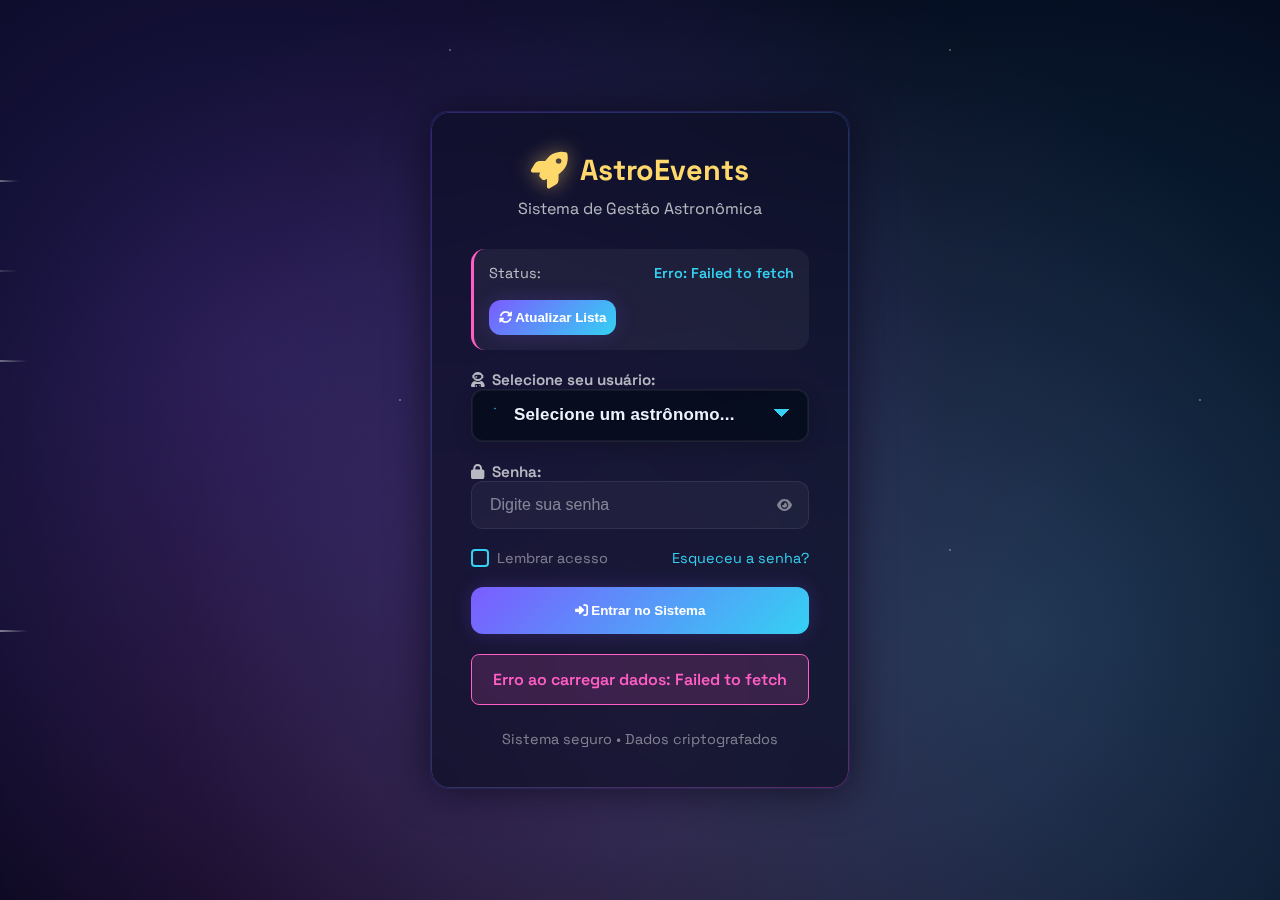
<file: agenda-inteligente-urania-main/index.html>
<!DOCTYPE html>
<html lang="pt-BR">
<head>
    <meta charset="UTF-8">
    <meta name="viewport" content="width=device-width, initial-scale=1.0">
    <title>Calendário de Eventos - Astrônomos</title>
    <link rel="stylesheet" href="public/css/main-responsive.css">
    <link rel="stylesheet" href="public/css/style.css">
    <link rel="stylesheet" href="public/css/docs-urania.css">
    <link rel="stylesheet" href="https://cdnjs.cloudflare.com/ajax/libs/font-awesome/6.4.0/css/all.min.css">
</head>
<body>
    <!-- Fundo galáctico (coeso com a Agenda Urânia) -->
    <div class="space-layer stars"></div>
    <div class="space-layer twinkle"></div>
    <div class="space-layer nebula"></div>
    <div class="space-layer galaxies"></div>

    <div class="container">
        <header>
            <h1>🌌 Agenda do Astrônomo</h1>
            <a href="account.html" class="nav-button" title="Minha Conta"><i class="fas fa-user-astronaut"></i> Minha Conta</a>
        </header>
        
        <div class="navigation">
            <a href="index.html" class="nav-button active"><i class="fas fa-calendar-alt"></i> Agenda</a>
            <a href="feedbacks.html" class="nav-button"><i class="fas fa-comment-dots"></i> Feedbacks</a>
            <a href="despesas.html" class="nav-button"><i class="fas fa-file-invoice-dollar"></i> Despesas</a>
            <a href="historico.html" class="nav-button"><i class="fas fa-history"></i> Históricos</a>
            <a href="login.html" class="nav-button"><i class="fas fa-right-to-bracket"></i> Entrar</a>
        </div>

        <div class="webhook-status" id="webhook-status">
            <div class="event-detail">
                <i>🔗</i>
                <span><strong>Webhook:</strong> <span id="webhook-url">https://urania-planetario-n8n.mmjkgs.easypanel.host/webhook/agenda-astronomos</span></span>
            </div>
            <div class="event-detail">
                <i>📡</i>
                <span><strong>Status:</strong> <span id="connection-status">Aguardando dados...</span></span>
            </div>
        </div>
        
        <div class="stats">
            <div class="stat-item">
                <div class="stat-value" id="total-events">0</div>
                <div class="stat-label">Total de Eventos</div>
            </div>
            <div class="stat-item">
                <div class="stat-value" id="total-revenue">R$ 0</div>
                <div class="stat-label">Faturamento Estimado (período selecionado)</div>
            </div>
            <div class="stat-item">
                <div class="stat-value" id="finalized-events">0</div>
                <div class="stat-label">Eventos Finalizados</div>
            </div>
            <div class="stat-item">
                <div class="stat-value" id="actual-revenue-day">R$ 0</div>
                <div class="stat-label">Faturamento (Dia) - Finalizados</div>
            </div>
            <div class="stat-item">
                <div class="stat-value" id="actual-revenue-week">R$ 0</div>
                <div class="stat-label">Faturamento (Semana) - Finalizados</div>
            </div>
            <div class="stat-item">
                <div class="stat-value" id="actual-revenue-month">R$ 0</div>
                <div class="stat-label">Faturamento (Mês) - Finalizados</div>
            </div>
            <div class="stat-item">
                <div class="stat-value" id="cities-visited">0</div>
                <div class="stat-label">Cidades visitadas</div>
            </div>
            <div class="stat-item">
                <div class="stat-value" id="next-event">—</div>
                <div class="stat-label">Próximo evento</div>
            </div>
        </div>
        
        <div class="main-content">
            <section class="calendar-section">
                <h2 class="section-title">📅 Calendário</h2>
                <div class="calendar-header">
                    <button class="calendar-nav" id="prev-month">← Mês Anterior</button>
                    <h3 id="current-month">Carregando...</h3>
                    <button class="calendar-nav" id="next-month">Próximo Mês →</button>
                </div>
                <table class="calendar" id="calendar">
                    <thead>
                        <tr>
                            <th>Dom</th>
                            <th>Seg</th>
                            <th>Ter</th>
                            <th>Qua</th>
                            <th>Qui</th>
                            <th>Sex</th>
                            <th>Sáb</th>
                        </tr>
                    </thead>
                    <tbody id="calendar-body">
                        <!-- O calendário será gerado dinamicamente com JavaScript -->
                    </tbody>
                </table>

                <!-- Painel de Localização Atual do Astrônomo -->
                <div class="location-panel" id="location-panel" style="margin-top: 14px; border:1px solid var(--glass-border); border-radius:12px; padding:12px; background: linear-gradient(180deg, rgba(12,14,34,0.35), rgba(6,8,22,0.45));">
                    <div class="form-group" style="display:flex; gap:10px; align-items:center; flex-wrap:wrap;">
                        <label class="form-label" for="current-manual-city" style="margin:0;">Estou em:</label>
                        <input class="form-input" id="current-manual-city" type="text" placeholder="Cidade" style="max-width:260px;" />
                        <input class="form-input" id="current-manual-uf" type="text" placeholder="UF" maxlength="2" style="max-width:80px; text-transform:uppercase;" />
                        <button class="btn btn-secondary" id="btn-use-geolocation"><i class="fas fa-location-crosshairs"></i> Usar minha localização atual</button>
                        <button class="btn btn-secondary" id="btn-save-location"><i class="fas fa-save"></i> Salvar</button>
                        <span id="current-location-status" class="faint"></span>
                    </div>
                </div>

                <!-- Painel de Informações do Dia Selecionado -->
                <div class="day-info-panel" id="day-info-panel" style="margin-top: 12px; border:1px solid var(--glass-border); border-radius:12px; padding:12px; background: linear-gradient(180deg, rgba(12,14,34,0.35), rgba(6,8,22,0.45));">
                    <div class="empty-state">
                        <i>🗓️</i>
                        <p>Selecione um dia no calendário para ver os eventos.</p>
                    </div>
                </div>
            </section>
            
            <section class="events-section">
                <h2 class="section-title">📋 Eventos</h2>
                <div class="filters">
                    <div class="filter-group">
                        <label class="filter-label" for="city-select">Filtrar por cidade:</label>
                        <select class="filter-select" id="city-select">
                            <option value="all">Todas as cidades</option>
                            <!-- As opções serão preenchidas dinamicamente -->
                        </select>
                    </div>
                    <div class="period-filter" id="period-filter">
                        <div class="period-button" data-period="dia">Dia</div>
                        <div class="period-button" data-period="semana">Semana</div>
                        <div class="period-button active" data-period="mes">Mês</div>
                    </div>
                </div>
                <div class="events-list" id="events-list">
                    <div class="empty-state">
                        <i>🌌</i>
                        <p>Aguardando dados do webhook...</p>
                    </div>
                </div>
                <button class="refresh-button" id="refresh-button">
                    <span class="button-text">Buscar Dados do Webhook</span>
                </button>
                <!-- Seção: Eventos pendentes de finalizar (abaixo do botão verde) -->
                <div class="events-list" id="pending-events">
                    <!-- Renderizado dinamicamente em renderEvents() -->
                </div>
            </section>
        </div>
    </div>
    
    <div class="notification" id="notification"></div>

    <!-- Modal de Detalhes do Evento -->
    <div class="modal" id="event-modal" aria-hidden="true" role="dialog">
        <div class="modal-content" role="document">
            <button class="close-btn" id="event-modal-close" aria-label="Fechar">&times;</button>
            <div id="event-modal-body"></div>
        </div>
    </div>

    <!-- Modal: Lançar Despesas -->
    <div class="modal" id="expenses-modal" aria-hidden="true" role="dialog">
        <div class="modal-content" role="document">
            <button class="close-btn" id="expenses-modal-close" aria-label="Fechar">&times;</button>
            <div class="modal-title"><i class="fas fa-file-invoice-dollar"></i> Lançar Despesas</div>
            <form id="expenses-form" class="form-grid">
                <input type="hidden" id="exp-id-evento" />
                <div class="form-group">
                    <label class="form-label" for="exp-combustivel">Combustível (R$)</label>
                    <input class="form-input" id="exp-combustivel" type="number" step="0.01" min="0" placeholder="0,00" />
                </div>
                <div class="form-group">
                    <label class="form-label" for="exp-hospedagem">Hospedagem (R$)</label>
                    <input class="form-input" id="exp-hospedagem" type="number" step="0.01" min="0" placeholder="0,00" />
                </div>
                <div class="form-group">
                    <label class="form-label" for="exp-alimentacao">Alimentação (R$)</label>
                    <input class="form-input" id="exp-alimentacao" type="number" step="0.01" min="0" placeholder="0,00" />
                </div>
                <div class="form-group">
                    <label class="form-label" for="exp-pedagios">Pedágios (R$)</label>
                    <input class="form-input" id="exp-pedagios" type="number" step="0.01" min="0" placeholder="0,00" />
                </div>
                <div class="form-group">
                    <label class="form-label" for="exp-monitor">Monitor (R$)</label>
                    <input class="form-input" id="exp-monitor" type="number" step="0.01" min="0" placeholder="0,00" />
                </div>
                <div class="form-group">
                    <label class="form-label" for="exp-outros">Outros (R$)</label>
                    <input class="form-input" id="exp-outros" type="number" step="0.01" min="0" placeholder="0,00" />
                </div>
                <div class="controls" style="margin-top: 8px; gap:8px; display:flex; flex-wrap: wrap;">
                    <button type="submit" class="btn btn-secondary" id="exp-submit"><i class="fas fa-paper-plane"></i> Enviar</button>
                    <button type="button" class="btn btn-secondary" id="exp-cancel">Cancelar</button>
                </div>
            </form>
        </div>
    </div>

    <!-- Modal: Localização Manual -->
    <div class="modal" id="location-modal" aria-hidden="true" role="dialog">
        <div class="modal-content" role="document">
            <button class="close-btn" id="location-modal-close" aria-label="Fechar">&times;</button>
            <div class="modal-title"><i class="fas fa-location-dot"></i> Informar Localização Atual</div>
            <p>Não foi possível obter sua localização automaticamente. Informe manualmente sua cidade e UF.</p>
            <form id="manual-location-form" class="form-grid">
                <input type="hidden" id="loc-id-evento" />
                <input type="hidden" id="loc-destino" />
                <div class="form-group">
                    <label class="form-label" for="manual-city">Cidade atual</label>
                    <input class="form-input" id="manual-city" type="text" placeholder="Ex: Araranguá" required />
                </div>
                <div class="form-group">
                    <label class="form-label" for="manual-uf">UF</label>
                    <input class="form-input" id="manual-uf" type="text" placeholder="Ex: SC" maxlength="2" required />
                </div>
                <div class="controls" style="margin-top: 8px; gap:8px; display:flex; flex-wrap: wrap;">
                    <button type="submit" class="btn btn-secondary" id="loc-submit"><i class="fas fa-paper-plane"></i> Enviar</button>
                    <button type="button" class="btn btn-secondary" id="loc-cancel">Cancelar</button>
                </div>
            </form>
        </div>
    </div>

    <script>
        // Elementos DOM
        const calendarBody = document.getElementById('calendar-body');
        const currentMonthElement = document.getElementById('current-month');
        const prevMonthButton = document.getElementById('prev-month');
        const nextMonthButton = document.getElementById('next-month');
        const eventsList = document.getElementById('events-list');
        const pendingEventsElement = document.getElementById('pending-events');
        const citySelect = document.getElementById('city-select');
        const refreshButton = document.getElementById('refresh-button');
        const notification = document.getElementById('notification');
        const totalEventsElement = document.getElementById('total-events');
        const totalRevenueElement = document.getElementById('total-revenue'); // Faturamento Estimado (período)
        const finalizedEventsElement = document.getElementById('finalized-events');
        const actualRevenueDayElement = document.getElementById('actual-revenue-day');
        const actualRevenueWeekElement = document.getElementById('actual-revenue-week');
        const actualRevenueMonthElement = document.getElementById('actual-revenue-month');
        const citiesVisitedElement = document.getElementById('cities-visited');
        const nextEventElement = document.getElementById('next-event');
        const connectionStatus = document.getElementById('connection-status');
        const webhookStatus = document.getElementById('webhook-status');
        // Painel localização atual
        const currentLocationInput = document.getElementById('current-location-text');
        const currentCityInput = document.getElementById('current-manual-city');
        const currentUfInput = document.getElementById('current-manual-uf');
        const btnUseGeolocation = document.getElementById('btn-use-geolocation');
        const btnSaveLocation = document.getElementById('btn-save-location');
        const currentLocationStatus = document.getElementById('current-location-status');
        // Painel de info do dia
        const dayInfoPanel = document.getElementById('day-info-panel');
        const periodFilterEl = document.getElementById('period-filter');

        // Configuração do Webhook (novo endpoint)
        const AGENDA_WEBHOOK_URL = 'https://urania-planetario-n8n.mmjkgs.easypanel.host/webhook/agenda-astronomos';

        // Estado da aplicação
        let currentDate = new Date();
        let selectedDate = null;
        let filteredCity = 'all';
        let eventsData = [];
        let currentModalEvent = null;
        let calendarOccurrences = [];
        const groupColors = new Map(); // groupId -> color
        let viewPeriod = 'mes'; // 'dia' | 'semana' | 'mes'
        // Geolocalização atual (estado)
        let lastKnownPosition = null; // { lat, lng }
        let currentLocationSentWithNext = false;
        let manualLocationEvent = null;
        const routeInfoCache = new Map();
        const routeInfoPromises = new Map();
        let routeRefreshScheduled = false;

        function parseRouteNumber(raw){
            if (raw == null) return null;
            const cleaned = String(raw).replace(',', '.').trim();
            if (!cleaned) return null;
            const parsed = Number.parseFloat(cleaned);
            return Number.isFinite(parsed) ? parsed : null;
        }
        function readNested(obj, path){
            if (!obj || !path) return undefined;
            return path.split('.').reduce((acc, part)=>{
                if (acc && typeof acc === 'object') return acc[part];
                return undefined;
            }, obj);
        }
        function findCoordinates(ev, candidates){
            for (const [latPath, lngPath] of candidates){
                const lat = parseRouteNumber(readNested(ev, latPath));
                const lng = parseRouteNumber(readNested(ev, lngPath));
                if (lat != null && lng != null) return { lat, lng };
            }
            return null;
        }
        function getEventOriginCoords(ev){
            const originCandidates = [
                ['origem_lat','origem_lon'],
                ['origem_latitude','origem_longitude'],
                ['origem_latitud','origem_longitud'],
                ['origem.latitude','origem.longitude'],
                ['origem.lat','origem.lng'],
                ['origem.lat','origem.lon'],
                ['origem.y','origem.x'],
                ['coordenadas_origem.lat','coordenadas_origem.lng'],
                ['coordenadas_origem.lat','coordenadas_origem.lon'],
                ['origem.latitude','origem.lon']
            ];
            return findCoordinates(ev, originCandidates);
        }
        function getEventDestinationCoords(ev){
            const destinationCandidates = [
                ['destino_lat','destino_lon'],
                ['destino_latitude','destino_longitude'],
                ['destino_latitud','destino_longitud'],
                ['destino.latitude','destino.longitude'],
                ['destino.lat','destino.lng'],
                ['destino.lat','destino.lon'],
                ['destino.y','destino.x'],
                ['latitude_destino','longitude_destino'],
                ['lat_destino','lng_destino'],
                ['lat','lng'],
                ['latitude','longitude'],
                ['destino_lat','destino_long'],
                ['destino_latitude','destino_long'],
                ['coordenadas.lat','coordenadas.lng'],
                ['coordenadas.lat','coordenadas.lon'],
                ['destino.latitude','destino.long']
            ];
            return findCoordinates(ev, destinationCandidates);
        }
        function formatRouteKey(origin, destination){
            const formatCoord = (value)=> Number(value).toFixed(6);
            return `${formatCoord(origin.lat)},${formatCoord(origin.lng)}|${formatCoord(destination.lat)},${formatCoord(destination.lng)}`;
        }
        function formatDurationText(seconds){
            if (!Number.isFinite(seconds)) return '—';
            const minutes = Math.round(seconds / 60);
            if (minutes >= 60){
                const hrs = Math.floor(minutes / 60);
                const mins = minutes % 60;
                return `${hrs}h ${mins}m`;
            }
            return `${minutes} min`;
        }
        function formatDistanceText(km){
            if (!Number.isFinite(km)) return '—';
            return `${km.toFixed(1)} km`;
        }
        function formatCurrencyBr(value){
            if (!Number.isFinite(value)) return '—';
            return 'R$ ' + value.toLocaleString('pt-BR', { minimumFractionDigits:2, maximumFractionDigits:2 });
        }
        function scheduleRouteRefresh(){
            if (routeRefreshScheduled) return;
            routeRefreshScheduled = true;
            setTimeout(()=>{
                routeRefreshScheduled = false;
                renderEvents();
                renderDayInfoPanel();
            }, 25);
        }
        // Geocodificação simples via Nominatim (cidade + UF → lat/lng)
        async function geocodeCityUF(city, uf){
            try{
                const q = `${String(city||'').trim()} ${String(uf||'').trim()}`.trim();
                if (!q) return null;
                const url = `https://nominatim.openstreetmap.org/search?format=jsonv2&limit=1&countrycodes=br&q=${encodeURIComponent(q)}&addressdetails=1`;
                const resp = await fetch(url, { headers: { 'Accept':'application/json' } });
                if (!resp.ok) return null;
                const arr = await resp.json();
                if (!Array.isArray(arr) || arr.length===0) return null;
                const item = arr[0];
                const lat = parseRouteNumber(item.lat);
                const lng = parseRouteNumber(item.lon);
                if (lat==null || lng==null) return null;
                return { lat, lng };
            }catch(_){ return null; }
        }
        async function fetchRouteFromOSRM(origin, destination){
            const url = `https://router.project-osrm.org/route/v1/driving/${origin.lng},${origin.lat};${destination.lng},${destination.lat}?overview=false&steps=true`;
            const resp = await fetch(url);
            if (!resp.ok) throw new Error(`OSRM ${resp.status}`);
            const payload = await resp.json();
            const route = (payload && Array.isArray(payload.routes) && payload.routes[0]) || null;
            if (!route || !Number.isFinite(route.distance) || !Number.isFinite(route.duration)) throw new Error('Rota não encontrada');
            return {
                distanceKm: route.distance / 1000,
                durationSec: route.duration
            };
        }
        function getOriginLabel(ev){
            return (ev.cidade_origem || ev.origem || ev.origem_cidade || ev.cidade || 'Origem');
        }
        function getDestinationLabel(ev){
            return (ev.cidade_destino || ev.destino || ev.cidade || ev.local_instalacao || 'Destino');
        }
        function buildRouteInfoEntity(ev, { key, originLabel, destinationLabel, originCoords, destinationCoords, distanceKm, durationSec, error=null }){
            const fuelData = extractFuelDataFromEvent(ev);
            const liters = (distanceKm && fuelData.consumo_km_l) ? distanceKm / fuelData.consumo_km_l : null;
            const cost = (liters != null && fuelData.valor_litro != null) ? liters * fuelData.valor_litro : null;
            return {
                key,
                originLabel,
                destinationLabel,
                originCoords,
                destinationCoords,
                distanceKm,
                durationSec,
                distanceText: distanceKm != null ? formatDistanceText(distanceKm) : '—',
                durationText: durationSec != null ? formatDurationText(durationSec) : '—',
                fuelConsumption: fuelData.consumo_km_l,
                fuelValue: fuelData.valor_litro,
                fuelLiters: liters,
                fuelCost: cost,
                error
            };
        }
        async function requestRouteInfoForEvent(ev, { originOverride=null, originLabelOverride=null, forceOverride=false } = {}){
            const origin = originOverride ?? getEventOriginCoords(ev);
            const destination = getEventDestinationCoords(ev);
            const targetProp = originOverride ? 'routeInfoOverride' : 'routeInfo';
            if (!origin || !destination){
                const errorInfo = {
                    key: origin && destination ? formatRouteKey(origin, destination) : null,
                    originLabel: originLabelOverride || getOriginLabel(ev),
                    destinationLabel: getDestinationLabel(ev),
                    originCoords: origin || null,
                    destinationCoords: destination || null,
                    error: 'Coordenadas insuficientes',
                    distanceKm: null,
                    durationSec: null
                };
                ev[targetProp] = errorInfo;
                return errorInfo;
            }
            const key = formatRouteKey(origin, destination);
            const label = originLabelOverride || getOriginLabel(ev);
            const destLabel = getDestinationLabel(ev);
            const existing = ev[targetProp];
            if (existing && existing.key === key && !forceOverride) return existing;
            const cached = routeInfoCache.get(key);
            if (cached){
                const info = { ...cached, key, originLabel: label, destinationLabel: destLabel, originCoords: origin, destinationCoords: destination };
                ev[targetProp] = info;
                return info;
            }
            // Fallback do payload só deve ser usado na rota padrão (origem do próprio evento).
            // Quando houver originOverride (localização atual), precisamos forçar o cálculo via OSRM
            // para refletir a distância REAL da posição atual até o destino.
            const fallbackDist = parseRouteNumber(ev.distancia_km ?? ev.distancia);
            const fallbackDurationMin = parseRouteNumber(ev.duracao_minutos ?? ev.duracao);
            if (!originOverride && fallbackDist != null && fallbackDurationMin != null){
                const info = buildRouteInfoEntity(ev, {
                    key,
                    originLabel: label,
                    destinationLabel: destLabel,
                    originCoords: origin,
                    destinationCoords: destination,
                    distanceKm: fallbackDist,
                    durationSec: fallbackDurationMin * 60,
                    error: null
                });
                routeInfoCache.set(key, info);
                ev[targetProp] = info;
                scheduleRouteRefresh();
                return info;
            }
            const promiseKey = `${key}:${originOverride?'override':'default'}`;
            if (routeInfoPromises.has(promiseKey)){
                return routeInfoPromises.get(promiseKey);
            }
            const promise = fetchRouteFromOSRM(origin, destination)
                .then(route => {
                    const info = buildRouteInfoEntity(ev, {
                        key,
                        originLabel: label,
                        destinationLabel: destLabel,
                        originCoords: origin,
                        destinationCoords: destination,
                        distanceKm: route.distanceKm,
                        durationSec: route.durationSec,
                        error: null
                    });
                    routeInfoCache.set(key, info);
                    ev[targetProp] = info;
                    scheduleRouteRefresh();
                    return info;
                })
                .catch(err => {
                    const errorInfo = {
                        key,
                        originLabel: label,
                        destinationLabel: destLabel,
                        originCoords: origin,
                        destinationCoords: destination,
                        error: err.message || 'Não foi possível calcular a rota',
                        distanceKm: null,
                        durationSec: null
                    };
                    ev[targetProp] = errorInfo;
                    scheduleRouteRefresh();
                    return errorInfo;
                })
                .finally(()=>{
                    routeInfoPromises.delete(promiseKey);
                });
            routeInfoPromises.set(promiseKey, promise);
            return promise;
        }
        function ensureRouteInfoForAllEvents(){
            eventsData.forEach(ev => {
                if (!ev.routeInfo){
                    requestRouteInfoForEvent(ev);
                }
            });
        }
        function buildRouteInfoHtml(event, providedInfo){
            const info = providedInfo || event.routeInfoOverride || event.routeInfo;
            const originLabel = (info && info.originLabel) ? info.originLabel : getOriginLabel(event);
            const destinationLabel = (info && info.destinationLabel) ? info.destinationLabel : getDestinationLabel(event);
            const distanceText = info ? (info.distanceText || '—') : 'Calculando rota...';
            const durationText = info ? (info.durationText || '—') : 'Calculando rota...';
            const fuelMeta = event._fuelData || (event._fuelData = extractFuelDataFromEvent(event));
            const consumption = info?.fuelConsumption ?? fuelMeta.consumo_km_l;
            const fuelCost = info?.fuelCost;
            const fuelValue = info?.fuelValue ?? fuelMeta.valor_litro;
            const fuelCostLabel = fuelCost != null ? formatCurrencyBr(fuelCost) : (info ? '—' : 'Aguardando rota');
            const consumptionLabel = consumption != null ? `${consumption.toFixed(1)} km/l` : '—';
            const statusMessage = info?.error ? `<div style="margin-top:6px;font-size:0.8rem;color:var(--danger-color,#ff8080);">⚠️ ${info.error}</div>` : '';
            const exp = extractExpenseEstimates(event, info);
            const expLines = `
                <div class="event-route-row" style="display:flex; justify-content:space-between; font-size:0.85rem;">
                    <span>Hospedagem</span><span>${exp.hospedagem!=null?formatCurrencyBr(exp.hospedagem):'—'}</span>
                </div>
                <div class="event-route-row" style="display:flex; justify-content:space-between; font-size:0.85rem;">
                    <span>Combustível</span><span>${exp.combustivel!=null?formatCurrencyBr(exp.combustivel):fuelCostLabel}</span>
                </div>
                <div class="event-route-row" style="display:flex; justify-content:space-between; font-size:0.85rem;">
                    <span>Alimentação</span><span>${exp.alimentacao!=null?formatCurrencyBr(exp.alimentacao):'—'}</span>
                </div>
                <div class="event-route-row" style="display:flex; justify-content:space-between; font-size:0.85rem;">
                    <span>Pedágios</span><span>${exp.pedagios!=null?formatCurrencyBr(exp.pedagios):'—'}</span>
                </div>
                <div class="event-route-row" style="display:flex; justify-content:space-between; font-size:0.85rem;">
                    <span>Monitor</span><span>${exp.monitor!=null?formatCurrencyBr(exp.monitor):'—'}</span>
                </div>
                <hr style="border:none;border-top:1px solid var(--glass-border);margin:6px 0;" />
                <div class="event-route-row" style="display:flex; justify-content:space-between; font-weight:600;">
                    <span>Total estimado</span><span>${exp.total!=null?formatCurrencyBr(exp.total): (fuelCost!=null?formatCurrencyBr(fuelCost):'—')}</span>
                </div>`;
            // Resumo financeiro: 26% do valor_total menos despesas
            const valorTotalEvento = (function(){ try{ return parseCurrencyBR(event.valor_total); }catch(_){ return null; } })();
            const parcelaAstronomo = Number.isFinite(valorTotalEvento) ? valorTotalEvento * 0.26 : null;
            const totalDespesas = Number.isFinite(exp.total) ? exp.total : null;
            const liquidoAstronomo = (parcelaAstronomo!=null) ? (parcelaAstronomo - (totalDespesas||0)) : null;
            return `
            <div class="event-route" style="margin-top:12px; padding:10px; border-radius:10px; border:1px solid var(--glass-border); background:rgba(255,255,255,0.02);">
                <div class="event-route-row" style="display:flex; justify-content:space-between; font-size:0.9rem;">
                    <strong style="font-weight:600;">Origem</strong>
                    <span>${originLabel}</span>
                </div>
                <div class="event-route-row" style="display:flex; justify-content:space-between; font-size:0.9rem;">
                    <strong style="font-weight:600;">Destino</strong>
                    <span>${destinationLabel}</span>
                </div>
                <div class="event-route-row" style="display:flex; justify-content:space-between; font-size:0.85rem; margin-top:6px;">
                    <span>Distância</span>
                    <span>${distanceText}</span>
                </div>
                <div class="event-route-row" style="display:flex; justify-content:space-between; font-size:0.85rem;">
                    <span>Duração</span>
                    <span>${durationText}</span>
                </div>
                <div class="event-route-row" style="display:flex; justify-content:space-between; font-size:0.85rem;">
                    <span>Consumo</span>
                    <span>${consumptionLabel}</span>
                </div>
                <div class="event-route-row" style="display:flex; justify-content:space-between; font-size:0.85rem;">
                    <span>Combustível total</span>
                    <span>${fuelCostLabel}</span>
                </div>
                ${statusMessage}
            </div>
            <div class="event-route" style="margin-top:8px; padding:10px; border-radius:10px; border:1px solid var(--glass-border); background:rgba(255,255,255,0.02);">
                <div class="event-route-row" style="display:flex; justify-content:space-between; font-size:0.9rem;">
                    <strong style="font-weight:600;">Despesas estimadas</strong>
                    <span></span>
                </div>
                ${expLines}
            </div>
            <div class="event-route" style="margin-top:8px; padding:10px; border-radius:10px; border:1px solid var(--glass-border); background:rgba(255,255,255,0.02);">
                <div class="event-route-row" style="display:flex; justify-content:space-between; font-size:0.9rem;">
                    <strong style="font-weight:600;">Resumo financeiro</strong>
                    <span></span>
                </div>
                <div class="event-route-row" style="display:flex; justify-content:space-between; font-size:0.85rem;">
                    <span>Valor total do evento</span><span>${Number.isFinite(valorTotalEvento)?formatCurrencyBr(valorTotalEvento):'—'}</span>
                </div>
                <div class="event-route-row" style="display:flex; justify-content:space-between; font-size:0.85rem;">
                    <span>Astrônomo (26%)</span><span>${parcelaAstronomo!=null?formatCurrencyBr(parcelaAstronomo):'—'}</span>
                </div>
                <div class="event-route-row" style="display:flex; justify-content:space-between; font-size:0.85rem;">
                    <span>Despesas estimadas</span><span>${totalDespesas!=null?formatCurrencyBr(totalDespesas):'—'}</span>
                </div>
                <hr style="border:none;border-top:1px solid var(--glass-border);margin:6px 0;" />
                <div class="event-route-row" style="display:flex; justify-content:space-between; font-weight:600;">
                    <span>Líquido estimado (26% - despesas)</span><span>${liquidoAstronomo!=null?formatCurrencyBr(liquidoAstronomo):'—'}</span>
                </div>
            </div>`;
        }
        function extractExpenseEstimates(ev, routeInfo){
            try{
                const diarias = (function(){
                    const raw = ev?.numero_de_diarias ?? ev?.numero_diarias ?? ev?.diarias; 
                    const n = parseInt(String(raw??'').replace(/\D+/g,''),10);
                    return Number.isFinite(n)&&n>0 ? n : 1;
                })();
                const pick = (...keys)=>{
                    for (const k of keys){
                        const v = readNested(ev, k) ?? ev[k];
                        const n = parseRouteNumber(v);
                        if (n!=null) return n;
                    }
                    return null;
                };
                // combustivel: preferir rota calculada
                let combustivel = (routeInfo && routeInfo.fuelCost!=null) ? routeInfo.fuelCost : null;
                if (combustivel==null){ combustivel = pick('custo_total_combustivel','gasto_combustivel','gasto_combustivel_media'); }
                // hospedagem por diária * diarias
                const hospDia = pick('valor_diaria_hospedagem','diaria_hospedagem','diaria_hospedagem_media');
                const hospedagem = hospDia!=null ? hospDia * diarias : null;
                // alimentacao por diária * diarias
                const alimDia = pick('valor_diario_alimentacao','alimentacao_diaria','alimentacao_diaria_media');
                const alimentacao = alimDia!=null ? alimDia * diarias : null;
                const pedagios = pick('pedagios','pedagios_media');
                const monitor = pick('monitor','monitor_media');
                const parts = [combustivel, hospedagem, alimentacao, pedagios, monitor].filter(v=>Number.isFinite(v));
                const total = parts.length ? parts.reduce((a,b)=>a+b,0) : null;
                return { combustivel, hospedagem, alimentacao, pedagios, monitor, total };
            }catch(_){ return { combustivel:null, hospedagem:null, alimentacao:null, pedagios:null, monitor:null, total:null }; }
        }
        function overrideNextEventOriginCoords(lat, lng, nextEvent){
            const target = nextEvent || getNextUpcomingEvent(new Date());
            if (!target) return;
            const loc = loadAstronomerLocation();
            const label = loc?.resolved_city || loc?.text || 'Minha localização atual';
            target.cidade_origem = label;
            target.origem_lat = lat;
            target.origem_lon = lng;
            target.coordenadas_origem = { lat, lng };
            requestRouteInfoForEvent(target, { originOverride: { lat, lng }, originLabelOverride: label, forceOverride: true });
        }

        function parseFuelValue(raw){
            if (raw == null) return null;
            const cleaned = String(raw).replace(',', '.').trim();
            if (!cleaned) return null;
            const parsed = parseFloat(cleaned);
            return Number.isFinite(parsed) && parsed > 0 ? parsed : null;
        }
        function extractFuelDataFromEvent(ev){
            if (!ev || typeof ev !== 'object') return {};
            const data = {};
            const consumo = parseFuelValue(ev.consumo_km_l ?? ev.km_por_litro ?? ev.km_per_liter);
            if (consumo != null) data.consumo_km_l = consumo;
            const valor = parseFuelValue(ev.valor_litro ?? ev.valor_litro_real ?? ev.preco_litro);
            if (valor != null) data.valor_litro = valor;
            return data;
        }
        function attachEventFuelParams(params, ev){
            const fuel = extractFuelDataFromEvent(ev);
            if (fuel.consumo_km_l != null) params.consumo_km_l = fuel.consumo_km_l;
            if (fuel.valor_litro != null) params.valor_litro = fuel.valor_litro;
        }
        function loadAstronomerLocation(){ try{ const raw = localStorage.getItem('astronomo_location'); return raw ? JSON.parse(raw) : null; }catch(_){ return null; } }
        function saveAstronomerLocation(obj){ try{ localStorage.setItem('astronomo_location', JSON.stringify({ ...obj, ts: Date.now() })); }catch(_){}}
        function updateLocationStatus(){
            const loc = loadAstronomerLocation();
            if (!loc){ currentLocationStatus.textContent = 'Sem localização definida'; return; }
            const isLatLngText = (s)=> /^\s*-?\d{1,3}(?:[\.,]\d+)?\s*,\s*-?\d{1,3}(?:[\.,]\d+)?\s*$/.test(String(s||''));
            const city = loc.resolved_city || (!isLatLngText(loc.text) ? loc.text : '');
            if (city){
                currentLocationStatus.textContent = `Estou em ${city}`;
                if (currentLocationInput && loc.text) currentLocationInput.value = loc.text;
                if (currentCityInput) currentCityInput.value = city;
                if (currentUfInput && loc.text){
                    const m = /-\s*([A-Za-z]{2})$/.exec(String(loc.text));
                    if (m) currentUfInput.value = m[1].toUpperCase();
                }
                return;
            }
            const parts = [];
            if (loc.text) parts.push(loc.text);
            if (loc.lat != null && loc.lng != null) parts.push(`(${Number(loc.lat).toFixed(5)}, ${Number(loc.lng).toFixed(5)})`);
            currentLocationStatus.textContent = parts.length ? `Local atual: ${parts.join(' ')}` : 'Local atual definido';
            if (loc.text && currentLocationInput) currentLocationInput.value = loc.text;
        }
        // Extrai nome de cidade a partir da resposta do webhook obter_localizacao
        function extractCityFromLocationResponse(resp){
            try{
                const pickCity = (obj)=>{
                    if (!obj || typeof obj !== 'object') return '';
                    return obj.cidade || obj.nome || obj.label || obj.endereco || '';
                };
                const clean = (s)=> String(s||'').replace(/\s*-\s*[A-Z]{2}$/,'').trim();
                if (Array.isArray(resp)){
                    for (const it of resp){
                        const c = extractCityFromLocationResponse(it); if (c) return c;
                    }
                    return '';
                }
                if (!resp || typeof resp !== 'object') return '';
                const fields = ['cidade_origem','origem_cidade','cidade_base','cidade','current_city','city','origem_nome','origem_label'];
                for (const k of fields){
                    const v = resp[k];
                    if (typeof v === 'string' && v.trim()) return clean(v);
                }
                if (resp.origem){
                    const o = resp.origem;
                    if (typeof o === 'string' && o.trim()) return clean(o);
                    const oc = pickCity(o); if (oc) return clean(oc);
                }
                if (resp.local_atual && typeof resp.local_atual === 'string') return clean(resp.local_atual);
                return '';
            }catch(_){ return ''; }
        }
        function setResolvedCity(city){
            const c = String(city||'').trim(); if (!c) return;
            const loc = loadAstronomerLocation() || {};
            loc.resolved_city = c;
            // Se o texto salvo for vazio ou parecer lat/lng, substitui por cidade para exibir melhor
            if (!loc.text || /^\s*-?\d+(?:[\.,]\d+)?\s*,/.test(String(loc.text))) loc.text = c;
            saveAstronomerLocation(loc);
            updateLocationStatus();
        }
        // Util: próxima visita (evento não-finalizado mais próximo no tempo)
        function getEventDate(ev){
            const raw = ev?.data_e_hora_do_agendamento || ev?.data_agendamento || ev?.data || ev?.date;
            const d = new Date(raw);
            return isNaN(d.getTime()) ? null : d;
        }
        function getNextUpcomingEvent(now=new Date()){
            try{
                const upcoming = eventsData
                    .filter(ev => !isFinalized(ev))
                    .map(ev => ({ ev, d: getEventDate(ev) }))
                    .filter(x => x.d && x.d > now)
                    .sort((a,b)=> a.d - b.d);
                return upcoming.length ? upcoming[0].ev : null;
            }catch(_){ return null; }
        }
        function getDestinationForEvent(ev){
            const destLat = parseFloat(ev?.destino_lat ?? ev?.lat ?? ev?.latitude);
            const destLng = parseFloat(ev?.destino_lon ?? ev?.lng ?? ev?.longitude);
            const hasCoords = !Number.isNaN(destLat) && !Number.isNaN(destLng);
            const text = [ev?.local_instalacao || ev?.endereco || '', ev?.cidade || ''].filter(Boolean).join(', ');
            return { hasCoords, destLat, destLng, text };
        }
        async function sendCurrentLocationWithNextDestination(lat, lng){
            const s = getLoggedSession();
            const next = getNextUpcomingEvent(new Date());
            overrideNextEventOriginCoords(lat, lng, next);
            const paramsBase = {
                current_lat: lat,
                current_lng: lng,
                current_location: `${lat},${lng}`
            };
            const paramsWithUser = (s?.id_astronomo != null) ? { ...paramsBase, id_astronomo: s.id_astronomo } : paramsBase;
            let params = { ...paramsWithUser };
            if (next){
                const dest = getDestinationForEvent(next);
                if (dest.hasCoords){ params.destino_lat = dest.destLat; params.destino_lon = dest.destLng; }
                if (dest.text){ params.destino = dest.text; }
            }
            attachEventFuelParams(params, next);
            const resp = await callAgendaWebhook('obter_localizacao', params);
            const city = extractCityFromLocationResponse(resp);
            if (city) setResolvedCity(city);
            currentLocationSentWithNext = true;
        }
        // Solicita geolocalização do navegador (mostra popup de permissão) quando útil
        async function attemptAutoGeolocation(){
            try{
                const saved = loadAstronomerLocation();
                if (saved && (saved.lat != null && saved.lng != null)) return; // já temos coords
                if (!('geolocation' in navigator)) return;
                // Se Permissions API disponível, consulta estado para evitar chamadas desnecessárias
                let canPrompt = true;
                try{
                    if (navigator.permissions && navigator.permissions.query){
                        const status = await navigator.permissions.query({ name: 'geolocation' });
                        canPrompt = (status.state === 'prompt' || status.state === 'granted');
                    }
                }catch(_){ /* sem suporte; continua */ }
                if (!canPrompt) return;
                navigator.geolocation.getCurrentPosition((pos)=>{
                    const { latitude, longitude } = pos.coords;
                    saveAstronomerLocation({ lat: latitude, lng: longitude, text: `${latitude},${longitude}` });
                    updateLocationStatus();
                    // envia silenciosamente via query incluindo destino do próximo evento
                    lastKnownPosition = { lat: latitude, lng: longitude };
                    sendCurrentLocationWithNextDestination(latitude, longitude).catch(()=>{});
                }, (_err)=>{ /* usuário negou ou falhou: mantém silencioso */ }, { enableHighAccuracy:true, timeout:8000, maximumAge:0 });
            }catch(_){ }
        }

        // Sessão do usuário logado (para id_astronomo)
        function getLoggedSession(){
            try{
                const raw = localStorage.getItem('astronomo_session');
                const s = raw ? JSON.parse(raw) : null;
                if (s && s.loggedIn) return s;
            }catch(_){ }
            return null;
        }

        // Util: montar URL com query
        function buildUrl(base, params){
            const usp = new URLSearchParams();
            Object.entries(params||{}).forEach(([k,v])=>{
                if (v !== undefined && v !== null) usp.append(k, String(v));
            });
            const sep = base.includes('?') ? '&' : '?';
            return base + sep + usp.toString();
        }

        // Util: chaves de cache por usuário
        function cacheKey(base){
            const s = getLoggedSession();
            const ns = (s && (s.id_astronomo || s.username || s.usuario)) || 'anon';
            return base + '::' + String(ns).toLowerCase();
        }
        function saveEventsCache(data){
            try{ localStorage.setItem(cacheKey('events_cache'), JSON.stringify({ ts: Date.now(), data })); }catch(_){ }
        }
        function loadEventsCache(){
            try{
                const raw = localStorage.getItem(cacheKey('events_cache'));
                if (!raw) return null;
                const obj = JSON.parse(raw);
                if (!obj || !obj.data) return null;
                return obj.data;
            }catch(_){ return null; }
        }

        // Util: hash + cor única por grupo (HSL) e normalização de chave
        function hashCode(str){ let h=0; for(let i=0;i<str.length;i++){ h=((h<<5)-h)+str.charCodeAt(i); h|=0; } return h; }
        function colorForGroup(id){
            if (groupColors.has(id)) return groupColors.get(id);
            const h = Math.abs(hashCode(String(id))) % 360; // 360 cores possíveis
            const s = 70, l = 55;
            const c = `hsl(${h}, ${s}%, ${l}%)`;
            groupColors.set(id, c);
            return c;
        }
        function normalizeKey(v){
            return String(v ?? '')
                .normalize('NFD')
                .replace(/[\u0300-\u036f]/g, '') // remove acentos
                .toLowerCase()
                .replace(/\s+/g, ' ') // espaços múltiplos
                .replace(/[\-_/.,;:|]+/g, ' ') // pontuações comuns
                .trim();
        }

        // Normalização e agrupamento multi-dia
        function parseNum(v){ const n = parseInt(String(v||'').replace(/\D+/g,''),10); return isNaN(n)?1:Math.max(1,n); }
        // SUBSTITUIÇÃO: normaliza com suporte ao payload novo do n8n
        function normalizeEvent(event){
            // Corrigir texto_tarefa que vem como objeto JSONB
            let texto_tarefa = event?.texto_tarefa;
            if (texto_tarefa && typeof texto_tarefa === 'object') {
                texto_tarefa = texto_tarefa.texto || JSON.stringify(texto_tarefa);
            }
            
            // Usar faixa_de_alunos como número real de alunos (não numero_alunos_empresa)
            const faixa_alunos = event?.faixa_de_alunos || event?.numero_de_alunos || 'Número não informado';
            
            // Para cidade: priorizar cidade_destino quando cidade for null
            const cidade = (typeof event?.cidade === 'string' && event.cidade.trim()) 
                ? event.cidade 
                : (event?.cidade_destino || texto_tarefa || 'Cidade não informada');
            
            // Para local_instalacao: ignorar quando for null/string "null", usar endereco como fallback
            const local_instalacao = (event?.local_instalacao && 
                                     event.local_instalacao !== 'null' && 
                                     event.local_instalacao !== null && 
                                     String(event.local_instalacao).trim() !== '')
                ? event.local_instalacao
                : (event?.endereco || 'Local a definir');
            
            return {
                ...event,
                id: event?.id || event?.id_evento || event?.id_evento_unico || 'N/A',
                texto_tarefa: texto_tarefa || '',
                conteudo_da_apresentacao: event?.conteudo_da_apresentacao || texto_tarefa || 'Evento Astronômico',
                data_e_hora_do_agendamento: event?.data_e_hora_do_agendamento || event?.data_agendamento || new Date().toISOString(),
                cidade: cidade,
                responsavel_pelo_evento: event?.responsavel_pelo_evento || event?.nome_lead || 'Não informado',
                telefone_responsavel_evento: event?.telefone_responsavel_evento || event?.telefone || '',
                endereco: event?.endereco || '',
                local_instalacao: local_instalacao,
                turno: event?.turno || '',
                faixa_de_alunos: faixa_alunos,
                nome_da_escola: event?.nome_da_escola || event?.nome_lead || '',
                valor_total: event?.valor_total ?? '0',
                astronomo: event?.astronomo || event?.astronomo_validacao || 'A definir',
                tipo_da_tarefa: event?.tipo_da_tarefa || 'VISITA',
                numero_diarias: parseNum(event?.numero_de_diarias ?? event?.numero_diarias ?? event?.diarias ?? 1),
                brinde: event?.brinde,
                produtos: event?.produtos,
                finalizado: event?.finalizado || false
            };
        }
        function groupKey(ev){
            const parts = [
                ev.astronomo,
                ev.cidade,
                ev.local_instalacao || ev.endereco,
                ev.nome_da_escola || ev.nome_lead,
                ev.responsavel_pelo_evento,
                String(parseCurrencyBR(ev.valor_total || 0))
            ];
            return parts.map(normalizeKey).join('|');
        }
        function rebuildOccurrences(){
            calendarOccurrences = [];
            const byGroup = new Map();
            // Agrupar por chave básica
            eventsData.forEach(ev => {
                const key = groupKey(ev);
                if (!byGroup.has(key)) byGroup.set(key, []);
                byGroup.get(key).push(ev);
            });
            // Para cada grupo, gerar ocorrências por dia
            byGroup.forEach((list, key) => {
                const color = colorForGroup(key);
                // ordenar por data
                list.sort((a,b)=> new Date(a.data_e_hora_do_agendamento) - new Date(b.data_e_hora_do_agendamento));
                list.forEach(ev => {
                    const start = new Date(ev.data_e_hora_do_agendamento);
                    const days = ev.numero_diarias || 1;
                    for (let d=0; d<days; d++){
                        const date = new Date(start); date.setDate(start.getDate()+d);
                        calendarOccurrences.push({ date, event: ev, groupId: key, color, texto_tarefa: ev.texto_tarefa || ev.conteudo_da_apresentacao, finalized: isFinalized(ev) });
                    }
                });
            });
        }

        // Chamada unificada para o webhook de agenda
        async function callAgendaWebhook(action, params){
            const url = buildUrl(AGENDA_WEBHOOK_URL, { action, ...(params||{}) });
            try{ if (action === 'obter_localizacao') console.log('Webhook obter_localizacao URL:', url); }catch(_){ }
            const resp = await fetch(url, { method: 'GET', headers: { 'Accept':'application/json' } });
            if (!resp.ok) throw new Error(`Erro HTTP ${resp.status}`);
            try{ return await resp.json(); }catch(_){ return null; }
        }

        // Inicialização
        document.addEventListener('DOMContentLoaded', function() {
            const sess = getLoggedSession();
            if (!sess){ window.location.href = 'login.html'; return; }
            renderCalendar();
            
            // Event Listeners
            prevMonthButton.addEventListener('click', goToPrevMonth);
            nextMonthButton.addEventListener('click', goToNextMonth);
            citySelect.addEventListener('change', handleCityFilter);
            refreshButton.addEventListener('click', fetchEventsFromWebhook);

            // Period filter listeners
            if (periodFilterEl){
                periodFilterEl.querySelectorAll('.period-button').forEach(btn => {
                    btn.addEventListener('click', () => {
                        periodFilterEl.querySelectorAll('.period-button').forEach(b=>b.classList.remove('active'));
                        btn.classList.add('active');
                        viewPeriod = btn.getAttribute('data-period') || 'mes';
                        renderCalendar();
                        renderEvents();
                        updateStats();
                    });
                });
            }

            // Localização atual - listeners
            if (btnSaveLocation){
                btnSaveLocation.addEventListener('click', async ()=>{
                    const city = (currentCityInput?.value || '').trim();
                    let uf = (currentUfInput?.value || '').trim().toUpperCase();
                    if (!city || !uf){ showNotification('Informe Cidade e UF separadamente.', 'error'); return; }
                    if (uf.length !== 2){ showNotification('UF deve ter 2 letras.', 'error'); return; }
                    // Salva texto localmente (cidade - UF) e resolved_city
                    saveAstronomerLocation({ text: `${city} - ${uf}`, resolved_city: city });
                    updateLocationStatus();
                    // Envia ao webhook com os campos exatos: manual_city e uf (via query)
                    try{
                        const s = getLoggedSession();
                        // Incluir destino do próximo evento (lat/lon) quando disponível
                        const next = getNextUpcomingEvent(new Date());
                        let extra = {};
                        if (next){
                            const dest = getDestinationForEvent(next);
                            if (dest.hasCoords){ extra.destino_lat = dest.destLat; extra.destino_lon = dest.destLng; }
                        }
                        const base = { manual_city: city, uf, ...extra };
                        attachEventFuelParams(base, next);
                        const params = s?.id_astronomo != null ? { ...base, id_astronomo: s.id_astronomo } : base;
                        const resp = await callAgendaWebhook('obter_localizacao', params);
                        const resolved = extractCityFromLocationResponse(resp);
                        if (resolved){ setResolvedCity(resolved); }
                        // Geocodifica cidade/UF para recalcular rota do próximo evento a partir da local atual manual
                        try{
                            const coords = await geocodeCityUF(city, uf);
                            if (coords){ overrideNextEventOriginCoords(coords.lat, coords.lng, next); }
                        }catch(_){ }
                        showNotification('Localização salva.', 'success');
                    }catch(e){ showNotification('Localização salva, mas falhou o envio: '+e.message, 'error'); }
                });
            }
            if (btnUseGeolocation){
                btnUseGeolocation.addEventListener('click', ()=>{
                    if (!navigator.geolocation){ showNotification('Geolocalização não suportada.', 'error'); return; }
                    btnUseGeolocation.disabled = true;
                    btnUseGeolocation.innerHTML = '<span class="loading"></span> Obtendo localização...';
                    navigator.geolocation.getCurrentPosition((pos)=>{
                        const { latitude, longitude } = pos.coords;
                        saveAstronomerLocation({ lat: latitude, lng: longitude, text: `${latitude},${longitude}` });
                        updateLocationStatus();
                        // envia via query incluindo destino do próximo evento
                        lastKnownPosition = { lat: latitude, lng: longitude };
                        sendCurrentLocationWithNextDestination(latitude, longitude)
                            .then(()=> showNotification('Localização atual capturada e enviada.', 'success'))
                            .catch(e=> showNotification('Localização capturada, mas falhou o envio: '+e.message, 'error'));
                        btnUseGeolocation.disabled = false;
                        btnUseGeolocation.innerHTML = '<i class="fas fa-location-crosshairs"></i> Usar minha localização atual';
                    }, (err)=>{
                        showNotification('Falha ao obter geolocalização: '+err.message, 'error');
                        btnUseGeolocation.disabled = false;
                        btnUseGeolocation.innerHTML = '<i class="fas fa-location-crosshairs"></i> Usar minha localização atual';
                    }, { enableHighAccuracy:true, timeout:7000, maximumAge:0 });
                });
            }

            // Inicializa status do painel de localização
            updateLocationStatus();
            // Tenta obter a localização automaticamente (mostra popup de permissão do navegador)
            attemptAutoGeolocation();
            
            // Carregar do cache primeiro (se houver)
            const cached = loadEventsCache();
            if (cached) {
                try{
                    let data = Array.isArray(cached) ? cached : (typeof cached==='object' ? [cached] : []);
                    eventsData = data.map(normalizeEvent);
                    ensureRouteInfoForAllEvents();
                    rebuildOccurrences();
                    populateFilters();
                    renderCalendar();
                    renderEvents();
                    updateStats();
                    connectionStatus.textContent = `Offline - ${eventsData.length} eventos (cache)`;
                }catch(_){ }
            }

            // Buscar dados automaticamente (online)
            fetchEventsFromWebhook();

            // Bind modais auxiliares
            document.getElementById('expenses-modal-close').addEventListener('click', closeExpensesModal);
            document.getElementById('exp-cancel').addEventListener('click', closeExpensesModal);
            document.getElementById('expenses-form').addEventListener('submit', submitExpensesForm);

            document.getElementById('location-modal-close').addEventListener('click', closeLocationModal);
            document.getElementById('loc-cancel').addEventListener('click', closeLocationModal);
            document.getElementById('manual-location-form').addEventListener('submit', submitManualLocation);
        });

        // Funções do Calendário
        function renderCalendar() {
            calendarBody.innerHTML = '';
            
            const year = currentDate.getFullYear();
            const month = currentDate.getMonth();
            
            // Atualizar o cabeçalho do mês atual
            currentMonthElement.textContent = currentDate.toLocaleDateString('pt-BR', { 
                month: 'long', 
                year: 'numeric' 
            }).replace(/^\w/, c => c.toUpperCase());
            
            // Primeiro dia do mês
            const firstDay = new Date(year, month, 1);
            // Último dia do mês
            const lastDay = new Date(year, month + 1, 0);
            // Dia da semana do primeiro dia (0 = Domingo, 6 = Sábado)
            const firstDayIndex = firstDay.getDay();
            // Número de dias no mês
            const daysInMonth = lastDay.getDate();
            
            let date = 1;
            
            // Criar as semanas do calendário
            for (let i = 0; i < 6; i++) {
                let row = document.createElement('tr');
                
                // Criar os dias da semana
                for (let j = 0; j < 7; j++) {
                    if (i === 0 && j < firstDayIndex) {
                        // Dias vazios antes do primeiro dia do mês
                        const cell = document.createElement('td');
                        row.appendChild(cell);
                    } else if (date > daysInMonth) {
                        // Dias vazios após o último dia do mês
                        break;
                    } else {
                        const cell = document.createElement('td');
                        cell.textContent = date;
                        
                        const cellDate = new Date(year, month, date);
                        const today = new Date();
                        
                        // Verificar se é hoje
                        if (cellDate.toDateString() === today.toDateString()) {
                            cell.classList.add('today');
                        }
                        
                        // Verificar se tem eventos neste dia
                        const todays = getDayOccurrences(cellDate);
                        if (todays.length) {
                            cell.classList.add('has-event');
                            // Pinta o dia inteiro com a cor do grupo predominante
                            const counts = new Map();
                            todays.forEach(o=> counts.set(o.groupId, (counts.get(o.groupId)||0)+1));
                            let chosenGroup = null, max = -1;
                            counts.forEach((cnt, gid)=>{ if (cnt>max){ max=cnt; chosenGroup=gid; } });
                            const baseColor = colorForGroup(chosenGroup);
                            // Se todos os eventos do dia estiverem finalizados, marca com padrão cinza
                            const allFinalized = todays.every(o => isFinalized(o.event));
                            if (allFinalized){
                                cell.classList.add('finalized-day');
                                cell.style.background = '';
                            } else {
                                cell.classList.remove('finalized-day');
                                const hsla = baseColor.replace(/^hsl\(/,'hsla(').replace(/\)$/ ,`, 0.28)`);
                                cell.style.background = hsla;
                            }
                            cell.style.borderRadius = '6px';
                            // Ajusta cor do texto conforme luminância aproximada (usa o "l" do HSL)
                            const lm = /hsl[a]?\(\s*\d+\s*,\s*\d+%\s*,\s*(\d+)%/.exec(baseColor);
                            const lVal = lm ? parseInt(lm[1],10) : 55;
                            cell.style.color = lVal > 60 ? '#0b0f1c' : '#ffffff';
                        }
                        
                        // Verificar se está selecionado
                        if (selectedDate && cellDate.toDateString() === selectedDate.toDateString()) {
                            cell.classList.add('selected');
                        }
                        
                        cell.addEventListener('click', () => selectDate(cellDate));
                        row.appendChild(cell);
                        date++;
                    }
                }
                
                calendarBody.appendChild(row);
                
                // Se já preenchemos todos os dias, sair do loop
                if (date > daysInMonth) {
                    break;
                }
            }
        }

        function goToPrevMonth() {
            currentDate.setMonth(currentDate.getMonth() - 1);
            renderCalendar();
            renderEvents();
            updateStats();
            renderDayInfoPanel();
        }

        function goToNextMonth() {
            currentDate.setMonth(currentDate.getMonth() + 1);
            renderCalendar();
            renderEvents();
            updateStats();
            renderDayInfoPanel();
        }

        function selectDate(date) {
            selectedDate = date;
            renderCalendar();
            renderEvents();
            updateStats();
            renderDayInfoPanel();
        }

        function getDayOccurrences(date){
            const ds = date.toDateString();
            return calendarOccurrences.filter(occ => occ.date.toDateString() === ds && (filteredCity === 'all' || (occ.event.cidade && occ.event.cidade.includes(filteredCity))));
        }
        function hasEventsOnDate(date) {
            return getDayOccurrences(date).length > 0;
        }

        // Funções da Lista de Eventos
        function cityBaseName(cidade) {
            if (!cidade) return 'Desconhecida';
            const s = String(cidade).trim();
            // Tenta remover UF/estado quando no formato "Cidade - UF", "Cidade/UF" ou "Cidade, UF"
            if (s.includes(' - ')) return s.split(' - ')[0].trim();
            if (s.includes('/')) return s.split('/')[0].trim();
            if (s.includes(',')) return s.split(',')[0].trim();
            return s;
        }

        function populateFilters() {
            // Limpar selects
            citySelect.innerHTML = '<option value=\"all\">Todas as cidades</option>';
            
            // Obter lista única de cidades
            const cities = [...new Set(eventsData.map(event => cityBaseName(event.cidade)))];
            cities.forEach(city => {
                const option = document.createElement('option');
                option.value = city;
                option.textContent = city;
                citySelect.appendChild(option);
            });
            
            // Atualizar estatísticas
            updateStats();
        }

        // Helpers: datas e períodos
        function startOfDay(d){ const x = new Date(d); x.setHours(0,0,0,0); return x; }
        function endOfDay(d){ const x = new Date(d); x.setHours(23,59,59,999); return x; }
        function startOfWeek(d){ const x = new Date(d); const diff = x.getDay(); x.setDate(x.getDate() - diff); x.setHours(0,0,0,0); return x; } // domingo
        function endOfWeek(d){ const s = startOfWeek(d); const e = new Date(s); e.setDate(s.getDate()+6); e.setHours(23,59,59,999); return e; }
        function startOfMonth(d){ const x = new Date(d.getFullYear(), d.getMonth(), 1); x.setHours(0,0,0,0); return x; }
        function endOfMonth(d){ const x = new Date(d.getFullYear(), d.getMonth()+1, 0); x.setHours(23,59,59,999); return x; }
        function getViewRange(){
            if (viewPeriod === 'dia'){
                const ref = selectedDate || new Date();
                return [startOfDay(ref), endOfDay(ref)];
            }
            if (viewPeriod === 'semana'){
                const ref = selectedDate || new Date();
                return [startOfWeek(ref), endOfWeek(ref)];
            }
            // mês: usa o mês exibido no calendário (currentDate)
            const ref = currentDate || new Date();
            return [startOfMonth(ref), endOfMonth(ref)];
        }

        function renderDayInfoPanel(){
            if (!dayInfoPanel) return;
            dayInfoPanel.innerHTML = '';
            if (!selectedDate){
                dayInfoPanel.innerHTML = `<div class="empty-state"><i>🗓️</i><p>Selecione um dia no calendário para ver os eventos.</p></div>`;
                return;
            }
            const occs = getDayOccurrences(selectedDate).sort((a,b)=> a.date - b.date);
            if (occs.length === 0){
                const dlabel = selectedDate.toLocaleDateString('pt-BR');
                dayInfoPanel.innerHTML = `<div class="empty-state"><i>🌌</i><p>Nenhum evento em ${dlabel}.</p></div>`;
                return;
            }
            const header = document.createElement('div');
            header.className = 'event-header';
            header.style.marginBottom = '8px';
            header.innerHTML = `<div class="left" style="font-weight:700;">Eventos em ${selectedDate.toLocaleDateString('pt-BR')}</div>`;
            dayInfoPanel.appendChild(header);

            occs.forEach(occ => {
                const ev = occ.event;
                const d = new Date(occ.date);
                const time = d.toLocaleTimeString('pt-BR', { hour:'2-digit', minute:'2-digit' });
                const title = occ.texto_tarefa || ev.conteudo_da_apresentacao || 'Evento Astronômico';
                const local = ev.local_instalacao || ev.endereco || '';
                const cidade = ev.cidade || '';
                const phoneDigits = (ev.telefone_responsavel_evento || ev.telefone || '').toString().replace(/\D+/g,'');
                const savedLoc = loadAstronomerLocation();
                const originParam = savedLoc ? (savedLoc.lat!=null && savedLoc.lng!=null ? `${savedLoc.lat},${savedLoc.lng}` : (savedLoc.text || '')) : '';
                const destLat = parseFloat(ev.destino_lat ?? ev.lat ?? ev.latitude);
                const destLng = parseFloat(ev.destino_lon ?? ev.lng ?? ev.longitude);
                const hasCoords = !Number.isNaN(destLat) && !Number.isNaN(destLng);
                const destText = [local, cidade].filter(Boolean).join(', ');
                const routeUrl = hasCoords
                    ? `https://www.google.com/maps/dir/?api=1&destination=${encodeURIComponent(destLat+','+destLng)}${originParam ? '&origin='+encodeURIComponent(originParam):''}`
                    : `https://www.google.com/maps/dir/?api=1&destination=${encodeURIComponent(destText)}${originParam ? '&origin='+encodeURIComponent(originParam):''}`;
                const hotelsUrl = hasCoords
                    ? `https://www.google.com/maps/search/Hotéis/@${destLat},${destLng},14z`
                    : `https://www.google.com/maps/search/Hotéis+perto+de+${encodeURIComponent(destText)}`;
                const foodUrl = hasCoords
                    ? `https://www.google.com/maps/search/Restaurantes/@${destLat},${destLng},14z`
                    : `https://www.google.com/maps/search/Restaurantes+perto+de+${encodeURIComponent(destText)}`;
                const waUrl = phoneDigits ? `https://wa.me/${phoneDigits}?text=${encodeURIComponent('Olá! Sou o astrônomo sobre o evento '+title+' em '+cidade+' no dia '+selectedDate.toLocaleDateString('pt-BR')+' '+time)}` : '';

                const card = document.createElement('div');
                card.className = 'event-item';
                card.style.marginBottom = '10px';
                card.style.borderLeft = `4px solid ${occ.color}`;
                const isFinal = isFinalized(ev);
                const hasBrinde = (function(b){
                    if (b == null) return false;
                    if (typeof b === 'string') {
                        const s = b.trim().toLowerCase();
                        return s === 'sim' || s === 'yes' || s === 'true' || s === '1' || s === 's';
                    }
                    return Boolean(b);
                })(ev.brinde);
                const brindeBadge = `<span class="brinde-badge ${hasBrinde ? 'yes' : 'no'}"><i class="fas fa-gift"></i> ${hasBrinde ? 'Brinde' : 'Sem brinde'}</span>`;
                const finalizadoBadge = isFinal ? `<span class="finalizado-badge"><i class="fas fa-check-circle"></i> Finalizado</span>` : '';
                const dayRouteHtml = buildRouteInfoHtml(ev);
                card.innerHTML = `
                    <div class="event-header">
                        <div class="event-title">${title}</div>
                        <div class="event-date">${time}</div>
                    </div>
                    <div class="event-details">
                        <div class="event-detail"><i>📍</i><span>${cidade} - ${local || 'Local a definir'}</span></div>
                        <div class="event-detail"><i>👨‍🏫</i><span>Responsável: ${ev.responsavel_pelo_evento || '—'}</span></div>
                    </div>
                    ${dayRouteHtml}
                    <div class="event-flags">${finalizadoBadge} ${brindeBadge}</div>
                    <div class="controls" style="margin-top:8px; display:flex; gap:8px; flex-wrap:wrap;">
                        <a class="btn btn-secondary btn-sm" href="${routeUrl}" target="_blank"><i class="fas fa-route"></i> Rota</a>
                        <a class="btn btn-secondary btn-sm" href="${hotelsUrl}" target="_blank"><i class="fas fa-hotel"></i> Hotéis</a>
                        <a class="btn btn-secondary btn-sm" href="${foodUrl}" target="_blank"><i class="fas fa-utensils"></i> Restaurantes</a>
                        ${waUrl ? `<a class="btn btn-secondary btn-sm" href="${waUrl}" target="_blank"><i class='fab fa-whatsapp'></i> WhatsApp</a>` : ''}
                        <button class="btn btn-secondary btn-sm" data-act="finalize"><i class="fas fa-flag-checkered"></i> Finalizar</button>
                        <button class="btn btn-secondary btn-sm" data-act="details"><i class="fas fa-circle-info"></i> Detalhes</button>
                    </div>
                `;
                card.querySelector('[data-act="details"]').addEventListener('click', (e)=>{ e.stopPropagation(); openEventModal(ev, d); });
                (function(){
                    const btn = card.querySelector('[data-act="finalize"]');
                    if (!btn) return;
                    if (isFinal){
                        card.style.opacity = '0.8';
                        const badge = document.createElement('span');
                        badge.className = 'completion-badge';
                        badge.innerHTML = '<i class="fas fa-check-circle"></i> Finalizado';
                        btn.replaceWith(badge);
                    } else {
                        btn.addEventListener('click', (e)=>{ e.stopPropagation(); finalizeEvent(ev, d); });
                    }
                })();
                dayInfoPanel.appendChild(card);
            });
        }

        function renderEvents() {
            eventsList.innerHTML = '';

            const [rangeStart, rangeEnd] = getViewRange();
            let filteredOcc = calendarOccurrences.filter(occ => {
                const matchesCity = filteredCity === 'all' || (occ.event.cidade && occ.event.cidade.includes(filteredCity));
                const matchesDate = occ.date >= rangeStart && occ.date <= rangeEnd;
                return matchesCity && matchesDate;
            });
            filteredOcc = filteredOcc.filter(occ => !isFinalized(occ.event));
            filteredOcc.sort((a,b)=> a.date - b.date);

            const todayStart = startOfDay(new Date());
            const upcoming = filteredOcc.filter(occ => occ.date >= todayStart);
            const pending = filteredOcc.filter(occ => occ.date < todayStart);

            if (upcoming.length === 0 && pending.length === 0) {
                const emptyState = document.createElement('div');
                emptyState.className = 'empty-state';
                emptyState.innerHTML = `
                    <i>🌌</i>
                    <p>Nenhum evento encontrado para os filtros selecionados.</p>
                `;
                eventsList.appendChild(emptyState);
                return;
            }

            const makeEventElement = (occ) => {
                const event = occ.event;
                const eventElement = document.createElement('div');
                eventElement.className = 'event-item';
                eventElement.style.borderLeft = `4px solid ${occ.color}`;
                eventElement.style.cursor = 'pointer';
                const eventDate = new Date(occ.date);
                const formattedDate = eventDate.toLocaleDateString('pt-BR');
                const formattedTime = eventDate.toLocaleTimeString('pt-BR', { hour:'2-digit', minute:'2-digit' });
                const hasBrinde = (function(b){
                    if (b == null) return false;
                    if (typeof b === 'string') { const s=b.trim().toLowerCase(); return s==='sim'||s==='yes'||s==='true'||s==='1'||s==='s'; }
                    return Boolean(b);
                })(event.brinde);
                const brindeBadge = `<span class=\"brinde-badge ${hasBrinde ? 'yes' : 'no'}\"><i class=\"fas fa-gift\"></i> ${hasBrinde ? 'Brinde' : 'Sem brinde'}</span>`;
                const routeInfoHtml = buildRouteInfoHtml(event);
                eventElement.innerHTML = `
                    <div class=\"event-header\">
                        <div class=\"event-title\">${occ.texto_tarefa || event.conteudo_da_apresentacao || 'Evento Astronômico'}</div>
                        <div class=\"event-date\">${formattedDate} - ${formattedTime}</div>
                    </div>
                    <div class=\"event-flags\">${brindeBadge}</div>
                    <div class=\"event-details\">
                        <div class=\"event-detail\"><i>📍</i><span>${event.cidade} - ${event.local_instalacao}</span></div>
                        <div class=\"event-detail\"><i>👥</i><span>${(event.faixa_de_alunos && event.faixa_de_alunos !== 'Número não informado') ? event.faixa_de_alunos : 'Número não informado'}</span></div>
                        <div class=\"event-detail\"><i>👨‍🏫</i><span>Responsável: ${event.responsavel_pelo_evento}</span></div>
                        <div class=\"event-detail\"><i>💰</i><span>Valor: R$ ${event.valor_total ? parseFloat(event.valor_total).toLocaleString('pt-BR') : 'N/A'}</span></div>
                        ${event.turno ? `<div class=\"event-detail\"><i>⏰</i><span>Turno: ${event.turno}</span></div>` : ''}
                    </div>
                    ${routeInfoHtml}
                    <div class=\"event-astronomer\">Astrônomo: ${event.astronomo || 'A definir'}</div>
                    <div class=\"controls\" style=\"margin-top:10px; display:flex; gap:8px; flex-wrap:wrap;\">
                        <button class=\"btn btn-secondary btn-sm\" data-act=\"distance\"><i class=\"fas fa-route\"></i> Distância</button>
                        <button class=\"btn btn-secondary btn-sm\" data-act=\"expenses\"><i class=\"fas fa-file-invoice-dollar\"></i> Lançar Despesa</button>
                        <button class=\"btn btn-secondary btn-sm\" data-act=\"finalize\"><i class=\"fas fa-flag-checkered\"></i> Finalizar</button>
                        <button class=\"btn btn-secondary btn-sm\" data-act=\"delete\"><i class=\"fas fa-trash\"></i> Excluir</button>
                        <button class=\"btn btn-secondary btn-sm\" data-act=\"details\"><i class=\"fas fa-circle-info\"></i> Detalhes</button>
                    </div>`;
                eventElement.querySelector('.event-header').addEventListener('click', () => openEventModal(event, eventDate));
                eventElement.querySelector('[data-act=\"distance\"]').addEventListener('click', (e)=>{ e.stopPropagation(); onGetDistance(event); });
                eventElement.querySelector('[data-act=\"expenses\"]').addEventListener('click', (e)=>{ e.stopPropagation(); openExpensesModal(event); });
                eventElement.querySelector('[data-act=\"finalize\"]').addEventListener('click', (e)=>{ e.stopPropagation(); finalizeEvent(event, eventDate); });
                eventElement.querySelector('[data-act=\"delete\"]').addEventListener('click', (e)=>{ e.stopPropagation(); deleteEvent(event); });
                eventElement.querySelector('[data-act=\"details\"]').addEventListener('click', (e)=>{ e.stopPropagation(); openEventModal(event, eventDate); });
                return eventElement;
            };

            const addSection = (label, kind, targetEl) => {
                const header = document.createElement('div');
                header.className = `list-subtitle ${kind||''}`.trim();
                header.textContent = label;
                (targetEl || eventsList).appendChild(header);
            };

            if (upcoming.length){
                addSection('Próximos eventos','upcoming', eventsList);
                upcoming.forEach(occ => eventsList.appendChild(makeEventElement(occ)));
            }
            if (pending.length){
                if (pendingEventsElement){
                    pendingEventsElement.innerHTML = '';
                    addSection('Eventos pendentes de finalizar','pending', pendingEventsElement);
                    pending.forEach(occ => pendingEventsElement.appendChild(makeEventElement(occ)));
                } else {
                    addSection('Eventos pendentes de finalizar','pending', eventsList);
                    pending.forEach(occ => eventsList.appendChild(makeEventElement(occ)));
                }
            } else if (pendingEventsElement){
                pendingEventsElement.innerHTML = '';
            }
        }

        // ===== MODAL DE DETALHES DO EVENTO =====
        const eventModal = document.getElementById('event-modal');
        const eventModalBody = document.getElementById('event-modal-body');
        const eventModalClose = document.getElementById('event-modal-close');

        function openEventModal(ev, occurrenceDate){
            try{
                // Usa a data da ocorrência (segura) quando disponível; fallback para o campo bruto do evento
                const d = (occurrenceDate instanceof Date) ? occurrenceDate : new Date(ev.data_e_hora_do_agendamento);
                // Se ainda estiver inválida, usa a data atual para não quebrar o modal
                if (isNaN(d?.getTime?.())) {
                    console.warn('Data inválida no evento, usando Date.now()', ev?.data_e_hora_do_agendamento);
                    d.setTime(Date.now());
                }
                const date = d.toLocaleDateString('pt-BR');
                const time = d.toLocaleTimeString('pt-BR', { hour:'2-digit', minute:'2-digit' });
                const title = ev.conteudo_da_apresentacao || ev.texto_tarefa || 'Evento Astronômico';
                const cidade = ev.cidade || 'Cidade não informada';
                const local = ev.local_instalacao || ev.endereco || 'Local não informado';
                const escola = ev.nome_da_escola || ev.nome_lead || '—';
                const responsavel = ev.responsavel_pelo_evento || ev.nome_lead || '—';
                const telefone = ev.telefone_responsavel_evento || ev.telefone || '—';
                const astronomo = ev.astronomo || ev.astronomo_validacao || 'A definir';
                const turno = ev.turno || '—';
                const alunos = ev.faixa_de_alunos || ev.numero_de_alunos || ev.numero_alunos_empresa || 'Número não informado';
                const valor = ev.valor_total ? `R$ ${parseFloat(ev.valor_total).toLocaleString('pt-BR')}` : '—';
                const tipo = ev.tipo_da_tarefa || '—';
                const id = ev.id || '—';
                const diarias = ev.numero_de_diarias || ev.numero_diarias || ev.diarias || '—';
                const diaSemana = d.toLocaleDateString('pt-BR', { weekday:'long' });
                const destLat = parseFloat(ev.destino_lat ?? ev.lat ?? ev.latitude);
                const destLng = parseFloat(ev.destino_lon ?? ev.lng ?? ev.longitude);
                const hasCoords = !Number.isNaN(destLat) && !Number.isNaN(destLng);
                const coords = hasCoords ? `${destLat}, ${destLng}` : ((ev.coordenadas || ev.coordinates || (ev.lat && ev.lng && `${ev.lat}, ${ev.lng}`)) || '—');
                const produtos = ev.produtos || ev.pacote || '—';
                const hasBrinde = ev.brinde != null ? (String(ev.brinde).toLowerCase()==='sim' || ev.brinde===true || String(ev.brinde).toLowerCase()==='true' || String(ev.brinde)==='1') : false;
                const brinde = ev.brinde == null ? '—' : (hasBrinde ? 'Sim' : 'Não');
                const vendedor = ev.vendedor || ev.responsavel_comercial || '—';
                const status = ev.status || ev.estagio_funil || '—';
                // Links dinâmicos baseados em coordenadas e localização salva
                const savedLoc = loadAstronomerLocation();
                const originParam = savedLoc ? (savedLoc.lat!=null && savedLoc.lng!=null ? `${savedLoc.lat},${savedLoc.lng}` : (savedLoc.text || '')) : '';
                const destText = [local, cidade].filter(Boolean).join(', ');
                const routeUrl = hasCoords
                    ? `https://www.google.com/maps/dir/?api=1&destination=${encodeURIComponent(destLat+','+destLng)}${originParam ? '&origin='+encodeURIComponent(originParam):''}`
                    : `https://www.google.com/maps/dir/?api=1&destination=${encodeURIComponent(destText)}${originParam ? '&origin='+encodeURIComponent(originParam):''}`;
                const hotelsUrl = hasCoords
                    ? `https://www.google.com/maps/search/Hotéis/@${destLat},${destLng},14z`
                    : `https://www.google.com/maps/search/Hotéis+perto+de+${encodeURIComponent(destText)}`;
                const foodUrl = hasCoords
                    ? `https://www.google.com/maps/search/Restaurantes/@${destLat},${destLng},14z`
                    : `https://www.google.com/maps/search/Restaurantes+perto+de+${encodeURIComponent(destText)}`;
                const phoneDigits = (telefone || '').toString().replace(/\D+/g,'');
                const waUrl = phoneDigits ? `https://wa.me/${phoneDigits}?text=${encodeURIComponent('Olá! Sou o astrônomo sobre o evento '+title+' em '+cidade+' no dia '+date+' '+time)}` : '';
                const modalRouteHtml = buildRouteInfoHtml(ev);

                eventModalBody.innerHTML = `
                    <div class="event-modal-title">${title}</div>
                    <div class="event-flags"><span class="brinde-badge ${hasBrinde ? 'yes' : 'no'}"><i class='fas fa-gift'></i> ${hasBrinde ? 'Brinde' : 'Sem brinde'}</span></div>

                    <div class="event-section">
                        <div class="event-section-header"><i class="fas fa-calendar-day"></i> Informações da Data</div>
                        <div class="event-kv-grid">
                            <div class="event-kv"><div class="kv-label">Data do Agendamento</div><div class="kv-value">${date}</div></div>
                            <div class="event-kv"><div class="kv-label">Horário</div><div class="kv-value">${time}</div></div>
                            <div class="event-kv"><div class="kv-label">Número de Diárias</div><div class="kv-value">${diarias}</div></div>
                            <div class="event-kv"><div class="kv-label">Dia da Semana</div><div class="kv-value">${diaSemana}</div></div>
                        </div>
                    </div>

                    <div class="event-section">
                        <div class="event-section-header"><i class="fas fa-map-marked-alt"></i> Localização</div>
                        <div class="event-kv-grid">
                            <div class="event-kv"><div class="kv-label">Cidade</div><div class="kv-value">${cidade}</div></div>
                            <div class="event-kv"><div class="kv-label">Endereço</div><div class="kv-value">${ev.endereco || '—'}</div></div>
                            <div class="event-kv"><div class="kv-label">Local de Instalação</div><div class="kv-value">${local}</div></div>
                            <div class="event-kv"><div class="kv-label">Coordenadas</div><div class="kv-value">${coords}</div></div>
                        </div>
                    </div>

                    <div class="event-section">
                        <div class="event-section-header"><i class="fas fa-info-circle"></i> Informações do Evento</div>
                        <div class="event-kv-grid">
                            <div class="event-kv"><div class="kv-label">Nome da Escola/Empresa</div><div class="kv-value">${escola}</div></div>
                            <div class="event-kv"><div class="kv-label">Número de Alunos</div><div class="kv-value">${alunos}</div></div>
                            <div class="event-kv"><div class="kv-label">Faixa de Alunos</div><div class="kv-value">${ev.faixa_de_alunos || '—'}</div></div>
                            <div class="event-kv"><div class="kv-label">Turno</div><div class="kv-value">${turno}</div></div>
                        </div>
                    </div>

                    <div class="event-section">
                        <div class="event-section-header"><i class="fas fa-users"></i> Pessoas Envolvidas</div>
                        <div class="event-kv-grid">
                            <div class="event-kv"><div class="kv-label">Responsável pelo Evento</div><div class="kv-value">${responsavel}</div></div>
                            <div class="event-kv"><div class="kv-label">Telefone do Responsável</div><div class="kv-value">${telefone}</div></div>
                            <div class="event-kv"><div class="kv-label">Astrônomo</div><div class="kv-value">${astronomo}</div></div>
                            <div class="event-kv"><div class="kv-label">Vendedor</div><div class="kv-value">${vendedor}</div></div>
                        </div>
                    </div>

                    <div class="event-section">
                        <div class="event-section-header"><i class="fas fa-coins"></i> Informações Financeiras</div>
                        <div class="event-kv-grid">
                            <div class="event-kv"><div class="kv-label">Valor Total</div><div class="kv-value">${valor}</div></div>
                            <div class="event-kv"><div class="kv-label">Produtos</div><div class="kv-value">${produtos}</div></div>
                            <div class="event-kv"><div class="kv-label">Brinde</div><div class="kv-value">${brinde}</div></div>
                            <div class="event-kv"><div class="kv-label">Status</div><div class="kv-value">${status}</div></div>
                        </div>
                    </div>

                    <div class="event-section">
                        <div class="event-section-header"><i class="fas fa-route"></i> Rota estimada</div>
                        ${modalRouteHtml}
                    </div>

                    <div class="event-section">
                        <div class="event-section-header"><i class="fas fa-compass"></i> Ações Rápidas</div>
                        <div class="controls" style="display:flex; gap:8px; flex-wrap:wrap;">
                            <a class="btn btn-secondary" href="${routeUrl}" target="_blank"><i class="fas fa-route"></i> Traçar rota</a>
                            <a class="btn btn-secondary" href="${hotelsUrl}" target="_blank"><i class="fas fa-hotel"></i> Hotéis por perto</a>
                            <a class="btn btn-secondary" href="${foodUrl}" target="_blank"><i class="fas fa-utensils"></i> Restaurantes por perto</a>
                            ${waUrl ? `<a class="btn btn-secondary" href="${waUrl}" target="_blank"><i class='fab fa-whatsapp'></i> WhatsApp do responsável</a>` : ''}
                        </div>
                    </div>

                    <div class="event-section">
                        <div class="event-section-header"><i class="fas fa-clipboard-list"></i> Informações Adicionais</div>
                        <div class="event-kv-grid">
                            <div class="event-kv"><div class="kv-label">Tipo da Tarefa</div><div class="kv-value">${tipo}</div></div>
                            <div class="event-kv"><div class="kv-label">Conteúdo da Apresentação</div><div class="kv-value">${ev.conteudo_da_apresentacao || '—'}</div></div>
                            <div class="event-kv"><div class="kv-label">Texto da Tarefa</div><div class="kv-value">${ev.texto_tarefa || '—'}</div></div>
                            <div class="event-kv"><div class="kv-label">ID</div><div class="kv-value">${id}</div></div>
                        </div>
                    </div>
                `;
                eventModal.classList.add('open');
                eventModal.setAttribute('aria-hidden','false');
                currentModalEvent = ev;
            }catch(err){ console.error('Falha ao abrir modal do evento', err); }
        }

        function closeEventModal(){
            eventModal.classList.remove('open');
            eventModal.setAttribute('aria-hidden','true');
            eventModalBody.innerHTML = '';
        }

        eventModalClose.addEventListener('click', closeEventModal);
        eventModal.addEventListener('click', (e)=>{ if (e.target === eventModal) closeEventModal(); });
        document.addEventListener('keydown', (e)=>{ if (e.key === 'Escape' && eventModal.classList.contains('open')) closeEventModal(); });

        // Removido filtro por astrônomo (usaremos login/minha-conta)

        function handleCityFilter(e) {
            filteredCity = e.target.value;
            renderCalendar();
            renderEvents();
        }

        function parseCurrencyBR(v){
            const s = String(v ?? '')
                .toString()
                .replace(/[^0-9.,-]/g,'')
                .replace(/\.(?=\d{3}(\D|$))/g, '') // remove milhares
                .replace(',', '.');
            const n = parseFloat(s);
            return isNaN(n) ? 0 : n;
        }
        function isFinalized(ev){
            const f = ev?.finalizado;
            return f === true || f === 'true' || ev?.status === 'finalizado' || ev?.estagio_funil === 'finalizado' || ev?.estagio_funil === 'concluído' || ev?.tipo_da_tarefa === 'VISITA_FINALIZADA';
        }
        function eventDateForRevenue(ev){
            const raw = ev?.data_finalizacao || ev?.data_e_hora_do_agendamento || ev?.data || ev?.date;
            const d = new Date(raw);
            return isNaN(d.getTime()) ? new Date() : d;
        }
        function updateStats() {
            const totalEvents = eventsData.filter(ev => !isFinalized(ev)).length;
            const totalCities = new Set(eventsData.filter(ev=>!isFinalized(ev)).map(event => cityBaseName(event.cidade))).size;
            const now = new Date();
            const upcoming = calendarOccurrences.filter(occ => occ.date >= now).sort((a,b)=> a.date - b.date)[0];

            // Faturamento Estimado no período selecionado (de-duplicando eventos multi-dia)
            const [viewStart, viewEnd] = getViewRange();
            const selectedOcc = calendarOccurrences.filter(occ => occ.date >= viewStart && occ.date <= viewEnd && (filteredCity === 'all' || (occ.event.cidade && occ.event.cidade.includes(filteredCity))));
            const uniqEvents = new Set();
            selectedOcc.forEach(occ => { if (!isFinalized(occ.event)) uniqEvents.add(occ.event); });
            let estimatedRevenue = 0;
            uniqEvents.forEach(ev => { estimatedRevenue += parseCurrencyBR(ev.valor_total); });

            // Finalizados
            const finalized = eventsData.filter(isFinalized);
            const todayStart = startOfDay(now), todayEnd = endOfDay(now);
            const weekStart = startOfWeek(now), weekEnd = endOfWeek(now);
            const monthStart = startOfMonth(now), monthEnd = endOfMonth(now);
            let rDay = 0, rWeek = 0, rMonth = 0;
            finalized.forEach(ev => {
                const d = eventDateForRevenue(ev);
                const val = parseCurrencyBR(ev.valor_total);
                if (d >= todayStart && d <= todayEnd) rDay += val;
                if (d >= weekStart && d <= weekEnd) rWeek += val;
                if (d >= monthStart && d <= monthEnd) rMonth += val;
            });

            // Atualiza DOM
            totalEventsElement.textContent = totalEvents;
            citiesVisitedElement.textContent = totalCities;
            totalRevenueElement.textContent = 'R$ ' + estimatedRevenue.toLocaleString('pt-BR', { maximumFractionDigits: 2 });
            finalizedEventsElement.textContent = finalized.length;
            actualRevenueDayElement.textContent = 'R$ ' + rDay.toLocaleString('pt-BR', { maximumFractionDigits: 2 });
            actualRevenueWeekElement.textContent = 'R$ ' + rWeek.toLocaleString('pt-BR', { maximumFractionDigits: 2 });
            actualRevenueMonthElement.textContent = 'R$ ' + rMonth.toLocaleString('pt-BR', { maximumFractionDigits: 2 });
            nextEventElement.textContent = upcoming ? `${upcoming.date.toLocaleDateString('pt-BR')} ${upcoming.date.toLocaleTimeString('pt-BR',{hour:'2-digit',minute:'2-digit'})}` : '—';
        }

        // Funções: ações de eventos
        async function finalizeEvent(ev, occurrenceDate){
            const idEvento = ev?.id_evento ?? ev?.id ?? ev?.id_evento_unico;
            if (!idEvento) { showNotification('Evento sem ID.', 'error'); return; }
            const nomeEscola = ev?.nome_da_escola ?? ev?.nome_lead ?? '';
            const dataAgendamento = ev?.data_agendamento ?? ev?.data_e_hora_do_agendamento ?? ev?.data ?? '';
            try{
                // Envia como query string, igual às outras actions
                await callAgendaWebhook('finalizar_evento', {
                    id_evento: idEvento,
                    nome_da_escola: nomeEscola,
                    data_agendamento: dataAgendamento,
                    // Permite finalizar por ocorrência (dia específico)
                    data_ocorrencia: (occurrenceDate instanceof Date && !isNaN(occurrenceDate)) ? occurrenceDate.toISOString() : undefined
                });
                showNotification('Evento marcado como finalizado.', 'success');
                fetchEventsFromWebhook();
            }catch(e){ showNotification('Falha ao finalizar: '+e.message, 'error'); }
        }

        async function deleteEvent(ev){
            if (!ev?.id) { showNotification('Evento sem ID.', 'error'); return; }
            if (!confirm('Deseja realmente excluir este evento?')) return;
            try{
                await callAgendaWebhook('delete_evento', { id_evento: ev.id });
                showNotification('Evento excluído.', 'success');
                fetchEventsFromWebhook();
            }catch(e){ showNotification('Falha ao excluir: '+e.message, 'error'); }
        }

        function onGetDistance(ev){
            try{
                const destino = [ev.endereco || ev.local_instalacao || '', ev.cidade || ''].filter(Boolean).join(', ');
                const saved = loadAstronomerLocation();
                if (saved && (saved.lat != null && saved.lng != null)){
                    // Usa localização salva (lat/lng)
                    const params = {
                        id_evento: ev.id,
                        current_lat: saved.lat,
                        current_lng: saved.lng,
                        current_location: `${saved.lat},${saved.lng}`,
                        destino
                    };
                    attachEventFuelParams(params, ev);
                    callAgendaWebhook('obter_localizacao', params).then((resp)=>{
                        try{ const city = extractCityFromLocationResponse(resp); if (city) setResolvedCity(city); }catch(_){ }
                        showNotification('Localização enviada. Distância será calculada.', 'success');
                    }).catch(e=> showNotification('Falha ao enviar localização: '+e.message, 'error'));
                    return;
                }
                if (saved && saved.text){
                    // Usa descrição textual salva
                    const params = {
                        id_evento: ev.id,
                        current_location: saved.text,
                        destino
                    };
                    attachEventFuelParams(params, ev);
                    callAgendaWebhook('obter_localizacao', params).then((resp)=>{
                        try{ const city = extractCityFromLocationResponse(resp); if (city) setResolvedCity(city); }catch(_){ }
                        showNotification('Localização enviada. Distância será calculada.', 'success');
                    }).catch(e=> showNotification('Falha ao enviar localização: '+e.message, 'error'));
                    return;
                }
                // Sem localização salva: tenta geolocalização
                if (navigator.geolocation){
                    navigator.geolocation.getCurrentPosition(async (pos)=>{
                        const { latitude, longitude } = pos.coords;
                        overrideNextEventOriginCoords(latitude, longitude);
                        try{
                            const params = { id_evento: ev.id, current_lat: latitude, current_lng: longitude, current_location: `${latitude},${longitude}`, destino };
                            attachEventFuelParams(params, ev);
                            const resp = await callAgendaWebhook('obter_localizacao', params);
                            try{ const city = extractCityFromLocationResponse(resp); if (city) setResolvedCity(city); }catch(_){ }
                            showNotification('Localização enviada. Distância será calculada.', 'success');
                        }catch(e){ showNotification('Falha ao enviar localização: '+e.message, 'error'); }
                    }, (_err)=>{ openLocationModal(ev, destino); }, { enableHighAccuracy:true, timeout:8000, maximumAge:0 });
                } else { openLocationModal(ev, destino); }
            }catch(e){ showNotification('Erro na localização: '+e.message, 'error'); }
        }

        function openLocationModal(ev, destino){
            document.getElementById('loc-id-evento').value = ev?.id || '';
            document.getElementById('loc-destino').value = destino || '';
            manualLocationEvent = ev || null;
            const m = document.getElementById('location-modal');
            m.classList.add('open');
            m.setAttribute('aria-hidden','false');
        }
        function closeLocationModal(){
            manualLocationEvent = null;
            const m = document.getElementById('location-modal');
            m.classList.remove('open');
            m.setAttribute('aria-hidden','true');
        }
        async function submitManualLocation(e){
            e.preventDefault();
            const id_evento = document.getElementById('loc-id-evento').value;
            const manual_city = document.getElementById('manual-city').value.trim();
            const uf = document.getElementById('manual-uf').value.trim();
            const destino = document.getElementById('loc-destino').value;
            if (!manual_city || !uf){ showNotification('Informe cidade e UF.', 'error'); return; }
            try{
                const params = { id_evento, manual_city, uf, destino };
                attachEventFuelParams(params, manualLocationEvent);
                await callAgendaWebhook('obter_localizacao', params);
                // Tenta geocodificar a origem manual e recalcular rota para o evento aberto
                try{
                    const coords = await geocodeCityUF(manual_city, uf);
                    if (coords){
                        // Atualiza visualmente rota do evento do modal
                        const label = `${manual_city} - ${uf}`;
                        await requestRouteInfoForEvent(manualLocationEvent || getNextUpcomingEvent(new Date()), { originOverride: { lat: coords.lat, lng: coords.lng }, originLabelOverride: label, forceOverride: true });
                    }
                }catch(_){ }
                showNotification('Localização manual enviada. Distância será calculada.', 'success');
                closeLocationModal();
            }catch(err){ showNotification('Falha ao enviar localização: '+err.message, 'error'); }
        }

        function openExpensesModal(ev){
            document.getElementById('exp-id-evento').value = ev?.id || '';
            ['exp-combustivel','exp-hospedagem','exp-alimentacao','exp-pedagios','exp-monitor','exp-outros'].forEach(id=>{
                const el=document.getElementById(id); if (el) el.value='';
            });
            const m = document.getElementById('expenses-modal');
            m.classList.add('open');
            m.setAttribute('aria-hidden','false');
        }
        function closeExpensesModal(){
            const m = document.getElementById('expenses-modal');
            m.classList.remove('open');
            m.setAttribute('aria-hidden','true');
        }
        async function submitExpensesForm(e){
            e.preventDefault();
            const id_evento = document.getElementById('exp-id-evento').value;
            const combustivel = Number(document.getElementById('exp-combustivel').value||0);
            const hospedagem = Number(document.getElementById('exp-hospedagem').value||0);
            const alimentacao = Number(document.getElementById('exp-alimentacao').value||0);
            const pedagios = Number(document.getElementById('exp-pedagios').value||0);
            const monitor = Number(document.getElementById('exp-monitor').value||0);
            const outros = Number(document.getElementById('exp-outros').value||0);
            if (!id_evento){ showNotification('Evento inválido.', 'error'); return; }
            try{
                await callAgendaWebhook('lancar_despesas', {
                    id_evento,
                    combustivel,
                    hospedagem,
                    alimentacao,
                    pedagios,
                    monitor,
                    outros
                });
                // Disparar geração de médias após lançar
                const s = getLoggedSession();
                if (s?.id_astronomo != null){
                    try{ await callAgendaWebhook('gerar_media_de_gastos', { id_astronomo: s.id_astronomo }); }catch(_){ }
                }
                showNotification('Despesas lançadas com sucesso.', 'success');
                closeExpensesModal();
            }catch(err){ showNotification('Falha ao lançar despesas: '+err.message, 'error'); }
        }

        // Função para buscar eventos do webhook (atualizar_agenda)
        async function fetchEventsFromWebhook() {
            try {
                refreshButton.disabled = true;
                refreshButton.innerHTML = '<span class="loading"></span> Buscando dados...';
                connectionStatus.textContent = 'Conectando ao webhook...';
                webhookStatus.classList.remove('status-connected', 'status-error');

                const s = getLoggedSession();
                let data;
                if (s?.id_astronomo != null){
                    data = await callAgendaWebhook('atualizar_agenda', { id_astronomo: s.id_astronomo });
                } else {
                    // Sem sessão: buscar geral (sem filtro)
                    data = await callAgendaWebhook('atualizar_agenda', {});
                }

                if (data == null) throw new Error('Sem dados retornados');
                
                // Processar os dados recebidos
                if (Array.isArray(data)) {
                    eventsData = data.map(normalizeEvent);
                } else if (typeof data === 'object') {
                    eventsData = [normalizeEvent(data)];
                } else {
                    throw new Error('Formato de dados inválido recebido do webhook');
                }

                ensureRouteInfoForAllEvents();

                // Reconstroi ocorrências e salva cache
                rebuildOccurrences();
                saveEventsCache(eventsData);

                // Se já temos posição atual, reenvia com destino do próximo evento
                if (lastKnownPosition && !currentLocationSentWithNext){
                    try{ await sendCurrentLocationWithNextDestination(lastKnownPosition.lat, lastKnownPosition.lng); }catch(_){ }
                }

                populateFilters();
                renderCalendar();
                renderEvents();
                renderDayInfoPanel();
                
                connectionStatus.textContent = `Conectado - ${eventsData.length} eventos carregados`;
                webhookStatus.classList.add('status-connected');
                showNotification(`${eventsData.length} eventos carregados com sucesso do webhook!`, 'success');
                
            } catch (error) {
                console.error('Erro ao buscar eventos do webhook:', error);
                connectionStatus.textContent = `Erro: ${error.message}`;
                webhookStatus.classList.add('status-error');
                showNotification(`Erro ao carregar eventos: ${error.message}`, 'error');
                
                // Em caso de erro, mostrar estado vazio
                eventsData = [];
                calendarOccurrences = [];
                renderEvents();
            } finally {
                refreshButton.disabled = false;
                refreshButton.innerHTML = '<span class="button-text">Atualizar Dados do Webhook</span>';
            }
        }

        function showNotification(message, type) {
            notification.textContent = message;
            notification.className = `notification ${type} show`;
            
            setTimeout(() => {
                notification.classList.remove('show');
            }, 5000);
        }

        // Tentar reconectar automaticamente a cada 2 minutos
        setInterval(() => {
            if (eventsData.length === 0) {
                fetchEventsFromWebhook();
            }
        }, 120000);
    </script>
</body>
</html>
</file>
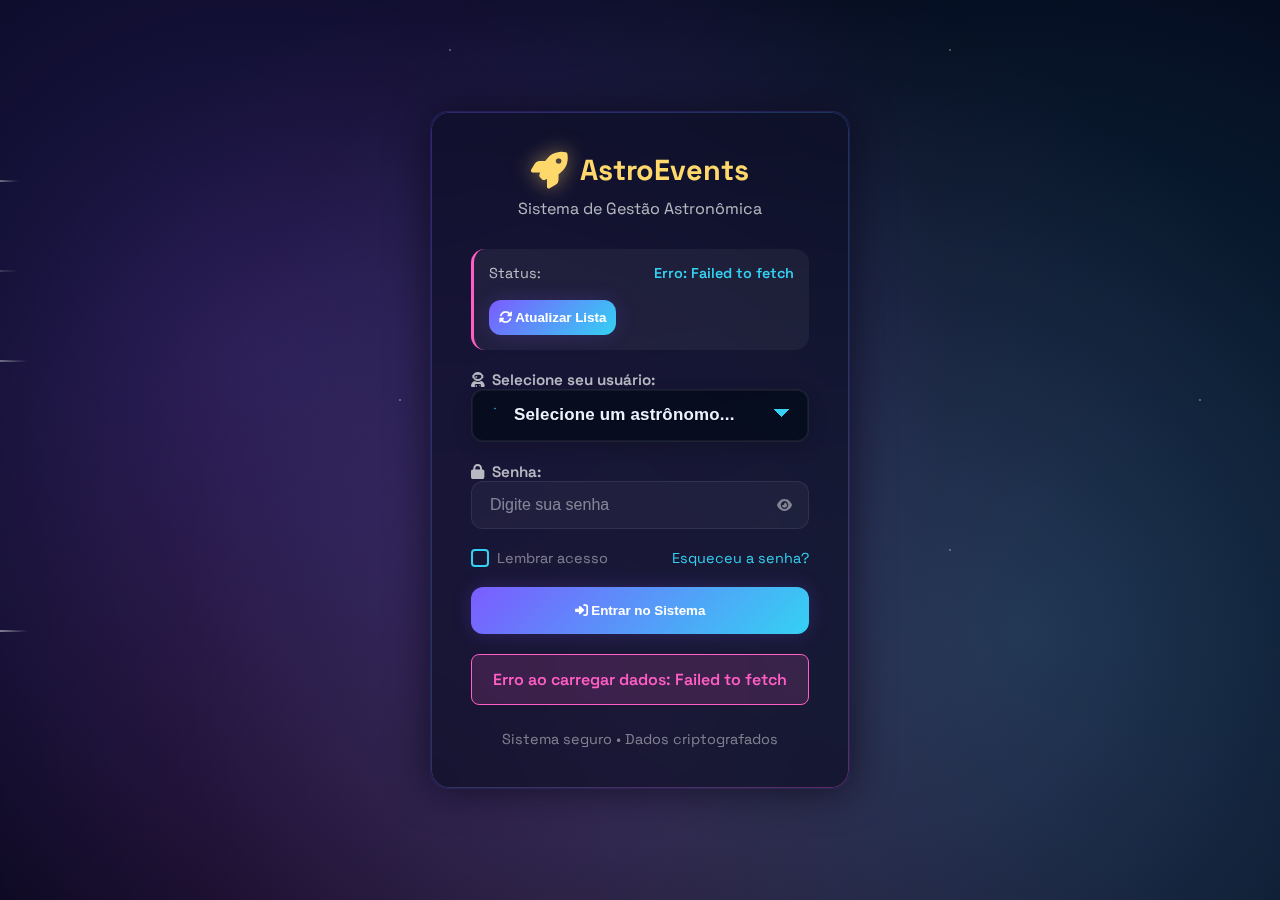
<file: agenda-inteligente-urania-main/account.html>
<!DOCTYPE html>
<html lang="pt-BR">
<head>
  <meta charset="UTF-8" />
  <meta name="viewport" content="width=device-width, initial-scale=1.0" />
  <title>Minha Conta • Astrônomo</title>
  <link rel="stylesheet" href="https://cdnjs.cloudflare.com/ajax/libs/font-awesome/6.4.0/css/all.min.css">
  <link rel="stylesheet" href="public/css/main-responsive.css">
  <link rel="stylesheet" href="public/css/style.css">
  <link rel="stylesheet" href="public/css/calendar-collapsible.css">
  <link rel="stylesheet" href="public/css/chatbot.css">
</head>
<body>
  <!-- Fundo unificado (camadas espaciais) -->
  <div class="space-layer stars"></div>
  <div class="space-layer twinkle"></div>
  <div class="shooting-stars">
    <div class="shooting-star"></div>
    <div class="shooting-star"></div>
    <div class="shooting-star"></div>
    <div class="shooting-star"></div>
    <div class="shooting-star"></div>
  </div>
  <div class="space-layer nebula"></div>
  <div class="space-layer galaxies"></div>
  <div class="space-layer stardust"></div>
  <div class="container">
    <header>
      <h1><i class="fas fa-user-astronaut"></i> Minha Conta</h1>
      <a href="index.html" class="btn btn-secondary" style="padding:8px 12px;border-radius:10px;text-decoration:none;">
        <i class="fas fa-arrow-left"></i> Voltar
      </a>
    </header>

    <div class="upcoming-events-section" style="margin-top:16px;">
      <div class="section-header">
        <h3><i class="fas fa-id-badge"></i> Detalhes do Usuário</h3>
      </div>
      <div class="event-details-grid">
        <div class="meta-item">
          <div class="meta-label">Usuário</div>
          <div class="meta-value" id="acc-username">-</div>
        </div>
        <div class="meta-item">
          <div class="meta-label">ID do Astrônomo</div>
          <div class="meta-value" id="acc-astronomo-id">-</div>
        </div>
        <div class="meta-item">
          <div class="meta-label">Assistant ID</div>
          <div class="meta-value" id="acc-assistant">-</div>
        </div>
        <div class="meta-item">
          <div class="meta-label">Row</div>
          <div class="meta-value" id="acc-row">-</div>
        </div>
        <div class="meta-item">
          <div class="meta-label">Session</div>
          <div class="meta-value" id="acc-session">-</div>
        </div>
        <div class="meta-item">
          <div class="meta-label">Login</div>
          <div class="meta-value" id="acc-login-time">-</div>
        </div>
      </div>

      <div class="controls" style="margin-top:12px;">
        <button id="acc-logout" class="btn btn-secondary"><i class="fas fa-sign-out-alt"></i> Sair</button>
      </div>
    </div>

    <div class="upcoming-events-section" style="margin-top:16px;">
      <div class="section-header">
        <h3><i class="fas fa-palette"></i> Editor de Tema</h3>
      </div>
      <div class="event-details-grid">
        <div class="meta-item">
          <div class="meta-label">Acento Roxo</div>
          <input type="color" id="theme-purple" value="#7b5cff" />
        </div>
        <div class="meta-item">
          <div class="meta-label">Acento Ciano</div>
          <input type="color" id="theme-cyan" value="#34d1f3" />
        </div>
        <div class="meta-item">
          <div class="meta-label">Acento Magenta</div>
          <input type="color" id="theme-magenta" value="#ff5ec4" />
        </div>
        <div class="meta-item">
          <div class="meta-label">Acento Ouro</div>
          <input type="color" id="theme-gold" value="#ffd86b" />
        </div>
      </div>
      <div class="controls" style="margin-top:12px;display:flex;gap:8px;flex-wrap:wrap;">
        <button id="theme-save" class="btn btn-secondary"><i class="fas fa-save"></i> Salvar Tema</button>
        <button id="theme-reset" class="btn btn-secondary"><i class="fas fa-undo"></i> Redefinir</button>
        <button id="theme-suggest" class="btn btn-secondary"><i class="fas fa-magic"></i> Sugerir pelo usuário</button>
      </div>
    </div>

    <footer style="margin-top:24px;">
      <p><i class="fas fa-satellite"></i> Centro de Controle do Astronauta</p>
    </footer>
  </div>

  <script>
    // aplica paleta do usuário aqui também
    (function(){
      function keyFor(base){
        try{
          const raw = localStorage.getItem('astronomo_session');
          const s = raw? JSON.parse(raw): null;
          const ns = (s && (s.username || s.USERNAME || s.assistant_id || s.id_astronomo)) || 'anon';
          return base + '::' + String(ns).toLowerCase().replace(/[^a-z0-9_-]+/g,'').slice(0,64);
        }catch(_){ return base + '::anon'; }
      }
      try{
        const t = JSON.parse(localStorage.getItem(keyFor('user_theme'))||'null');
        if (t && typeof t==='object'){
          for (const k in t){ document.documentElement.style.setProperty(k, t[k]); }
        }
      }catch(_){ }
    })();
  </script>
  <script>
// account.js — página “Minha Conta”
(function(){
  function keyFor(base){
    try{
      const raw = localStorage.getItem('astronomo_session');
      const s = raw ? JSON.parse(raw) : null;
      const ns = (s && (s.username || s.USERNAME || s.assistant_id || s.id_astronomo)) || 'anon';
      return base + '::' + String(ns).toLowerCase().replace(/[^a-z0-9_-]+/g,'').slice(0,64);
    }catch(_){ return base + '::anon'; }
  }
  function loadUserTheme(){ try{ return JSON.parse(localStorage.getItem(keyFor('user_theme'))||'null')||null; }catch(_){ return null; } }
  function saveUserTheme(theme){ try{ localStorage.setItem(keyFor('user_theme'), JSON.stringify(theme||{})); }catch(_){ } }
  function applyTheme(theme){
    try{
      const root=document.documentElement; if(!theme) return;
      Object.entries(theme).forEach(([k,v])=> root.style.setProperty(k, String(v)) );
    }catch(_){ }
  }
  function deriveThemeFromUsername(username){
    try{
      if(!username) return null; const u=String(username).toLowerCase();
      const palettes=[
        { '--accent-purple':'#7b5cff','--accent-cyan':'#34d1f3','--accent-magenta':'#ff5ec4','--accent-gold':'#ffd86b' },
        { '--accent-purple':'#8b5cff','--accent-cyan':'#20e3b2','--accent-magenta':'#ff6b9f','--accent-gold':'#ffc857' },
        { '--accent-purple':'#6a6cff','--accent-cyan':'#4dd0e1','--accent-magenta':'#ff7ea5','--accent-gold':'#ffe082' }
      ];
      let h=0; for(let i=0;i<u.length;i++) h=(h*31+u.charCodeAt(i))>>>0; return palettes[h%palettes.length];
    }catch(_){ return null; }
  }
  function readSession(){
    try{
      const raw = localStorage.getItem('astronomo_session');
      if(!raw) return null;
      const s = JSON.parse(raw);
      if(!s || !s.loggedIn) return null;
      return s;
    }catch(e){ return null; }
  }

  function formatTime(ts){
    try{
      return new Date(ts).toLocaleString('pt-BR');
    }catch(e){ return '-'; }
  }

  function populate(session){
    const $ = (id)=>document.getElementById(id);
    if(!session) return;
    $('acc-username').textContent = session.username || '-';
    $('acc-astronomo-id').textContent = session.id_astronomo || '-';
    $('acc-assistant').textContent = session.assistant_id || '-';
    $('acc-row').textContent = session.row_number != null ? String(session.row_number) : '-';
    $('acc-session').textContent = session.sessionId || '-';
    $('acc-login-time').textContent = formatTime(session.timestamp);
  }

  document.addEventListener('DOMContentLoaded', function(){
    const session = readSession();
    if(!session){
      // Sem sessão -> login
      window.location.href = 'login.html';
      return;
    }
    populate(session);
    // Preencher e bind do editor de tema
    try{
      const toHex=(s)=>{ const m=String(s||'').trim(); return /^#/.test(m)? m : m; };
      const getVar=(name)=> getComputedStyle(document.documentElement).getPropertyValue(name) || '';
      const cur = loadUserTheme() || { '--accent-purple':getVar('--accent-purple'), '--accent-cyan':getVar('--accent-cyan'), '--accent-magenta':getVar('--accent-magenta'), '--accent-gold':getVar('--accent-gold') };
      const ip = document.getElementById('theme-purple'); if(ip) ip.value = toHex(cur['--accent-purple']||'#7b5cff');
      const ic = document.getElementById('theme-cyan');   if(ic) ic.value = toHex(cur['--accent-cyan']||'#34d1f3');
      const im = document.getElementById('theme-magenta');if(im) im.value = toHex(cur['--accent-magenta']||'#ff5ec4');
      const ig = document.getElementById('theme-gold');   if(ig) ig.value = toHex(cur['--accent-gold']||'#ffd86b');

      const onChange=()=>{
        const theme={ '--accent-purple':ip.value, '--accent-cyan':ic.value, '--accent-magenta':im.value, '--accent-gold':ig.value };
        applyTheme(theme);
      };
      [ip,ic,im,ig].forEach(inp=> inp && inp.addEventListener('input', onChange));

      const saveBtn=document.getElementById('theme-save'); if(saveBtn) saveBtn.addEventListener('click', ()=>{ const theme={ '--accent-purple':ip.value, '--accent-cyan':ic.value, '--accent-magenta':im.value, '--accent-gold':ig.value }; saveUserTheme(theme); alert('Tema salvo!'); });
      const resetBtn=document.getElementById('theme-reset'); if(resetBtn) saveBtn && resetBtn.addEventListener('click', ()=>{ try{ localStorage.removeItem(keyFor('user_theme')); }catch(_){ } const t=deriveThemeFromUsername(session.username) || null; if(t) applyTheme(t); else location.reload(); });
      const suggestBtn=document.getElementById('theme-suggest'); if(suggestBtn) suggestBtn.addEventListener('click', ()=>{ const t=deriveThemeFromUsername(session.username); if(!t) return; applyTheme(t); if(ip) ip.value=t['--accent-purple']; if(ic) ic.value=t['--accent-cyan']; if(im) im.value=t['--accent-magenta']; if(ig) ig.value=t['--accent-gold']; });
    }catch(_){ }
    const logoutBtn = document.getElementById('acc-logout');
    if(logoutBtn){
      logoutBtn.addEventListener('click', function(){
        try{ localStorage.removeItem('astronomo_session'); }catch(e){}
        window.location.href = 'login.html';
      });
    }
  });
})();
  </script>
</body>
</html>
</file>
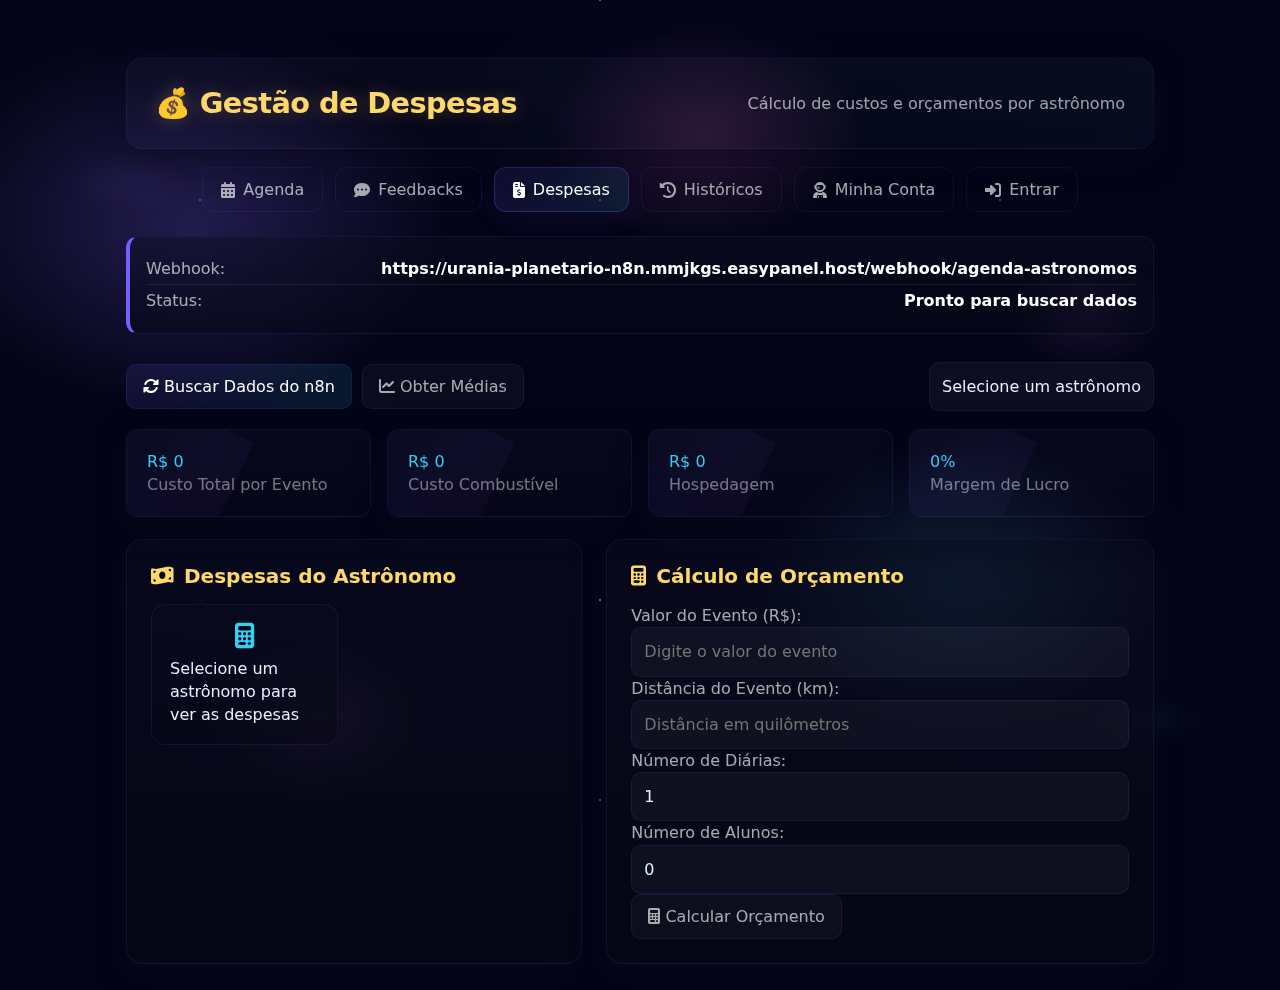
<file: agenda-inteligente-urania-main/despesas.html>
<!DOCTYPE html>
<html lang="pt-BR">
<head>
    <meta charset="UTF-8">
    <meta name="viewport" content="width=device-width, initial-scale=1.0">
    <title>Despesas - Custos e Orçamentos</title>
    <link rel="stylesheet" href="public/css/main-responsive.css">
    <link rel="stylesheet" href="public/css/style.css">
    <link rel="stylesheet" href="public/css/docs-urania.css">
    <link rel="stylesheet" href="https://cdnjs.cloudflare.com/ajax/libs/font-awesome/6.4.0/css/all.min.css">
</head>
<body>
    <!-- Fundo galáctico (coeso com a Agenda Urânia) -->
    <div class="space-layer stars"></div>
    <div class="space-layer twinkle"></div>
    <div class="space-layer nebula"></div>
    <div class="space-layer galaxies"></div>

    <div class="container">
        <header>
            <h1>💰 Gestão de Despesas</h1>
            <p class="subtitle">Cálculo de custos e orçamentos por astrônomo</p>
        </header>
        
        <div class="navigation">
            <a href="index.html" class="nav-button"><i class="fas fa-calendar-alt"></i> Agenda</a>
            <a href="feedbacks.html" class="nav-button"><i class="fas fa-comment-dots"></i> Feedbacks</a>
            <a href="despesas.html" class="nav-button active"><i class="fas fa-file-invoice-dollar"></i> Despesas</a>
            <a href="historico.html" class="nav-button"><i class="fas fa-history"></i> Históricos</a>
            <a href="account.html" class="nav-button"><i class="fas fa-user-astronaut"></i> Minha Conta</a>
            <a href="login.html" class="nav-button"><i class="fas fa-right-to-bracket"></i> Entrar</a>
        </div>
        
        <div class="webhook-status" id="webhook-status">
            <div class="result-item">
                <span class="result-label">Webhook:</span>
                <span class="result-value">https://urania-planetario-n8n.mmjkgs.easypanel.host/webhook/agenda-astronomos</span>
            </div>
            <div class="result-item">
                <span class="result-label">Status:</span>
                <span class="result-value" id="connection-status">Pronto para buscar dados</span>
            </div>
        </div>
        
        <div class="controls">
            <div class="data-source">
                <button class="source-button active" id="btn-fetch-data">
                    <i class="fas fa-sync-alt"></i> Buscar Dados do n8n
                </button>
                <button class="source-button" id="btn-fetch-averages">
                    <i class="fas fa-chart-line"></i> Obter Médias
                </button>
            </div>
            
            <div class="astronomer-selector">
                <select class="filter-select" id="astronomer-select">
                    <option value="">Selecione um astrônomo</option>
                </select>
            </div>
        </div>
        
        <div class="stats">
            <div class="stat-card">
                <div class="stat-value" id="total-expenses">R$ 0</div>
                <div class="stat-label">Custo Total por Evento</div>
            </div>
            <div class="stat-card">
                <div class="stat-value" id="fuel-cost">R$ 0</div>
                <div class="stat-label">Custo Combustível</div>
            </div>
            <div class="stat-card">
                <div class="stat-value" id="lodging-cost">R$ 0</div>
                <div class="stat-label">Hospedagem</div>
            </div>
            <div class="stat-card">
                <div class="stat-value" id="profit-margin">0%</div>
                <div class="stat-label">Margem de Lucro</div>
            </div>
        </div>
        
        <div class="main-content">
            <section class="expenses-section">
                <h2 class="section-title">
                    <i class="fas fa-money-bill-wave"></i>
                    Despesas do Astrônomo
                </h2>
                
                <div class="expense-grid" id="expense-grid">
                    <div class="empty-state">
                        <i class="fas fa-calculator"></i>
                        <p>Selecione um astrônomo para ver as despesas</p>
                    </div>
                </div>
            </section>
            
            <section class="calculations-section">
                <h2 class="section-title">
                    <i class="fas fa-calculator"></i>
                    Cálculo de Orçamento
                </h2>
                
                <div class="calculation-form">
                    <div class="form-group">
                        <label class="form-label" for="event-value">Valor do Evento (R$):</label>
                        <input type="number" class="form-input" id="event-value" placeholder="Digite o valor do evento">
                    </div>
                    
                    <div class="form-group">
                        <label class="form-label" for="distance">Distância do Evento (km):</label>
                        <input type="number" class="form-input" id="distance" placeholder="Distância em quilômetros">
                    </div>
                    
                    <div class="form-group">
                        <label class="form-label" for="days">Número de Diárias:</label>
                        <input type="number" class="form-input" id="days" value="1" min="1">
                    </div>
                    
                    <div class="form-group">
                        <label class="form-label" for="students">Número de Alunos:</label>
                        <input type="number" class="form-input" id="students" value="0">
                    </div>
                    
                    <button class="source-button" id="btn-calculate">
                        <i class="fas fa-calculator"></i> Calcular Orçamento
                    </button>
                </div>
                
                <div class="calculation-results" id="calculation-results" style="display: none;">
                    <h3 style="color: #ffcc80; margin-bottom: 15px;">Resultado do Cálculo</h3>
                    <div class="result-item">
                        <span class="result-label">Valor do Evento:</span>
                        <span class="result-value" id="result-event-value">R$ 0,00</span>
                    </div>
                    <div class="result-item">
                        <span class="result-label">Custo Combustível:</span>
                        <span class="result-value" id="result-fuel">R$ 0,00</span>
                    </div>
                    <div class="result-item">
                        <span class="result-label">Custo Hospedagem:</span>
                        <span class="result-value" id="result-lodging">R$ 0,00</span>
                    </div>
                    <div class="result-item">
                        <span class="result-label">Alimentação:</span>
                        <span class="result-value" id="result-food">R$ 0,00</span>
                    </div>
                    <div class="result-item">
                        <span class="result-label">Monitor:</span>
                        <span class="result-value" id="result-monitor">R$ 0,00</span>
                    </div>
                    <div class="result-item">
                        <span class="result-label">Pedágios:</span>
                        <span class="result-value" id="result-tolls">R$ 0,00</span>
                    </div>
                    <div class="result-item">
                        <span class="result-label">Custo Total:</span>
                        <span class="result-value" id="result-total-cost">R$ 0,00</span>
                    </div>
                    <div class="result-item">
                        <span class="result-label">Lucro Líquido:</span>
                        <span class="result-value" id="result-profit">R$ 0,00</span>
                    </div>
                    <div class="result-item">
                        <span class="result-label">Margem de Lucro:</span>
                        <span class="result-value" id="result-margin">0%</span>
                    </div>
                </div>
            </section>
        </div>
    </div>
    
    <div class="notification" id="notification"></div>

    <script>
        // Elementos DOM
        const expenseGrid = document.getElementById('expense-grid');
        const astronomerSelect = document.getElementById('astronomer-select');
        const notification = document.getElementById('notification');
        const connectionStatus = document.getElementById('connection-status');
        const webhookStatus = document.getElementById('webhook-status');
        const btnFetchData = document.getElementById('btn-fetch-data');
        const btnFetchAverages = document.getElementById('btn-fetch-averages');
        const btnCalculate = document.getElementById('btn-calculate');
        const calculationResults = document.getElementById('calculation-results');
        
        // Elementos de estatísticas
        const totalExpensesElement = document.getElementById('total-expenses');
        const fuelCostElement = document.getElementById('fuel-cost');
        const lodgingCostElement = document.getElementById('lodging-cost');
        const profitMarginElement = document.getElementById('profit-margin');
        
        // Elementos do formulário
        const eventValueInput = document.getElementById('event-value');
        const distanceInput = document.getElementById('distance');
        const daysInput = document.getElementById('days');
        const studentsInput = document.getElementById('students');
        
        // Elementos dos resultados
        const resultEventValue = document.getElementById('result-event-value');
        const resultFuel = document.getElementById('result-fuel');
        const resultLodging = document.getElementById('result-lodging');
        const resultFood = document.getElementById('result-food');
        const resultMonitor = document.getElementById('result-monitor');
        const resultTolls = document.getElementById('result-tolls');
        const resultTotalCost = document.getElementById('result-total-cost');
        const resultProfit = document.getElementById('result-profit');
        const resultMargin = document.getElementById('result-margin');

        // Configuração do Webhook (novo endpoint único)
        const AGENDA_WEBHOOK_URL = 'https://urania-planetario-n8n.mmjkgs.easypanel.host/webhook/agenda-astronomos';

        // Utilitários de URL/Webhook
        function buildUrl(base, params){
            const usp = new URLSearchParams();
            Object.entries(params||{}).forEach(([k,v])=>{ if (v!==undefined && v!==null) usp.append(k, String(v)); });
            const sep = base.includes('?') ? '&' : '?';
            return base + sep + usp.toString();
        }
        async function callAgendaWebhook(action, params){
            const url = buildUrl(AGENDA_WEBHOOK_URL, { action, ...(params||{}) });
            const resp = await fetch(url, { method:'GET', headers:{ 'Accept':'application/json' } });
            if (!resp.ok) throw new Error(`Erro HTTP ${resp.status}`);
            try{ return await resp.json(); }catch(_){ return null; }
        }

        // Estado da aplicação
        let eventsData = [];
        let astronomersData = [];
        let selectedAstronomer = null;
        let currentExpenses = {};

        // Helpers de sessão e filtro por usuário
        function getLoggedSession(){
            try{
                const raw = localStorage.getItem('astronomo_session');
                const s = raw ? JSON.parse(raw) : null;
                if (s && s.loggedIn) return s;
            }catch(_){ }
            return null;
        }
        function norm(v){ return String(v||'').trim().toLowerCase(); }
        function belongsToSession(item, s){
            if (!s) return false;
            const sid = item.assistant_id ?? item.ASSISTANT_ID;
            const iid = item.id_astronomo ?? item.idAstronomo;
            const u = item.usuario ?? item.USERNAME;
            const a = item.astronomo ?? item.astronomo_validacao;
            if (s.assistant_id != null && String(s.assistant_id) === String(sid)) return true;
            if (s.id_astronomo != null && String(s.id_astronomo) === String(iid)) return true;
            const su = norm(s.username);
            const sn = norm(s.nome_completo);
            if (u && norm(u).includes(su)) return true;
            if (a && (norm(a).includes(su) || (sn && norm(a).includes(sn)))) return true;
            return false;
        }

        // Inicialização
        document.addEventListener('DOMContentLoaded', function() {
            // Event Listeners
            astronomerSelect.addEventListener('change', handleAstronomerSelect);
            btnFetchData.addEventListener('click', fetchDataFromN8N);
            btnFetchAverages.addEventListener('click', fetchAveragesData);
            btnCalculate.addEventListener('click', calculateBudget);

            // Preseleciona/força o usuário logado no seletor
            const s = getLoggedSession();
            if (s) {
                astronomerSelect.innerHTML = '';
                const opt = document.createElement('option');
                opt.value = s.username || s.usuario || (s.nome_completo || '');
                opt.textContent = s.nome_completo || s.username || s.usuario || 'Meu usuário';
                opt.selected = true;
                astronomerSelect.appendChild(opt);
                astronomerSelect.disabled = true; // trava seleção em um usuário
            }
        });

        // ========== FUNÇÃO PRINCIPAL - BUSCAR DADOS DO n8n ==========

        async function fetchDataFromN8N() {
            try {
                btnFetchData.disabled = true;
                btnFetchData.innerHTML = '<span class="loading"></span> Buscando dados...';
                connectionStatus.textContent = 'Conectando ao n8n...';
                webhookStatus.classList.remove('status-connected', 'status-error', 'status-warning');

                const s = getLoggedSession();
                const data = await callAgendaWebhook('atualizar_agenda', s?.id_astronomo != null ? { id_astronomo: s.id_astronomo } : {});
                console.log('Dados recebidos do n8n:', data);
                
                // Processar os dados recebidos
                if (Array.isArray(data)) {
                    eventsData = data;
                } else if (typeof data === 'object') {
                    eventsData = [data];
                } else {
                    throw new Error('Formato de dados inválido recebido do n8n');
                }

                // Filtrar os eventos pelo usuário logado
                const session = getLoggedSession();
                if (session) {
                    eventsData = eventsData.filter(ev => belongsToSession(ev, session));
                }

                // Extrair dados dos astrônomos
                extractAstronomersData();
                
                connectionStatus.textContent = `Conectado - ${eventsData.length} eventos carregados`;
                webhookStatus.classList.add('status-connected');
                showNotification(`${eventsData.length} eventos carregados com sucesso!`, 'success');
                
            } catch (error) {
                console.error('Erro ao buscar dados do n8n:', error);
                connectionStatus.textContent = `Erro: ${error.message}`;
                webhookStatus.classList.add('status-error');
                showNotification(`Erro ao carregar dados: ${error.message}`, 'error');
            } finally {
                btnFetchData.disabled = false;
                btnFetchData.innerHTML = '<i class="fas fa-sync-alt"></i> Buscar Dados';
            }
        }

        // ========== BUSCAR DADOS DE MÉDIAS ==========

        async function fetchAveragesData() {
            try {
                btnFetchAverages.disabled = true;
                btnFetchAverages.innerHTML = '<span class="loading"></span> Buscando médias...';
                const s = getLoggedSession();
                if (!s?.id_astronomo){ throw new Error('Sessão inválida: sem id_astronomo'); }
                const data = await callAgendaWebhook('medias', { id_astronomo: s.id_astronomo });
                astronomersData = Array.isArray(data) ? data : (data ? [data] : []);
                updateAstronomerAverages();
                showNotification('Médias carregadas com sucesso.', 'success');
            } catch (error) {
                console.error('Erro ao buscar dados de médias:', error);
                showNotification('Erro ao carregar médias.', 'error');
            } finally {
                btnFetchAverages.disabled = false;
                btnFetchAverages.innerHTML = '<i class="fas fa-chart-line"></i> Obter Médias';
            }
        }

        // ========== EXTRAIR DADOS DOS ASTRÔNOMOS ==========

        function extractAstronomersData() {
            const astronomersMap = new Map();
            
            eventsData.forEach(event => {
                const astronomo = event.astronomo || event.astronomo_validacao;
                if (astronomo && !astronomersMap.has(astronomo)) {
                    astronomersMap.set(astronomo, {
                        nome_completo: astronomo,
                        usuario: astronomo,
                        cidade_base: event.cidade_base || 'Não informada',
                        veiculo: event.veiculo || 'Não informado',
                        combustivel: event.combustivel || 'Não informado',
                        valor_litro: parseFloat(event.valor_litro) || null,
                        diaria_hospedagem: parseFloat(event.diaria_hospedagem) || null,
                        alimentacao_diaria: parseFloat(event.alimentacao_diaria) || null,
                        monitor: parseFloat(event.monitor) || null,
                        pedagios: parseFloat(event.pedagios) || null,
                        consumo_km_l: parseFloat(event.consumo_km_l) || null
                    });
                }
            });
            
            astronomersData = Array.from(astronomersMap.values());
            // Restringe ao usuário logado
            const s = getLoggedSession();
            if (s) {
                const su = norm(s.username);
                const sn = norm(s.nome_completo);
                astronomersData = astronomersData.filter(a => norm(a.usuario).includes(su) || norm(a.nome_completo).includes(sn));
                if (!astronomersData.length) {
                    astronomersData = [{ usuario: s.username || su, nome_completo: s.nome_completo || s.username || 'Meu usuário' }];
                }
            }
            populateAstronomerSelect();
        }
        
        function populateAstronomerSelect() {
            astronomerSelect.innerHTML = '';
            
            astronomersData.forEach(astronomer => {
                const option = document.createElement('option');
                option.value = astronomer.usuario;
                option.textContent = `${astronomer.nome_completo} - ${astronomer.cidade_base}`;
                option.selected = true;
                astronomerSelect.appendChild(option);
            });
            if (astronomersData.length <= 1) { astronomerSelect.disabled = true; }
        }

        function updateAstronomerAverages() {
            astronomersData.forEach(astronomer => {
                const averageData = astronomersData.find(avg => avg.usuario === astronomer.usuario);
                if (averageData) {
                    // Atualizar com dados de média se disponíveis
                    astronomer.gasto_combustivel_media = averageData.gasto_combustivel_media;
                    astronomer.diaria_hospedagem_media = averageData.diaria_hospedagem_media;
                    astronomer.alimentacao_diaria_media = averageData.alimentacao_diaria_media;
                    astronomer.monitor_media = averageData.monitor_media;
                    astronomer.pedagios_media = averageData.pedagios_media;
                    astronomer.outros_media = averageData.outros_media;
                    astronomer.custo_total_medio = averageData.custo_total_medio;
                }
            });
            
            // Se um astrônomo estiver selecionado, atualizar a exibição
            if (selectedAstronomer) {
                displayExpenses(selectedAstronomer);
            }
        }

        // ========== SELEÇÃO DE ASTRÔNOMO ==========

        // ========== SELEÇÃO DE ASTRÔNOMO ==========
        function handleAstronomerSelect(e) {
            const astronomerUser = e.target.value;
            selectedAstronomer = astronomersData.find(a => a.usuario === astronomerUser);
            
            if (selectedAstronomer) {
                displayExpenses(selectedAstronomer);
                calculationResults.style.display = 'none';
            } else {
                expenseGrid.innerHTML = `
                    <div class="empty-state">
                        <i class="fas fa-calculator"></i>
                        <p>Selecione um astrônomo para ver as despesas</p>
                    </div>
                `;
            }
        }

        // ========== EXIBIÇÃO DE DESPESAS ==========

        function displayExpenses(astronomer) {
            const expenses = calculateExpenses(astronomer);
            currentExpenses = expenses;
            
            expenseGrid.innerHTML = `
                <div class="expense-card fixed">
                    <div class="expense-header">
                        <div class="expense-title">Combustível</div>
                        <div class="expense-value">R$ ${expenses.fuel.cost.toFixed(2)}/km</div>
                    </div>
                    <div class="expense-details">
                        <div>Veículo: ${astronomer.veiculo}</div>
                        <div>Combustível: ${astronomer.combustivel}</div>
                        <div class="value-comparison">
                            <span class="fixed-value ${expenses.fuel.source === 'fixed' ? 'in-use' : ''}">
                                Fixo: R$ ${expenses.fuel.fixedValue || '0.00'}/km
                            </span>
                            <span class="average-value ${expenses.fuel.source === 'average' ? 'in-use' : ''}">
                                Média: R$ ${expenses.fuel.averageValue || '0.00'}/km
                            </span>
                        </div>
                        <div class="expense-source ${expenses.fuel.source === 'fixed' ? 'source-fixed' : 'source-average'}">
                            ${expenses.fuel.source === 'fixed' ? 'Valor Fixo' : 'Média Aplicada'}
                        </div>
                    </div>
                </div>
                
                <div class="expense-card ${expenses.lodging.source}">
                    <div class="expense-header">
                        <div class="expense-title">Hospedagem</div>
                        <div class="expense-value">R$ ${expenses.lodging.cost.toFixed(2)}/dia</div>
                    </div>
                    <div class="expense-details">
                        <div>Diária de hospedagem</div>
                        <div class="value-comparison">
                            <span class="fixed-value ${expenses.lodging.source === 'fixed' ? 'in-use' : ''}">
                                Fixo: R$ ${expenses.lodging.fixedValue || '0.00'}/dia
                            </span>
                            <span class="average-value ${expenses.lodging.source === 'average' ? 'in-use' : ''}">
                                Média: R$ ${expenses.lodging.averageValue || '0.00'}/dia
                            </span>
                        </div>
                        <div class="expense-source ${expenses.lodging.source === 'fixed' ? 'source-fixed' : 'source-average'}">
                            ${expenses.lodging.source === 'fixed' ? 'Valor Fixo' : 'Média Aplicada'}
                        </div>
                    </div>
                </div>
                
                <div class="expense-card ${expenses.food.source}">
                    <div class="expense-header">
                        <div class="expense-title">Alimentação</div>
                        <div class="expense-value">R$ ${expenses.food.cost.toFixed(2)}/dia</div>
                    </div>
                    <div class="expense-details">
                        <div>Despesas com alimentação</div>
                        <div class="value-comparison">
                            <span class="fixed-value ${expenses.food.source === 'fixed' ? 'in-use' : ''}">
                                Fixo: R$ ${expenses.food.fixedValue || '0.00'}/dia
                            </span>
                            <span class="average-value ${expenses.food.source === 'average' ? 'in-use' : ''}">
                                Média: R$ ${expenses.food.averageValue || '0.00'}/dia
                            </span>
                        </div>
                        <div class="expense-source ${expenses.food.source === 'fixed' ? 'source-fixed' : 'source-average'}">
                            ${expenses.food.source === 'fixed' ? 'Valor Fixo' : 'Média Aplicada'}
                        </div>
                    </div>
                </div>
                
                <div class="expense-card ${expenses.monitor.source}">
                    <div class="expense-header">
                        <div class="expense-title">Monitor</div>
                        <div class="expense-value">R$ ${expenses.monitor.cost.toFixed(2)}/evento</div>
                    </div>
                    <div class="expense-details">
                        <div>Custo do monitor/ajudante</div>
                        <div class="value-comparison">
                            <span class="fixed-value ${expenses.monitor.source === 'fixed' ? 'in-use' : ''}">
                                Fixo: R$ ${expenses.monitor.fixedValue || '0.00'}/evento
                            </span>
                            <span class="average-value ${expenses.monitor.source === 'average' ? 'in-use' : ''}">
                                Média: R$ ${expenses.monitor.averageValue || '0.00'}/evento
                            </span>
                        </div>
                        <div class="expense-source ${expenses.monitor.source === 'fixed' ? 'source-fixed' : 'source-average'}">
                            ${expenses.monitor.source === 'fixed' ? 'Valor Fixo' : 'Média Aplicada'}
                        </div>
                    </div>
                </div>
                
                <div class="expense-card ${expenses.tolls.source}">
                    <div class="expense-header">
                        <div class="expense-title">Pedágios</div>
                        <div class="expense-value">R$ ${expenses.tolls.cost.toFixed(2)}/evento</div>
                    </div>
                    <div class="expense-details">
                        <div>Despesas com pedágios</div>
                        <div class="value-comparison">
                            <span class="fixed-value ${expenses.tolls.source === 'fixed' ? 'in-use' : ''}">
                                Fixo: R$ ${expenses.tolls.fixedValue || '0.00'}/evento
                            </span>
                            <span class="average-value ${expenses.tolls.source === 'average' ? 'in-use' : ''}">
                                Média: R$ ${expenses.tolls.averageValue || '0.00'}/evento
                            </span>
                        </div>
                        <div class="expense-source ${expenses.tolls.source === 'fixed' ? 'source-fixed' : 'source-average'}">
                            ${expenses.tolls.source === 'fixed' ? 'Valor Fixo' : 'Média Aplicada'}
                        </div>
                    </div>
                </div>
                
                <div class="expense-card average">
                    <div class="expense-header">
                        <div class="expense-title">Custo Total Médio</div>
                        <div class="expense-value">R$ ${expenses.totalAverage.toFixed(2)}</div>
                    </div>
                    <div class="expense-details">
                        <div>Custo médio por evento</div>
                        <div class="expense-source source-average">
                            Baseado nas médias históricas
                        </div>
                    </div>
                </div>
            `;
            
            updateStats(expenses);
        }

        function calculateExpenses(astronomer) {
            // Calcular custo do combustível por km
            const fuelCostPerKm = calculateFuelCost(astronomer);
            
            // Definir custos com lógica: usar média se disponível, senão usar valor fixo
            const expenses = {
                fuel: fuelCostPerKm,
                lodging: getExpenseValue(astronomer, 'diaria_hospedagem', 'diaria_hospedagem_media'),
                food: getExpenseValue(astronomer, 'alimentacao_diaria', 'alimentacao_diaria_media'),
                monitor: getExpenseValue(astronomer, 'monitor', 'monitor_media'),
                tolls: getExpenseValue(astronomer, 'pedagios', 'pedagios_media'),
                totalAverage: astronomer.custo_total_medio || 0
            };
            
            return expenses;
        }

        function calculateFuelCost(astronomer) {
            const valorLitro = parseFloat(astronomer.valor_litro) || 5.50; // Valor padrão se não informado
            const consumoKmL = parseFloat(astronomer.consumo_km_l) || 10; // Consumo padrão se não informado
            const mediaCombustivel = parseFloat(astronomer.gasto_combustivel_media);
            
            const fixedCost = valorLitro / consumoKmL;
            const averageCost = mediaCombustivel || null;
            
            return {
                cost: averageCost !== null ? averageCost : fixedCost,
                fixedValue: fixedCost.toFixed(2),
                averageValue: averageCost ? averageCost.toFixed(2) : null,
                source: averageCost !== null ? 'average' : 'fixed'
            };
        }

        function getExpenseValue(astronomer, fixedField, averageField) {
            const fixedValue = parseFloat(astronomer[fixedField]);
            const averageValue = parseFloat(astronomer[averageField]);
            
            return {
                cost: averageValue !== null ? averageValue : (fixedValue || 0),
                fixedValue: fixedValue ? fixedValue.toFixed(2) : null,
                averageValue: averageValue ? averageValue.toFixed(2) : null,
                source: averageValue !== null ? 'average' : 'fixed'
            };
        }

        function updateStats(expenses) {
            // Estatísticas baseadas em um evento médio de 100km e 1 diária
            const sampleDistance = 100;
            const sampleDays = 1;
            
            const fuelCost = expenses.fuel.cost * sampleDistance;
            const lodgingCost = expenses.lodging.cost * sampleDays;
            const foodCost = expenses.food.cost * sampleDays;
            const monitorCost = expenses.monitor.cost;
            const tollsCost = expenses.tolls.cost;
            
            const totalCost = fuelCost + lodgingCost + foodCost + monitorCost + tollsCost;
            const sampleEventValue = 1500; // Valor médio de evento para cálculo de margem
            const profitMargin = sampleEventValue > 0 ? ((sampleEventValue - totalCost) / sampleEventValue * 100) : 0;
            
            fuelCostElement.textContent = `R$ ${fuelCost.toFixed(2)}`;
            lodgingCostElement.textContent = `R$ ${lodgingCost.toFixed(2)}`;
            totalExpensesElement.textContent = `R$ ${totalCost.toFixed(2)}`;
            profitMarginElement.textContent = `${profitMargin.toFixed(1)}%`;
        }

        // ========== CÁLCULO DE ORÇAMENTO ==========

        function calculateBudget() {
            if (!selectedAstronomer) {
                showNotification('Selecione um astrônomo primeiro', 'error');
                return;
            }
            
            const eventValue = parseFloat(eventValueInput.value);
            const distance = parseFloat(distanceInput.value);
            const days = parseInt(daysInput.value) || 1;
            const students = parseInt(studentsInput.value) || 0;
            
            if (!eventValue || !distance) {
                showNotification('Preencha o valor do evento e a distância', 'error');
                return;
            }
            
            // Calcular custos
            const fuelCost = currentExpenses.fuel.cost * distance * 2; // Ida e volta
            const lodgingCost = currentExpenses.lodging.cost * days;
            const foodCost = currentExpenses.food.cost * days;
            const monitorCost = currentExpenses.monitor.cost;
            const tollsCost = currentExpenses.tolls.cost;
            
            const totalCost = fuelCost + lodgingCost + foodCost + monitorCost + tollsCost;
            const profit = eventValue - totalCost;
            const margin = eventValue > 0 ? (profit / eventValue * 100) : 0;
            
            // Atualizar resultados
            resultEventValue.textContent = `R$ ${eventValue.toFixed(2)}`;
            resultFuel.textContent = `R$ ${fuelCost.toFixed(2)}`;
            resultLodging.textContent = `R$ ${lodgingCost.toFixed(2)}`;
            resultFood.textContent = `R$ ${foodCost.toFixed(2)}`;
            resultMonitor.textContent = `R$ ${monitorCost.toFixed(2)}`;
            resultTolls.textContent = `R$ ${tollsCost.toFixed(2)}`;
            resultTotalCost.textContent = `R$ ${totalCost.toFixed(2)}`;
            resultProfit.textContent = `R$ ${profit.toFixed(2)}`;
            resultMargin.textContent = `${margin.toFixed(1)}%`;
            
            // Colorir o lucro baseado no valor
            resultProfit.style.color = profit >= 0 ? '#4caf50' : '#f44336';
            resultMargin.style.color = margin >= 20 ? '#4caf50' : margin >= 10 ? '#ff9800' : '#f44336';
            
            calculationResults.style.display = 'block';
            showNotification('Orçamento calculado com sucesso!', 'success');
        }

        function showNotification(message, type) {
            notification.textContent = message;
            notification.className = `notification ${type} show`;
            
            setTimeout(() => {
                notification.classList.remove('show');
            }, 5000);
        }
    </script>
</body>
</html>
</file>
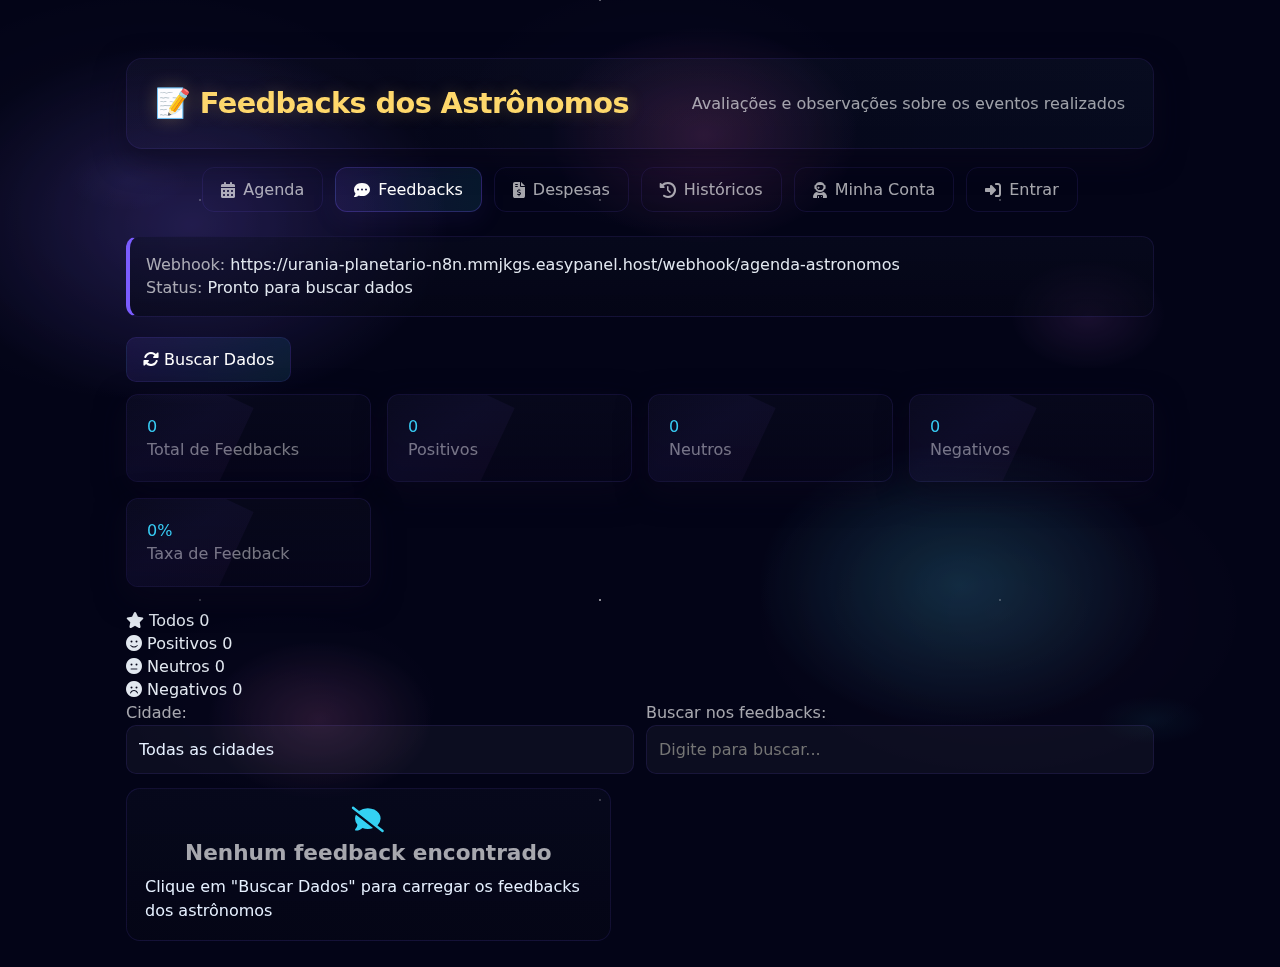
<file: agenda-inteligente-urania-main/feedbacks.html>
<!DOCTYPE html>
<html lang="pt-BR">
<head>
    <meta charset="UTF-8">
    <meta name="viewport" content="width=device-width, initial-scale=1.0">
    <title>Feedbacks - Astrônomos</title>
    <link rel="stylesheet" href="public/css/main-responsive.css">
    <link rel="stylesheet" href="public/css/style.css">
    <link rel="stylesheet" href="public/css/docs-urania.css">
    <link rel="stylesheet" href="https://cdnjs.cloudflare.com/ajax/libs/font-awesome/6.4.0/css/all.min.css">
</head>
<body>
    <!-- Fundo galáctico (coeso com a Agenda Urânia) -->
    <div class="space-layer stars"></div>
    <div class="space-layer twinkle"></div>
    <div class="space-layer nebula"></div>
    <div class="space-layer galaxies"></div>

    <div class="container">
        <header>
            <h1>📝 Feedbacks dos Astrônomos</h1>
            <p class="subtitle">Avaliações e observações sobre os eventos realizados</p>
        </header>
        
        <div class="navigation">
            <a href="index.html" class="nav-button"><i class="fas fa-calendar-alt"></i> Agenda</a>
            <a href="feedbacks.html" class="nav-button active"><i class="fas fa-comment-dots"></i> Feedbacks</a>
            <a href="despesas.html" class="nav-button"><i class="fas fa-file-invoice-dollar"></i> Despesas</a>
            <a href="historico.html" class="nav-button"><i class="fas fa-history"></i> Históricos</a>
            <a href="account.html" class="nav-button"><i class="fas fa-user-astronaut"></i> Minha Conta</a>
            <a href="login.html" class="nav-button"><i class="fas fa-right-to-bracket"></i> Entrar</a>
        </div>
        
        <div class="webhook-status" id="webhook-status">
            <div class="detail-item">
                <span class="detail-label">Webhook:</span>
                <span class="detail-value">https://urania-planetario-n8n.mmjkgs.easypanel.host/webhook/agenda-astronomos</span>
            </div>
            <div class="detail-item">
                <span class="detail-label">Status:</span>
                <span class="detail-value" id="connection-status">Pronto para buscar dados</span>
            </div>
        </div>
        
        <div class="data-source">
            <button class="source-button active" id="btn-fetch-data">
                <i class="fas fa-sync-alt"></i> Buscar Dados
            </button>
        </div>
        
        <div class="stats">
            <div class="stat-card">
                <div class="stat-value" id="total-feedbacks">0</div>
                <div class="stat-label">Total de Feedbacks</div>
            </div>
            <div class="stat-card">
                <div class="stat-value" id="positive-feedbacks">0</div>
                <div class="stat-label">Positivos</div>
            </div>
            <div class="stat-card">
                <div class="stat-value" id="neutral-feedbacks">0</div>
                <div class="stat-label">Neutros</div>
            </div>
            <div class="stat-card">
                <div class="stat-value" id="negative-feedbacks">0</div>
                <div class="stat-label">Negativos</div>
            </div>
            <div class="stat-card">
                <div class="stat-value" id="feedback-rate">0%</div>
                <div class="stat-label">Taxa de Feedback</div>
            </div>
        </div>
        
        <div class="sentiment-analysis">
            <div class="sentiment-filter active" data-sentiment="all">
                <i class="fas fa-star"></i> Todos
                <span class="sentiment-count" id="count-all">0</span>
            </div>
            <div class="sentiment-filter" data-sentiment="positive">
                <i class="fas fa-smile"></i> Positivos
                <span class="sentiment-count" id="count-positive">0</span>
            </div>
            <div class="sentiment-filter" data-sentiment="neutral">
                <i class="fas fa-meh"></i> Neutros
                <span class="sentiment-count" id="count-neutral">0</span>
            </div>
            <div class="sentiment-filter" data-sentiment="negative">
                <i class="fas fa-frown"></i> Negativos
                <span class="sentiment-count" id="count-negative">0</span>
            </div>
        </div>
        
        <div class="filters">
                
            <div class="filter-group">
                <label class="filter-label" for="city-select">Cidade:</label>
                <select class="filter-select" id="city-select">
                    <option value="all">Todas as cidades</option>
                </select>
            </div>
            <div class="filter-group">
                <label class="filter-label" for="search-input">Buscar nos feedbacks:</label>
                <input type="text" class="search-input" id="search-input" placeholder="Digite para buscar...">
            </div>
        </div>
        
        <div class="feedback-grid" id="feedback-grid">
            <div class="empty-state">
                <i class="fas fa-comment-slash"></i>
                <h3>Nenhum feedback encontrado</h3>
                <p>Clique em "Buscar Dados" para carregar os feedbacks dos astrônomos</p>
            </div>
        </div>
        
        <div class="pagination" id="pagination" style="display: none;">
            <div class="pagination-info" id="pagination-info"></div>
            <div class="pagination-buttons">
                <button class="pagination-button" id="prev-page">Anterior</button>
                <button class="pagination-button" id="next-page">Próxima</button>
            </div>
        </div>
    </div>
    
    <div class="notification" id="notification"></div>

    <script>
        // Elementos DOM
        const feedbackGrid = document.getElementById('feedback-grid');
        const citySelect = document.getElementById('city-select');
        const searchInput = document.getElementById('search-input');
        const notification = document.getElementById('notification');
        const totalFeedbacksElement = document.getElementById('total-feedbacks');
        const positiveFeedbacksElement = document.getElementById('positive-feedbacks');
        const neutralFeedbacksElement = document.getElementById('neutral-feedbacks');
        const negativeFeedbacksElement = document.getElementById('negative-feedbacks');
        const feedbackRateElement = document.getElementById('feedback-rate');
        const connectionStatus = document.getElementById('connection-status');
        const webhookStatus = document.getElementById('webhook-status');
        const pagination = document.getElementById('pagination');
        const paginationInfo = document.getElementById('pagination-info');
        const prevPageButton = document.getElementById('prev-page');
        const nextPageButton = document.getElementById('next-page');
        const btnFetchData = document.getElementById('btn-fetch-data');
        const sentimentFilters = document.querySelectorAll('.sentiment-filter');
        const countAllElement = document.getElementById('count-all');
        const countPositiveElement = document.getElementById('count-positive');
        const countNeutralElement = document.getElementById('count-neutral');
        const countNegativeElement = document.getElementById('count-negative');

        // Configuração do Webhook (novo endpoint)
        const AGENDA_WEBHOOK_URL = 'https://urania-planetario-n8n.mmjkgs.easypanel.host/webhook/agenda-astronomos';

        // Utilitários de sessão e webhook
        function getLoggedSession(){
            try{
                const raw = localStorage.getItem('astronomo_session');
                const s = raw ? JSON.parse(raw) : null;
                if (s && s.loggedIn) return s;
            }catch(_){ }
            return null;
        }
        function buildUrl(base, params){
            const usp = new URLSearchParams();
            Object.entries(params||{}).forEach(([k,v])=>{ if (v!==undefined && v!==null) usp.append(k, String(v)); });
            const sep = base.includes('?') ? '&' : '?';
            return base + sep + usp.toString();
        }
        async function callAgendaWebhook(action, params){
            const url = buildUrl(AGENDA_WEBHOOK_URL, { action, ...(params||{}) });
            const resp = await fetch(url, { method:'GET', headers:{ 'Accept':'application/json' } });
            if (!resp.ok) throw new Error(`Erro HTTP ${resp.status}`);
            try{ return await resp.json(); }catch(_){ return null; }
        }

        // Estado da aplicação
        let eventsData = [];
        let feedbacksData = [];
        let filteredFeedbacks = [];
        let filteredCity = 'all';
        let filteredSentiment = 'all';
        let searchTerm = '';
        let currentPage = 1;
        const feedbacksPerPage = 12;

        // Sessão do usuário logado
        function getLoggedSession(){
            try{
                const raw = localStorage.getItem('astronomo_session');
                const s = raw ? JSON.parse(raw) : null;
                if (s && s.loggedIn) return s;
            }catch(_){ }
            return null;
        }
        function norm(v){ return String(v||'').trim().toLowerCase(); }
        function belongsToSession(item, s){
            if (!s) return false;
            const sid = item.assistant_id ?? item.ASSISTANT_ID;
            const iid = item.id_astronomo ?? item.idAstronomo;
            const u = item.usuario ?? item.USERNAME;
            const a = item.astronomo ?? item.astronomo_validacao;
            if (s.assistant_id != null && String(s.assistant_id) === String(sid)) return true;
            if (s.id_astronomo != null && String(s.id_astronomo) === String(iid)) return true;
            const su = norm(s.username);
            const sn = norm(s.nome_completo);
            if (u && norm(u).includes(su)) return true;
            if (a && (norm(a).includes(su) || (sn && norm(a).includes(sn)))) return true;
            return false;
        }

        // Inicialização
        document.addEventListener('DOMContentLoaded', function() {
            // Event Listeners
            citySelect.addEventListener('change', handleCityFilter);
            searchInput.addEventListener('input', handleSearch);
            prevPageButton.addEventListener('click', goToPrevPage);
            nextPageButton.addEventListener('click', goToNextPage);
            btnFetchData.addEventListener('click', fetchDataFromN8N);
            
            sentimentFilters.forEach(filter => {
                filter.addEventListener('click', () => {
                    sentimentFilters.forEach(f => f.classList.remove('active'));
                    filter.classList.add('active');
                    filteredSentiment = filter.dataset.sentiment;
                    applyFilters();
                });
            });
        });

        // ========== FUNÇÃO PRINCIPAL - BUSCAR DADOS REAIS DO n8n ==========

        async function fetchDataFromN8N() {
            try {
                btnFetchData.disabled = true;
                btnFetchData.innerHTML = '<span class="loading"></span> Buscando dados...';
                connectionStatus.textContent = 'Conectando ao n8n...';
                webhookStatus.classList.remove('status-connected', 'status-error', 'status-warning');

                const s = getLoggedSession();
                const data = await callAgendaWebhook('atualizar_agenda', s?.id_astronomo != null ? { id_astronomo: s.id_astronomo } : {});
                console.log('Dados recebidos do n8n:', data);
                
                // Processar os dados recebidos
                if (Array.isArray(data)) {
                    eventsData = data;
                } else if (typeof data === 'object') {
                    // Se for um único objeto, colocar em um array
                    eventsData = [data];
                } else {
                    throw new Error('Formato de dados inválido recebido do n8n');
                }

                // Extrair apenas eventos que têm feedback (ignora strings 'null')
                feedbacksData = eventsData.filter(event => {
                    const f = (event?.avaliacao_astronomo ?? '').toString().trim();
                    return f !== '' && f.toLowerCase() !== 'null' && f.toLowerCase() !== 'undefined';
                });

                // Processar e validar os dados
                feedbacksData = feedbacksData.map(event => {
                    const ftxt = (event?.avaliacao_astronomo ?? '').toString();
                    const sentiment = analyzeSentiment(ftxt);
                    const textoRaw = (typeof event?.texto_tarefa === 'object' && event?.texto_tarefa !== null) ? (event.texto_tarefa.texto ?? '') : (event?.texto_tarefa ?? '');
                    const eventoNome = (event?.conteudo_da_apresentacao ?? textoRaw ?? '').toString() || 'Evento Astronômico';
                    const data = event?.data_agendamento ?? event?.data_e_hora_do_agendamento ?? new Date().toISOString();
                    const cidade = (event?.cidade && event.cidade.toString().trim()) ? event.cidade : (event?.cidade_destino || 'Cidade não informada');
                    const local = (event?.local_instalacao && event.local_instalacao.toString().toLowerCase()!=='null') ? event.local_instalacao : (event?.endereco || 'Local não informado');
                    const alunos = event?.numero_alunos_empresa ?? event?.numero_de_alunos ?? '0';
                    const id = event?.id ?? event?.id_evento ?? event?.id_evento_unico ?? 'N/A';
                    return {
                        ...event,
                        id,
                        evento: eventoNome,
                        data,
                        cidade,
                        local,
                        astronomo: event?.astronomo ?? event?.astronomo_validacao ?? 'A definir',
                        feedback: ftxt,
                        sentiment,
                        numero_alunos: alunos,
                        valor_total: event?.valor_total ?? '0'
                    };
                });

                // Filtrar por usuário logado
                const session = getLoggedSession();
                if (session) {
                    feedbacksData = feedbacksData.filter(item => belongsToSession(item, session));
                }

                populateFilters();
                
                connectionStatus.textContent = `Conectado - ${feedbacksData.length} feedbacks carregados`;
                webhookStatus.classList.add('status-connected');
                showNotification(`${feedbacksData.length} feedbacks carregados com sucesso do n8n!`, 'success');
                
            } catch (error) {
                console.error('Erro ao buscar dados do n8n:', error);
                connectionStatus.textContent = `Erro: ${error.message}`;
                webhookStatus.classList.add('status-error');
                showNotification(`Erro ao carregar dados: ${error.message}`, 'error');
                
                // Em caso de erro, mostrar estado vazio
                feedbacksData = [];
                renderFeedbacks();
            } finally {
                btnFetchData.disabled = false;
                btnFetchData.innerHTML = '<i class="fas fa-sync-alt"></i> Buscar Dados';
            }
        }

        // ========== ANÁLISE DE SENTIMENTO ==========

        function analyzeSentiment(feedback) {
            if (!feedback) return 'neutral';
            
            const text = feedback.toLowerCase();
            
            // Palavras positivas
            const positiveWords = ['excelente', 'ótimo', 'bom', 'perfeito', 'maravilhoso', 'incrível', 'fantástico', 'sucesso', 'satisfeito', 'gostaram', 'feliz', 'ótima'];
            
            // Palavras negativas
            const negativeWords = ['problema', 'problemas', 'ruim', 'péssimo', 'terrível', 'horrível', 'erro', 'falha', 'defeito', 'quebrou', 'caindo', 'desistiram', 'reclamação', 'reclamaram'];
            
            let positiveCount = 0;
            let negativeCount = 0;
            
            positiveWords.forEach(word => {
                if (text.includes(word)) positiveCount++;
            });
            
            negativeWords.forEach(word => {
                if (text.includes(word)) negativeCount++;
            });
            
            if (positiveCount > negativeCount) return 'positive';
            if (negativeCount > positiveCount) return 'negative';
            return 'neutral';
        }

        function getSentimentClass(sentiment) {
            switch(sentiment) {
                case 'positive': return 'sentiment-positive';
                case 'negative': return 'sentiment-negative';
                default: return 'sentiment-neutral';
            }
        }

        function getSentimentIcon(sentiment) {
            switch(sentiment) {
                case 'positive': return 'fas fa-smile';
                case 'negative': return 'fas fa-frown';
                default: return 'fas fa-meh';
            }
        }

        // ========== FUNÇÕES DE FILTRO E BUSCA ==========

        function applyFilters() {
            filteredFeedbacks = feedbacksData.filter(feedback => {
                const matchesCity = filteredCity === 'all' || feedback.cidade?.includes(filteredCity);
                const matchesSentiment = filteredSentiment === 'all' || feedback.sentiment === filteredSentiment;
                const matchesSearch = !searchTerm || 
                    feedback.feedback?.toLowerCase().includes(searchTerm.toLowerCase()) ||
                    feedback.evento?.toLowerCase().includes(searchTerm.toLowerCase()) ||
                    feedback.cidade?.toLowerCase().includes(searchTerm.toLowerCase()) ||
                    feedback.astronomo?.toLowerCase().includes(searchTerm.toLowerCase());
                
                return matchesCity && matchesSentiment && matchesSearch;
            });
            
            currentPage = 1;
            renderFeedbacks();
            updatePagination();
            updateStats();
        }

        // Removido seletor de astrônomo; usaremos a sessão do login

        function handleCityFilter(e) {
            filteredCity = e.target.value;
            applyFilters();
        }

        function handleSearch(e) {
            searchTerm = e.target.value;
            applyFilters();
        }

        // ========== FUNÇÕES DE PAGINAÇÃO ==========

        function goToPrevPage() {
            if (currentPage > 1) {
                currentPage--;
                renderFeedbacks();
                updatePagination();
            }
        }

        function goToNextPage() {
            const totalPages = Math.ceil(filteredFeedbacks.length / feedbacksPerPage);
            if (currentPage < totalPages) {
                currentPage++;
                renderFeedbacks();
                updatePagination();
            }
        }

        function updatePagination() {
            const totalPages = Math.ceil(filteredFeedbacks.length / feedbacksPerPage);
            const startItem = (currentPage - 1) * feedbacksPerPage + 1;
            const endItem = Math.min(currentPage * feedbacksPerPage, filteredFeedbacks.length);
            
            if (filteredFeedbacks.length > feedbacksPerPage) {
                pagination.style.display = 'flex';
                paginationInfo.textContent = `Mostrando ${startItem}-${endItem} de ${filteredFeedbacks.length} feedbacks`;
                prevPageButton.disabled = currentPage === 1;
                nextPageButton.disabled = currentPage === totalPages;
            } else {
                pagination.style.display = 'none';
            }
        }

        // ========== FUNÇÕES DE RENDERIZAÇÃO ==========

        function cityBaseName(cidade) {
            if (!cidade) return 'Desconhecida';
            const s = String(cidade).trim();
            if (s.includes(' - ')) return s.split(' - ')[0].trim();
            if (s.includes('/')) return s.split('/')[0].trim();
            if (s.includes(',')) return s.split(',')[0].trim();
            return s;
        }

        function populateFilters() {
            // Limpar selects
            citySelect.innerHTML = '<option value="all">Todas as cidades</option>';
            
            // Obter lista única de cidades
            const cities = [...new Set(feedbacksData.map(feedback => cityBaseName(feedback.cidade)).filter(Boolean))];
            cities.forEach(city => {
                const option = document.createElement('option');
                option.value = city;
                option.textContent = city;
                citySelect.appendChild(option);
            });
            
            updateStats();
            applyFilters();
        }

        function renderFeedbacks() {
            feedbackGrid.innerHTML = '';
            
            const startIndex = (currentPage - 1) * feedbacksPerPage;
            const endIndex = startIndex + feedbacksPerPage;
            const feedbacksToShow = filteredFeedbacks.slice(startIndex, endIndex);
            
            if (feedbacksToShow.length === 0) {
                const emptyState = document.createElement('div');
                emptyState.className = 'empty-state';
                if (feedbacksData.length === 0) {
                    emptyState.innerHTML = `
                        <i class="fas fa-comment-slash"></i>
                        <h3>Nenhum feedback encontrado</h3>
                        <p>Nenhum evento com avaliação de astrônomo foi encontrado nos dados.</p>
                    `;
                } else {
                    emptyState.innerHTML = `
                        <i class="fas fa-search"></i>
                        <h3>Nenhum feedback encontrado</h3>
                        <p>Tente ajustar os filtros ou termos de busca.</p>
                    `;
                }
                feedbackGrid.appendChild(emptyState);
                return;
            }
            
            feedbacksToShow.forEach(feedback => {
                const feedbackElement = document.createElement('div');
                feedbackElement.className = `feedback-card ${feedback.sentiment}`;
                
                const feedbackDate = new Date(feedback.data);
                const formattedDate = feedbackDate.toLocaleDateString('pt-BR');
                const formattedTime = feedbackDate.toLocaleTimeString('pt-BR', { 
                    hour: '2-digit', 
                    minute: '2-digit' 
                });
                
                const sentimentClass = getSentimentClass(feedback.sentiment);
                const sentimentIcon = getSentimentIcon(feedback.sentiment);
                
                feedbackElement.innerHTML = `
                    <div class="feedback-header">
                        <div class="event-title">${feedback.evento}</div>
                        <div class="event-date">${formattedDate}</div>
                    </div>
                    
                    <div class="feedback-content">
                        <div class="feedback-text">
                            "${feedback.feedback}"
                        </div>
                    </div>
                    
                    <div class="feedback-details">
                        <div class="detail-item">
                            <span class="detail-label">Horário</span>
                            <span class="detail-value">${formattedTime}</span>
                        </div>
                        <div class="detail-item">
                            <span class="detail-label">Local</span>
                            <span class="detail-value">${feedback.local}</span>
                        </div>
                        <div class="detail-item">
                            <span class="detail-label">Número de Alunos</span>
                            <span class="detail-value">${feedback.numero_alunos}</span>
                        </div>
                        <div class="detail-item">
                            <span class="detail-label">Valor</span>
                            <span class="detail-value">R$ ${feedback.valor_total ? parseFloat(feedback.valor_total).toLocaleString('pt-BR') : 'N/A'}</span>
                        </div>
                    </div>
                    
                    <div class="astronomer-info">
                        <div class="astronomer-avatar">
                            ${feedback.astronomo.charAt(0)}
                        </div>
                        <div>
                            <div class="astronomer-name">${feedback.astronomo}</div>
                            <div>
                                <span class="sentiment-badge ${sentimentClass}">
                                    <i class="${sentimentIcon}"></i>
                                    ${feedback.sentiment === 'positive' ? 'Positivo' : feedback.sentiment === 'negative' ? 'Negativo' : 'Neutro'}
                                </span>
                            </div>
                        </div>
                    </div>
                `;
                
                feedbackGrid.appendChild(feedbackElement);
            });
        }

        function updateStats() {
            const totalFeedbacks = feedbacksData.length;
            const positiveFeedbacks = feedbacksData.filter(f => f.sentiment === 'positive').length;
            const neutralFeedbacks = feedbacksData.filter(f => f.sentiment === 'neutral').length;
            const negativeFeedbacks = feedbacksData.filter(f => f.sentiment === 'negative').length;
            const feedbackRate = eventsData.length > 0 ? ((totalFeedbacks / eventsData.length) * 100).toFixed(1) : 0;
            
            totalFeedbacksElement.textContent = totalFeedbacks.toLocaleString('pt-BR');
            positiveFeedbacksElement.textContent = positiveFeedbacks.toLocaleString('pt-BR');
            neutralFeedbacksElement.textContent = neutralFeedbacks.toLocaleString('pt-BR');
            negativeFeedbacksElement.textContent = negativeFeedbacks.toLocaleString('pt-BR');
            feedbackRateElement.textContent = `${feedbackRate}%`;
            
            // Atualizar contadores dos filtros de sentimento
            countAllElement.textContent = totalFeedbacks;
            countPositiveElement.textContent = positiveFeedbacks;
            countNeutralElement.textContent = neutralFeedbacks;
            countNegativeElement.textContent = negativeFeedbacks;
        }

        function showNotification(message, type) {
            notification.textContent = message;
            notification.className = `notification ${type} show`;
            
            setTimeout(() => {
                notification.classList.remove('show');
            }, 5000);
        }
    </script>
</body>
</html>
</file>
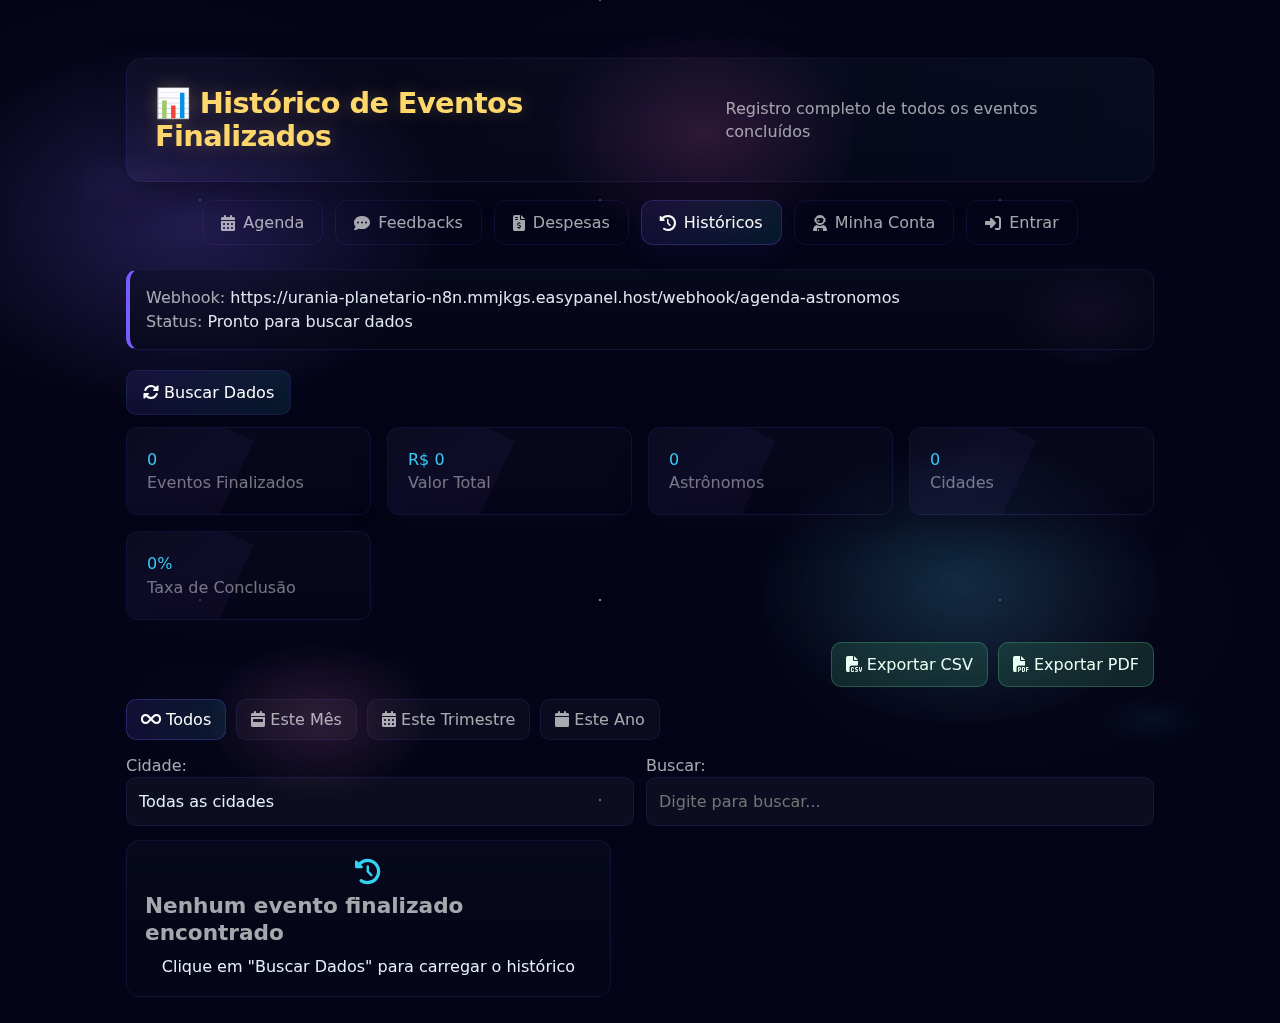
<file: agenda-inteligente-urania-main/historico.html>
<!DOCTYPE html>
<html lang="pt-BR">
<head>
    <meta charset="UTF-8">
    <meta name="viewport" content="width=device-width, initial-scale=1.0">
    <title>Histórico - Eventos Finalizados</title>
    <link rel="stylesheet" href="public/css/main-responsive.css">
    <link rel="stylesheet" href="public/css/style.css">
    <link rel="stylesheet" href="public/css/docs-urania.css">
    <link rel="stylesheet" href="https://cdnjs.cloudflare.com/ajax/libs/font-awesome/6.4.0/css/all.min.css">
</head>
<body>
    <!-- Fundo galáctico (coeso com a Agenda Urânia) -->
    <div class="space-layer stars"></div>
    <div class="space-layer twinkle"></div>
    <div class="space-layer nebula"></div>
    <div class="space-layer galaxies"></div>

    <div class="container">
        <header>
            <h1>📊 Histórico de Eventos Finalizados</h1>
            <p class="subtitle">Registro completo de todos os eventos concluídos</p>
        </header>
        
        <div class="navigation">
            <a href="index.html" class="nav-button"><i class="fas fa-calendar-alt"></i> Agenda</a>
            <a href="feedbacks.html" class="nav-button"><i class="fas fa-comment-dots"></i> Feedbacks</a>
            <a href="despesas.html" class="nav-button"><i class="fas fa-file-invoice-dollar"></i> Despesas</a>
            <a href="historico.html" class="nav-button active"><i class="fas fa-history"></i> Históricos</a>
            <a href="account.html" class="nav-button"><i class="fas fa-user-astronaut"></i> Minha Conta</a>
            <a href="login.html" class="nav-button"><i class="fas fa-right-to-bracket"></i> Entrar</a>
        </div>
        
        <div class="webhook-status" id="webhook-status">
            <div class="detail-item">
                <span class="detail-label">Webhook:</span>
                <span class="detail-value">https://urania-planetario-n8n.mmjkgs.easypanel.host/webhook/agenda-astronomos</span>
            </div>
            <div class="detail-item">
                <span class="detail-label">Status:</span>
                <span class="detail-value" id="connection-status">Pronto para buscar dados</span>
            </div>
        </div>
        
        <div class="data-source">
            <button class="source-button active" id="btn-fetch-data">
                <i class="fas fa-sync-alt"></i> Buscar Dados
            </button>
        </div>
        
        <div class="stats">
            <div class="stat-card">
                <div class="stat-value" id="total-events">0</div>
                <div class="stat-label">Eventos Finalizados</div>
            </div>
            <div class="stat-card">
                <div class="stat-value" id="total-value">R$ 0</div>
                <div class="stat-label">Valor Total</div>
            </div>
            <div class="stat-card">
                <div class="stat-value" id="total-astronomers">0</div>
                <div class="stat-label">Astrônomos</div>
            </div>
            <div class="stat-card">
                <div class="stat-value" id="total-cities">0</div>
                <div class="stat-label">Cidades</div>
            </div>
            <div class="stat-card">
                <div class="stat-value" id="completion-rate">0%</div>
                <div class="stat-label">Taxa de Conclusão</div>
            </div>
        </div>
        
        <div class="export-section">
            <button class="export-button" id="btn-export-csv">
                <i class="fas fa-file-csv"></i> Exportar CSV
            </button>
            <button class="export-button" id="btn-export-pdf">
                <i class="fas fa-file-pdf"></i> Exportar PDF
            </button>
        </div>
        
        <div class="period-filter">
            <div class="period-button active" data-period="all">
                <i class="fas fa-infinity"></i> Todos
            </div>
            <div class="period-button" data-period="month">
                <i class="fas fa-calendar-week"></i> Este Mês
            </div>
            <div class="period-button" data-period="quarter">
                <i class="fas fa-calendar-alt"></i> Este Trimestre
            </div>
            <div class="period-button" data-period="year">
                <i class="fas fa-calendar"></i> Este Ano
            </div>
        </div>
        
        <div class="filters">
            <div class="filter-group">
                <label class="filter-label" for="city-select">Cidade:</label>
                <select class="filter-select" id="city-select">
                    <option value="all">Todas as cidades</option>
                </select>
            </div>
            <div class="filter-group">
                <label class="filter-label" for="search-input">Buscar:</label>
                <input type="text" class="search-input" id="search-input" placeholder="Digite para buscar...">
            </div>
        </div>
        
        <div class="history-grid" id="history-grid">
            <div class="empty-state">
                <i class="fas fa-history"></i>
                <h3>Nenhum evento finalizado encontrado</h3>
                        <p>Clique em "Buscar Dados" para carregar o histórico</p>
            </div>
        </div>
        
        <div class="pagination" id="pagination" style="display: none;">
            <div class="pagination-info" id="pagination-info"></div>
            <div class="pagination-buttons">
                <button class="pagination-button" id="prev-page">Anterior</button>
                <button class="pagination-button" id="next-page">Próxima</button>
            </div>
        </div>
    </div>
    
    <div class="notification" id="notification"></div>

    <script>
        // Elementos DOM
        const historyGrid = document.getElementById('history-grid');
        const citySelect = document.getElementById('city-select');
        const searchInput = document.getElementById('search-input');
        const notification = document.getElementById('notification');
        const totalEventsElement = document.getElementById('total-events');
        const totalValueElement = document.getElementById('total-value');
        const totalAstronomersElement = document.getElementById('total-astronomers');
        const totalCitiesElement = document.getElementById('total-cities');
        const completionRateElement = document.getElementById('completion-rate');
        const connectionStatus = document.getElementById('connection-status');
        const webhookStatus = document.getElementById('webhook-status');
        const pagination = document.getElementById('pagination');
        const paginationInfo = document.getElementById('pagination-info');
        const prevPageButton = document.getElementById('prev-page');
        const nextPageButton = document.getElementById('next-page');
        const btnFetchData = document.getElementById('btn-fetch-data');
        const periodButtons = document.querySelectorAll('.period-button');
        const btnExportCsv = document.getElementById('btn-export-csv');
        const btnExportPdf = document.getElementById('btn-export-pdf');

        // Configuração do Webhook (novo endpoint)
        const AGENDA_WEBHOOK_URL = 'https://urania-planetario-n8n.mmjkgs.easypanel.host/webhook/agenda-astronomos';

        // Util: sessão + webhook
        function buildUrl(base, params){
            const usp = new URLSearchParams();
            Object.entries(params||{}).forEach(([k,v])=>{ if (v!==undefined && v!==null) usp.append(k, String(v)); });
            const sep = base.includes('?') ? '&' : '?';
            return base + sep + usp.toString();
        }
        function getLoggedSession(){
            try{
                const raw = localStorage.getItem('astronomo_session');
                const s = raw ? JSON.parse(raw) : null;
                if (s && s.loggedIn) return s;
            }catch(_){ }
            return null;
        }
        async function callAgendaWebhook(action, params){
            const url = buildUrl(AGENDA_WEBHOOK_URL, { action, ...(params||{}) });
            const resp = await fetch(url, { method:'GET', headers:{ 'Accept':'application/json' } });
            if (!resp.ok) throw new Error(`Erro HTTP ${resp.status}`);
            try{ return await resp.json(); }catch(_){ return null; }
        }

        // Estado da aplicação
        let eventsData = [];
        let completedEvents = [];
        let filteredEvents = [];
        // Removido seletor de astrônomo
        let filteredCity = 'all';
        let filteredPeriod = 'all';
        let searchTerm = '';
        let currentPage = 1;
        const eventsPerPage = 12;

        // Inicialização
        document.addEventListener('DOMContentLoaded', function() {
            // Event Listeners
            citySelect.addEventListener('change', handleCityFilter);
            searchInput.addEventListener('input', handleSearch);
            prevPageButton.addEventListener('click', goToPrevPage);
            nextPageButton.addEventListener('click', goToNextPage);
            btnFetchData.addEventListener('click', fetchDataFromN8N);
            btnExportCsv.addEventListener('click', exportToCSV);
            btnExportPdf.addEventListener('click', exportToPDF);
            
            periodButtons.forEach(button => {
                button.addEventListener('click', () => {
                    periodButtons.forEach(b => b.classList.remove('active'));
                    button.classList.add('active');
                    filteredPeriod = button.dataset.period;
                    applyFilters();
                });
            });
        });

        // ========== FUNÇÃO PRINCIPAL - BUSCAR DADOS REAIS DO n8n ==========

        // Sessão e filtro por usuário
        function getLoggedSession(){
            try{
                const raw = localStorage.getItem('astronomo_session');
                const s = raw ? JSON.parse(raw) : null;
                if (s && s.loggedIn) return s;
            }catch(_){ }
            return null;
        }
        function norm(v){ return String(v||'').trim().toLowerCase(); }
        function belongsToSession(item, s){
            if (!s) return false;
            const sid = item.assistant_id ?? item.ASSISTANT_ID;
            const iid = item.id_astronomo ?? item.idAstronomo;
            const u = item.usuario ?? item.USERNAME;
            const a = item.astronomo ?? item.astronomo_validacao;
            if (s.assistant_id != null && String(s.assistant_id) === String(sid)) return true;
            if (s.id_astronomo != null && String(s.id_astronomo) === String(iid)) return true;
            const su = norm(s.username);
            const sn = norm(s.nome_completo);
            if (u && norm(u).includes(su)) return true;
            if (a && (norm(a).includes(su) || (sn && norm(a).includes(sn)))) return true;
            return false;
        }

        async function fetchDataFromN8N() {
            try {
                btnFetchData.disabled = true;
                btnFetchData.innerHTML = '<span class="loading"></span> Buscando dados...';
                connectionStatus.textContent = 'Conectando ao n8n...';
                webhookStatus.classList.remove('status-connected', 'status-error', 'status-warning');

                const s = getLoggedSession();
                const data = await callAgendaWebhook('atualizar_agenda', s?.id_astronomo != null ? { id_astronomo: s.id_astronomo } : {});
                console.log('Dados recebidos do n8n:', data);
                console.log('Dados recebidos do n8n:', data);
                
                // Processar os dados recebidos
                if (Array.isArray(data)) {
                    eventsData = data;
                } else if (typeof data === 'object') {
                    // Se for um único objeto, colocar em um array
                    eventsData = [data];
                } else {
                    throw new Error('Formato de dados inválido recebido do n8n');
                }

                // Filtrar apenas eventos com a tag finalizado: true
                // Conforme requisito: somente eventos cujo payload tenha finalizado === true
                completedEvents = eventsData.filter(event => 
                    event.finalizado === true || event.finalizado === 'true'
                );

                // Processar e validar os dados
                completedEvents = completedEvents.map(event => {
                    const textoRaw = (typeof event?.texto_tarefa === 'object' && event?.texto_tarefa !== null) ? (event.texto_tarefa.texto ?? '') : (event?.texto_tarefa ?? '');
                    const eventoNome = (event?.conteudo_da_apresentacao ?? textoRaw ?? '').toString() || 'Evento Astronômico';
                    const data = event?.data_agendamento ?? event?.data_e_hora_do_agendamento ?? new Date().toISOString();
                    const cidade = (event?.cidade && event.cidade.toString().trim()) ? event.cidade : (event?.cidade_destino || 'Cidade não informada');
                    const local = (event?.local_instalacao && event.local_instalacao.toString().toLowerCase()!=='null') ? event.local_instalacao : (event?.endereco || 'Local não informado');
                    const alunos = event?.numero_alunos_empresa ?? event?.numero_de_alunos ?? '0';
                    const id = event?.id ?? event?.id_evento ?? event?.id_evento_unico ?? 'N/A';
                    const feedback = (event?.avaliacao_astronomo ?? '').toString();
                    return {
                        ...event,
                        id,
                        evento: eventoNome,
                        data,
                        cidade,
                        local,
                        astronomo: event?.astronomo ?? event?.astronomo_validacao ?? 'A definir',
                        numero_alunos: alunos,
                        valor_total: event?.valor_total ?? '0',
                        feedback,
                        finalizado_em: event?.data_finalizacao ?? data
                    };
                });

                // Filtrar por usuário logado
                const session = getLoggedSession();
                if (session) {
                    completedEvents = completedEvents.filter(item => belongsToSession(item, session));
                }

                populateFilters();
                
                connectionStatus.textContent = `Conectado - ${completedEvents.length} eventos finalizados carregados`;
                webhookStatus.classList.add('status-connected');
                showNotification(`${completedEvents.length} eventos finalizados carregados com sucesso!`, 'success');
                
            } catch (error) {
                console.error('Erro ao buscar dados do n8n:', error);
                connectionStatus.textContent = `Erro: ${error.message}`;
                webhookStatus.classList.add('status-error');
                showNotification(`Erro ao carregar dados: ${error.message}`, 'error');
                
                // Em caso de erro, mostrar estado vazio
                completedEvents = [];
                renderEvents();
            } finally {
                btnFetchData.disabled = false;
                btnFetchData.innerHTML = '<i class="fas fa-sync-alt"></i> Buscar Dados';
            }
        }

        // ========== FUNÇÕES DE FILTRO E BUSCA ==========

        function applyFilters() {
            filteredEvents = completedEvents.filter(event => {
                const matchesCity = filteredCity === 'all' || event.cidade?.includes(filteredCity);
                const matchesPeriod = filterByPeriod(event);
                const matchesSearch = !searchTerm || 
                    event.evento?.toLowerCase().includes(searchTerm.toLowerCase()) ||
                    event.cidade?.toLowerCase().includes(searchTerm.toLowerCase()) ||
                    event.astronomo?.toLowerCase().includes(searchTerm.toLowerCase()) ||
                    event.local?.toLowerCase().includes(searchTerm.toLowerCase());
                
                return matchesCity && matchesPeriod && matchesSearch;
            });
            
            currentPage = 1;
            renderEvents();
            updatePagination();
            updateStats();
        }

        function filterByPeriod(event) {
            const eventDate = new Date(event.finalizado_em || event.data);
            const now = new Date();
            
            switch(filteredPeriod) {
                case 'month':
                    const startOfMonth = new Date(now.getFullYear(), now.getMonth(), 1);
                    return eventDate >= startOfMonth;
                case 'quarter':
                    const currentQuarter = Math.floor(now.getMonth() / 3);
                    const startOfQuarter = new Date(now.getFullYear(), currentQuarter * 3, 1);
                    return eventDate >= startOfQuarter;
                case 'year':
                    const startOfYear = new Date(now.getFullYear(), 0, 1);
                    return eventDate >= startOfYear;
                default:
                    return true;
            }
        }

        // Removido seletor de astrônomo; usaremos a sessão do login

        function handleCityFilter(e) {
            filteredCity = e.target.value;
            applyFilters();
        }

        function handleSearch(e) {
            searchTerm = e.target.value;
            applyFilters();
        }

        // ========== FUNÇÕES DE PAGINAÇÃO ==========

        function goToPrevPage() {
            if (currentPage > 1) {
                currentPage--;
                renderEvents();
                updatePagination();
            }
        }

        function goToNextPage() {
            const totalPages = Math.ceil(filteredEvents.length / eventsPerPage);
            if (currentPage < totalPages) {
                currentPage++;
                renderEvents();
                updatePagination();
            }
        }

        function updatePagination() {
            const totalPages = Math.ceil(filteredEvents.length / eventsPerPage);
            const startItem = (currentPage - 1) * eventsPerPage + 1;
            const endItem = Math.min(currentPage * eventsPerPage, filteredEvents.length);
            
            if (filteredEvents.length > eventsPerPage) {
                pagination.style.display = 'flex';
                paginationInfo.textContent = `Mostrando ${startItem}-${endItem} de ${filteredEvents.length} eventos`;
                prevPageButton.disabled = currentPage === 1;
                nextPageButton.disabled = currentPage === totalPages;
            } else {
                pagination.style.display = 'none';
            }
        }

        // ========== FUNÇÕES DE RENDERIZAÇÃO ==========

        function cityBaseName(cidade) {
            if (!cidade) return 'Desconhecida';
            const s = String(cidade).trim();
            if (s.includes(' - ')) return s.split(' - ')[0].trim();
            if (s.includes('/')) return s.split('/')[0].trim();
            if (s.includes(',')) return s.split(',')[0].trim();
            return s;
        }

        function populateFilters() {
            // Limpar selects
            citySelect.innerHTML = '<option value="all">Todas as cidades</option>';
            
            // Obter lista única de cidades
            const cities = [...new Set(completedEvents.map(event => cityBaseName(event.cidade)).filter(Boolean))];
            cities.forEach(city => {
                const option = document.createElement('option');
                option.value = city;
                option.textContent = city;
                citySelect.appendChild(option);
            });
            
            updateStats();
            applyFilters();
        }

        function renderEvents() {
            historyGrid.innerHTML = '';
            
            const startIndex = (currentPage - 1) * eventsPerPage;
            const endIndex = startIndex + eventsPerPage;
            const eventsToShow = filteredEvents.slice(startIndex, endIndex);
            
            if (eventsToShow.length === 0) {
                const emptyState = document.createElement('div');
                emptyState.className = 'empty-state';
                if (completedEvents.length === 0) {
                    emptyState.innerHTML = `
                        <i class="fas fa-history"></i>
                        <h3>Nenhum evento finalizado encontrado</h3>
                        <p>Nenhum evento com tag de finalizado foi encontrado nos dados.</p>
                    `;
                } else {
                    emptyState.innerHTML = `
                        <i class="fas fa-search"></i>
                        <h3>Nenhum evento encontrado</h3>
                        <p>Tente ajustar os filtros ou termos de busca.</p>
                    `;
                }
                historyGrid.appendChild(emptyState);
                return;
            }
            
            eventsToShow.forEach(event => {
                const eventElement = document.createElement('div');
                eventElement.className = 'history-card';
                
                const eventDate = new Date(event.data);
                const formattedDate = eventDate.toLocaleDateString('pt-BR');
                const formattedTime = eventDate.toLocaleTimeString('pt-BR', { 
                    hour: '2-digit', 
                    minute: '2-digit' 
                });
                
                const finalizadoDate = new Date(event.finalizado_em || event.data);
                const finalizadoFormatted = finalizadoDate.toLocaleDateString('pt-BR');
                
                eventElement.innerHTML = `
                    <div class="history-header">
                        <div class="event-title">${event.evento}</div>
                        <div class="event-date">${formattedDate}</div>
                    </div>
                    
                    <div class="history-details">
                        <div class="detail-item">
                            <span class="detail-label">Data do Evento</span>
                            <span class="detail-value">${formattedDate} - ${formattedTime}</span>
                        </div>
                        <div class="detail-item">
                            <span class="detail-label">Finalizado em</span>
                            <span class="detail-value">${finalizadoFormatted}</span>
                        </div>
                        <div class="detail-item">
                            <span class="detail-label">Local</span>
                            <span class="detail-value">${event.local}</span>
                        </div>
                        <div class="detail-item">
                            <span class="detail-label">Número de Alunos</span>
                            <span class="detail-value">${event.numero_alunos}</span>
                        </div>
                        <div class="detail-item">
                            <span class="detail-label">Valor</span>
                            <span class="detail-value">R$ ${event.valor_total ? parseFloat(event.valor_total).toLocaleString('pt-BR') : 'N/A'}</span>
                        </div>
                    </div>
                    
                    <div class="astronomer-info">
                        <div class="astronomer-avatar">
                            ${event.astronomo.charAt(0)}
                        </div>
                        <div>
                            <div class="astronomer-name">${event.astronomo}</div>
                            <div>
                                <span class="completion-badge">
                                    <i class="fas fa-check-circle"></i>
                                    Finalizado
                                </span>
                                ${event.feedback ? `<span class="feedback-badge">Com Feedback</span>` : ''}
                            </div>
                        </div>
                    </div>
                `;
                
                historyGrid.appendChild(eventElement);
            });
        }

        function updateStats() {
            const totalEvents = completedEvents.length;
            const totalAstronomers = new Set(completedEvents.map(event => event.astronomo).filter(Boolean)).size;
            const totalCities = new Set(completedEvents.map(event => cityBaseName(event.cidade)).filter(Boolean)).size;
            const totalValue = completedEvents.reduce((sum, event) => sum + (parseFloat(event.valor_total) || 0), 0);
            const completionRate = eventsData.length > 0 ? ((totalEvents / eventsData.length) * 100).toFixed(1) : 0;
            
            totalEventsElement.textContent = totalEvents.toLocaleString('pt-BR');
            totalAstronomersElement.textContent = totalAstronomers.toLocaleString('pt-BR');
            totalCitiesElement.textContent = totalCities.toLocaleString('pt-BR');
            totalValueElement.textContent = `R$ ${totalValue.toLocaleString('pt-BR')}`;
            completionRateElement.textContent = `${completionRate}%`;
        }

        // ========== FUNÇÕES DE EXPORTAÇÃO ==========

        function exportToCSV() {
            if (filteredEvents.length === 0) {
                showNotification('Nenhum dado para exportar', 'error');
                return;
            }

            const headers = ['Evento', 'Data', 'Astrônomo', 'Cidade', 'Local', 'Alunos', 'Valor', 'Finalizado em'];
            const csvData = filteredEvents.map(event => [
                `"${event.evento}"`,
                new Date(event.data).toLocaleDateString('pt-BR'),
                `"${event.astronomo}"`,
                `"${event.cidade}"`,
                `"${event.local}"`,
                event.numero_alunos,
                event.valor_total ? parseFloat(event.valor_total).toLocaleString('pt-BR') : '0',
                new Date(event.finalizado_em || event.data).toLocaleDateString('pt-BR')
            ]);

            const csvContent = [headers, ...csvData]
                .map(row => row.join(','))
                .join('\n');

            const blob = new Blob([csvContent], { type: 'text/csv;charset=utf-8;' });
            const link = document.createElement('a');
            const url = URL.createObjectURL(blob);
            link.setAttribute('href', url);
            link.setAttribute('download', `historico_eventos_${new Date().toISOString().split('T')[0]}.csv`);
            link.style.visibility = 'hidden';
            document.body.appendChild(link);
            link.click();
            document.body.removeChild(link);

            showNotification('CSV exportado com sucesso!', 'success');
        }

        function exportToPDF() {
            showNotification('Funcionalidade de PDF em desenvolvimento', 'info');
            // Implementação do PDF pode ser adicionada posteriormente
        }

        function showNotification(message, type) {
            notification.textContent = message;
            notification.className = `notification ${type} show`;
            
            setTimeout(() => {
                notification.classList.remove('show');
            }, 5000);
        }
    </script>
</body>
</html>
</file>
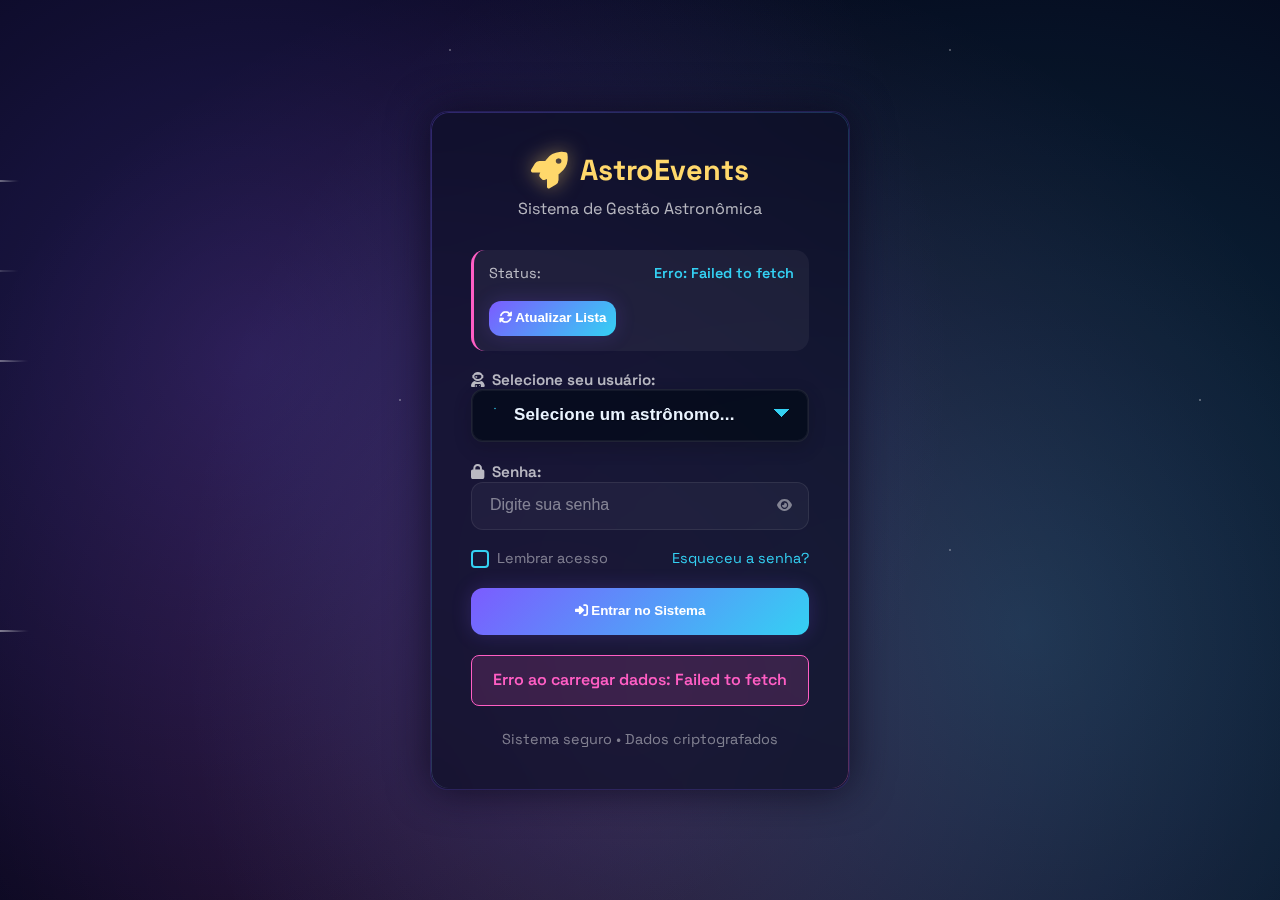
<file: agenda-inteligente-urania-main/login.html>
<!DOCTYPE html>
<html lang="pt-BR">
<head>
    <meta charset="UTF-8">
    <meta name="viewport" content="width=device-width, initial-scale=1.0">
    <title>Login - Sistema Astronômico</title>
    
    <!-- CSS do Tema Espacial Galáctico -->
    <link rel="stylesheet" href="login.css">
    
    <!-- Font Awesome para ícones -->
    <link rel="stylesheet" href="https://cdnjs.cloudflare.com/ajax/libs/font-awesome/6.4.0/css/all.min.css">
    
    <!-- Fonte Space Grotesk -->
    <link href="https://fonts.googleapis.com/css2?family=Space+Grotesk:wght@300;400;500;600;700&display=swap" rel="stylesheet">
</head>
<body>
    <!-- Fundo Espacial Galáctico -->
    <div class="stars"></div>
    <div class="nebula"></div>
    <div class="shooting-stars">
        <div class="shooting-star"></div>
        <div class="shooting-star"></div>
        <div class="shooting-star"></div>
        <div class="shooting-star"></div>
    </div>

    <div class="login-container">
        <div class="login-card">
            <!-- Cabeçalho -->
            <div class="login-header">
                <div class="logo">
                    <i class="fas fa-rocket"></i>
                    <h1>AstroEvents</h1>
                </div>
                <p>Sistema de Gestão Astronômica</p>
            </div>

            <!-- Status da Conexão -->
            <div class="webhook-status" id="webhook-status">
                <div class="info-item">
                    <span class="info-label">Status:</span>
                    <span class="info-value" id="connection-status">Conectando...</span>
                </div>
                <button class="login-btn" id="btn-refresh-data" style="margin-top: 10px; padding: 10px;">
                    <i class="fas fa-sync-alt"></i> Atualizar Lista
                </button>
            </div>

            <!-- Astrônomo Selecionado -->
            <div class="selected-astronomer hidden" id="selected-astronomer">
                <div class="astronomer-avatar" id="astronomer-avatar">?</div>
                <div id="astronomer-name">Selecionando...</div>
            </div>

            <!-- Formulário de Login -->
            <form class="login-form" id="login-form">
                <div class="form-group">
                    <label for="astronomer-select">
                        <i class="fas fa-user-astronaut"></i> Selecione seu usuário:
                    </label>
                    <select id="astronomer-select" required>
                        <option value="">Selecione um astrônomo...</option>
                    </select>
                </div>
                
                <div class="form-group">
                    <label for="password">
                        <i class="fas fa-lock"></i> Senha:
                    </label>
                    <div class="password-container">
                        <input type="password" id="password" placeholder="Digite sua senha" required>
                        <button type="button" class="toggle-password" id="toggle-password">
                            <i class="fas fa-eye"></i>
                        </button>
                    </div>
                </div>

                <!-- Opções Lembrar Senha -->
                <div class="form-options">
                    <label class="remember-me">
                        <input type="checkbox" id="remember-me">
                        <span class="checkmark"></span>
                        Lembrar acesso
                    </label>
                    <a href="#" class="forgot-password">Esqueceu a senha?</a>
                </div>

                <button type="submit" class="login-btn" id="login-button">
                    <i class="fas fa-sign-in-alt"></i> Entrar no Sistema
                </button>
            </form>

            <!-- Informações do Astrônomo -->
            <div class="astronomer-info hidden" id="astronomer-info">
                <div class="info-item">
                    <span class="info-label">Cidade Base:</span>
                    <span class="info-value" id="info-city">-</span>
                </div>
                <div class="info-item">
                    <span class="info-label">Veículo:</span>
                    <span class="info-value" id="info-vehicle">-</span>
                </div>
                <div class="info-item">
                    <span class="info-label">Contato:</span>
                    <span class="info-value" id="info-phone">-</span>
                </div>
            </div>

            <!-- Mensagens de Feedback -->
            <div class="login-message" id="login-message"></div>

            <!-- Rodapé -->
            <div class="login-footer">
                <p>Sistema seguro • Dados criptografados</p>
            </div>
        </div>
    </div>

    <script>
        // Elementos DOM
        const loginForm = document.getElementById('login-form');
        const astronomerSelect = document.getElementById('astronomer-select');
        const passwordInput = document.getElementById('password');
        const loginButton = document.getElementById('login-button');
        const togglePasswordButton = document.getElementById('toggle-password');
        const loginMessage = document.getElementById('login-message');
        const connectionStatus = document.getElementById('connection-status');
        const webhookStatus = document.getElementById('webhook-status');
        const btnRefreshData = document.getElementById('btn-refresh-data');
        const astronomerInfo = document.getElementById('astronomer-info');
        const selectedAstronomer = document.getElementById('selected-astronomer');
        const astronomerAvatar = document.getElementById('astronomer-avatar');
        const astronomerName = document.getElementById('astronomer-name');
        const infoCity = document.getElementById('info-city');
        const infoVehicle = document.getElementById('info-vehicle');
        const infoPhone = document.getElementById('info-phone');
        const rememberMe = document.getElementById('remember-me');

        // Configuração do Webhook
        const ASTRONOMER_WEBHOOK_URL = 'https://urania-planetario-n8n.mmjkgs.easypanel.host/webhook/novo-astronomo?action=list';

        // Estado da aplicação
        let astronomersData = [];
        let selectedAstronomerData = null;

        // Inicialização
        document.addEventListener('DOMContentLoaded', function() {
            // Event Listeners
            loginForm.addEventListener('submit', handleLogin);
            astronomerSelect.addEventListener('change', handleAstronomerSelect);
            togglePasswordButton.addEventListener('click', togglePasswordVisibility);
            btnRefreshData.addEventListener('click', fetchAstronomersData);
            
            // Verificar se há credenciais salvas
            checkSavedCredentials();
            
            // Carregar dados dos astrônomos
            fetchAstronomersData();
        });

        // ========== BUSCAR DADOS DOS ASTRÔNOMOS ==========

        async function fetchAstronomersData() {
            try {
                loginButton.disabled = true;
                connectionStatus.textContent = 'Conectando...';
                webhookStatus.classList.remove('status-connected', 'status-error');

                const response = await fetch(ASTRONOMER_WEBHOOK_URL, {
                    method: 'GET',
                    headers: { 'Accept': 'application/json', 'Content-Type': 'application/json' },
                    mode: 'cors'
                });

                if (!response.ok) throw new Error(`Erro HTTP: ${response.status} - ${response.statusText}`);

                const data = await response.json();
                if (Array.isArray(data)) astronomersData = data;
                else if (typeof data === 'object') astronomersData = [data];
                else throw new Error('Formato de dados inválido recebido');

                // Salvar no cache
                localStorage.setItem('astronomersData', JSON.stringify(astronomersData));
                localStorage.setItem('astronomersLastUpdate', new Date().toISOString());
                
                populateAstronomerSelect();
                connectionStatus.textContent = `Conectado - ${astronomersData.length} astrônomos`;
                webhookStatus.classList.add('status-connected');
                showMessage('Lista de astrônomos atualizada com sucesso!', 'success');
                
            } catch (error) {
                // Tenta cache
                const cached = localStorage.getItem('astronomersData');
                if (cached) {
                    astronomersData = JSON.parse(cached);
                    populateAstronomerSelect();
                    connectionStatus.textContent = `Offline - ${astronomersData.length} astrônomos (cache)`;
                    showMessage('Usando dados em cache. Verifique a conexão.', 'info');
                } else {
                    connectionStatus.textContent = `Erro: ${error.message}`;
                    webhookStatus.classList.add('status-error');
                    showMessage(`Erro ao carregar dados: ${error.message}`, 'error');
                }
            } finally { 
                loginButton.disabled = false; 
            }
        }

        // ========== PREENCHER SELECT ==========
        function populateAstronomerSelect() {
            astronomerSelect.innerHTML = '<option value="">Selecione um astrônomo...</option>';
            astronomersData.forEach(astronomer => {
                const option = document.createElement('option');
                option.value = astronomer.usuario;
                option.textContent = `${astronomer.nome_completo} (${astronomer.usuario}) - ${astronomer.cidade_base}`;
                option.dataset.astronomer = JSON.stringify(astronomer);
                astronomerSelect.appendChild(option);
            });
        }

        // ========== SELEÇÃO ==========
        function handleAstronomerSelect(e) {
            const selectedUser = e.target.value;
            selectedAstronomerData = astronomersData.find(a => a.usuario === selectedUser);
            
            if (selectedAstronomerData) {
                updateAstronomerInfo(selectedAstronomerData);
                selectedAstronomer.classList.remove('hidden');
                astronomerInfo.classList.remove('hidden');
                
                // Focar no campo de senha
                passwordInput.focus();
            } else {
                selectedAstronomer.classList.add('hidden');
                astronomerInfo.classList.add('hidden');
            }
        }

        function updateAstronomerInfo(astronomer) {
            astronomerAvatar.textContent = astronomer.nome_completo.charAt(0);
            astronomerName.textContent = astronomer.nome_completo;
            infoCity.textContent = `${astronomer.cidade_base} - ${astronomer.estado}`;
            infoVehicle.textContent = `${astronomer.veiculo} (${astronomer.combustivel})`;
            infoPhone.textContent = formatPhone(astronomer.telefone);
        }

        function formatPhone(phone) {
            if (!phone) return '-';
            const cleaned = phone.replace(/\D/g, '');
            const match = cleaned.match(/^(\d{2})(\d{5})(\d{4})$/);
            return match ? `(${match[1]}) ${match[2]}-${match[3]}` : phone;
        }

        // ========== AUTENTICAÇÃO ==========
        function handleLogin(e) {
            e.preventDefault();
            
            if (!selectedAstronomerData) {
                showMessage('Selecione um astrônomo primeiro', 'error');
                astronomerSelect.focus();
                return;
            }

            const password = passwordInput.value.trim();
            if (!password) {
                showMessage('Digite sua senha', 'error');
                passwordInput.focus();
                return;
            }

            // Mostrar loading
            loginButton.innerHTML = '<i class="fas fa-spinner fa-spin"></i> Autenticando...';
            loginButton.disabled = true;

            // Simular delay de autenticação
            setTimeout(() => {
                if (authenticateUser(selectedAstronomerData, password)) {
                    loginSuccess(selectedAstronomerData);
                } else {
                    showMessage('Senha incorreta. Tente novamente.', 'error');
                    passwordInput.value = '';
                    passwordInput.focus();
                }
                
                // Restaurar botão
                loginButton.innerHTML = '<i class="fas fa-sign-in-alt"></i> Entrar no Sistema';
                loginButton.disabled = false;
            }, 1000);
        }

        function authenticateUser(astronomer, password) {
            return astronomer.senha_usuario === password;
        }

        function loginSuccess(astronomer) {
            // Salvar sessão
            const token = generateToken();
            const sessionData = { 
                astronomer, 
                loginTime: new Date().toISOString(), 
                token
            };
            // Compat: sessão usada por páginas atuais
            localStorage.setItem('userSession', JSON.stringify(sessionData));
            // Sessão unificada para páginas públicas (Minha Conta, Despesas, etc.)
            try {
                const unified = {
                    loggedIn: true,
                    username: astronomer.usuario,
                    usuario: astronomer.usuario,
                    id_astronomo: astronomer.id_astronomo ?? astronomer.id ?? null,
                    assistant_id: astronomer.assistant_id ?? null,
                    row_number: astronomer.row_number ?? null,
                    sessionId: token,
                    session_id: token,
                    timestamp: Date.now(),
                    nome_completo: astronomer.nome_completo || null,
                };
                localStorage.setItem('astronomo_session', JSON.stringify(unified));
            } catch(_) {}
            
            // Salvar credenciais se solicitado
            if (rememberMe.checked) {
                localStorage.setItem('savedUser', astronomer.usuario);
            } else {
                localStorage.removeItem('savedUser');
            }
            
            showMessage(`Bem-vindo(a), ${astronomer.nome_completo}!`, 'success');
            
            setTimeout(() => {
                window.location.href = 'index.html';
            }, 1500);
        }

        function generateToken() {
            return 'astro_' + Math.random().toString(36).substr(2, 9) + '_' + Date.now().toString(36);
        }

        // ========== UTILITÁRIOS ==========
        function togglePasswordVisibility() {
            const type = passwordInput.getAttribute('type') === 'password' ? 'text' : 'password';
            passwordInput.setAttribute('type', type);
            togglePasswordButton.innerHTML = type === 'password' 
                ? '<i class="fas fa-eye"></i>' 
                : '<i class="fas fa-eye-slash"></i>';
        }

        function showMessage(message, type) {
            loginMessage.textContent = message;
            loginMessage.className = `login-message ${type}`;
            loginMessage.style.display = 'block';
            
            setTimeout(() => {
                loginMessage.style.display = 'none';
            }, 4000);
        }

        function checkSavedCredentials() {
            const savedUser = localStorage.getItem('savedUser');
            if (savedUser) {
                rememberMe.checked = true;
                // O select será preenchido após carregar os dados
            }
        }

        // ========== SESSÃO EXISTENTE ==========
        // Força login manual: não redireciona automaticamente com sessões antigas
        function checkExistingSession() {
            try {
                // Limpa sessões anteriores para impedir auto login
                localStorage.removeItem('astronomo_session');
                localStorage.removeItem('userSession');
                showMessage('Faça login para continuar.', 'info');
            } catch(_) {}
        }

        // Verificar sessão existente
        checkExistingSession();

        // Adicionar alguns estilos específicos para elementos do formulário
        const style = document.createElement('style');
        style.textContent = `
            .password-container {
                position: relative;
                display: flex;
                align-items: center;
            }
            
            .password-container input {
                width: 100%;
                padding-right: 45px;
            }
            
            .toggle-password {
                position: absolute;
                right: 12px;
                background: none;
                border: none;
                color: var(--muted-2);
                cursor: pointer;
                padding: 5px;
                z-index: 2;
            }
            
            .toggle-password:hover {
                color: var(--accent-cyan);
            }
            
            .webhook-status {
                background: rgba(255,255,255,0.05);
                padding: 15px;
                border-radius: var(--radius-md);
                border-left: 3px solid var(--accent-cyan);
                margin-bottom: 20px;
            }
            
            .info-item {
                display: flex;
                justify-content: space-between;
                margin-bottom: 8px;
            }
            
            .info-label {
                color: var(--muted);
                font-size: 0.9em;
            }
            
            .info-value {
                color: var(--accent-cyan);
                font-weight: 600;
                font-size: 0.9em;
            }
            
            .astronomer-info {
                background: rgba(255,255,255,0.05);
                padding: 15px;
                border-radius: var(--radius-md);
                margin-top: 20px;
                border-left: 3px solid var(--accent-purple);
            }
            
            .selected-astronomer {
                text-align: center;
                padding: 15px;
                background: rgba(52,209,243,0.1);
                border-radius: var(--radius-md);
                margin-bottom: 20px;
                border: 1px solid rgba(52,209,243,0.3);
            }
            
            .astronomer-avatar {
                width: 60px;
                height: 60px;
                border-radius: 50%;
                background: linear-gradient(135deg, var(--accent-purple), var(--accent-cyan));
                display: flex;
                align-items: center;
                justify-content: center;
                font-weight: bold;
                color: white;
                font-size: 1.5rem;
                margin: 0 auto 10px;
            }
            
            .hidden {
                display: none !important;
            }
            
            .status-connected {
                border-left-color: var(--accent-cyan);
            }
            
            .status-error {
                border-left-color: var(--accent-magenta);
            }
        `;
        document.head.appendChild(style);
    </script>
</body>
</html>
</file>
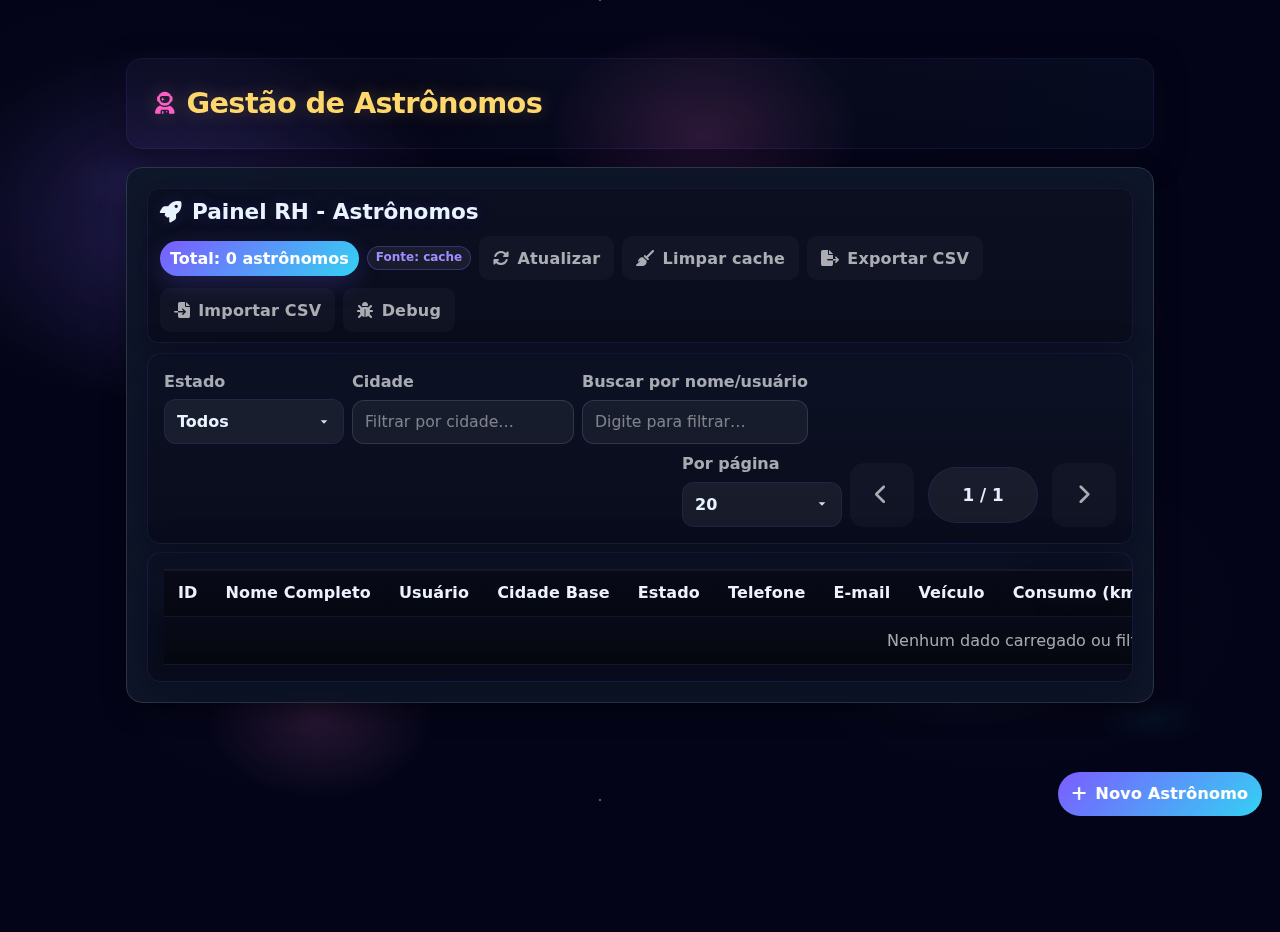
<file: agenda-inteligente-urania-main/rh-astronomos.html>
<!DOCTYPE html>
<html lang="pt-BR">
<head>
  <meta charset="UTF-8" />
  <meta name="viewport" content="width=device-width, initial-scale=1.0" />
  <title>Painel RH - Astrônomos</title>
  <link rel="stylesheet" href="https://cdnjs.cloudflare.com/ajax/libs/font-awesome/6.4.0/css/all.min.css">
  <link rel="stylesheet" href="public/css/main-responsive.css">
  <link rel="stylesheet" href="public/css/style.css">
  <link rel="stylesheet" href="public/css/calendar-collapsible.css">
</head>
<body>
  <div class="space-layer stars"></div>
  <div class="space-layer twinkle"></div>
  <div class="space-layer nebula"></div>
  <div class="space-layer galaxies"></div>
  <div class="space-layer stardust"></div>

  <div class="container">
    <header>
      <h1><i class="fas fa-user-astronaut"></i> Gestão de Astrônomos</h1>
    </header>

    <section class="upcoming-events-section" style="margin-top:12px;">
      <div class="section-header">
        <h3><i class="fas fa-rocket"></i> Painel RH - Astrônomos</h3>
        <div style="display:flex;align-items:center;gap:8px;flex-wrap:wrap;">
          <div class="events-count" id="total-astronomos">Total: 0</div>
          <span class="badge" id="data-source-label" title="Origem dos dados">Fonte: —</span>
          <button class="btn btn-secondary" id="btn-refresh"><i class="fas fa-sync-alt"></i> Atualizar</button>
          <button class="btn btn-secondary" id="btn-clear-cache" title="Limpar cache local"><i class="fas fa-broom"></i> Limpar cache</button>
          <button class="btn btn-secondary" id="btn-export"><i class="fas fa-file-export"></i> Exportar CSV</button>
          <input type="file" id="file-import" accept=".csv,text/csv" style="display:none" />
          <button class="btn btn-secondary" id="btn-import"><i class="fas fa-file-import"></i> Importar CSV</button>
          <button class="btn btn-secondary" id="btn-debug" title="Alternar modo debug"><i class="fas fa-bug"></i> Debug</button>
        </div>
      </div>

      <!-- Filtros e paginação -->
      <div class="summary-card" style="margin:8px 0; display:flex; flex-wrap:wrap; gap:8px; align-items:center;">
        <div class="form-row" style="min-width:180px;">
          <label>Estado</label>
          <select id="filter-estado" style="min-width:160px">
            <option value="">Todos</option>
          </select>
        </div>
        <div class="form-row" style="min-width:220px;">
          <label>Cidade</label>
          <input type="text" id="filter-cidade" placeholder="Filtrar por cidade…" />
        </div>
        <div class="form-row" style="min-width:220px;">
          <label>Buscar por nome/usuário</label>
          <input type="text" id="filter-busca" placeholder="Digite para filtrar…" />
        </div>
        <div style="margin-left:auto; display:flex; align-items:flex-end; gap:8px; flex-wrap:wrap;">
          <div class="form-row">
            <label>Por página</label>
            <select id="page-size" style="min-width:90px">
              <option value="10">10</option>
              <option value="20" selected>20</option>
              <option value="50">50</option>
              <option value="100">100</option>
            </select>
          </div>
          <div class="row rh-pager" style="align-items:center;">
            <button class="btn btn-secondary" id="prev-page" title="Anterior"><i class="fas fa-chevron-left"></i></button>
            <span id="page-info" class="badge">1 / 1</span>
            <button class="btn btn-secondary" id="next-page" title="Próxima"><i class="fas fa-chevron-right"></i></button>
          </div>
        </div>
      </div>

      <div class="summary-card rh-scroll" style="overflow:auto;">
        <table class="rh-table" style="width:100%; border-collapse:separate; border-spacing:0; min-width:1200px;">
          <thead>
            <tr style="text-align:left;">
              <th>ID</th>
              <th>Nome Completo</th>
              <th>Usuário</th>
              <th>Cidade Base</th>
              <th>Estado</th>
              <th>Telefone</th>
              <th>E-mail</th>
              <th>Veículo</th>
              <th>Consumo (km/L)</th>
              <th>Combustível</th>
              <th>Valor/Litro</th>
              <th>Diária Hosp.</th>
              <th>Alimentação</th>
              <th>Monitor</th>
              <th>Pedágios</th>
              <th style="width:110px;">Ações</th>
            </tr>
          </thead>
          <tbody id="tbody-astronomos"></tbody>
        </table>
      </div>
    </section>

    <!-- Botão flutuante Novo -->
    <button id="btn-novo" class="btn btn-primary" title="Novo Astrônomo" style="position:fixed;right:18px;bottom:84px;border-radius:999px;z-index:990;">
      <i class="fas fa-plus"></i> Novo Astrônomo
    </button>
  </div>

  <!-- Modal de Cadastro/Edição -->
  <div class="modal" id="rh-modal">
    <div class="modal-content" style="max-width:1100px;">
      <button class="close-btn" id="modal-close">&times;</button>
      <h2 id="modal-title">Novo Astrônomo</h2>
      <form id="form-astronomo" class="stack" style="margin-top:8px;">
        <div class="form-grid">
          <div class="form-row">
            <label>ID do Astrônomo (opcional)</label>
            <input type="text" id="id_astronomo" placeholder="Ex.: 123 ou GUID" />
          </div>
          <div class="form-row">
            <label>Usuário</label>
            <input type="text" id="usuario" required />
          </div>
          <div class="form-row">
            <label>Senha</label>
            <input type="password" id="senha_usuario" />
          </div>
          <div class="form-row">
            <label>Nome Completo</label>
            <input type="text" id="nome_completo" required />
          </div>
          <div class="form-row">
            <label>Cidade Base</label>
            <input type="text" id="cidade_base" />
          </div>
          <div class="form-row">
            <label>Estado</label>
            <input type="text" id="estado" placeholder="UF (ex.: SC)" required />
          </div>
          <div class="form-row">
            <label>Origem Lat</label>
            <input type="text" id="origem_lat" placeholder="-23.5505" />
          </div>
          <div class="form-row">
            <label>Origem Lon</label>
            <input type="text" id="origem_lon" placeholder="-46.6333" />
          </div>
          <div class="form-row" style="align-self:end;display:flex;align-items:flex-end;">
            <button type="button" class="btn btn-secondary" id="btn-lookup-coords"><i class="fas fa-map-marker-alt"></i> Definir Coordenadas</button>
          </div>
          <div class="form-row">
            <label>Telefone</label>
            <input type="text" id="telefone" />
          </div>
          <div class="form-row">
            <label>E-mail</label>
            <input type="email" id="email" />
          </div>
          <div class="form-row">
            <label>Veículo</label>
            <input type="text" id="veiculo" />
          </div>
          <div class="form-row">
            <label>Consumo (km/L)</label>
            <input type="number" step="0.01" id="consumo_km_l" />
          </div>
          <div class="form-row">
            <label>Combustível</label>
            <input type="text" id="combustivel" />
          </div>
          <div class="form-row">
            <label>Valor do Litro</label>
            <input type="number" step="0.01" id="valor_litro" />
          </div>
          <div class="form-row">
            <label>Diária de hospedagem</label>
            <input type="number" step="0.01" id="diaria_hospedagem" />
          </div>
          <div class="form-row">
            <label>Alimentação Diária</label>
            <input type="number" step="0.01" id="alimentacao_diaria" />
          </div>
          <div class="form-row">
            <label>Valor do Monitor</label>
            <input type="number" step="0.01" id="monitor" />
          </div>
          <div class="form-row">
            <label>Pedágios</label>
            <input type="number" step="0.01" id="pedagios" />
          </div>
        </div>
        <div class="form-actions">
          <button type="button" class="btn btn-secondary" id="modal-cancel">Cancelar</button>
          <button type="submit" class="btn btn-primary" id="modal-save">Salvar</button>
        </div>
      </form>
    </div>
  </div>

  <!-- Overlay de carregamento (n8n em processamento) -->
  <div id="rh-loading" class="rh-loading">
    <div class="rh-loading-box">
      <div class="rh-spinner" aria-hidden="true"></div>
      <div id="rh-loading-text" class="rh-loading-text">Processando…</div>
    </div>
  </div>

  <script src="public/js/rh-astronomos.js?v=20251106g"></script>
  <style>
    /* Painel de debug (só aparece quando ativado) */
    #rh-debug-panel{ position:fixed; right:16px; bottom:16px; width:420px; max-height:50vh; z-index:2100; display:none; }
    #rh-debug-panel.open{ display:block; }
    #rh-debug-panel .dbg-box{ border:1px solid var(--glass-border); border-radius:10px; overflow:hidden; background:rgba(6,8,22,0.92); box-shadow:0 10px 30px rgba(2,6,20,0.5); }
    #rh-debug-panel .dbg-head{ display:flex; align-items:center; justify-content:space-between; padding:8px 10px; color:#eaf4ff; font-weight:800; background:linear-gradient(180deg, rgba(10,12,28,0.92), rgba(6,8,22,0.92)); }
    #rh-debug-panel .dbg-body{ padding:8px; }
    #rh-debug-panel pre{ margin:0; max-height:34vh; overflow:auto; font-size:12px; line-height:1.35; color:#cde7ff; background:transparent; }
    #rh-debug-panel button{ font-size:12px; }
    /* ===== RH — UI Polida ===== */

    /* Cabeçalho central, com brilho sutil */
    #rh-header{
      justify-content: center;
      text-align: center;
      border: 1px solid var(--glass-border);
      background: linear-gradient(180deg, rgba(255,255,255,0.02), rgba(255,255,255,0.01));
      position: relative;
    }
    #rh-header::after{
      content:""; position:absolute; inset:0; pointer-events:none;
      background: radial-gradient(600px 120px at 50% -10%, rgba(123,92,255,0.12), transparent 60%);
    }
    #rh-header h1{ letter-spacing:.02em; }

    /* Barra superior (filtros + ações) coesa */
    .section-header{
      display:flex; align-items:center; justify-content:space-between; gap:10px; flex-wrap:wrap;
      padding: 10px 12px; border-radius: 12px; border:1px solid var(--glass-border);
      background: linear-gradient(180deg, rgba(10,12,28,0.6), rgba(6,8,20,0.6));
      box-shadow: var(--shadow-neon);
    }
    #data-source-label{ border-color: rgba(123,92,255,0.35); color: var(--accent-iris); font-weight:800; }

    /* Inputs e selects maiores e com foco evidente */
    .summary-card .form-row label{ font-weight:800; color: var(--muted); }
    .summary-card input, .summary-card select{
      min-height: 42px; font-size: 0.98rem; border-radius: 12px;
      background: rgba(255,255,255,0.05); border:1px solid rgba(255,255,255,0.12);
      transition: box-shadow .2s ease, border-color .2s ease;
    }
    .summary-card input:focus, .summary-card select:focus{
      outline: none; border-color: var(--accent-purple);
      box-shadow: 0 0 0 3px rgba(123,92,255,0.24);
    }

    /* Cartões com leve elevação */
    .summary-card{
      border:1px solid var(--glass-border);
      background: linear-gradient(180deg, rgba(12,14,34,0.55), rgba(6,8,22,0.65));
      box-shadow: 0 12px 40px rgba(3,6,18,0.4);
      border-radius: 14px;
    }

    /* Tabela — cabeçalho fixo, listras e hover marcante */
    .rh-table { width: 100%; border-collapse: separate; border-spacing: 0; }
    .rh-table thead th {
      padding: 12px 14px;
      color: var(--text-strong, #ecf3ff);
      font-weight: 800;
      letter-spacing: .01em;
      border-bottom: 1px solid var(--glass-border);
      white-space: nowrap;
      background: linear-gradient(180deg, rgba(8,10,24,0.95), rgba(5,7,16,0.95));
    }
    .rh-table tbody td {
      padding: 12px 14px;
      color: var(--calendar-text);
      border-bottom: 1px solid rgba(255,255,255,0.06);
    }
    /* Listras mais escuras para melhorar contraste/legibilidade */
    .rh-table tbody tr:nth-child(odd){ background: rgba(5,7,16,0.55); }
    .rh-table tbody tr:nth-child(even){ background: rgba(10,12,28,0.45); }
    .rh-table tbody tr:hover { background: rgba(123,92,255,0.16); }

    /* Cabeçalho colado no topo do contêiner scrollável */
    .rh-scroll thead th{ position: sticky; top: 0; z-index: 2;
      background: linear-gradient(180deg, rgba(8,10,24,0.96), rgba(5,7,16,0.96));
      backdrop-filter: blur(6px);
      box-shadow: 0 2px 0 rgba(255,255,255,0.06) inset;
    }
    /* Coluna de ações sempre visível à direita */
    .rh-scroll th:last-child, .rh-scroll td:last-child{
      position: sticky; right: 0; z-index: 1;
      background: linear-gradient(180deg, rgba(8,10,24,0.96), rgba(5,7,16,0.96));
      backdrop-filter: blur(6px);
      box-shadow: -10px 0 18px rgba(2,6,20,0.45);
    }

    /* Scrollbar grande e acessível apenas neste contêiner */
    .rh-scroll { scrollbar-width: auto; }
    .rh-scroll::-webkit-scrollbar { height: 22px; width: 16px; }
    .rh-scroll::-webkit-scrollbar-track { background: rgba(8,10,26,.55); border-radius: 12px; }
    .rh-scroll::-webkit-scrollbar-thumb {
      background: linear-gradient(90deg, rgba(123,92,255,.7), rgba(52,209,243,.65));
      border-radius: 12px;
      border: 5px solid rgba(8,10,26,.55);
    }
    .rh-scroll::-webkit-scrollbar-thumb:hover {
      background: linear-gradient(90deg, rgba(123,92,255,.85), rgba(52,209,243,.8));
    }

    /* Pager (bem grande e fácil de tocar) */
    .rh-pager { gap: 14px; display:flex; align-items:center; justify-content:center; }
    .rh-pager .btn { min-width: 64px; min-height: 64px; padding: 18px 22px; border-radius: 14px; font-size: 1.15rem; }
    .rh-pager .btn i{ font-size: 1.25rem; }
    #page-info, #page-info-bottom { display:inline-flex; align-items:center; justify-content:center; min-width: 110px; height: 56px; border-radius: 999px; font-weight: 900; font-size: 1.05rem; }
    @media (pointer: coarse), (max-width: 640px){
      .rh-pager .btn { min-width: 72px; min-height: 72px; padding: 20px 24px; font-size: 1.2rem; }
      .rh-pager .btn i{ font-size: 1.35rem; }
      #page-info, #page-info-bottom { min-width: 120px; height: 60px; font-size: 1.12rem; }
    }

    /* Overlay de carregamento */
    .rh-loading{ position: fixed; inset: 0; display:none; align-items:center; justify-content:center; z-index: 2000; background: rgba(3,6,18,0.45); backdrop-filter: blur(6px); }
    .rh-loading.open{ display:flex; }
    .rh-loading-box{ display:flex; flex-direction:column; align-items:center; gap:12px; padding:20px 24px; border-radius:14px; border:1px solid var(--glass-border); background: linear-gradient(180deg, rgba(10,12,28,0.92), rgba(6,8,22,0.92)); box-shadow: 0 18px 60px rgba(2,6,20,0.6); }
    .rh-spinner{ width: 36px; height: 36px; border-radius: 50%; border: 3px solid rgba(255,255,255,0.2); border-top-color: var(--accent-purple); animation: spin 1s linear infinite; }
    .rh-loading-text{ color: #eaf4ff; font-weight: 800; letter-spacing: .02em; }
    @keyframes spin{ from{ transform: rotate(0deg)} to{ transform: rotate(360deg)} }
  </style>
</body>
</html>
</file>
<file: agenda-inteligente-urania-main/public/css/main-responsive.css>
/* ======================================================================
   MAIN-RESPONSIVE.CSS — Agenda do Astronauta (Neon • Mobile‑First)
   Consolida e substitui: style.css, calendar-collapsible.css, custos.css,
   routes.css, chatbot.css e login.css.
   - Totalmente responsivo (prioridade: dispositivos mobile)
   - Remoção de duplicações + variáveis unificadas
   - Grids fluidos com clamp(), minmax() e auto-fit
   - Componentes com tamanhos de toque confortáveis (44px+)
   - Foco especial em "Próximos eventos" / Agenda
   - Mantém o tema espacial/neon
   ====================================================================== */

/* =============================
   0) NORMALIZE & BASE RESET
   ============================= */
*, *::before, *::after { box-sizing: border-box; }
html { -webkit-text-size-adjust: 100%; text-size-adjust: 100%; }
html, body { height: 100%; }
body {
  margin: 0;
  font-family: "Inter", "Space Grotesk", "Segoe UI", system-ui, -apple-system, "Helvetica Neue", Arial;
  line-height: 1.45;
  color: #e6f0ff;
  background: #030417;
  overflow-x: hidden;
  /* Força controles nativos (select popups, inputs) a usarem tema escuro */
  color-scheme: dark;
}
img, svg, video, canvas, audio, iframe, embed, object { display: block; max-width: 100%; }
button, input, select, textarea { font: inherit; color: inherit; }
a { color: inherit; text-decoration: none; }
ul, ol { padding-left: 1.25rem; }
:focus-visible { outline: 2px solid #7b5cff; outline-offset: 2px; }

/* ======================================
   1) THEME TOKENS — PALETA / ELEVATION
   ====================================== */
:root{
  /* Cores base */
  --bg-deep: #030417;
  --bg-mid: #06102a;
  --text-strong: #ecf3ff;
  --text: #e6f0ff;
  --muted: rgba(255,255,255,0.68);
  --muted-2: rgba(255,255,255,0.45);
  --danger: #e53e3e;
  --success: #48bb78;
  --warning: #ed8936;

  /* Neon */
  --accent-purple: #7b5cff;
  --accent-cyan: #34d1f3;
  --accent-magenta: #ff5ec4;
  --accent-iris: #a08bff;
  --accent-gold: #ffd86b;

  /* Vidro / Borda / Sombras */
  --glass: rgba(255,255,255,0.06);
  --glass-strong: rgba(255,255,255,0.095);
  --glass-border: rgba(123,92,255,0.16);
  --neon-outline: rgba(123,92,255,0.2);
  --card-bg: linear-gradient(135deg, rgba(20,18,40,0.55), rgba(10,12,35,0.6));
  --shadow-neon: 0 10px 28px rgba(11,9,28,0.58);
  --radius-lg: 16px;
  --radius-md: 12px;
  --radius-sm: 8px;
  --transition-fast: 180ms cubic-bezier(.2,.9,.3,1);
  --transition-med: 260ms cubic-bezier(.2,.9,.3,1);

  /* Calendário */
  --calendar-bg: rgba(15, 23, 42, 0.95);
  --calendar-border: #2d3748;
  --calendar-primary: var(--accent-purple);
  --calendar-secondary: var(--accent-cyan);
  --calendar-accent: var(--accent-gold);
  --calendar-success: var(--success);
  --calendar-warning: var(--warning);
  --calendar-danger: var(--danger);
  --calendar-text: #e2e8f0;
  --calendar-text-muted: #a0aec0;

  /* Cores de evento (aliases) */
  --event-color-confirmed: var(--calendar-success);
  --event-color-pending: var(--calendar-warning);
  --event-color-cancelled: var(--calendar-danger);
  --event-color-travel: var(--calendar-secondary);
  --event-color-school: var(--calendar-primary);

  /* Tamanhos tipográficos fluidos */
  --step--1: clamp(0.78rem, 0.75rem + 0.5vw, 0.92rem);
  --step-0: clamp(0.92rem, 0.88rem + 0.55vw, 1rem);
  --step-1: clamp(1.05rem, 1rem + 0.6vw, 1.15rem);
  --step-2: clamp(1.2rem, 1.1rem + 0.7vw, 1.35rem);
  --step-3: clamp(1.35rem, 1.22rem + 1vw, 1.65rem);
  --step-4: clamp(1.6rem, 1.38rem + 1.6vw, 2.15rem);
}

@media (prefers-color-scheme: light){ :root{ } }

/* Smooth scroll across the app */
html { scroll-behavior: smooth; }

/* Themed scrollbars */
* { scrollbar-color: rgba(123,92,255,.45) rgba(8,10,26,.55); scrollbar-width: thin; }
::-webkit-scrollbar { width: 10px; height: 10px; }
::-webkit-scrollbar-track { background: rgba(8,10,26,.55); border-radius: 10px; }
::-webkit-scrollbar-thumb { background: linear-gradient(180deg, rgba(123,92,255,.5), rgba(52,209,243,.45)); border-radius: 10px; border: 2px solid rgba(8,10,26,.55); }
::-webkit-scrollbar-thumb:hover { background: linear-gradient(180deg, rgba(123,92,255,.7), rgba(52,209,243,.65)); }

/* =======================
   2) BACKGROUND ESPACIAL
   ======================= */
.space-layer{ position: fixed; inset: 0; pointer-events: none; z-index: 0; }
.stars{
  background-image:
    radial-gradient(#ffffff 1px, transparent 1px),
    radial-gradient(rgba(255,255,255,0.75) 1px, transparent 1px),
    radial-gradient(rgba(255,255,255,0.5) 0.8px, transparent 1px),
    radial-gradient(rgba(255,255,255,0.25) 0.6px, transparent 0.8px);
  background-size: 1100px 1100px, 600px 600px, 380px 380px, 220px 220px;
  opacity: .32; mix-blend-mode: screen; animation: starsDrift 160s linear infinite;
}
.twinkle{ background-image: radial-gradient(rgba(255,255,255,0.18) 1px, transparent 2px); background-size: 120px 120px; opacity: .24; animation: twinkleFade 6s ease-in-out infinite, twinkleMove 120s linear infinite; mix-blend-mode: screen; }
.nebula{ background: radial-gradient(40% 30% at 20% 40%, rgba(123,92,255,0.26), transparent 20%), radial-gradient(38% 28% at 68% 62%, rgba(52,209,243,0.2), transparent 25%), radial-gradient(32% 22% at 60% 20%, rgba(255,94,196,0.18), transparent 22%); opacity: .9; mix-blend-mode: screen; animation: nebulaFloat 50s ease-in-out infinite, nebulaDrift 200s linear infinite; }
.galaxies{ background: radial-gradient(42vmin 28vmin at 18% 30%, rgba(255,255,255,0.05), transparent 60%), radial-gradient(40vmin 26vmin at 72% 62%, rgba(160,139,255,0.09), transparent 60%); opacity: .28; mix-blend-mode: screen; animation: galaxyDrift 220s linear infinite; }
.shooting-stars, .shooting-stars-2, .shooting-stars-3{ background-image: repeating-linear-gradient(315deg, rgba(255,255,255,0) 0, rgba(255,255,255,0) 96%, rgba(255,255,255,0.18) 98%, rgba(255,255,255,0) 100%); background-size: 8px 8px; opacity: .09; mix-blend-mode: screen; animation: shootingDrift 18s linear infinite; }
.shooting-stars-2{ background-size:7px 7px; animation-duration:14s; opacity:.08; }
.shooting-stars-3{ background-size:6px 6px; animation-duration:10s; opacity:.075; }
@keyframes starsDrift{ from{background-position:0 0} to{background-position:-800px 600px} }
@keyframes twinkleFade{ 0%{opacity:.16} 50%{opacity:.26} 100%{opacity:.16} }
@keyframes twinkleMove{ from{background-position:0 0} to{background-position:-300px 300px} }
@keyframes shootingDrift{ from{ background-position: 0 0 } to{ background-position: 1000px -1000px } }
@keyframes nebulaFloat{ 0%{transform:scale(1)} 50%{transform:scale(1.05)} 100%{transform:scale(1)} }
@keyframes nebulaDrift{ from{ background-position: 0 0, 0 0 } to{ background-position: 200px -120px, -180px 140px } }
@keyframes galaxyDrift{ from{ background-position: 0 0, 0 0 } to{ background-position: 120px -80px, -180px 120px } }

/* =====================
   3) LAYOUT CONTAINER
   ===================== */
.container{ position: relative; z-index: 1; width: min(100%, 1200px); margin: 0 auto; padding: clamp(12px, 2vw, 24px); }

/* =================
   4) TIPOGRAFIA
   ================= */
h1{ font-size: var(--step-4); line-height: 1.15; }
h2{ font-size: var(--step-3); line-height: 1.2; }
h3{ font-size: var(--step-2); line-height: 1.25; }
p, li, dd { font-size: var(--step-0); color: var(--text); }
small, .text-sm { font-size: var(--step--1); color: var(--muted); }
strong { color: var(--text-strong); }

/* ==============
   5) HEADER
   ============== */
header{ display: flex; align-items: center; justify-content: space-between; gap: 12px; margin-bottom: clamp(12px, 2.5vw, 18px); }
header h1 { display: flex; align-items: center; gap: 10px; color: var(--accent-gold); text-shadow: 0 0 18px rgba(255,216,107,0.25); }
#astronomoNome{ color: var(--muted); font-weight: 600; }

/* =============
   6) BOTÕES
   ============= */
.btn{ display: inline-flex; align-items: center; justify-content: center; gap: 8px; padding: 10px 14px; min-height: 44px; border-radius: 12px; border: 1px solid var(--glass-border); background: var(--glass); color: #fff; font-weight: 700; letter-spacing: .2px; transition: transform var(--transition-fast), border-color var(--transition-fast), background var(--transition-fast), filter var(--transition-fast); cursor: pointer; user-select: none; -webkit-tap-highlight-color: transparent; }
.btn:hover{ transform: translateY(-1px); filter: brightness(1.05); }
.btn:active{ transform: translateY(0); }
.btn-primary{ background: linear-gradient(135deg, var(--accent-purple), var(--accent-cyan)); border-color: transparent; }
.btn-secondary{ background: var(--glass); border-color: var(--neon-outline); }
.btn-danger{ background: linear-gradient(135deg, #cc2f2f, #ff5964); border-color: transparent; }
.btn-ghost{ background: transparent; border-color: var(--glass-border); }

/* ===== Period toggle (Dia/Semana/Faturamento) ===== */
.custos-period-btn{ position: relative; }
.custos-period-btn.active{ box-shadow: 0 0 0 2px rgba(123,92,255,0.28) inset; }
.custos-period-btn[data-period="day"].active{
  background: linear-gradient(135deg, rgba(52,209,243,0.18), rgba(123,92,255,0.16));
  border-color: rgba(52,209,243,0.32);
}
.custos-period-btn[data-period="week"].active{
  background: linear-gradient(135deg, rgba(255,216,107,0.18), rgba(255,94,196,0.14));
  border-color: rgba(255,216,107,0.32);
}
.custos-period-btn[data-period="faturamento"].active{
  background: linear-gradient(135deg, rgba(72,187,120,0.18), rgba(123,92,255,0.12));
  border-color: rgba(72,187,120,0.32);
}

/* ======================
   Generic Form Controls
   ====================== */
.form-grid{ display:grid; grid-template-columns: repeat(auto-fit, minmax(200px, 1fr)); gap: 12px; }
.form-row{ display:flex; flex-direction:column; gap:6px; }
.form-row label{ font-weight: 800; color: var(--muted); }
.form-row input,
.form-row select,
.form-row textarea{
  min-height: 42px; padding: 10px 12px; border-radius: 12px;
  background: rgba(255,255,255,0.05); border:1px solid var(--glass-border);
  color: var(--text);
  transition: box-shadow var(--transition-fast), border-color var(--transition-fast);
}
.form-row select{
  -webkit-appearance: none;
  -moz-appearance: none;
  appearance: none;
  padding-right: 38px; /* espaço para a setinha */
  background-image: url("data:image/svg+xml,%3Csvg xmlns='http://www.w3.org/2000/svg' fill='%23cfe1ff' viewBox='0 0 20 20'%3E%3Cpath d='M5.25 7.5l4.75 5 4.75-5H5.25z'/%3E%3C/svg%3E");
  background-repeat: no-repeat;
  background-position: right 12px center;
  background-size: 14px 14px;
}
.form-row input::placeholder,
.form-row textarea::placeholder{ color: var(--muted-2); }
.form-row input:focus,
.form-row select:focus,
.form-row textarea:focus{
  outline: none; border-color: var(--accent-purple);
  box-shadow: 0 0 0 3px rgba(123,92,255,0.24);
}

/* Seletores globais — mantém aparência consistente mesmo fora de .form-row */
select{
  -webkit-appearance: none;
  -moz-appearance: none;
  appearance: none;
  padding-right: 34px;
  background-image: url("data:image/svg+xml,%3Csvg xmlns='http://www.w3.org/2000/svg' fill='%23cfe1ff' viewBox='0 0 20 20'%3E%3Cpath d='M5.25 7.5l4.75 5 4.75-5H5.25z'/%3E%3C/svg%3E");
  background-repeat: no-repeat;
  background-position: right 10px center;
  background-size: 12px 12px;
}
select:disabled{ opacity:.65; cursor: not-allowed; }
select::-ms-expand{ display:none; }
/* Lista aberta (suporte varia entre navegadores) */
select{ color: var(--text); background: rgba(255,255,255,0.05); border:1px solid var(--glass-border); border-radius: 12px; }
select option{ background: var(--bg-mid); color: var(--text); }
select optgroup{ background: var(--bg-mid); color: var(--muted); font-weight: 700; }

/* ======================
   Custom UI Select (paleta própria)
   ====================== */
.ui-select{ position: relative; display:inline-block; min-width: 160px; z-index: 1000; }
.ui-select__button{
  display:flex; align-items:center; justify-content:space-between; gap:10px;
  width:100%; min-height: 42px; padding: 10px 12px; border-radius: 12px;
  background: rgba(255,255,255,0.06);
  border:1px solid var(--glass-border);
  color: #eaf4ff; font-weight: 700;
  cursor: pointer;
  transition: box-shadow var(--transition-fast), border-color var(--transition-fast), filter var(--transition-fast);
}
.ui-select__button:hover{ filter: brightness(1.06); border-color: var(--neon-outline); }
.ui-select__button:focus{ outline:none; box-shadow: 0 0 0 3px rgba(123,92,255,0.24); border-color: var(--accent-purple); }
.ui-select.is-open .ui-select__button{ box-shadow: 0 0 0 3px rgba(123,92,255,0.28); border-color: var(--accent-purple); }
.ui-select__caret{ flex:0 0 auto; width: 14px; height:14px; opacity:.9; }

.ui-select__menu{
  position:absolute; left:0; right:0; top: calc(100% + 6px);
  background: linear-gradient(180deg, rgba(10,12,28,0.96), rgba(6,8,22,0.98));
  border: 1px solid var(--glass-border);
  border-radius: 12px;
  box-shadow: 0 18px 50px rgba(3,6,18,0.65);
  max-height: 280px; overflow:auto; z-index: 1001;
  display:none;
}
.ui-select.is-open .ui-select__menu{ display:block; }
.ui-select__option{ padding:10px 12px; color: var(--calendar-text); cursor:pointer; }
.ui-select__option[aria-selected="true"]{ color:#fff; background: linear-gradient(90deg, rgba(123,92,255,0.18), rgba(52,209,243,0.16)); }
.ui-select__option:hover{ background: rgba(123,92,255,0.14); }
.ui-select__option[aria-disabled="true"]{ opacity:.5; cursor:not-allowed; }

/* Scrollbar do menu */
.ui-select__menu{ scrollbar-width: auto; }
.ui-select__menu::-webkit-scrollbar{ width: 12px; }
.ui-select__menu::-webkit-scrollbar-thumb{ background: linear-gradient(180deg, rgba(123,92,255,.55), rgba(52,209,243,.5)); border: 3px solid rgba(8,10,26,.55); border-radius: 10px; }
.ui-select__menu::-webkit-scrollbar-track{ background: rgba(8,10,26,.55); border-radius: 10px; }

/* Esconde o select nativo quando aprimorado */
select.is-ui-hidden{ position:absolute !important; width:1px !important; height:1px !important; margin:0 !important; padding:0 !important; opacity:0 !important; pointer-events:none !important; }

/* Camadas da tabela: garante que não sobreponham o dropdown */
.rh-scroll{ position: relative; z-index: 1; }

/* Portal: quando o menu é renderizado no body */
.ui-select__menu--portal{ position: fixed !important; inset: auto auto auto auto; display: block; }
.form-actions{ margin-top: 12px; display:flex; gap:8px; justify-content:flex-end; flex-wrap: wrap; }

/* ===============
   7) CARDS / STATS
   =============== */
.stats-grid{ display: grid; grid-template-columns: repeat(auto-fit, minmax(180px, 1fr)); gap: 12px; margin-bottom: 12px; }
.stat-card{ background: var(--card-bg); border: 1px solid var(--glass-border); border-radius: var(--radius-md); padding: 12px; box-shadow: var(--shadow-neon); }
.stat-card h3{ color: var(--muted); font-size: var(--step--1); margin: 0 0 6px; }
.stat-number{ font-size: var(--step-2); font-weight: 900; color: var(--accent-cyan); }

/* ==============
   8) CONTROLS
   ============== */
.controls{ display: flex; align-items: center; gap: 8px; flex-wrap: wrap; margin: 10px 0 6px 0; }
#update-status{ color: var(--muted); font-size: var(--step--1); }

/* ============
   9) TABS
   ============ */
.tabs{ display: flex; gap: 8px; overflow-x: auto; padding: 4px 2px; position: sticky; top: 0; z-index: 5; background: linear-gradient(180deg, rgba(3,4,23,0.9), rgba(3,4,23,0.6)); backdrop-filter: blur(6px); border-bottom: 1px solid var(--glass-border); margin-bottom: 10px; }
.tab-btn{ flex: 0 0 auto; border-radius: 999px; padding: 8px 14px; min-height: 40px; border: 1px solid var(--glass-border); background: var(--glass); color: #eaf4ff; font-weight: 700; }
.tab-btn.active{ background: linear-gradient(135deg, rgba(123,92,255,0.18), rgba(52,209,243,0.16)); box-shadow: 0 0 0 2px rgba(123,92,255,0.25) inset; }
.main-content-area{ position: relative; z-index: 1; }
.tab-content{ display: none; }
.tab-content.active{ display: block; }

/* Mobile bottom navbar (HTML opcional) */
.bottom-nav{ position: fixed; left: 0; right: 0; bottom: 0; height: 60px; display: none; grid-template-columns: repeat(4, 1fr); align-items: center; justify-items: center; gap: 8px; padding: 8px 12px; background: linear-gradient(180deg, rgba(8,10,26,0.78), rgba(8,10,26,0.92)); border-top: 1px solid var(--glass-border); backdrop-filter: blur(12px); z-index: 50; }

/* Debug: botão destacado quando ativo */
body[data-debug="1"] #debug-toggle-btn.btn-debug-on{
  background: linear-gradient(90deg, rgba(255,94,94,0.9), rgba(255,154,0,0.9));
  border: 1px solid rgba(0,0,0,.25);
  color: #111;
  box-shadow: 0 8px 24px rgba(255,100,100,.35), inset 0 0 0 1px rgba(255,255,255,.3);
}
body[data-debug="1"] #debug-toggle-btn.btn-debug-on:hover{
  filter: brightness(1.02);
}
.bottom-nav .nav-btn{ display: inline-flex; flex-direction: column; align-items: center; gap: 4px; color: #eaf4ff; font-weight: 700; font-size: .75rem; opacity: .86; }
.bottom-nav .nav-btn.active{ color: var(--accent-cyan); opacity: 1; text-shadow: 0 0 18px rgba(52,209,243,.25); }
@media (max-width: 640px){ .bottom-nav{ display: grid; } }

/* =============================
   10) CALENDÁRIO / AGENDA / HOJE
   ============================= */
.calendar-minimized { background: var(--calendar-bg); border-radius: 16px; padding: clamp(12px, 2vw, 20px); border: 1px solid var(--calendar-border); backdrop-filter: blur(18px); margin-bottom: 14px; box-shadow: 0 8px 24px rgba(0, 0, 0, 0.35); }
.calendar-header{ display: flex; justify-content: space-between; align-items: center; flex-wrap: wrap; gap: 10px; margin-bottom: 12px; }
.calendar-title{ color: var(--calendar-secondary); font-size: var(--step-2); font-weight: 800; display: flex; align-items: center; gap: 10px; }
.calendar-controls{ display: flex; gap: 8px; align-items: center; margin-left: auto; flex-wrap: wrap; }
.view-toggle{ display: flex; gap: 6px; align-items: center; }
.today-highlight{ background: linear-gradient(180deg, rgba(123, 92, 255, 0.12), rgba(52, 209, 243, 0.10)); border-radius: 14px; padding: 12px; border: 1px solid rgba(123, 92, 255, 0.32); color: var(--calendar-text); margin-bottom: 10px; box-shadow: 0 8px 22px rgba(8,10,28,.4); }
.today-highlight h2{ color: var(--calendar-primary); font-size: var(--step-2); display: flex; align-items: center; gap: 8px; margin: 0 0 6px; }
#current-date{ font-size: var(--step--1); color: var(--calendar-text-muted); }
.weather-widget{ margin: 8px 0 10px; display: grid; grid-template-columns: repeat(auto-fit, minmax(220px, 1fr)); gap: 8px; }
.weather-today{ display: flex; align-items: center; gap: 10px; background: var(--card-bg); border: 1px solid var(--glass-border); border-radius: var(--radius-md); padding: 10px 12px; box-shadow: var(--shadow-neon); }
.weather-today .icon{ width: 32px; height: 32px; display: grid; place-items: center; color: var(--accent-gold); border-radius: 50%; background: rgba(255,255,255,0.06); border: 1px solid var(--neon-outline); }
.weather-today .label{ font-weight: 700; }
.weather-today .meta{ font-size: 12px; color: var(--muted); }
.weather-next{ display:flex; gap:8px; flex-wrap: wrap; grid-column: 1 / -1; }
.weather-chip{ display:flex; align-items:center; gap:6px; background: var(--glass); border:1px solid var(--glass-border); padding:6px 10px; border-radius: 999px; font-size:12px; color: var(--muted); }
.weather-chip .w-icon{ color: var(--accent-cyan); }

/* ---------- Próximos Eventos / Lista do Dia ---------- */
#today-events-list, #week-events-list{ display:grid; gap: 10px; }
.section-header{ display:flex; align-items:center; justify-content: space-between; gap: 10px; padding-bottom: 8px; margin-bottom: 10px; border-bottom: 1px solid var(--glass-border); }
.section-header h3{ display:flex; align-items:center; gap:10px; color:#eaf4ff; text-shadow: 0 0 16px rgba(123,92,255,.18); }
.events-count{ background: linear-gradient(135deg, var(--accent-purple), var(--accent-cyan)); color:#fff; padding: 6px 10px; border-radius: 999px; font-weight: 800; box-shadow: 0 8px 24px rgba(123,92,255,.22); }
.event-card{ background: var(--card-bg); border: 1px solid var(--glass-border); border-radius: 14px; overflow: hidden; box-shadow: var(--shadow-neon); }
.event-header{ display:flex; align-items:center; gap: 10px; justify-content: space-between; padding: 10px 12px; background: rgba(255,255,255,0.04); border-bottom: 1px solid var(--glass-border); }
.event-header .left{ display:flex; align-items:center; gap: 10px; min-width: 0; }
.event-title{ font-weight: 800; color:#fff; font-size: var(--step-1); overflow: hidden; text-overflow: ellipsis; white-space: nowrap; }
.event-meta{ display:flex; gap: 8px; flex-wrap: wrap; align-items:center; color: var(--muted); font-size: var(--step--1); }
.event-body{ display:grid; gap: 10px; padding: 10px 12px; grid-template-columns: 1fr; }
.event-row{ display: grid; gap: 8px; grid-template-columns: repeat(auto-fit, minmax(200px,1fr)); }
.event-chip{ display:inline-flex; align-items:center; gap:8px; padding: 6px 10px; border-radius: 999px; border:1px solid var(--glass-border); background: var(--glass); color:#fff; font-weight:600; font-size: var(--step--1); }
.event-actions{ display:flex; gap:8px; flex-wrap: wrap; margin-top: 2px; }
.status.confirmed{ color: var(--calendar-success); }
.status.pending{ color: var(--calendar-warning); }
.status.cancelled{ color: var(--calendar-danger); }
.status.travel{ color: var(--accent-cyan); }
.status.school{ color: var(--accent-purple); }

/* ---------- Mini Calendário ---------- */
.mini-calendar{ background: rgba(26, 32, 44, 0.85); border-radius: 14px; padding: 12px; border: 1px solid var(--calendar-border); }
.mini-calendar-nav{ display:flex; justify-content: space-between; align-items:center; gap: 8px; margin-bottom: 8px; padding-bottom: 8px; border-bottom: 1px solid var(--calendar-border); }
.mini-calendar-month{ color: var(--calendar-secondary); font-weight: 800; }
.mini-calendar-days-header{ display:grid; grid-template-columns: repeat(7, 1fr); gap: 5px; margin-bottom: 6px; }
.mini-calendar-day-header{ text-align:center; font-weight: 800; color: var(--calendar-primary); font-size: var(--step--1); padding: 4px 0; }
.mini-calendar-grid{ display:grid; grid-template-columns: repeat(7, 1fr); gap: 5px; }
.mini-calendar-day{ background: var(--calendar-bg); border-radius: 8px; padding: 10px 5px; text-align:center; font-size: var(--step--1); cursor:pointer; position: relative; border: 1px solid transparent; min-height: 44px; display:flex; align-items:center; justify-content:center; color: var(--calendar-text); transition: transform var(--transition-fast), background var(--transition-fast), border-color var(--transition-fast); }
.mini-calendar-day.today{ border: 2px solid var(--calendar-primary); background: rgba(123, 92, 255, 0.12); }
.mini-calendar-day.selected{ background: rgba(107, 70, 193, 0.3); border: 2px solid var(--calendar-primary); }
.mini-calendar-day.empty{ background: transparent; opacity: .3; border: 0; cursor: default; }
.event-indicators{ position:absolute; bottom: 4px; left:50%; transform: translateX(-50%); display:flex; gap:3px; flex-wrap:wrap; justify-content:center; max-width:80%; }
.event-indicator{ width: 7px; height: 7px; border-radius: 50%; border: 1px solid rgba(255,255,255,0.25); }
.event-indicator.confirmed{ background: var(--event-color-confirmed); }
.event-indicator.pending{ background: var(--event-color-pending); }
.event-indicator.cancelled{ background: var(--event-color-cancelled); }
.event-indicator.travel{ background: var(--event-color-travel); }
.event-indicator.school{ background: var(--event-color-school); }

/* Dias com todos eventos finalizados: padrão cinza com listras diagonais e ponto preto */
table.calendar td.finalized-day{
  position: relative;
  background:
    repeating-linear-gradient(
      135deg,
      rgba(255,255,255,0.06) 0px,
      rgba(255,255,255,0.06) 6px,
      rgba(255,255,255,0.03) 6px,
      rgba(255,255,255,0.03) 12px
    );
  border: 1px dashed rgba(255,255,255,0.18) !important;
}
table.calendar td.finalized-day::after{
  content: '';
  position: absolute;
  top: 6px;
  right: 6px;
  width: 8px;
  height: 8px;
  background: #000; /* círculo preto */
  border: 1px solid rgba(255,255,255,0.35);
  border-radius: 50%;
}

/* =====================
   11) (Removido) DESPESAS (CUSTOS)
   ===================== */
/* Seção de custos foi removida conforme solicitado */

/* =======================
   12) ROTAS / GOOGLE MAPS
   ======================= */
.route-card{ background: var(--card-bg); border: 1px solid var(--glass-border); border-radius: var(--radius-lg); padding: 12px; box-shadow: var(--shadow-neon); }
.route-header{ display:flex; align-items:center; gap:10px; font-weight:800; color:#fff; margin-bottom: 8px; }
.route-header i{ color: var(--accent-cyan); }
.route-summary{ display:grid; grid-template-columns: repeat(auto-fit, minmax(160px, 1fr)); gap: 8px; margin: 6px 0 10px; }
.route-summary p{ background: var(--glass); border: 1px solid var(--glass-border); border-radius: var(--radius-md); padding: 8px 10px; color: var(--muted); }
.route-summary strong{ color: #fff; }
.map-embed-card{ margin-top: 10px; }
.map-embed-header{ display:flex; align-items:center; gap:8px; font-weight:700; color:#fff; margin-bottom: 6px; }
.map-embed-header i{ color: var(--accent-purple); }
.map-embed{ position: relative; width: 100%; aspect-ratio: 16 / 9; background: #0a0f22; border: 1px solid var(--glass-border); border-radius: var(--radius-md); overflow: hidden; }
.map-embed .go-button{ position: absolute; right: 10px; bottom: 10px; z-index: 2; background: linear-gradient(90deg, rgba(52,209,243,0.25), rgba(123,92,255,0.25)); border: 1px solid var(--neon-outline); color: #fff; padding: 8px 12px; border-radius: 999px; font-weight: 700; }
.route-steps{ margin-top: 10px; display:grid; gap:8px; }
.route-step{ display:grid; grid-template-columns: 36px 1fr auto; align-items:center; gap: 8px; background: var(--glass); border: 1px solid var(--glass-border); border-radius: var(--radius-md); padding: 8px 10px; }
.step-number{ width: 28px; height: 28px; border-radius: 50%; display:grid; place-items:center; background: rgba(123,92,255,0.15); border: 1px solid var(--neon-outline); color:#fff; font-weight: 800; }
.step-location{ color:#fff; font-weight:700; }
.step-action{ width: 32px; height: 32px; border-radius: 50%; display:grid; place-items:center; background: transparent; border: 1px solid var(--glass-border); color: #fff; cursor: pointer; }

/* ================
   13) CHATBOT UI
   ================ */
.chatbot-container{ --chatbot-bg: rgba(10, 8, 24, 0.96); --chatbot-border: rgba(123, 92, 255, 0.24); --chatbot-text: #edf4ff; --chatbot-text-muted: rgba(220, 230, 255, 0.72); --chatbot-primary: #7b5cff; --chatbot-secondary: #34d1f3; position: fixed; right: 16px; bottom: 84px; width: 380px; height: 560px; background: linear-gradient(160deg, rgba(14,10,30,0.98) 0%, rgba(8,6,22,0.98) 100%); border-radius: 16px; border: 1px solid var(--chatbot-border); display: none; flex-direction: column; overflow: hidden; z-index: 1001; box-shadow: 0 18px 40px rgba(11,9,28,0.55); backdrop-filter: blur(18px); }
.chatbot-container.open{ display:flex; animation: slideUp .35s cubic-bezier(.68,-0.55,.265,1.55); }
@keyframes slideUp{ from{opacity:0; transform: translateY(30px)} to{opacity:1; transform: translateY(0)} }
.chatbot-header{ background: linear-gradient(130deg, rgba(123, 92, 255, 0.12), rgba(52, 209, 243, 0.1)); color: var(--chatbot-text); padding: 14px 18px; display:flex; align-items:center; justify-content: space-between; border-bottom: 1px solid rgba(255,255,255,0.14); }
.chatbot-title{ display:flex; align-items:center; gap: 10px; font-weight:800; letter-spacing:.08em; text-transform: uppercase; }
.chatbot-close{ width: 36px; height: 36px; display:grid; place-items:center; border-radius: 50%; cursor: pointer; background: rgba(255,255,255,0.1); border: 1px solid rgba(255,255,255,0.2); }
.quick-actions{ display:flex; flex-wrap: wrap; gap: 8px; padding: 10px 12px; background: rgba(16,10,32,0.92); border-bottom: 1px solid rgba(255,255,255,0.12); }
.quick-btn{ background: rgba(255,255,255,0.06); border: 1px solid rgba(255,255,255,0.1); border-radius: 12px; padding: 10px 12px; font-size: .9rem; font-weight: 700; cursor: pointer; color: var(--chatbot-text-muted); flex: 1; min-width: calc(50% - 8px); text-align: center; }
.chatbot-messages{ flex: 1; padding: 12px; overflow-y: auto; background: linear-gradient(180deg, rgba(20,12,48,0.72), rgba(9,5,24,0.88)); border-top: 1px solid rgba(255,255,255,0.08); }
.chat-message{ display:flex; margin-bottom: 12px; }
.user-message{ justify-content: flex-end; }
.bot-message{ justify-content: flex-start; }
.message-avatar{ width: 38px; height: 38px; border-radius: 50%; display:grid; place-items:center; margin: 0 10px; border: 2px solid rgba(255,255,255,0.28); }
.user-message .message-avatar{ background: linear-gradient(135deg, rgba(255,45,156,0.9), rgba(255,188,255,0.95)); color:#2b001a; }
.bot-message .message-avatar{ background: linear-gradient(135deg, rgba(155,92,255,0.9), rgba(82,43,210,0.95)); color:#fff; }
.message-content{ max-width: 85%; padding: 12px 14px; border-radius: 14px; line-height: 1.5; font-size: .96rem; backdrop-filter: blur(10px); border: 1px solid rgba(255,255,255,0.14); word-wrap: break-word; overflow-wrap: break-word; }
.user-message .message-content{ background: linear-gradient(135deg, rgba(123,92,255,0.2), rgba(52,209,243,0.16)); }
.bot-message .message-content{ background: linear-gradient(135deg, rgba(20,14,44,0.92), rgba(20,14,44,0.82)); }
.chatbot-input{ display:flex; align-items:center; gap: 8px; padding: 10px; border-top: 1px solid rgba(255,255,255,0.14); background: rgba(16,10,32,0.95); }
.chatbot-input input{ flex: 1; min-height: 44px; border-radius: 12px; border: 1px solid rgba(255,255,255,0.12); background: rgba(255,255,255,0.06); padding: 10px 12px; color: #fff; }
.chatbot-input button{ min-height: 44px; border-radius: 12px; }
@media (max-width: 640px){ .chatbot-container{ inset: auto 0 0 0; width: 100%; height: min(80vh, 680px); border-radius: 16px 16px 0 0; right: unset; bottom: 0; } }

/* ============
   14) LOGIN
   ============ */
.login-container{ display:flex; justify-content:center; align-items:center; min-height: 100vh; padding: 16px; position:relative; z-index:1; }
.login-card{ background: rgba(10,12,35,0.65); border: 1px solid var(--glass-border); border-radius: 18px; padding: clamp(18px, 4vw, 32px); width: 100%; max-width: 420px; backdrop-filter: blur(20px); box-shadow: 0 0 40px rgba(11,9,28,0.55); }
.login-header{ text-align:center; margin-bottom: 16px; }
.logo{ display:flex; align-items:center; justify-content:center; gap: 10px; color: var(--accent-gold); }
.logo i{ font-size: clamp(1.6rem, 3vw, 2.2rem); color: var(--accent-gold); }
.logo h1{ color: var(--accent-gold); font-size: clamp(1.2rem, 3vw, 1.8rem); }
.login-form{ display:flex; flex-direction:column; gap: 12px; }
.form-options{ display:flex; align-items:center; justify-content: space-between; font-size: .9em; color: var(--muted-2); flex-wrap: wrap; gap: 8px; }
.login-btn{ background: linear-gradient(135deg, var(--accent-purple), var(--accent-cyan)); border: none; padding: 14px; border-radius: 12px; font-weight: 800; }

/* ==================
   15) UTILITÁRIOS
   ================== */
.overlay{ position: fixed; inset: 0; background: radial-gradient(60% 40% at 20% 20%, rgba(123,92,255,0.08), transparent 65%), radial-gradient(50% 30% at 80% 70%, rgba(52,209,243,0.06), transparent 60%); pointer-events: none; z-index: 0; }
.badge{ display:inline-flex; align-items:center; gap:6px; padding: 2px 8px; border-radius: 999px; border: 1px solid var(--glass-border); background: var(--glass); font-size: 12px; }
.hidden{ display:none !important; }
.center{ display:grid; place-items:center; }
.stack{ display:grid; gap: 8px; }
.grid{ display:grid; gap: 10px; }
.row{ display:flex; gap: 8px; flex-wrap: wrap; }

/* =====================================================
   16) RESPONSIVE BREAKPOINTS — MOBILE FIRST!
   ===================================================== */
@media (max-width: 360px){ .tab-btn{ padding-inline: 10px; } .event-title{ font-size: 1rem; } }
@media (max-width: 480px){ header{ flex-direction: column; align-items: flex-start; } .stats-grid{ grid-template-columns: 1fr; } .calendar-controls{ gap: 6px; } .event-header{ flex-direction: column; align-items: flex-start; gap: 6px; } .event-meta{ width: 100%; } .event-body{ grid-template-columns: 1fr; } .mini-calendar-days-header, .mini-calendar-grid{ gap: 4px; } .mini-calendar-day{ min-height: 38px; } .controls{ gap: 6px; } }
@media (max-width: 640px){ .container{ padding: 14px; } .stats-grid{ grid-template-columns: repeat(2, 1fr); } .weather-widget{ grid-template-columns: 1fr; } .route-step{ grid-template-columns: 28px 1fr auto; } }
@media (max-width: 768px){ .stats-grid{ grid-template-columns: repeat(2, minmax(0,1fr)); } .summary-grid{ grid-template-columns: repeat(2, minmax(0,1fr)); } .route-summary{ grid-template-columns: repeat(2, minmax(0,1fr)); } }
@media (max-width: 992px){ .stats-grid{ grid-template-columns: repeat(3, minmax(0,1fr)); } }
@media (max-width: 1280px){ .container{ width: min(100%, 1080px); } }
@media (pointer: coarse){ .btn, .tab-btn, .quick-btn, input, select, textarea{ min-height: 44px; } .route-step .step-action{ width: 40px; height: 40px; } .mini-calendar-day{ min-height: 44px; } }
@media print{ .tabs, .controls, .chatbot-container, .overlay, .space-layer{ display:none !important; } body{ color: #000; background: #fff; } .container{ width: 100%; padding: 0; } .event-card, .summary-card, .route-card{ box-shadow: none; background: #fff; color: #000; border: 1px solid #ccc; } }

/* =============================================================
   ENHANCEMENTS — Neon glass, micro-interactions and depth
   ============================================================= */

:root{
  --easing-smooth: cubic-bezier(.21, .98, .34, .99);
  --easing-softspring: cubic-bezier(.22, 1, .36, 1);
  --panel-blur: 18px;
}

/* Header compacto para mobile */
@media (max-width: 640px) {
  .container > header {
    flex-direction: column;
    align-items: flex-start;
    gap: 6px;
    padding: 10px 14px;
    border-radius: 12px;
    box-shadow: none;
    background: rgba(255,255,255,0.02);
  }

  .container > header h1 {
    font-size: 1.1rem;
    line-height: 1.2;
    gap: 6px;
  }

  .container > header h1 i {
    font-size: 1rem;
  }

  .container > header p {
    font-size: 0.85rem;
    opacity: 0.8;
  }
}

/* Unified transitions */
.btn, .tab-btn, .event-card, .summary-card, .route-card, .calendar-minimized, .login-card, .event-chip {
  transition: transform var(--transition-fast), filter var(--transition-fast), box-shadow var(--transition-fast), border-color var(--transition-fast), background var(--transition-fast);
}

/* Buttons: glow + ripple-like press */
.btn:hover{ transform: translateY(-1px); filter: brightness(1.06); box-shadow: 0 8px 28px rgba(123,92,255,.18); }
.btn-primary{ background: linear-gradient(135deg, var(--accent-purple), var(--accent-cyan)); border-color: transparent; box-shadow: 0 0 0 0 rgba(123,92,255,.25); }
.btn-primary:hover{ box-shadow: 0 0 0 6px rgba(123,92,255,.12); }
.btn, .tab-btn { position: relative; overflow: hidden; }
.btn::after, .tab-btn::after { content: ""; position: absolute; inset: 0; background: radial-gradient(120px 120px at var(--rx,50%) var(--ry,50%), rgba(255,255,255,.18), transparent 40%); opacity: 0; transition: opacity 320ms var(--easing-smooth); }
.btn:active::after, .tab-btn:active::after { opacity: 1; transition: opacity 120ms linear; }

/* Cards: neon border via double background */
.event-card,
.summary-card,
.route-card,
.calendar-minimized{
  background: var(--card-bg) padding-box,
              linear-gradient(135deg, rgba(123,92,255,.22), rgba(52,209,243,.16)) border-box;
  border: 1px solid transparent;
  box-shadow: 0 10px 28px rgba(11,9,28,0.58);
}
.event-card:hover, .summary-card:hover, .route-card:hover { transform: translateY(-2px); filter: brightness(1.03); box-shadow: 0 14px 44px rgba(11,9,28,.66); }

/* Scanning glow across event cards */
.event-card{ position: relative; overflow: hidden; }

/* ======================================================
   MÓDULO — PRÓXIMOS EVENTOS / EVENTOS E DESPESAS
   (organizado e comentado — mantém visual atual)
   ====================================================== */
/* 1) CONTAINER PRINCIPAL */

/* ======================================================
   Próximos Eventos — compacto e elegante (mobile‑first)
   ====================================================== */
.upcoming-events-section{
  /* Igual à agenda diária (.calendar-minimized) */
  width: 100%;
  max-width: 1200px;
  margin: 0 auto 16px;
  background: var(--calendar-bg);
  border-radius: 16px;
  padding: clamp(12px, 2vw, 20px);
  border: 1px solid var(--calendar-border);
  backdrop-filter: blur(18px);
  box-shadow: 0 8px 24px rgba(0,0,0,0.35);
}

/* 2) CARDS */
.upcoming-event-card{
  display:flex;
  flex-direction:column;
  gap: clamp(6px, 1.2vw, 10px);
  background: linear-gradient(180deg, rgba(12,14,34,0.6), rgba(6,8,22,0.72));
  border: 1px solid rgba(255,255,255,0.06);
  border-radius: 12px;
  padding: clamp(10px, 2.2vw, 16px);
  width: 100%;
  box-shadow: 0 4px 18px rgba(11,9,28,0.45);
  transition: transform var(--transition-fast), box-shadow var(--transition-fast);
}
.upcoming-event-card:hover{ transform: translateY(-2px); box-shadow: 0 10px 28px rgba(11,9,28,.55); }
.upcoming-event-card .chip{
  display:inline-flex; align-items:center; gap:6px;
  padding:4px 8px; border-radius:999px; font-size:.8rem;
  background: var(--glass); border:1px solid var(--glass-border); color:#fff;
}

/* Feedbacks melhorados */
.upcoming-event-card .event-feedback{
  display: grid;
  grid-template-columns: repeat(auto-fit, minmax(260px, 1fr));
  gap: 12px;
  border-top: 1px dashed var(--glass-border);
  padding: 12px 10px 6px 10px;
}
.upcoming-event-card .event-feedback .cost-box{
  background: linear-gradient(180deg, rgba(255,255,255,0.03), rgba(255,255,255,0.02));
  border: 1px solid rgba(255,255,255,0.06);
  border-radius: 12px;
  padding: 10px 12px;
}
.upcoming-event-card .event-feedback .cost-box h4{
  margin: 0 0 6px 0;
  display: flex; align-items:center; gap: 6px;
  color: var(--accent-cyan);
}
.upcoming-event-card .event-feedback .cost-line{
  display: flex; align-items:center; justify-content: space-between; gap: 10px;
  padding: 6px 6px; border-radius: 10px;
}
.upcoming-event-card .event-feedback .cost-line:nth-child(even){
  background: rgba(255,255,255,0.03);
}
.upcoming-event-card .event-feedback .cost-line > span:first-child{ color: var(--muted); font-weight: 700; }
.upcoming-event-card .event-feedback .cost-line > span:last-child{ color: #e8f1ff; font-weight: 600; text-align:right; }

/* 3) CABEÇALHO E INFORMAÇÕES */
.upcoming-header-line, .upcoming-event-header{
  display:flex;
  align-items:flex-start;
  gap: clamp(8px, 1.6vw, 12px);
  flex-wrap: wrap;
}
.upcoming-badge{ width: 44px; height: 44px; display:grid; place-items:center; border-radius: 12px; flex-shrink:0; background: linear-gradient(135deg, var(--accent-iris), var(--accent-purple)); color:#fff; box-shadow: 0 8px 22px rgba(123,92,255,0.25); }
.upcoming-main{ flex: 1 1 100%; min-width: 0; width: 100%; }
.upcoming-main h4{
  color:#eaf4ff; font-weight:800; font-size: clamp(1rem, 0.9rem + 0.6vw, 1.15rem);
  margin: 0 0 4px;
  display: -webkit-box; -webkit-line-clamp: 2; -webkit-box-orient: vertical;
  overflow: hidden; text-overflow: ellipsis; white-space: normal;
  word-break: normal; hyphens: auto;
}
.upcoming-subline{ color: var(--muted-2); font-size: clamp(.86rem, .82rem + .3vw, .95rem); }

/* 4) METADADOS (FATURAMENTO / EST. / LUCRO) */
.upcoming-meta{ display:flex; flex-wrap: wrap; gap: 8px; margin-top: 2px; width: 100%; }
.upcoming-meta span{ background: rgba(255,255,255,0.05); border: 1px solid rgba(255,255,255,0.08); padding: 6px 10px; border-radius: 999px; font-size: clamp(.8rem, .78rem + .2vw, .9rem); color: var(--muted); white-space: nowrap; }
.upcoming-meta .upcoming-date{ color: var(--accent-cyan); font-weight:700; }
.upcoming-meta .upcoming-estimated{ color: var(--accent-gold); }
.upcoming-meta .upcoming-profit{ color: var(--success); font-weight: 800; }

/* 5) BOTÕES DE AÇÃO */
.upcoming-actions{ display:flex; gap: 8px; flex-wrap: wrap; margin-top: 6px; }
.upcoming-actions .btn{ flex:1 1 48%; min-width: 140px; justify-content:center; }

/* A lista herda o padding do container da seção */
.upcoming-events-section .upcoming-events-list{ padding: 0; }

/* 6) RESPONSIVIDADE */
@media (max-width: 768px){
  .upcoming-events-section{ padding: 12px; }
  .upcoming-event-card{ padding: 12px; }
  .upcoming-meta{ gap: 6px; }
}
@media (max-width: 480px){
  .upcoming-actions{ flex-direction: column; }
  .upcoming-actions .btn{ width: 100%; min-width: 0; }
}

/* ==============================================
   Custos / Resumo de Despesas — compacto e claro
   ============================================== */
.costs-summary{ display:flex; flex-direction:column; gap: clamp(8px, 1.4vw, 12px); }
.summary-card{
  background: linear-gradient(180deg, rgba(15,15,30,0.55), rgba(6,8,20,0.6));
  border-radius: 14px;
  border: 1px solid var(--glass-border);
  padding: clamp(10px, 2vw, 16px);
  box-shadow: var(--shadow-neon);
}
.summary-header{ display:flex; align-items:center; gap: 8px; color: var(--accent-gold); font-weight:800; margin-bottom: 6px; }
.summary-grid{ display:grid; gap: 10px; grid-template-columns: repeat(auto-fit, minmax(200px, 1fr)); }
.summary-item, .summary-total{ display:flex; flex-direction:column; gap:6px; padding: 12px; border-radius: 12px; background: linear-gradient(180deg, rgba(255,255,255,0.03), rgba(255,255,255,0.02)); border: 1px solid rgba(255,255,255,0.06); }
.summary-total{ background: rgba(123,92,255,0.10); border-color: rgba(123,92,255,0.28); }
.label{ color: var(--muted); display:flex; align-items:center; gap:6px; font-weight:700; font-size: clamp(.85rem, .8rem + .3vw, 1rem); text-transform: uppercase; }
.value{ color: var(--accent-cyan); font-weight:900; font-size: clamp(1rem, .95rem + .5vw, 1.25rem); }
.value.positive{ color: var(--success); }
.value.negative{ color: var(--danger); }

@media (max-width: 768px){
  .summary-card{ padding: 12px; }
  .summary-grid{ grid-template-columns: 1fr; }
}
@media (max-width: 480px){
  .label, .value{ font-size: .9rem; }
}

/* =====================================
   Cards de Custos (details/summary usados)
   ===================================== */
details.custos-card{
  background: var(--card-bg) padding-box,
              linear-gradient(135deg, rgba(123,92,255,.22), rgba(52,209,243,.16)) border-box;
  border: 1px solid transparent;
  border-radius: 16px;
  box-shadow: var(--shadow-neon);
}
details.custos-card + details.custos-card{ margin-top: 10px; }
details.custos-card > summary.custos-summary{
  list-style: none; cursor: pointer; user-select: none;
  display:flex; align-items:center; justify-content: space-between; gap: 8px;
  padding: clamp(10px, 2vw, 14px);
  background: rgba(255,255,255,0.04);
  border-bottom: 1px solid var(--glass-border);
}
details.custos-card[open] > summary.custos-summary{ background: rgba(255,255,255,0.06); }
.custos-summary-left{ display:flex; align-items:center; gap: 10px; min-width:0; flex:1; }
.custos-summary-left .title{
  display: -webkit-box; -webkit-line-clamp: 2; -webkit-box-orient: vertical;
  overflow: hidden; text-overflow: ellipsis; white-space: normal;
  font-weight: 800; color: var(--calendar-accent);
  word-break: normal; hyphens: auto;
}

/* Títulos em histórico/feedback (event-basic-info) */
.event-basic-info h3{
  margin: 0 0 4px;
  display: -webkit-box; -webkit-line-clamp: 2; -webkit-box-orient: vertical;
  overflow: hidden; text-overflow: ellipsis; white-space: normal;
  word-break: normal; hyphens: auto;
}
.custos-summary-left .sub{ color: var(--muted); font-size: clamp(.86rem,.8rem + .3vw,.95rem); }
.custos-summary-right{ display:flex; flex-wrap:wrap; gap:6px; align-items:center; justify-content:flex-start; }
.custos-summary .chip{ display:inline-flex; align-items:center; gap:6px; padding:6px 10px; border-radius:999px; font-size:.9rem; background: var(--glass); border:1px solid var(--glass-border); color:#fff; }
.custos-details{ padding: 14px; display:grid; gap: 12px; grid-template-columns: repeat(auto-fit, minmax(280px,1fr)); background: rgba(15,23,42,0.6); align-items:start; }

/* Painel de evento (grid fluido tipo Pinterest) */
/* Alias: .dashboard-grid aplica o mesmo layout em outros contextos */
.dashboard-grid, .custos-details.painel-evento{
  display: grid;
  grid-template-columns: repeat(4, 1fr);
  gap: 20px;
  align-items: stretch;
  width: 100%;
  padding: 20px;
}
.card-column, .custos-details.painel-evento .cost-box{
  /* Card individual passa a ocupar toda a altura da célula */
  background: linear-gradient(180deg, rgba(255,255,255,0.04), rgba(255,255,255,0.02));
  border-radius: 12px;
  padding: 16px;
  display: flex;
  flex-direction: column;
  gap: 8px;
  height: 100%;
}

/* Responsividade do grid uniforme */
@media (max-width: 1400px){ .dashboard-grid, .custos-details.painel-evento{ grid-template-columns: repeat(3, 1fr); } }
@media (max-width: 980px){ .dashboard-grid, .custos-details.painel-evento{ grid-template-columns: repeat(2, 1fr); } }
@media (max-width: 600px){ .dashboard-grid, .custos-details.painel-evento{ grid-template-columns: 1fr; } }

/* Footer fixo de ações para cada evento */
.event-actions-footer{
  position: sticky;
  bottom: 0;
  left: 0; right: 0;
  display: flex;
  gap: 8px;
  flex-wrap: wrap;
  justify-content: center;
  padding: 12px;
  border-top: 1px solid var(--glass-border);
  background: linear-gradient(180deg, rgba(10,12,28,0.92), rgba(6,8,22,0.96));
}
.event-actions-footer .btn{ min-width: 140px; }
@media (max-width: 520px){
  .event-actions-footer{ justify-content: center; }
  .event-actions-footer .btn{ width: 100%; min-width: 0; }
}

/* Conteúdo interno dos cards (opcional) */
.card-content, .custos-details.painel-evento .cost-box .card-content{ display:flex; flex-direction:column; gap:10px; flex:1; }
.custos-details.painel-evento .cost-line{ /* títulos e valores empilhados */
  display: flex;
  flex-direction: column;
  align-items: flex-start;
  padding: 6px 8px;
  row-gap: 2px;
}
.custos-details.painel-evento .cost-line > span:first-child{
  display: block;
  font-weight: 600;
  color: var(--calendar-text);
  margin-bottom: 2px;
}
.custos-details.painel-evento .cost-line > span:last-child{
  display: block;
  font-weight: 400;
  color: #e8f1ff;
  margin-top: 4px;
  text-align: left;
  word-break: break-word;
}

@media (max-width: 768px){
  .custos-details.painel-evento{ grid-template-columns: 1fr; }
}

/* Cores para metadados no cabeçalho expansível */
.custos-summary .chip-valor{
  color: var(--accent-cyan);
  border-color: rgba(52,209,243,0.22);
  background: linear-gradient(135deg, rgba(52,209,243,0.10), rgba(16,48,96,0.08));
  box-shadow: 0 6px 16px rgba(52,209,243,.10);
}
.custos-summary .chip-alunos{
  color: var(--accent-gold);
  border-color: rgba(255,216,107,0.24);
  background: linear-gradient(135deg, rgba(255,216,107,0.12), rgba(65, 52, 15, 0.10));
  box-shadow: 0 6px 16px rgba(255,216,107,.10);
}
.custos-summary .chip-lucro{ font-weight:800; }
.custos-summary .chip-lucro.positive{
  color: var(--success);
  border-color: rgba(72,187,120,0.28);
  background: linear-gradient(135deg, rgba(72,187,120,0.14), rgba(22,60,34,0.12));
  box-shadow: 0 6px 16px rgba(72,187,120,.10);
}
.custos-summary .chip-lucro.negative{
  color: var(--danger);
  border-color: rgba(229,62,62,0.28);
  background: linear-gradient(135deg, rgba(229,62,62,0.14), rgba(80,18,18,0.12));
  box-shadow: 0 6px 16px rgba(229,62,62,.10);
}
.custos-summary .status-lancado{
  color: var(--success);
  border-color: rgba(72,187,120,0.24);
  background: rgba(72,187,120,0.14);
}

/* Botões de ação com cores específicas */
.custos-details .btn[onclick*="abrirHoteisProximos"]{
  background: linear-gradient(135deg, rgba(52,209,243,0.26), rgba(160,139,255,0.18));
  color: #eaf4ff;
  border-color: rgba(123,92,255,0.22);
}
.custos-details .btn[onclick*="abrirRestaurantesProximos"]{
  background: linear-gradient(135deg, rgba(255,94,196,0.26), rgba(255,126,165,0.18));
  color: #ffeef9;
  border-color: rgba(255,94,196,0.22);
}
.custos-details .btn[onclick*="finalizarEvento"]{
  background: linear-gradient(135deg, rgba(47,142,87,0.28), rgba(72,187,120,0.22));
  color: #eafff4;
  border-color: rgba(72,187,120,0.24);
}
.custos-details .btn[onclick*="cancelarEvento"]{
  background: linear-gradient(135deg, rgba(204,47,47,0.26), rgba(255,89,100,0.20));
  color: #fff0f0;
  border-color: rgba(204,47,47,0.24);
}
/* Excluir (delete) também com cor própria, porém discreta */
.custos-details .btn[onclick*="excluirEvento"]{
  background: linear-gradient(135deg, rgba(160,28,28,0.22), rgba(90,18,18,0.16));
  color: #ffecec;
  border-color: rgba(160,28,28,0.22);
}
.custos-details .btn[onclick*="abrirHoteisProximos"],
.custos-details .btn[onclick*="abrirRestaurantesProximos"],
.custos-details .btn[onclick*="finalizarEvento"],
.custos-details .btn[onclick*="cancelarEvento"],
.custos-details .btn[onclick*="excluirEvento"]{
  box-shadow: 0 6px 18px rgba(11,9,28,.18);
}
.custos-details .btn[onclick*="abrirHoteisProximos"]:hover,
.custos-details .btn[onclick*="abrirRestaurantesProximos"]:hover,
.custos-details .btn[onclick*="finalizarEvento"]:hover,
.custos-details .btn[onclick*="cancelarEvento"]:hover,
.custos-details .btn[onclick*="excluirEvento"]:hover{
  filter: brightness(1.05);
  box-shadow: 0 10px 24px rgba(11,9,28,.24);
  transform: translateY(-1px);
}
/* Tabela de informações (estilo table) para linhas de detalhes */
.custos-details .cost-line{
  display: grid;
  grid-template-columns: minmax(130px, 180px) 1fr;
  align-items: start;
  column-gap: 12px;
  padding: 8px 10px;
  margin-bottom: 6px;
  border-radius: 8px;
  background: rgba(255,255,255,0.03);
  border: 1px solid rgba(255,255,255,0.06);
}
.custos-details .cost-box .cost-line:nth-child(even){ background: rgba(255,255,255,0.045); }
.custos-details .cost-line > span:first-child{
  color: var(--muted);
  font-weight: 700;
  white-space: nowrap;
}
.custos-details .cost-line > span:last-child{
  color: var(--calendar-text);
  white-space: normal;
  word-break: keep-all;
  overflow-wrap: break-word;
  line-height: 1.4;
}

/* Regras genéricas para info-item (para blocos internos com título/valor) */
.info-item{
  display:flex; flex-direction:column;
  background: rgba(255,255,255,0.05);
  border-radius: 8px; padding: 6px 10px; line-height:1.3; word-wrap: break-word;
}
.info-item span:first-child{ display:block; font-weight:600; color: var(--star-gold, #FFD43B); margin-bottom:2px; }
.info-item span:last-child{ display:block; font-weight:400; color: var(--light, #FFF); word-break: break-word; }

/* Responsivo do grid fluido */
@media (max-width: 1024px){
  .dashboard-grid, .custos-details.painel-evento{ grid-template-columns: repeat(auto-fill, minmax(220px, 1fr)); }
}
@media (max-width: 768px){
  .dashboard-grid, .custos-details.painel-evento{ grid-template-columns: 1fr; }
}

/* ===========================
   Masonry (Pinterest-like)
   =========================== */
/* Usa columns para distribuir os blocos horizontalmente sem espaços verticais artificiais */
.dashboard-grid, .custos-details.painel-evento{
  display: block; /* substitui grid quando usado como masonry */
  column-count: 4;
  column-gap: 20px;
  padding: 20px;
  width: 100%;
}
.card-column, .custos-details.painel-evento .cost-box{
  display: inline-block;
  width: 100%;
  margin-bottom: 20px;
  break-inside: avoid;
  -webkit-column-break-inside: avoid;
  -moz-column-break-inside: avoid;
}
@media (max-width: 1200px){ .dashboard-grid, .custos-details.painel-evento{ column-count: 3; } }
@media (max-width: 900px) { .dashboard-grid, .custos-details.painel-evento{ column-count: 2; } }
@media (max-width: 600px) { .dashboard-grid, .custos-details.painel-evento{ column-count: 1; } }

/* ======================================================
   Beleza adicional (glass + neon) para o conteúdo interno
   ====================================================== */
/* Card interno com borda neon dupla e brilho sutil */
.event-details{
  position: relative;
  overflow: hidden;
  background: linear-gradient(180deg, rgba(255,255,255,0.03), rgba(255,255,255,0.05)) padding-box,
              linear-gradient(130deg, rgba(123,92,255,.32), rgba(52,209,243,.28)) border-box;
  border: 1px solid transparent;
  border-radius: 12px;
  padding: clamp(14px, 2vw, 20px);
  margin-top: 8px;
  box-shadow: 0 12px 30px rgba(11,9,28,.45);
  backdrop-filter: blur(8px);
  animation: detailsFloatIn .35s var(--transition-med);
}
@keyframes detailsFloatIn{ from{ opacity:0; transform: translateY(6px);} to{ opacity:1; transform: translateY(0);} }
.event-details::before{
  content:""; position:absolute; inset:-2px; pointer-events:none;
  background: radial-gradient(600px 80px at 10% -20%, rgba(123,92,255,.12), transparent 60%),
              radial-gradient(420px 60px at 90% -10%, rgba(52,209,243,.12), transparent 60%);
  opacity:.9;
}

/* Colunas como mini-cards (glass) com hover elegante */
.event-details .details-col{
  background: rgba(255,255,255,0.04);
  border: 1px solid rgba(255,255,255,0.07);
  border-radius: 12px;
  padding: 10px 12px;
  transition: transform var(--transition-fast), box-shadow var(--transition-fast), border-color var(--transition-fast);
}
.event-details .details-col:hover{
  transform: translateY(-2px);
  border-color: rgba(123,92,255,0.28);
  box-shadow: 0 10px 26px rgba(11,9,28,.45);
}

/* Título da coluna com barra luminosa */
.event-details .details-col h4{
  position: relative;
  display: flex; align-items: center; gap: 8px;
  margin: 0 0 8px 0;
  letter-spacing: .02em;
}
.event-details .details-col h4::after{
  content:""; position:absolute; left:0; bottom:-6px; width: 36%; height: 2px;
  background: linear-gradient(90deg, var(--accent-purple), transparent);
  border-radius: 2px; opacity:.7;
}
.event-details .details-col.resumo h4::after{ background: linear-gradient(90deg, var(--accent-cyan), transparent); }

/* Linhas dentro de cada coluna (table feeling compacto) */
.event-details .details-col p{
  display: grid;
  grid-template-columns: minmax(120px, 180px) 1fr;
  align-items: start;
  gap: 10px;
  background: rgba(255,255,255,0.035);
  border: 1px solid rgba(255,255,255,0.06);
  border-radius: 8px;
  padding: 8px 10px;
  margin: 6px 0;
  white-space: normal;
  word-break: keep-all;
  overflow-wrap: break-word;
  line-height: 1.4;
}
.event-details .details-col p:nth-of-type(even){ background: rgba(255,255,255,0.05); }
.event-details .details-col p strong{ color:#eaf4ff; font-weight:800; }

/* Ícones nos títulos por coluna (cores coerentes) */
.event-details .details-col.resumo h4 i{ color: var(--accent-cyan); }
.event-details .details-col.contato h4 i{ color: var(--accent-gold); }
.event-details .details-col.evento  h4 i{ color: var(--accent-purple); }
.event-details .details-col.logistica h4 i{ color: var(--accent-cyan); }

/* Ações: botões com brilho suave e toque confortável */
.event-details .details-actions{ display:flex; flex-wrap: wrap; justify-content:center; gap: 10px; margin-top: 14px; }
.event-details .details-actions .btn{
  border-radius: 12px;
  min-width: min(48%, 180px);
  box-shadow: 0 6px 22px rgba(123,92,255,.12);
}
.event-details .details-actions .btn:hover{ filter: brightness(1.06); box-shadow: 0 10px 28px rgba(123,92,255,.18); transform: translateY(-1px); }

@media (max-width: 768px){
  .event-details{ padding: 12px 14px; }
  .event-details .details-grid{ gap: 12px; }
}
@media (max-width: 480px){
  .event-details .details-grid{ grid-template-columns: 1fr; }
  .event-details .details-actions{ gap: 8px; }
  .event-details .details-actions .btn{ width: 100%; min-width: 0; }
  .event-details .details-col p{ grid-template-columns: 1fr; }
}

/* ======================================================
   Cost-box (Resumo/Estimados/Reais/Formulário) — Estética
   ====================================================== */
.custos-details .cost-box{
  background: linear-gradient(180deg, rgba(255,255,255,0.035), rgba(255,255,255,0.055)) padding-box,
              linear-gradient(135deg, rgba(123,92,255,.22), rgba(52,209,243,.18)) border-box;
  border: 1px solid transparent;
  border-radius: 12px;
  padding: 12px;
  box-shadow: 0 10px 24px rgba(11,9,28,.45);
}
.custos-details .cost-box h4{
  display:flex; align-items:center; gap:8px; margin:0 0 8px 0;
  font-size: clamp(.95rem, .85rem + .4vw, 1.12rem);
  letter-spacing:.02em;
}
.custos-details .cost-box h4 i{ opacity:.95; }
.custos-details .cost-box.estimated h4{ color: var(--accent-gold); }
.custos-details .cost-box.estimated h4 i{ color: var(--accent-gold); }
.custos-details .cost-box.real h4{ color: var(--success); }
.custos-details .cost-box.real h4 i{ color: var(--success); }
.custos-details .cost-box.launch-form h4,
.custos-details .cost-box.expense-form h4{ color: var(--accent-cyan); }
.custos-details .cost-box.launch-form h4 i,
.custos-details .cost-box.expense-form h4 i{ color: var(--accent-cyan); }

/* Inputs em vidro com foco neon */
.custos-details .expense-form input,
.custos-details .expense-form textarea,
.custos-details .launch-form input,
.custos-details .launch-form textarea{
  background: rgba(255,255,255,0.06);
  border: 1px solid rgba(255,255,255,0.12);
  color: #eaf4ff;
  border-radius: 10px;
  padding: 10px 12px;
  width: 100%;
}
.custos-details .expense-form select,
.custos-details .launch-form select{ width: 100%; background: rgba(255,255,255,0.06); border: 1px solid rgba(255,255,255,0.12); color:#eaf4ff; border-radius:10px; padding:10px 12px; }
.custos-details .expense-form input:focus,
.custos-details .expense-form textarea:focus,
.custos-details .launch-form input:focus,
.custos-details .launch-form textarea:focus{
  outline:none;
  border-color: var(--accent-purple);
  box-shadow: 0 0 0 3px rgba(123,92,255,0.18);
}
.custos-details .expense-form label,
.custos-details .launch-form label{ color: var(--muted); font-weight:700; font-size:.92rem; }
.custos-details .expense-form .form-grid,
.custos-details .launch-form .form-grid{
  display: grid !important;
  grid-template-columns: repeat(auto-fit, minmax(180px, 1fr)) !important;
  gap: 10px !important;
  align-items: end;
}
.custos-details .expense-form .form-actions .btn,
.custos-details .launch-form .form-actions .btn{ border-radius: 12px; }

/* Quebras responsivas do formulário de despesas */
@media (max-width: 768px){
  .custos-details .expense-form .form-grid,
  .custos-details .launch-form .form-grid{ grid-template-columns: repeat(auto-fit, minmax(160px, 1fr)) !important; }
}
@media (max-width: 520px){
  .custos-details .expense-form .form-grid,
  .custos-details .launch-form .form-grid{ grid-template-columns: 1fr !important; }
  .custos-details .expense-form .form-actions,
  .custos-details .launch-form .form-actions{ justify-content: center; flex-wrap: wrap; }
  .custos-details .expense-form .form-actions .btn,
  .custos-details .launch-form .form-actions .btn{ width: 100%; }
}


/* ======================================================
   Conteúdo Interno (collapsible) — Próximos/Eventos & Despesas
   Não altera o card externo; apenas o conteúdo expandido.
   ====================================================== */
.event-details{
  background: linear-gradient(180deg, rgba(255,255,255,0.03), rgba(255,255,255,0.05));
  border: 1px solid rgba(255,255,255,0.06);
  border-radius: 12px;
  padding: 16px 20px;
  margin-top: 8px;
  box-shadow: var(--shadow-neon);
}
.event-details .details-grid{
  display: grid;
  grid-template-columns: repeat(auto-fit, minmax(280px, 1fr));
  gap: 16px;
}
.event-details .details-col h4{
  display: flex; align-items: center; gap: 6px;
  color: var(--accent-gold);
  font-size: clamp(0.95rem, 0.8rem + 0.4vw, 1.1rem);
  margin: 0 0 6px 0;
}
.event-details .details-col.resumo h4{ color: var(--accent-cyan); }
.event-details .details-col p{
  color: var(--muted);
  font-size: clamp(0.85rem, 1vw, 0.95rem);
  margin: 4px 0;
  word-break: break-word;
}
.event-details .details-actions{
  display: flex;
  flex-wrap: wrap;
  justify-content: center;
  gap: 10px;
  margin-top: 14px;
}
.event-details .details-actions .btn{
  border-radius: 12px;
  min-width: min(48%, 180px);
}

@media (max-width: 768px){
  .event-details{ padding: 12px 14px; }
  .event-details .details-grid{ gap: 10px; grid-template-columns: repeat(2, 1fr); }
}
@media (max-width: 480px){
  .event-details .details-grid{ grid-template-columns: 1fr; }
  .event-details .details-actions{ gap: 8px; }
  .event-details .details-actions .btn{ width: 100%; min-width: 0; }
}

@media (max-width: 768px){
  .custos-details{ grid-template-columns: repeat(2, 1fr); }
  details.custos-card > summary.custos-summary{ flex-direction: column; align-items:flex-start; gap: 6px; }
  .custos-summary-right{ width:100%; }
}
@media (max-width: 480px){
  .custos-details{ grid-template-columns: 1fr; }
}
@media (max-width: 480px){
  .custos-summary .chip{ font-size: .85rem; padding: 5px 8px; }
}
.event-card::after{ content:""; position:absolute; inset:auto -40% 0 -40%; height:2px; background: linear-gradient(90deg, transparent, rgba(123,92,255,.6), rgba(52,209,243,.6), transparent); filter: blur(1px); opacity:.18; transform: translateY(40px); animation: scanline 6s var(--easing-smooth) infinite; }
@keyframes scanline{ 0%{ transform: translateY(120%); opacity:.0 } 10%{ opacity:.25 } 50%{ opacity:.18 } 100%{ transform: translateY(-120%); opacity:0 } }

/* Chips refinement */
.event-chip{ box-shadow: 0 6px 22px rgba(123,92,255,.08); }
.event-chip:hover{ filter: brightness(1.06); box-shadow: 0 8px 28px rgba(123,92,255,.12); }

/* Status rails for cost cards */
/* estilos de custos removidos */

/* Motion safety */
@media (prefers-reduced-motion: reduce){ * { animation: none !important; transition: none !important; } }

/* ===============================================
   UX/UI IMPROVEMENT — Próximos Eventos Compactos
   Mantém layout horizontal limpo até telas muito pequenas
   =============================================== */

/* Base de cartão com micro‑interação sutil */
.event-card {
  transition: transform 0.25s ease, box-shadow 0.25s ease;
  cursor: pointer;
}
.event-card:hover {
  transform: translateY(-2px);
  box-shadow: 0 0 12px rgba(123, 92, 255, 0.25);
}

.event-header {
  display: flex;
  align-items: center;
  justify-content: space-between;
  flex-wrap: nowrap;
  gap: 0.6rem;
  min-height: 48px;
}
.event-header .left { flex: 1; min-width: 0; overflow: hidden; }
.event-title {
  font-weight: 700;
  color: var(--accent-gold);
  text-overflow: ellipsis;
  white-space: nowrap;
  overflow: hidden;
}
.event-meta {
  display: flex;
  flex-wrap: wrap;
  align-items: center;
  justify-content: flex-start;
  gap: 6px;
  margin-top: 6px;
}
.event-chip {
  flex: 0 1 auto;
  white-space: nowrap;
  padding: 6px 10px;
  border-radius: 999px;
  border: 1px solid var(--glass-border);
  background: var(--glass);
  color: #fff;
  font-weight: 600;
  font-size: 0.9rem;
  transition: all 0.25s ease;
}
.event-chip:hover { background: rgba(123, 92, 255, 0.15); border-color: var(--accent-purple); }

/* (Removido) estilos dedicados a Próximos Eventos e mapeamento de custos */
</file>
<file: agenda-inteligente-urania-main/public/css/style.css>
/* ======================================================
   Agenda do Astronomo — CSS (Futurista / Neon)
   Substitui totalmente o estilo anterior — estilo B
   ====================================================== */

/* ===== VARIÁVEIS GLOBAIS (PALETA NEON/ESPACIAL) ===== */
:root{
  --bg-deep: #030417;
  --bg-mid: #06102a;
  --accent-purple: #7b5cff;
  --accent-cyan: #34d1f3;
  --accent-magenta: #ff5ec4;
  --accent-rose: #ff7fd1;
  --accent-fuchsia: #d66bff;
  --accent-iris: #a08bff;
  --accent-gold: #ffd86b;
  --glass: rgba(255,255,255,0.06);
  --glass-strong: rgba(255,255,255,0.09);
  --muted: rgba(255,255,255,0.65);
  --muted-2: rgba(255,255,255,0.45);
  --card-bg: linear-gradient(135deg, rgba(20,18,40,0.55), rgba(10,12,35,0.6));
  --neon-outline: rgba(123,92,255,0.18);
  --shadow-neon: 0 10px 30px rgba(11,9,28,0.6);
  --glass-border: rgba(123,92,255,0.12);
  --radius-lg: 16px;
  --radius-md: 12px;
  --radius-sm: 8px;
  --transition-fast: 180ms cubic-bezier(.2,.9,.3,1);
  --transition-med: 280ms cubic-bezier(.18,.9,.32,1);

  /* Calendar theme variables centralizados */
  --calendar-bg: rgba(15, 23, 42, 0.95);
  --calendar-border: #2d3748;
  --calendar-primary: var(--accent-purple);
  --calendar-secondary: var(--accent-cyan);
  --calendar-accent: var(--accent-gold);
  --calendar-success: #48bb78;
  --calendar-warning: #ed8936;
  --calendar-danger: #e53e3e;
  --calendar-text: #e2e8f0;
  --calendar-text-muted: #a0aec0;
  /* Event color aliases */
  --event-color-confirmed: var(--calendar-success);
  --event-color-pending: var(--calendar-warning);
  --event-color-cancelled: var(--calendar-danger);
  --event-color-travel: var(--calendar-secondary);
  --event-color-school: var(--calendar-primary);
}

/* ===== RESET BASE ===== */
*{box-sizing:border-box;margin:0;padding:0}
html,body,#app{height:100%}
body{
  font-family: "Inter", "Space Grotesk", "Segoe UI", system-ui, -apple-system, "Helvetica Neue", Arial;
  background: radial-gradient(1200px 600px at 10% 20%, rgba(123,92,255,0.06), transparent 5%),
              radial-gradient(900px 400px at 90% 80%, rgba(52,209,243,0.05), transparent 6%),
              var(--bg-deep);
  color: #e6f0ff;
  -webkit-font-smoothing:antialiased;
  -moz-osx-font-smoothing:grayscale;
  min-height:100vh;
  overflow-x:hidden;
  position:relative;
}

/* Brinde badge (Agenda do Dia) */
.brinde-badge{
  display: inline-flex;
  align-items: center;
  gap: 6px;
  margin-left: 8px;
  padding: 2px 8px;
  font-size: 12px;
  border-radius: 999px;
}
/* Estado padrão histórico (ouro) mantém compatibilidade */
.brinde-badge, .brinde-badge.yes{
  color: var(--accent-gold);
  background: rgba(255, 216, 107, 0.10);
  border: 1px solid rgba(255, 216, 107, 0.35);
}
.brinde-badge .fa-gift{ color: var(--accent-gold); }
/* Sem brinde: neutro para evitar confusão */
.brinde-badge.no{
  color: var(--muted);
  background: rgba(255,255,255,0.06);
  border: 1px solid rgba(255,255,255,0.18);
}
.brinde-badge.no .fa-gift{ color: var(--muted); }

/* Finalizado badge (neutro/cinza) */
.finalizado-badge{
  display: inline-flex;
  align-items: center;
  gap: 6px;
  margin-left: 8px;
  padding: 2px 8px;
  font-size: 12px;
  border-radius: 999px;
  color: #a0aec0; /* cinza */
  background: rgba(255,255,255,0.06);
  border: 1px solid rgba(255,255,255,0.22);
}
.finalizado-badge .fa-check-circle{ color: #a0aec0; }

/* ===== List Subtitles (Seções de eventos) ===== */
.list-subtitle{
  display:flex;
  align-items:center;
  gap:10px;
  padding:8px 12px;
  border:1px solid var(--glass-border);
  border-left-width:4px;
  border-radius: var(--radius-md);
  background: var(--glass);
  color:#e8eeff;
  font-weight:700;
  letter-spacing:.2px;
  text-transform:none;
  margin:10px 0 8px 0;
  box-shadow: var(--shadow-neon);
}
.list-subtitle.upcoming{
  border-left-color: var(--calendar-success);
  background: linear-gradient(180deg, rgba(34,197,94,0.10), rgba(34,197,94,0.06));
}
.list-subtitle.pending{
  border-left-color: var(--calendar-warning);
  background: linear-gradient(180deg, rgba(237,137,54,0.12), rgba(237,137,54,0.06));
}

/* Contêiner dos pendentes (abaixo do botão verde) */
#pending-events{
  margin-top: 10px;
}

/* ===== WEATHER WIDGET (SIMPLE) ===== */
.weather-widget{
  margin: 8px 0 14px 0;
  display: grid;
  grid-template-columns: repeat(auto-fit, minmax(260px, 1fr));
  gap: 12px;
  align-items: stretch;
}
.weather-today{
  display: flex;
  align-items: center;
  gap: 10px;
  background: var(--card-bg);
  border: 1px solid var(--glass-border);
  border-radius: var(--radius-md);
  padding: 10px 12px;
  box-shadow: var(--shadow-neon);
}
.weather-today .icon{
  width: 34px;
  height: 34px;
  border-radius: 50%;
  display: grid;
  place-items: center;
  background: rgba(255,255,255,0.06);
  border: 1px solid var(--neon-outline);
  color: var(--accent-gold);
}
.weather-today .label{
  font-weight: 600;
}
.weather-today .meta{
  color: var(--muted);
  font-size: 12px;
}
.weather-next{
  display: flex;
  gap: 8px;
  grid-column: 1 / -1;
}
.weather-next{ flex-wrap: wrap }
/* legacy responsive disabled: use main-responsive.css */
/* @media (max-width: 640px){
  .weather-widget{ grid-template-columns: 1fr; }
  .weather-today{ padding: 10px; }
  .weather-next{ justify-content: flex-start; }
} */
.weather-chip{
  display: flex;
  align-items: center;
  gap: 6px;
  background: var(--glass);
  border: 1px solid var(--glass-border);
  padding: 6px 10px;
  border-radius: 999px;
  font-size: 12px;
  color: var(--muted);
}
.weather-chip .w-icon{
  color: var(--accent-cyan);
}

/* ===== ANIMATED BACKGROUND LAYERS =====
   These elements should be inserted in your HTML:
   <div class="space-layer stars"></div>
   <div class="space-layer twinkle"></div>
   <div class="space-layer nebula"></div>
*/
.space-layer{position:fixed;inset:0;pointer-events:none;z-index:0}
.stars{
  background-image:
    radial-gradient(#ffffff 1px, transparent 1px),
    radial-gradient(rgba(255,255,255,0.75) 1px, transparent 1px),
    radial-gradient(rgba(255,255,255,0.5) 0.8px, transparent 1px),
    radial-gradient(rgba(255,255,255,0.25) 0.6px, transparent 0.8px),
    radial-gradient(rgba(255,255,255,0.18) 0.5px, transparent 0.7px);
  background-size: 1100px 1100px, 600px 600px, 380px 380px, 220px 220px, 140px 140px;
  background-position: 0 0, 0 0, 0 0, 0 0, 0 0;
  opacity: 0.32;
  mix-blend-mode: screen;
  animation: starsDrift 160s linear infinite;
}
.twinkle{
  background-image: radial-gradient(rgba(255,255,255,0.18) 1px, transparent 2px);
  background-size: 120px 120px;
  background-position: 0 0;
  opacity: 0.28;
  animation: twinkleFade 6s ease-in-out infinite, twinkleMove 120s linear infinite;
  mix-blend-mode: screen;
}
.constellations{
  background-image: url("data:image/svg+xml;utf8,<svg xmlns='http://www.w3.org/2000/svg' width='220' height='220' viewBox='0 0 220 220'><g stroke='%23b58aff' stroke-opacity='0.35' stroke-width='0.8' fill='none'><path d='M10 30 L60 80 L120 40 L180 110'/><path d='M20 150 L90 120 L150 180'/><path d='M40 20 L30 90 L70 160'/></g><g fill='%23ffffff' fill-opacity='0.8'><circle cx='60' cy='80' r='1.2'/><circle cx='120' cy='40' r='1.3'/><circle cx='180' cy='110' r='1.1'/><circle cx='20' cy='150' r='1.2'/><circle cx='90' cy='120' r='1.4'/><circle cx='150' cy='180' r='1.1'/><circle cx='40' cy='20' r='1.2'/><circle cx='30' cy='90' r='1.2'/><circle cx='70' cy='160' r='1.2'/></g></svg>");
  background-size: 380px 380px;
  background-repeat: repeat;
  opacity: 0.08;
  mix-blend-mode: screen;
  animation: nebulaDrift 180s linear infinite;
}
.shooting-stars{
  background-image: repeating-linear-gradient(315deg, rgba(255,255,255,0) 0, rgba(255,255,255,0) 96%, rgba(255,255,255,0.18) 98%, rgba(255,255,255,0) 100%);
  background-size: 8px 8px;
  opacity: 0.085;
  animation: shootingDrift 18s linear infinite;
  mix-blend-mode: screen;
}

/* Camadas extras de estrelas cadentes para densidade e variedade */
.shooting-stars-2{
  background-image: repeating-linear-gradient(345deg, rgba(255,255,255,0) 0, rgba(255,255,255,0) 96%, rgba(255,255,255,0.16) 98%, rgba(255,255,255,0) 100%);
  background-size: 7px 7px;
  opacity: 0.08;
  animation: shootingDrift2 14s linear infinite;
  mix-blend-mode: screen;
}
.shooting-stars-3{
  background-image: repeating-linear-gradient(290deg, rgba(255,255,255,0) 0, rgba(255,255,255,0) 96%, rgba(255,255,255,0.14) 98%, rgba(255,255,255,0) 100%);
  background-size: 6px 6px;
  opacity: 0.075;
  animation: shootingDrift3 10s linear infinite;
  mix-blend-mode: screen;
}
.nebula{
  background:
    radial-gradient(40% 30% at 20% 40%, rgba(123,92,255,0.26), transparent 20%),
    radial-gradient(38% 28% at 68% 62%, rgba(52,209,243,0.2), transparent 25%),
    radial-gradient(32% 22% at 60% 20%, rgba(255,94,196,0.18), transparent 22%),
    radial-gradient(28% 20% at 30% 75%, rgba(255,127,209,0.16), transparent 20%),
    radial-gradient(22% 18% at 80% 25%, rgba(214,107,255,0.14), transparent 24%);
  background-position: 0 0, 0 0, 0 0;
  opacity: 0.9;
  mix-blend-mode: screen;
  transform-origin:center;
  animation: nebulaFloat 50s ease-in-out infinite, nebulaDrift 200s linear infinite;
}

/* Faixa sutil da Via Láctea atravessando o céu */
.milkyway{
  background-image:
    radial-gradient(80% 20% at 50% 50%, rgba(255,255,255,0.06), transparent 60%),
    repeating-linear-gradient(115deg, rgba(255,255,255,0.05) 0 3px, rgba(255,255,255,0) 3px 12px);
  opacity: 0.06;
  mix-blend-mode: screen;
  animation: milkyDrift 240s linear infinite;
}

/* Galáxias difusas (clusters e braços) */
.galaxies{
  background:
    radial-gradient(42vmin 28vmin at 18% 30%, rgba(255,255,255,0.05), transparent 60%),
    radial-gradient(40vmin 26vmin at 72% 62%, rgba(160,139,255,0.09), transparent 60%),
    radial-gradient(36vmin 24vmin at 58% 38%, rgba(255,127,209,0.08), transparent 60%),
    radial-gradient(30vmin 20vmin at 30% 75%, rgba(214,107,255,0.07), transparent 60%),
    radial-gradient(24vmin 16vmin at 82% 25%, rgba(123,92,255,0.06), transparent 65%);
  opacity: 0.28;
  mix-blend-mode: screen;
  animation: galaxyDrift 220s linear infinite;
}

/* Nebula explosion trail (rose hues) */
.nebula-explosion{
  position: fixed;
  left: -25vw;
  top: 30vh;
  width: 0; height: 0;
  pointer-events: none;
  z-index: 0;
  animation: nebulaTravel 28s linear infinite;
}
.nebula-explosion::before{
  content: "";
  position: absolute;
  left: 0; top: 0;
  width: 70vmin; height: 70vmin;
  transform: translate(-10vmin, -20vmin) scale(0.2);
  transform-origin: 50% 50%;
  border-radius: 50%;
  mix-blend-mode: screen;
  background:
    radial-gradient(closest-side at 50% 50%, rgba(255,150,210,0.45), transparent 70%),
    radial-gradient(closest-side at 40% 45%, rgba(255,100,180,0.35), transparent 60%),
    radial-gradient(closest-side at 62% 58%, rgba(250,80,160,0.28), transparent 62%),
    conic-gradient(from 20deg at 50% 50%, rgba(255,120,190,0.12), transparent 85%);
  filter: blur(26px);
  animation: nebulaExplode 1.3s ease-out, nebulaPulse 6s ease-in-out infinite;
}
.nebula-explosion::after{
  content: "";
  position: absolute;
  left: 0; top: 0;
  width: 90vmin; height: 50vmin;
  transform: translate(-38vmin, -12vmin);
  border-radius: 50% 40% 60% 50% / 55% 45% 55% 45%;
  mix-blend-mode: screen;
  background: radial-gradient(closest-side at 0% 50%, rgba(255,110,190,0.18), transparent 75%);
  filter: blur(40px);
  opacity: .45;
}

@keyframes nebulaExplode{
  0%{ transform: translate(-10vmin, -20vmin) scale(0.2); opacity: 0 }
  40%{ opacity: .85 }
  100%{ transform: translate(-10vmin, -20vmin) scale(1); opacity: .6 }
}
@keyframes nebulaPulse{
  0%{ filter: blur(22px) }
  50%{ filter: blur(30px) }
  100%{ filter: blur(22px) }
}
@keyframes nebulaTravel{
  0%{ transform: translate3d(0,0,0) }
  100%{ transform: translate3d(140vw,-18vh,0) }
}

/* Background animations */
@keyframes starsDrift{
  from{ background-position: 0 0, 0 0 }
  to{ background-position: -800px 600px, 800px -600px }
}
@keyframes twinkleFade{
  0%{opacity:0.16}
  50%{opacity:0.26}
  100%{opacity:0.16}
}
@keyframes twinkleMove{
  from{ background-position: 0 0 }
  to{ background-position: -300px 300px }
}
@keyframes shootingDrift{
  from{ background-position: 0 0 }
  to{ background-position: 1000px -1000px }
}
@keyframes shootingDrift2{
  from{ background-position: 0 0 }
  to{ background-position: -1200px -900px }
}
@keyframes shootingDrift3{
  from{ background-position: 0 0 }
  to{ background-position: 900px 800px }
}
@keyframes nebulaFloat{
  0%{transform: scale(1) translate(0,0)}
  50%{transform: scale(1.05) translate(40px,-40px)}
  100%{transform: scale(1) translate(0,0)}
}
@keyframes nebulaDrift{
  from{ background-position: 0 0, 0 0, 0 0 }
  to{ background-position: 200px -120px, -180px 140px, 120px 100px }
}
@keyframes milkyDrift{
  from{ background-position: 0 0, 0 0 }
  to{ background-position: 300px -200px, -400px 260px }
}
@keyframes galaxyDrift{
  from{ background-position: 0 0, 0 0, 0 0, 0 0, 0 0 }
  to{ background-position: 120px -80px, -180px 120px, 160px 100px, -100px -140px, 140px 80px }
}

/* ===== LAYOUT CONTAINER ===== */
.container{
  max-width:1300px;
  margin:32px auto;
  padding:26px;
  position:relative;
  z-index:5;
}

/* ===== HEADER ===== */
header{
  background: linear-gradient(180deg, rgba(255,255,255,0.02), rgba(255,255,255,0.01));
  border-radius: var(--radius-lg);
  padding:28px;
  display:flex;
  align-items:center;
  justify-content:space-between;
  gap:20px;
  border:1px solid var(--glass-border);
  box-shadow: var(--shadow-neon);
  position:relative;
  overflow:hidden;
}
header::after{
  content:"";
  position:absolute;
  inset:0;
  pointer-events:none;
  background: linear-gradient(90deg, rgba(123,92,255,0.02), transparent 20%, rgba(52,209,243,0.02));
}
header h1{
  font-size:1.8rem;
  color:var(--accent-gold);
  letter-spacing:-0.6px;
  display:flex;
  gap:12px;
  align-items:center;
}
header h1 i{font-size:1.4rem;color:var(--accent-magenta)}
header p{
  color:var(--muted);
  font-size:1rem;
  opacity:0.95;
}

/* ===== STATS GRID ===== */
.stats-grid{
  margin-top:20px;
  display:grid;
  grid-template-columns: repeat(auto-fit, minmax(200px,1fr));
  gap:18px;
}
.stat-card{
  background: linear-gradient(180deg, rgba(255,255,255,0.02), rgba(10,8,30,0.35));
  border-radius:12px;
  padding:20px;
  border:1px solid var(--glass-border);
  transition: transform var(--transition-med), box-shadow var(--transition-med);
  position:relative;
  overflow:hidden;
}
.stat-card:hover{ transform: translateY(-8px); box-shadow: 0 18px 50px rgba(11,9,28,0.7) }
.stat-card h3{ color:var(--muted-2); font-size:0.85rem; text-transform:uppercase; letter-spacing:1px }
.stat-number{ font-size:1.9rem; color:var(--accent-cyan); font-weight:700; margin-top:8px; text-shadow: 0 6px 18px rgba(52,209,243,0.06) }
.stat-hint{ margin-top:8px; font-size:0.8rem; color:var(--muted-2); letter-spacing:0.08em; text-transform:uppercase }

/* decorative neon line */
.stat-card::before{
  content:"";
  position:absolute;
  left:-20%;
  top:-30%;
  width:60%;
  height:200%;
  background: linear-gradient(120deg, transparent, rgba(123,92,255,0.06), rgba(255,94,196,0.03));
  transform: rotate(25deg);
  pointer-events:none;
}

/* ===== CONTROLS ===== */
.controls{
  margin:28px 0;
  background: transparent;
  padding: 0;
  border-radius: 0;
  display:flex;
  flex-direction:row;
  align-items:center;
  justify-content:center;
  gap:12px;
  border: none;
  flex-wrap: wrap;
}
#update-btn{
  background: linear-gradient(90deg, var(--accent-purple), var(--accent-rose), var(--accent-cyan));
  color:white;
  border:none;
  padding:12px 24px;
  border-radius:10px;
  font-weight:700;
  cursor:pointer;
  transition: transform var(--transition-fast), box-shadow var(--transition-fast);
  box-shadow: 0 8px 30px rgba(52,209,243,0.08);
}
#update-btn:hover{ transform: translateY(-4px); box-shadow:0 18px 50px rgba(123,92,255,0.12) }
#update-status{ font-weight:600; color:var(--muted); min-height:20px }

/* ===== TABS ===== */
.tabs{
  display:flex;
  gap:12px;
  justify-content:center;
  margin-bottom:18px;
  flex-wrap:wrap;
}
.tab-btn{
  background:transparent;
  border:1px solid var(--glass-border);
  color:var(--muted);
  padding:12px 20px;
  border-radius:12px;
  cursor:pointer;
  display:flex;
  gap:10px;
  align-items:center;
  transition: all var(--transition-fast);
}
.tab-btn:hover{ transform: translateY(-4px); border-color:var(--neon-outline); color: #fff }
.tab-btn.active{
  background: linear-gradient(90deg, rgba(123,92,255,0.12), rgba(52,209,243,0.08));
  border-color: rgba(123,92,255,0.28);
  color:#fff;
  box-shadow: 0 8px 28px rgba(123,92,255,0.08);
}

/* ===== TAB CONTENT PANES ===== */
.tab-content{
  background: linear-gradient(180deg, rgba(10,12,30,0.6), rgba(6,8,22,0.7));
  border-radius: var(--radius-lg);
  padding:28px;
  border:1px solid var(--glass-border);
  box-shadow: var(--shadow-neon);
  display:none;
}
.tab-content.active{ display:block }

/* headings inside tabs */
.tab-content h2{
  color:var(--accent-gold);
  font-size:1.4rem;
  margin-bottom:18px;
  display:flex;
  gap:10px;
  align-items:center;
}

/* (Removido) Bloco de Próximos Eventos */

/* ===== TODAY EVENTS ===== */
.today-highlight{
  margin-top:10px;
  padding:16px;
  border-radius:14px;
  background:
    linear-gradient(180deg, rgba(12,14,34,0.45), rgba(6,8,20,0.55)),
    radial-gradient(800px 300px at 15% 0%, rgba(123,92,255,0.08), transparent 60%),
    radial-gradient(600px 260px at 85% 20%, rgba(52,209,243,0.07), transparent 60%),
    radial-gradient(500px 220px at 50% 90%, rgba(255,127,209,0.06), transparent 65%);
  border:1px solid var(--glass-border);
}
.today-event-item{ display:flex; gap:12px; align-items:center; background: linear-gradient(180deg, rgba(255,255,255,0.01), transparent); padding:12px; border-radius:10px; flex-wrap: wrap }
/* eventos do dia atual que já passaram agora (cor sutil) */
.today-event-item.past-now{ background: rgba(255,255,255,0.03); border:1px dashed rgba(255,255,255,0.08); opacity:.85 }
.event-time-badge{ background: linear-gradient(90deg,var(--accent-purple),var(--accent-cyan)); color:white; padding:8px 10px; border-radius:8px; font-weight:700 }

/* ===== ROUTES ===== */
.route-info, .route-card, .hotel-card{
  background: linear-gradient(180deg, rgba(15,15,30,0.55), rgba(6,8,20,0.6));
  border-radius:12px;
  padding:18px;
  border:1px solid var(--glass-border);
}
.route-header{ color:var(--accent-gold); font-weight:700; display:flex; gap:10px; align-items:center }
.route-summary p{ color:var(--muted); margin:6px 0 }
.route-steps{ margin-top:12px }
.route-step{ display:flex; align-items:center; gap:12px; padding:10px; border-radius:10px; background: rgba(255,255,255,0.01) }
.step-number{ width:34px;height:34px;border-radius:999px;display:flex;align-items:center;justify-content:center;background:linear-gradient(90deg,var(--accent-purple),var(--accent-cyan)); color:white; font-weight:700 }

 

/* hotels */
.hotels-section{ display:grid; grid-template-columns: repeat(auto-fit,minmax(320px,1fr)); gap:16px; margin-top:16px }
.hotel-card h4{ color:var(--accent-gold); margin-bottom:8px }

/* ===== CHATBOT ===== */
/* Removido daqui para evitar conflitos: o estilo do chatbot vive em `css/chatbot.css`. */

/* typing indicator */
.typing-indicator{ display:flex; gap:8px; align-items:center; padding:10px; border-radius:12px; background: rgba(255,255,255,0.02) }
.typing-dot{ width:8px; height:8px; border-radius:999px; background:var(--accent-purple); animation: bounce 1.2s infinite }
.typing-dot:nth-child(2){ animation-delay:0.15s } .typing-dot:nth-child(3){ animation-delay:0.3s }
@keyframes bounce{ 0%,80%,100%{ transform:scale(.7); opacity:0.6 } 40%{ transform:scale(1.05); opacity:1 } }

/* ===== MODAL ===== */
.modal{ position:fixed; inset:0; display:none; align-items:center; justify-content:center; z-index:1500; background:rgba(2,6,20,0.72) }
.modal.open{ display:flex }
.modal-content{ width:min(900px,95%); max-height:90vh; overflow:auto; border-radius:16px; padding:26px; background: linear-gradient(180deg, rgba(6,8,20,0.96), rgba(10,12,25,0.98)); border:1px solid var(--glass-border); box-shadow:0 30px 80px rgba(2,6,20,0.8) }
.close-btn{ position:absolute; right:22px; top:18px; background:transparent; border:none; color:var(--muted); font-size:1.6rem; cursor:pointer }

/* ===== TOASTS ===== */
.toast{ position:fixed; top:20px; right:20px; z-index:1600; background: linear-gradient(180deg, rgba(10,12,20,0.95), rgba(6,8,20,0.95)); padding:12px 16px; border-radius:10px; display:flex; gap:12px; align-items:center; box-shadow:0 12px 40px rgba(2,6,20,0.7); border-left:4px solid var(--accent-cyan) }
.toast-icon{ font-size:1.2rem; color:var(--accent-cyan) }
.toast-message{ color:var(--muted); font-weight:600 }
.toast-close{ background:transparent; border:none; color:var(--muted); cursor:pointer }

/* ===== FOOTER ===== */
footer{ margin-top:36px; padding:24px; text-align:center; color:var(--muted-2); font-style:italic; border-radius:12px; background: linear-gradient(180deg, rgba(255,255,255,0.01), transparent); border-top:1px solid rgba(255,255,255,0.02) }

/* legacy responsive disabled: use main-responsive.css */
/*
@media (max-width: 1100px){ header h1{ font-size:1.4rem } }
@media (max-width: 800px){ .container{ padding:16px } .stats-grid{ grid-template-columns: repeat(auto-fit, minmax(180px,1fr)) } .tab-content{ padding:18px } }
@media (max-width: 680px){ .stats-grid{ grid-template-columns: repeat(auto-fit, minmax(160px,1fr)) } header{ padding:18px } .tab-content{ padding:16px } }
@media (max-width: 540px){ .route-summary, .route-actions{ justify-content:center } .day-route-actions{ gap:8px } .today-highlight{ padding:12px } }
@media (max-width:480px){ header{ flex-direction:column; align-items:flex-start; gap:12px; padding:18px } .tabs{ gap:8px; margin-bottom:12px } .stat-number{ font-size:1.4rem } }
@media (max-width: 360px){ body{ font-size:14px } .btn{ padding:8px 10px } .badge-icon{ width:44px; height:44px } }
*/

/* ===== SMALL UTILITIES ===== */
.hidden{ display:none !important }
.center{ display:flex; align-items:center; justify-content:center }
.faint{ color:var(--muted-2) !important }

/* ===== FUNDO GALÁCTICO APRIMORADO (complemento) ===== */
/* Contêiner para estrelas cadentes reais (filhas animadas) */
.shooting-stars { position: fixed; inset: 0; pointer-events: none; overflow: hidden; z-index: 0; }
.shooting-star {
  position: absolute;
  background: linear-gradient(90deg,
    rgba(255,255,255,0) 0%,
    rgba(255,255,255,0.85) 30%,
    rgba(255,255,255,0.85) 70%,
    rgba(255,255,255,0) 100%);
  height: 2px;
  border-radius: 50%;
  filter: blur(0.5px);
  transform: rotate(45deg);
  animation: shootingStar linear forwards;
}
/* instâncias (tempos/posições escalonados) */
.shooting-star:nth-child(1) { top: 15%; left: -120px; width: 140px; animation-duration: 3.2s; animation-delay: 0s; }
.shooting-star:nth-child(2) { top: 25%; left: -160px; width: 180px; animation-duration: 2.6s; animation-delay: 8s; }
.shooting-star:nth-child(3) { top: 40%; left: -220px; width: 220px; animation-duration: 3.8s; animation-delay: 15s; }
.shooting-star:nth-child(4) { top: 60%; left: -140px; width: 160px; animation-duration: 2.2s; animation-delay: 22s; }
.shooting-star:nth-child(5) { top: 75%; left: -180px; width: 200px; animation-duration: 3.4s; animation-delay: 30s; }
.shooting-star:nth-child(6) { top: 85%; left: -160px; width: 170px; animation-duration: 2.9s; animation-delay: 40s; }
.shooting-star:nth-child(7) { top: 35%; left: -140px; width: 160px; animation-duration: 3.1s; animation-delay: 50s; }
.shooting-star:nth-child(8) { top: 55%; left: -190px; width: 210px; animation-duration: 2.7s; animation-delay: 60s; }
.shooting-star:nth-child(9) { top: 10%; left: -100px; width: 150px; animation-duration: 3.0s; animation-delay: 70s; }
.shooting-star:nth-child(10){ top: 48%; left: -130px; width: 190px; animation-duration: 2.8s; animation-delay: 80s; }

@keyframes shootingStar {
  0%   { transform: translateX(0) translateY(0) rotate(45deg); opacity: 0; }
  10%  { opacity: 1; }
  90%  { opacity: 1; }
  100% { transform: translateX(100vw) translateY(100vh) rotate(45deg); opacity: 0; }
}

/* Poeira estelar sutil (nova camada space-layer stardust) */
.stardust {
  position: fixed; inset: 0; pointer-events: none; z-index: 0;
  background-image: radial-gradient(rgba(255,255,255,0.12) 0.6px, transparent 0.6px);
  background-size: 80px 80px;
  background-position: 0 0;
  opacity: 0.15;
  mix-blend-mode: screen;
  animation: stardustMove 120s linear infinite;
}
@keyframes stardustMove { from { background-position: 0 0; } to { background-position: -200px 200px; } }

/* ===== FUNDO GALÁCTICO APRIMORADO — OVERRIDE ===== */
/* Substitui apenas as camadas de fundo: .space-layer, .stars, .twinkle, .shooting-stars, .nebula, .galaxies e animações relacionadas */
.space-layer { position: fixed; inset: 0; pointer-events: none; z-index: 0 }

/* Estrelas densas de fundo */
.stars {
  background-image:
    radial-gradient(#ffffff 1.2px, transparent 1.2px),
    radial-gradient(rgba(255,255,255,0.9) 0.8px, transparent 0.8px),
    radial-gradient(rgba(255,255,255,0.7) 0.6px, transparent 0.6px),
    radial-gradient(rgba(255,255,255,0.5) 0.4px, transparent 0.4px),
    radial-gradient(rgba(255,255,255,0.3) 0.2px, transparent 0.2px);
  background-size: 1200px 1200px, 800px 800px, 500px 500px, 300px 300px, 150px 150px;
  background-position: 0 0, 200px 400px, 400px 200px, 600px 600px, 800px 300px;
  opacity: 0.4;
  mix-blend-mode: screen;
  animation: starsDrift 200s linear infinite;
}

/* Estrelas piscantes */
.twinkle {
  background-image:
    radial-gradient(rgba(255,255,255,0.8) 1px, transparent 1px),
    radial-gradient(rgba(255,255,255,0.6) 0.7px, transparent 0.7px);
  background-size: 400px 400px, 250px 250px;
  background-position: 0 0, 100px 150px;
  opacity: 0.3;
  animation: twinkleFade 4s ease-in-out infinite, twinkleMove 90s linear infinite;
  mix-blend-mode: screen;
}

/* Contêiner de estrelas cadentes já definido acima (.shooting-stars/.shooting-star) */

/* Nebulosa vibrante */
.nebula {
  background:
    radial-gradient(40% 40% at 15% 25%, rgba(123,92,255,0.3), transparent 50%),
    radial-gradient(35% 35% at 75% 65%, rgba(52,209,243,0.25), transparent 45%),
    radial-gradient(30% 30% at 55% 15%, rgba(255,94,196,0.2), transparent 40%),
    radial-gradient(25% 25% at 25% 80%, rgba(255,127,209,0.18), transparent 35%),
    radial-gradient(20% 20% at 85% 35%, rgba(214,107,255,0.15), transparent 30%);
  opacity: 0.7;
  mix-blend-mode: screen;
  animation: nebulaFloat 45s ease-in-out infinite, nebulaPulse 20s ease-in-out infinite;
}

/* Galáxias distantes */
.galaxies {
  background:
    radial-gradient(50vmin 35vmin at 12% 22%, rgba(160,139,255,0.12), transparent 65%),
    radial-gradient(45vmin 30vmin at 78% 68%, rgba(255,127,209,0.1), transparent 60%),
    radial-gradient(40vmin 25vmin at 52% 12%, rgba(123,92,255,0.08), transparent 55%),
    radial-gradient(35vmin 20vmin at 22% 78%, rgba(214,107,255,0.06), transparent 50%);
  opacity: 0.25;
  mix-blend-mode: screen;
  animation: galaxyDrift 180s linear infinite;
}

/* Animações novas/sincronizadas */
@keyframes starsDrift {
  from { background-position: 0 0, 200px 400px, 400px 200px, 600px 600px, 800px 300px; }
  to   { background-position: -800px 800px, -600px 1200px, -100px 1000px, 200px 1400px, 1000px 700px; }
}
@keyframes twinkleFade { 0%,100% { opacity: .2 } 50% { opacity: .4 } }
@keyframes twinkleMove { from { background-position: 0 0, 100px 150px; } to { background-position: -200px 200px, -150px 350px; } }
@keyframes nebulaFloat { 0% { transform: translate(0,0) scale(1) } 33% { transform: translate(30px,-20px) scale(1.02) } 66% { transform: translate(-20px,15px) scale(0.98) } 100% { transform: translate(0,0) scale(1) } }
@keyframes nebulaPulse { 0%,100% { opacity: .6 } 50% { opacity: .8 } }
@keyframes galaxyDrift { from { background-position: 0 0, 0 0, 0 0, 0 0 } to { background-position: 100px -80px, -150px 120px, 80px 100px, -120px -60px } }

/* ===== AGENDA DO DIA — LAYOUT CENTRALIZADO ===== */
#today-events-list{ display:flex; flex-direction:column; align-items:center; gap:14px }
.today-highlight{ text-align:center }

/* ===== AGENDA DO DIA — CARD POR EVENTO ===== */
.day-event-card{ width:min(760px,95%); position:relative; background: linear-gradient(180deg, rgba(12,14,34,0.65), rgba(6,8,22,0.75)); border:1px solid var(--glass-border); border-radius:16px; box-shadow: 0 18px 60px rgba(3,6,18,0.55); overflow:hidden }
.day-event-card::after{ content:""; position:absolute; inset:0; pointer-events:none; background: linear-gradient(120deg, transparent 0%, rgba(123,92,255,0.05) 35%, rgba(52,209,243,0.05) 65%, transparent 100%); opacity:.9 }
.card-header{ display:flex; gap:14px; align-items:flex-start; padding:16px 18px 6px 18px; flex-wrap: wrap }
.badge-icon{ width:50px; height:50px; border-radius:12px; display:flex; align-items:center; justify-content:center; background: linear-gradient(135deg, var(--accent-magenta), var(--accent-purple)); color:white; box-shadow: 0 10px 30px rgba(123,92,255,0.25) }
.header-main h4{ color:#eaf4ff; font-size:1.05rem; margin-bottom:6px }
.subline{ color:var(--muted-2); font-size:.92rem }
.meta-row{ margin-top:8px; display:flex; gap:10px; flex-wrap:wrap; justify-content:center; color:var(--muted); font-size:.9rem }
.meta-row span{ background: rgba(255,255,255,0.03); border:1px solid rgba(255,255,255,0.05); padding:6px 10px; border-radius:999px }
.card-route{ padding:12px 18px 18px 18px }
.route-stats{ display:flex; gap:14px; flex-wrap:wrap; justify-content:center; margin-bottom:10px }
.route-stat{ display:flex; gap:8px; align-items:center; color:var(--muted) }
.day-route-actions{ display:flex; gap:10px; justify-content:center; flex-wrap: wrap }
.day-event-card:hover{ transform: translateY(-3px); transition: transform 200ms ease }

/* Astronaut vibe accent on hover */
.day-event-card:hover .badge-icon{ box-shadow:0 14px 40px rgba(123,92,255,0.35) }

/* Canceled/minimized styles */
.tag-canceled{ display:inline-block; margin-left:8px; padding:2px 8px; border-radius:999px; font-size:12px; background: rgba(229,62,62,0.18); color:#ffc9c9; border:1px solid rgba(229,62,62,0.35) }
.today-event-item.is-canceled{ opacity:.65; filter:saturate(.7); }
.today-event-item.is-canceled .btn-whatsapp{ display:none }
.day-event-card.is-canceled{ opacity:.7; filter:saturate(.7) }
.day-event-card.is-canceled.is-collapsed .card-route{ display:none }

/* ===== AGENDA DO DIA — BANNERS ===== */
.event-info-banner, .route-info-banner{ background: linear-gradient(180deg, rgba(255,255,255,0.02), rgba(6,8,20,0.4)); border:1px solid var(--glass-border); border-radius:12px; padding:14px; margin-bottom:12px }
.banner-header{ display:flex; gap:10px; align-items:center; color:var(--accent-gold); margin-bottom:10px }
.event-banner-content, .route-banner-content{ display:flex; flex-direction:column; gap:10px }
.event-banner-item, .route-banner-item{ background: rgba(255,255,255,0.02); border:1px solid rgba(255,255,255,0.03); border-radius:10px; padding:12px; display:flex; flex-direction:column; gap:8px }
.event-banner-main{ display:flex; justify-content:space-between; align-items:center }
.event-banner-main h4{ color:#e9f3ff; font-size:1rem }
.event-location{ color:var(--muted-2); font-size:0.9rem }
.event-banner-details .detail-row{ display:flex; justify-content:space-between; color:var(--muted); font-size:0.92rem }
.route-summary{ display:flex; gap:12px; flex-wrap:wrap }
.route-stat{ display:flex; gap:6px; align-items:center; color:var(--muted) }
.route-actions{ display:flex; gap:8px; flex-wrap:wrap }

/* ===== CUSTOS — Resumos claros (Estimados/Reais) ===== */
 

/* ===== FRASES SAZONAIS ===== */
.seasonal-phrase-banner{
  display:flex;
  gap:14px;
  align-items:center;
  background: linear-gradient(180deg, rgba(14,16,36,0.6), rgba(8,10,28,0.65));
  border:1px solid var(--glass-border);
  border-radius:14px;
  padding:14px 16px;
  position:relative;
  overflow:hidden;
}

 
.seasonal-phrase-banner::after{
  content:"";
  position:absolute; inset:0; pointer-events:none;
  background:
    linear-gradient(120deg, transparent 0%, rgba(123,92,255,0.06) 40%, rgba(52,209,243,0.06) 60%, transparent 100%),
    linear-gradient(0deg, rgba(255,255,255,0.03) 1px, transparent 1px),
    linear-gradient(90deg, rgba(255,255,255,0.02) 1px, transparent 1px);
  background-size: 100% 100%, 140px 140px, 140px 140px;
  opacity:.9;
}
.seasonal-phrase-banner .phrase-icon{
  width:44px; height:44px; border-radius:50%; display:grid; place-items:center;
  font-size:1.2rem; color:var(--accent-gold);
  background: rgba(255,255,255,0.04);
  border:1px solid var(--neon-outline);
}
.seasonal-phrase-banner .phrase-content{ display:flex; flex-direction:column; align-items:flex-start }
.seasonal-phrase-banner .phrase-text{
  color:#e8f1ff; font-weight:700; letter-spacing:.02em; transition: opacity .3s ease;
}
.seasonal-phrase-banner .phrase-subtitle{
  color:var(--muted-2); font-size:0.86rem; margin-top:2px;
}

/* Empty state subtle card */
.empty-state{
  display:flex; flex-direction:column; align-items:center; gap:8px;
  padding:18px; border-radius:14px; width:min(780px,96%);
  background: linear-gradient(180deg, rgba(12,14,34,0.55), rgba(6,8,22,0.6));
  border:1px solid var(--glass-border);
  color:var(--muted);
}
.empty-state i{ color:var(--accent-cyan); font-size:1.6rem }

/* ===== Responsive tweaks for <=640px ===== */
@media (max-width: 640px){
  .container{ margin:16px auto; padding:16px; }
  header{ padding:16px; flex-direction: column; align-items:flex-start; gap:12px; }
  .stats-grid{ grid-template-columns: 1fr 1fr; gap:10px; }
  .stat-card{ padding:12px; }
  .stat-card h3{ font-size:0.78rem; }
  .stat-number{ font-size:1.4rem; margin-top:4px; }
  .stat-hint{ margin-top:4px; font-size:0.75rem; }
  .controls{ margin:16px 0; padding:12px; }
}
@media (max-width: 420px){
  .stats-grid{ grid-template-columns: 1fr; }
}

/* actions (globais para botões) */
.event-actions-inline{ flex-wrap: wrap }
.btn{ padding:10px 14px; border-radius:10px; border:none; font-weight:600; cursor:pointer; display:inline-flex; align-items:center; gap:8px }
.btn.is-loading{ opacity:0.55; pointer-events:none; cursor:wait; position:relative }
.btn-whatsapp{ background: linear-gradient(90deg,#25D366,#23bb8f); color:white }
.btn-maps{ background: linear-gradient(90deg,var(--accent-cyan),var(--accent-iris)); color:white }
.btn-secondary{ background: rgba(255,255,255,0.03); color:var(--muted) }
.queue-hint{ margin-top:12px; padding:12px; border-radius:10px; border:1px dashed rgba(255,255,255,0.15); color:var(--muted); text-align:center; font-size:0.85rem; background: rgba(255,255,255,0.02); letter-spacing:0.06em; text-transform:uppercase }
.event-details-container{ max-height: 0; overflow: hidden; padding: 0; }
</file>
<file: agenda-inteligente-urania-main/public/css/docs-urania.css>
/* ------------------------------------------------------
   Extensões de estilo para páginas de documentos
   Harmoniza com o tema "Agenda Inteligente Urânia"
   Requer: css/style.css (variáveis e base)
------------------------------------------------------- */

/* Layout base dos docs */
body{
  color: var(--calendar-text, #e2e8f0);
}

.subtitle{ color: var(--muted) }

.container{
  max-width: 1300px;
  margin: 32px auto;
  padding: 26px;
  position: relative;
  z-index: 5;
}

/* Cabeçalho dos docs herda o header global */
header h1{
  display: flex;
  gap: 10px;
  align-items: center;
}

/* Navegação superior simples (Agenda / Feedbacks / Despesas / Históricos) */
.navigation{ display:flex; gap:12px; justify-content:center; flex-wrap:wrap; margin: 18px 0 24px }
.nav-button{
  background: transparent;
  border:1px solid var(--glass-border);
  color: var(--muted);
  padding: 10px 18px;
  border-radius: 12px;
  cursor:pointer;
  display:flex; align-items:center; gap:8px;
  text-decoration:none;
  transition: transform var(--transition-fast), border-color var(--transition-fast), color var(--transition-fast);
}
.nav-button:hover{ transform: translateY(-3px); border-color: var(--neon-outline); color: #fff }
.nav-button.active{
  background: linear-gradient(90deg, rgba(123,92,255,0.12), rgba(52,209,243,0.10));
  border-color: rgba(123,92,255,0.28);
  color:#fff;
  box-shadow: 0 8px 28px rgba(123,92,255,0.08);
}

/* Seções em cartão (substitui caixas escuras inline) */
.calendar-section,
.events-section,
.expenses-section,
.calculations-section{
  background: linear-gradient(180deg, rgba(10,12,30,0.6), rgba(6,8,22,0.7));
  border-radius: var(--radius-lg);
  padding: 24px;
  border:1px solid var(--glass-border);
  box-shadow: var(--shadow-neon);
  min-width: 0; /* evita overflow em grids quando há textos longos */
}

.section-title{
  color: var(--accent-gold);
  margin-bottom: 16px;
  display:flex; align-items:center; gap:10px;
  font-size: 1.25rem;
}

/* Layout principal para seções lado a lado */
.main-content{ display:grid; grid-template-columns: 1fr 1.2fr; gap: 24px }
@media (max-width: 1024px){ .main-content{ grid-template-columns: 1fr } }

/* Cabeçalho e navegação do calendário */
.calendar-header{ display:flex; align-items:center; justify-content:space-between; gap:12px; margin-bottom: 16px }
.calendar-nav{
  background: linear-gradient(90deg, var(--accent-purple), var(--accent-cyan));
  color:white; border:none; padding:10px 14px; border-radius: 10px; font-weight:700; cursor:pointer;
  transition: transform var(--transition-fast), box-shadow var(--transition-fast);
  box-shadow: 0 10px 30px rgba(52,209,243,0.08);
}
.calendar-nav:hover{ transform: translateY(-3px); box-shadow:0 18px 50px rgba(123,92,255,0.12) }

/* Cartões genéricos dentro das seções */
.event-item,
.expense-card,
.feedback-card,
.history-card,
.calculation-results{
  background: linear-gradient(180deg, rgba(12,14,34,0.45), rgba(6,8,22,0.55));
  border:1px solid var(--glass-border);
  border-radius: 12px;
  padding: 16px;
  transition: transform var(--transition-med), box-shadow var(--transition-med);
}
.event-item:hover,
.feedback-card:hover,
.history-card:hover{ transform: translateY(-4px); box-shadow: 0 18px 50px rgba(11,9,28,0.5) }

/* Grid de estatísticas dos docs */
.stats{ display:grid; grid-template-columns: repeat(auto-fit, minmax(200px,1fr)); gap: 16px; margin: 12px 0 22px }
.stat-item{ background: linear-gradient(180deg, rgba(255,255,255,0.02), rgba(10,8,30,0.35)); border:1px solid var(--glass-border); border-radius:12px; padding:16px; text-align:center }
.stat-card{ /* usa estilo global .stat-card, aqui apenas garantias de spacing */ min-height: 88px }
.stat-value{ color: var(--accent-cyan); }
.stat-label{ color: var(--muted-2); }

/* Campos de filtro e formulários */
.filter-select,
.search-input,
.form-input{
  width:100%;
  padding: 12px;
  border-radius: 10px;
  background: rgba(255,255,255,0.04);
  border:1px solid var(--glass-border);
  color:#e6f0ff;
}
.filter-label, .detail-label, .form-label{ color: var(--muted) }

/* Status do Webhook / avisos */
.webhook-status{
  background: linear-gradient(180deg, rgba(12,14,34,0.45), rgba(6,8,22,0.55));
  border:1px solid var(--glass-border);
  border-left: 4px solid var(--accent-purple);
  border-radius: 12px;
  padding: 16px;
  margin: 12px 0 20px;
  min-width: 0;
  overflow: hidden; /* impede alargamento por strings enormes */
}
.webhook-status.status-connected{ border-left-color: #48bb78 }
.webhook-status .result-item{ display:flex; justify-content:space-between; gap:12px; padding:4px 0 }
.webhook-status .result-label{ color: var(--muted) }
.webhook-status .result-value{ color: #fff; font-weight:600 }
/* Quebra segura de URLs e textos longos */
.webhook-status span, #webhook-url, .event-detail span, .detail-value{
  word-break: break-word;
  overflow-wrap: anywhere;
}

/* Resultados e resumos (genéricos) */
.result-item{ display:flex; justify-content:space-between; gap:12px; padding:8px 0; border-bottom:1px solid rgba(255,255,255,0.08) }
.result-item:last-child{ border-bottom:none }
.result-label{ color: var(--muted) }
.result-value{ color:#e6f0ff; font-weight:600 }

/* Lista com rolagem agradável */
.events-list{ max-height: 560px; overflow:auto; padding-right: 8px }
.events-list::-webkit-scrollbar{ width:8px }
.events-list::-webkit-scrollbar-thumb{ background: rgba(123,92,255,0.5); border-radius: 6px }
.events-list::-webkit-scrollbar-track{ background: rgba(255,255,255,0.06) }

/* Botões diversos dos docs */
.source-button,
.pagination-button{
  background: rgba(255,255,255,0.03);
  color: var(--muted);
  border:1px solid var(--glass-border);
  padding: 10px 16px;
  border-radius: 10px;
  cursor:pointer;
  transition: transform var(--transition-fast), box-shadow var(--transition-fast), border-color var(--transition-fast);
}
.source-button:hover,
.pagination-button:hover{ transform: translateY(-3px); border-color: var(--neon-outline); color:#fff }
.source-button.active{ background: linear-gradient(90deg, rgba(123,92,255,0.12), rgba(52,209,243,0.10)); color:#fff }
.pagination{ display:flex; align-items:center; justify-content:space-between; gap:12px; margin-top: 18px }
.pagination-info{ color: var(--muted) }

/* Filtros e grupos */
.filters{ display:flex; gap:12px; margin-bottom: 14px; flex-wrap:wrap }
.filter-group{ flex:1; min-width: 200px }

/* Calendário compacto (docs index.html) */
.calendar{ width:100%; border-collapse: collapse; border-spacing:0; }
.calendar th{
  text-align:center; padding:10px; color: var(--accent-gold);
  background: rgba(255,255,255,0.03);
}
.calendar td{
  height: 48px;
  text-align: center;
  border:1px solid rgba(255,255,255,0.08);
  cursor: pointer;
  position: relative;
}
.calendar td.today{ background: rgba(123,92,255,0.18); color:#fff; font-weight:600 }
.calendar td.has-event{ background: rgba(52,209,243,0.14) }
.calendar td.selected{ outline:2px solid var(--accent-purple) }
.calendar td.has-event::after{ content:""; position:absolute; bottom:6px; left:50%; transform: translateX(-50%); width:8px; height:8px; border-radius:50%; background: var(--accent-cyan) }

/* Lista de eventos (itens) */
.event-header{ display:flex; align-items:flex-start; justify-content:space-between; gap:12px; margin-bottom: 10px }
.event-title{ color: var(--accent-gold); font-weight:700 }
.event-date{ background: linear-gradient(90deg, var(--accent-rose), var(--accent-magenta)); color:white; padding:6px 10px; border-radius:8px; font-size: .9rem }
.event-detail{ display:flex; align-items:center; gap:8px; color: var(--muted) }
.event-detail i{ color: var(--accent-gold) }

/* ===== MODAL DE EVENTO (DETALHES) ===== */
.event-modal-title{ color: var(--accent-gold); font-size: 1.3rem; font-weight: 800; margin-bottom: 14px; }
.event-section{ background: linear-gradient(180deg, rgba(12,14,34,0.45), rgba(6,8,22,0.55)); border:1px solid var(--glass-border); border-radius: 12px; padding: 14px; margin: 12px 0; }
.event-section-header{ display:flex; align-items:center; gap:10px; color: var(--accent-gold); font-weight:700; margin-bottom: 10px; }
.event-kv-grid{ display:grid; grid-template-columns: 1fr 1fr; gap: 10px 18px; }
@media (max-width: 560px){ .event-kv-grid{ grid-template-columns: 1fr; } }
.event-kv{ display:flex; flex-direction:column; gap:4px; min-width:0 }
.event-kv .kv-label{ color: var(--muted); font-size: .88rem; }
.event-kv .kv-value{ color:#e6f0ff; font-weight:600; word-break: break-word; }

/* Badges/flags abaixo do título do modal e nos cards */
.event-flags{ display:flex; gap:8px; align-items:center; flex-wrap:wrap; margin: 6px 0 8px }
.event-astronomer{ display:inline-block; background: rgba(123,92,255,0.15); color:#fff; padding:6px 10px; border-radius: 8px; font-size: .85rem; margin-top: 6px }

/* Estados vazios */
.empty-state{ background: linear-gradient(180deg, rgba(12,14,34,0.45), rgba(6,8,22,0.55)); border:1px solid var(--glass-border); color: var(--muted); border-radius: 14px }
.empty-state i{ color: var(--accent-cyan) }

/* Notificações toasts simples (compatível com os docs) */
.notification{
  position: fixed; top: 20px; right: 20px; z-index: 40;
  padding: 14px 18px; border-radius: 10px; color:#fff; font-weight:600;
  box-shadow: 0 10px 30px rgba(0,0,0,0.35);
  transform: translateX(100%); opacity: 0; transition: all 220ms ease;
}
.notification.show{ transform: translateX(0); opacity:1 }
.notification.success{ background: linear-gradient(90deg, #22c55e, #16a34a) }
.notification.error{ background: linear-gradient(90deg, #ef4444, #b91c1c) }
.notification.info{ background: linear-gradient(90deg, var(--accent-purple), var(--accent-cyan)) }

/* Responsividade básica */
@media (max-width: 768px){
  .calendar-section, .events-section, .expenses-section, .calculations-section{ padding: 18px }
  .events-list{ max-height: 420px }
}

/* ===== Login (coeso com tema) ===== */
.login-section{ display:grid; place-items:center; margin-top: 10px }
.login-card{
  width:min(520px, 100%);
  background: linear-gradient(180deg, rgba(12,14,34,0.55), rgba(6,8,22,0.7));
  border:1px solid var(--glass-border);
  border-radius: 16px; padding: 20px; box-shadow: var(--shadow-neon);
}
.login-form{ display:flex; flex-direction:column; gap:12px }
.login-row{ display:flex; flex-direction:column; gap:8px }
.login-row label{ color: var(--muted); font-weight:600 }
.login-row input{ padding: 12px; border-radius: 10px; border:1px solid var(--glass-border); background: rgba(255,255,255,0.04); color:#fff }

/* Botões de ação maiores */
.refresh-button{ width:100%; background: linear-gradient(90deg, #22c55e, #16a34a); color:white; border:none; padding: 12px; border-radius: 10px; font-weight:700; cursor:pointer; transition: transform var(--transition-fast), box-shadow var(--transition-fast) }
.refresh-button:hover{ transform: translateY(-2px); box-shadow: 0 12px 38px rgba(22,163,74,0.28) }

/* Despesas — grades, cartões e destaques */
.expense-grid{ display:grid; grid-template-columns: 1fr 1fr; gap: 16px }
@media (max-width: 1024px){ .expense-grid{ grid-template-columns: 1fr } }
.expense-card{ border-left: 4px solid var(--accent-cyan) }
.expense-card.fixed{ border-left-color: var(--accent-gold) }
.expense-card.average{ border-left-color: #48bb78 }
.expense-header{ display:flex; align-items:center; justify-content:space-between; margin-bottom: 10px }
.expense-title{ color: var(--accent-gold); font-weight:700 }
.expense-value{ color:#48bb78; font-weight:700 }
.expense-details{ color: var(--muted) }
.expense-source{ display:inline-block; padding: 2px 8px; border-radius: 8px; font-size: .75rem; font-weight:700 }
.source-fixed{ background: rgba(255, 216, 107, 0.10); color: var(--accent-gold); border:1px solid rgba(255, 216, 107, 0.3) }
.source-average{ background: rgba(72, 187, 120, 0.12); color: #48bb78; border:1px solid rgba(72, 187, 120, 0.3) }
.value-comparison{ display:flex; align-items:center; gap:8px; margin-top:6px }
.fixed-value{ background: rgba(255, 216, 107, 0.10); color: var(--accent-gold); padding:2px 6px; border-radius:6px; font-size:.78rem }
.average-value{ background: rgba(72, 187, 120, 0.12); color:#48bb78; padding:2px 6px; border-radius:6px; font-size:.78rem }
.in-use{ font-weight:700; text-decoration: underline }

/* Controles e selects genéricos */
.controls{ display:flex; align-items:center; justify-content:space-between; flex-wrap:wrap; gap:12px; margin-bottom: 18px }
.data-source{ display:flex; gap:10px; flex-wrap:wrap }
.astronomer-selector{ display:flex; align-items:center; gap:12px }

/* Feedbacks */
.feedback-grid{ display:grid; grid-template-columns: repeat(auto-fill, minmax(480px,1fr)); gap: 18px }
@media (max-width: 768px){ .feedback-grid{ grid-template-columns: 1fr } }
.feedback-card{ border-left: 6px solid var(--accent-purple) }
.feedback-card.positive{ border-left-color: #48bb78 }
.feedback-card.neutral{ border-left-color: #ed8936 }
.feedback-card.negative{ border-left-color: #e53e3e }
.feedback-header{ display:flex; align-items:flex-start; justify-content:space-between; gap:12px; margin-bottom: 10px; padding-bottom: 10px; border-bottom:1px solid rgba(255,255,255,0.08) }
.feedback-text{ background: rgba(255,255,255,0.04); border-left: 3px solid rgba(255,255,255,0.14); padding: 12px; border-radius: 8px; font-style: italic }
.astronomer-info{ display:flex; align-items:center; gap:10px; background: rgba(255,255,255,0.04); border:1px solid var(--glass-border); padding: 10px; border-radius: 10px }
.astronomer-avatar{ width:40px; height:40px; border-radius:50%; background: linear-gradient(90deg, var(--accent-rose), var(--accent-magenta)); display:grid; place-items:center; color:white; font-weight:700 }
.astronomer-name{ color: var(--accent-gold); font-weight:700 }
.sentiment-badge{ display:inline-block; padding:4px 10px; border-radius:999px; font-size:.8rem; font-weight:700; margin-left:8px }
.sentiment-positive{ background: rgba(72,187,120,0.15); color:#48bb78 }
.sentiment-neutral{ background: rgba(237,137,54,0.15); color:#ed8936 }
.sentiment-negative{ background: rgba(229,62,62,0.15); color:#e53e3e }

/* Histórico */
.history-grid{ display:grid; grid-template-columns: repeat(auto-fill, minmax(480px,1fr)); gap: 18px }
@media (max-width: 768px){ .history-grid{ grid-template-columns: 1fr } }
.history-card{ border-left: 6px solid var(--accent-cyan) }
.history-header{ display:flex; align-items:flex-start; justify-content:space-between; gap:12px; margin-bottom: 10px; padding-bottom: 10px; border-bottom:1px solid rgba(255,255,255,0.08) }
.completion-badge{ display:inline-block; padding:4px 10px; border-radius:999px; font-size:.8rem; font-weight:700; background: rgba(72,187,120,0.15); color:#48bb78 }
.feedback-badge{ display:inline-block; padding:4px 8px; border-radius:8px; font-size:.75rem; background: rgba(255, 216, 107, 0.12); color: var(--accent-gold) }
.period-filter{ display:flex; gap:10px; flex-wrap:wrap; margin-bottom: 14px }
.period-button{ background: rgba(255,255,255,0.03); border:1px solid var(--glass-border); color: var(--muted); padding: 8px 14px; border-radius: 10px; cursor:pointer }
.period-button:hover{ transform: translateY(-2px) }
.period-button.active{ background: linear-gradient(90deg, rgba(123,92,255,0.12), rgba(52,209,243,0.10)); color:#fff; border-color: rgba(123,92,255,0.28) }
.export-section{ display:flex; justify-content:flex-end; gap:10px; margin-bottom: 12px }
.export-button{ background: rgba(72,187,120,0.18); color:#eafff3; border:1px solid rgba(72,187,120,0.35); padding: 10px 14px; border-radius: 10px; cursor:pointer }

/* Spinner utilitário */
.loading{ display:inline-block; width:20px; height:20px; border:3px solid rgba(255,255,255,0.25); border-radius:50%; border-top-color:#fff; animation: spin 1s ease-in-out infinite; margin-right:8px }
@keyframes spin{ to{ transform: rotate(360deg) } }
</file>
<file: agenda-inteligente-urania-main/public/css/calendar-collapsible.css>
/* ===== CALENDAR.CSS - DESIGN MODERNO COM PONTOS COLORIDOS ===== */

/* ===== ESTRUTURA PRINCIPAL ===== */
.calendar-minimized {
    background: var(--calendar-bg);
    border-radius: 20px;
    padding: 25px;
    border: 1px solid var(--calendar-border);
    backdrop-filter: blur(20px);
    margin-bottom: 25px;
    box-shadow: 0 8px 32px rgba(0, 0, 0, 0.3);
}

.calendar-header {
    display: flex;
    justify-content: space-between;
    align-items: center;
    margin-bottom: 20px;
    flex-wrap: wrap;
    gap: 15px;
}

.calendar-title {
    color: var(--calendar-secondary);
    font-size: 1.8em;
    font-weight: 700;
    display: flex;
    align-items: center;
    gap: 12px;
}

.calendar-controls {
    display: flex;
    gap: 12px;
    align-items: center;
    margin-left: auto;
    flex-wrap: wrap;
}

/* Toggle Dia/Semana */
.view-toggle { display: flex; gap: 8px; align-items: center; margin-right: 8px; }
.view-toggle .btn { opacity: .8; }
.view-toggle .btn.active { opacity: 1; box-shadow: 0 0 0 2px rgba(107,70,193,0.35) inset; }

/* ===== DESTAQUE DO DIA ATUAL ===== */
.today-highlight {
    background: linear-gradient(180deg, rgba(123, 92, 255, 0.14), rgba(52, 209, 243, 0.10));
    border-radius: 15px;
    padding: 25px;
    border: 1px solid rgba(123, 92, 255, 0.35);
    color: var(--calendar-text);
    margin-bottom: 20px;
    box-shadow: 0 8px 22px rgba(8, 10, 28, 0.45);
}

/* Semana */
.week-day-group { background: rgba(255,255,255,0.04); border: 1px solid var(--calendar-border); border-radius: 12px; margin-bottom: 14px; overflow: hidden; }
.week-day-header { display:flex; justify-content: space-between; align-items:center; padding: 10px 14px; background: rgba(255,255,255,0.03); border-bottom: 1px solid var(--calendar-border); }
.week-day-left { display:flex; align-items:center; gap: 10px; color: var(--calendar-text); font-weight: 600; text-transform: capitalize; }
.week-day-date { color: var(--calendar-text-muted); font-weight: 500; }
.week-day-count { color: var(--calendar-secondary); font-weight: 700; }
.week-day-events { padding: 12px; display: grid; gap: 12px; }
.empty-state.small { opacity: .8; font-size: .95em; }

.today-highlight h2 {
    color: var(--calendar-primary);
    font-size: 1.5em;
    margin-bottom: 15px;
    display: flex;
    align-items: center;
    gap: 10px;
}

#current-date {
    font-size: 1.1em;
    font-weight: 300;
    color: var(--calendar-text-muted);
}

/* ===== MINI CALENDÁRIO ===== */
.mini-calendar {
    background: rgba(26, 32, 44, 0.8);
    border-radius: 15px;
    padding: 20px;
    border: 1px solid var(--calendar-border);
}

.mini-calendar-nav {
    display: flex;
    justify-content: space-between;
    align-items: center;
    margin-bottom: 15px;
    padding-bottom: 10px;
    border-bottom: 1px solid var(--calendar-border);
}

.mini-calendar-month {
    color: var(--calendar-secondary);
    font-size: 1.2em;
    font-weight: 600;
}

.mini-calendar-nav button {
    background: var(--calendar-primary);
    border: none;
    color: white;
    cursor: pointer;
    font-size: 1em;
    padding: 8px 12px;
    border-radius: 6px;
    transition: all 0.3s ease;
}

.mini-calendar-nav button:hover {
    transform: translateY(-2px);
    box-shadow: 0 4px 12px rgba(107, 70, 193, 0.4);
}

.mini-calendar-days-header {
    display: grid;
    grid-template-columns: repeat(7, 1fr);
    gap: 5px;
    margin-bottom: 10px;
}

.mini-calendar-day-header {
    text-align: center;
    font-weight: 700;
    color: var(--calendar-primary);
    font-size: 0.9em;
    padding: 8px 0;
}

.mini-calendar-grid {
    display: grid;
    grid-template-columns: repeat(7, 1fr);
    gap: 5px;
}

.mini-calendar-day {
    background: var(--calendar-bg);
    border-radius: 8px;
    padding: 10px 5px;
    text-align: center;
    font-size: 0.9em;
    cursor: pointer;
    position: relative;
    transition: all 0.3s ease;
    border: 1px solid transparent;
    min-height: 45px;
    display: flex;
    align-items: center;
    justify-content: center;
    color: var(--calendar-text);
}

.mini-calendar-day.empty {
    background: transparent;
    cursor: default;
    border: none;
    opacity: 0.3;
}

.mini-calendar-day.today {
    border: 2px solid var(--calendar-primary);
    background: rgba(123, 92, 255, 0.12);
}

.mini-calendar-day.current-day {
    background: rgba(52, 209, 243, 0.14);
    border: 2px solid var(--calendar-secondary);
    font-weight: bold;
}

.mini-calendar-day.selected {
    background: rgba(107, 70, 193, 0.3);
    border: 2px solid var(--calendar-primary);
}

/* ===== INDICADORES DE EVENTOS COM PONTOS COLORIDOS ===== */
.mini-calendar-day.has-event {
    background: rgba(107, 70, 193, 0.1);
    border: 1px solid rgba(107, 70, 193, 0.3);
    position: relative;
}

/* Diferenciar passado x futuro com evento (sem interferir em faixas multi‑diárias) */
.mini-calendar-day.future-day.has-event:not(.multi-range){
    background: rgba(107,70,193,0.18);
    border-color: rgba(107,70,193,0.5);
    box-shadow: 0 0 10px rgba(107,70,193,0.25) inset;
}
.mini-calendar-day.past-day.has-event:not(.multi-range){
    background: rgba(120,120,140,0.14);
    border-color: rgba(160,160,190,0.28);
    box-shadow: none;
    filter: saturate(.9);
}
.mini-calendar-day.past-day:not(.has-event){
    background: rgba(255,255,255,0.02);
    border-color: rgba(255,255,255,0.08);
}

/* Dias passados e dia atual diferenciados */
.mini-calendar-day.past-day{
    background: rgba(255,255,255,0.03);
    color: var(--calendar-text-muted);
    border-color: rgba(255,255,255,0.10);
    opacity: 1;
    pointer-events: auto; /* passado continua clicável */
}
.mini-calendar-day.current-day{
    background: linear-gradient(180deg, rgba(52,209,243,0.18), rgba(123,92,255,0.16));
    border: 2px solid rgba(52,209,243,0.55);
    box-shadow: 0 0 18px rgba(52,209,243,0.25);
}

/* Faixas de eventos multi-diários (efeito nebulosa/interestelar) */
.mini-calendar-day.multi-range{
    /* Cores parametrizadas por variáveis para permitir uma cor por evento */
    --nebulaA: rgba(123,92,255,.35);
    --nebulaB: rgba(52,209,243,.18);
    --nebulaC: rgba(123,92,255,.22);
    --nebulaBorder: rgba(123,92,255,.45);
    --nebulaGlow: rgba(52,209,243,.22);
    background: radial-gradient(120px 60px at 50% 50%, var(--nebulaA), var(--nebulaB) 60%, rgba(0,0,0,0) 70%),
                linear-gradient(135deg, var(--nebulaC), var(--nebulaB));
    border: 1px solid var(--nebulaBorder);
    box-shadow: inset 0 0 24px var(--nebulaA), 0 0 18px var(--nebulaGlow);
}
.mini-calendar-day.multi-range.range-start{ border-top-left-radius:16px; border-bottom-left-radius:16px; margin-right:-2.5px; }
.mini-calendar-day.multi-range.range-middle{ border-radius:0; margin-left:-2.5px; margin-right:-2.5px; }
.mini-calendar-day.multi-range.range-end{ border-top-right-radius:16px; border-bottom-right-radius:16px; margin-left:-2.5px; }

/* Variante especial para eventos de exatamente 2 diárias */
.mini-calendar-day.multi-range.two-range{
    background: radial-gradient(140px 70px at 50% 50%, rgba(255,128,64,.34), rgba(255,64,160,.18) 60%, rgba(0,0,0,0) 72%),
                linear-gradient(135deg, rgba(255,128,64,.20), rgba(255,64,160,.18));
    border-color: rgba(255,128,164,.45);
    box-shadow: inset 0 0 24px rgba(255,128,164,.28), 0 0 18px rgba(255,64,160,.22);
}

.mini-calendar-day.has-event:hover {
    background: rgba(107, 70, 193, 0.2);
    transform: scale(1.05);
}

/* Sistema de pontos coloridos para eventos */
.event-indicators {
    position: absolute;
    bottom: 4px;
    left: 50%;
    transform: translateX(-50%);
    display: flex;
    gap: 3px;
    flex-wrap: wrap;
    justify-content: center;
    max-width: 80%;
}

.event-indicator {
    width: 8px;
    height: 8px;
    border-radius: 50%;
    transition: all 0.3s ease;
    box-shadow: 0 2px 4px rgba(0, 0, 0, 0.3);
    border: 1px solid rgba(255, 255, 255, 0.3);
}

/* Cores específicas para diferentes tipos de eventos */
.event-indicator.confirmed {
    background: var(--event-color-confirmed);
    animation: pulse-green 2s infinite;
}

.event-indicator.pending {
    background: var(--event-color-pending);
    animation: pulse-orange 2s infinite;
}

.event-indicator.cancelled {
    background: var(--event-color-cancelled);
}

.event-indicator.travel {
    background: var(--event-color-travel);
    animation: pulse-blue 2s infinite;
}

.event-indicator.school {
    background: var(--event-color-school);
    animation: pulse-purple 2s infinite;
}

.mini-calendar-day.has-event:hover .event-indicator {
    transform: scale(1.3);
    box-shadow: 0 0 8px currentColor;
}

/* Animações para os pontos */
@keyframes pulse-green {
    0%, 100% { opacity: 1; }
    50% { opacity: 0.6; }
}

@keyframes pulse-orange {
    0%, 100% { opacity: 1; }
    50% { opacity: 0.6; }
}

@keyframes pulse-blue {
    0%, 100% { opacity: 1; }
    50% { opacity: 0.6; }
}

@keyframes pulse-purple {
    0%, 100% { opacity: 1; }
    50% { opacity: 0.6; }
}

.event-count-badge {
    position: absolute;
    top: 3px;
    right: 3px;
    background: linear-gradient(135deg, var(--calendar-danger), var(--calendar-warning));
    color: white;
    font-size: 0.6em;
    width: 16px;
    height: 16px;
    border-radius: 50%;
    display: flex;
    align-items: center;
    justify-content: center;
    font-weight: bold;
    box-shadow: 0 2px 4px rgba(0, 0, 0, 0.3);
}

/* ===== TOOLTIP DE EVENTOS ===== */
.event-tooltip {
    display: none;
    position: absolute;
    bottom: 100%;
    left: 50%;
    transform: translateX(-50%);
    background: linear-gradient(180deg, rgba(21, 28, 46, 0.96), rgba(14, 18, 32, 0.96));
    border: 1px solid rgba(123, 92, 255, 0.25);
    border-radius: 8px;
    padding: 10px;
    min-width: 200px;
    z-index: 1000;
    box-shadow: 0 4px 15px rgba(0, 0, 0, 0.3);
}

.event-tooltip::after {
    content: '';
    position: absolute;
    top: 100%;
    left: 50%;
    transform: translateX(-50%);
    border: 5px solid transparent;
    border-top-color: var(--calendar-bg);
}

.event-tooltip-item {
    display: flex;
    align-items: center;
    gap: 8px;
    padding: 5px 0;
    border-bottom: 1px solid var(--calendar-border);
}

.event-tooltip-item:last-child {
    border-bottom: none;
}

.event-tooltip-color {
    width: 8px;
    height: 8px;
    border-radius: 50%;
    flex-shrink: 0;
}

.event-tooltip-info {
    flex: 1;
}

.event-tooltip-info strong {
    display: block;
    font-size: 0.8em;
    color: var(--calendar-text);
    margin-bottom: 2px;
}

.event-tooltip-info span {
    font-size: 0.7em;
    color: var(--calendar-text-muted);
}

/* Chips/meta dentro do tooltip */
.event-tooltip-meta{ display:flex; gap:6px; flex-wrap:wrap; margin-top:4px; }
.event-tooltip .chip{ display:inline-flex; align-items:center; gap:6px; background: rgba(255,255,255,0.06); border: 1px solid rgba(255,255,255,0.15); padding: 2px 8px; border-radius: 999px; font-size: .72em; color: var(--calendar-text-muted); }
.event-tooltip .chip i{ color: var(--calendar-secondary); }

.detail-item { color: var(--calendar-text); font-size: .9rem; margin-bottom: 6px; }


/* Upcoming/Agenda event styles removed; kept only calendar + tooltip. */
  /* No grupo direito, mantenha data à esquerda e botões à direita */
  .event-right-group { width: 100%; justify-content: space-between; }
  .event-right-group .event-date-block { width: auto; }
}
.upcoming-event-item {
    background: linear-gradient(135deg, rgba(26, 32, 44, 0.8), rgba(15, 23, 42, 0.6));
    border-radius: 12px;
    padding: 20px;
    border: 1px solid rgba(107, 70, 193, 0.2);
    transition: all 0.3s ease;
    cursor: pointer;
    position: relative;
    overflow: hidden;
}

.upcoming-event-item:hover {
    transform: translateY(-2px);
    border-color: var(--calendar-primary);
    box-shadow: 0 6px 20px rgba(107, 70, 193, 0.3);
}

.upcoming-event-item::before {
    content: '';
    position: absolute;
    left: 0;
    top: 0;
    bottom: 0;
    width: 4px;
    background: linear-gradient(180deg, var(--calendar-primary), var(--calendar-secondary));
}

/* ===== CABEÇALHO DO EVENTO ===== */
.event-header {
    display: flex;
    justify-content: space-between;
    align-items: flex-start;
    margin-bottom: 15px;
    gap: 15px;
}

.event-date {
    display: flex;
    flex-direction: column;
    align-items: center;
    background: linear-gradient(135deg, var(--calendar-primary), var(--calendar-secondary));
    color: white;
    border-radius: 10px;
    padding: 12px;
    min-width: 60px;
    text-align: center;
    box-shadow: 0 4px 12px rgba(107, 70, 193, 0.4);
}

.event-day {
    font-size: 1.4rem;
    font-weight: 800;
    line-height: 1;
}

.event-month {
    font-size: 0.75rem;
    font-weight: 600;
    text-transform: uppercase;
    opacity: 0.9;
}

.event-main-info {
    flex: 1;
}

.event-city {
    font-size: 1.2rem;
    font-weight: 700;
    color: var(--calendar-accent);
    margin-bottom: 5px;
}

.event-school {
    font-size: 0.95rem;
    color: var(--calendar-text);
    margin-bottom: 8px;
}

/* ===== METADADOS DO EVENTO ===== */
.event-metadata {
    display: grid;
    grid-template-columns: repeat(auto-fit, minmax(150px, 1fr));
    gap: 14px;
    margin-top: 12px;
    margin-bottom: 12px;
}

.meta-item {
    display: flex;
    align-items: center;
    gap: 8px;
    padding: 8px 12px;
    background: rgba(255, 255, 255, 0.08);
    border-radius: 8px;
    border: 1px solid rgba(255, 255, 255, 0.1);
}

.meta-icon {
    width: 20px;
    height: 20px;
    display: flex;
    align-items: center;
    justify-content: center;
    background: linear-gradient(135deg, var(--calendar-primary), var(--calendar-secondary));
    border-radius: 50%;
    font-size: 0.8rem;
    color: white;
}

.meta-content {
    display: flex;
    flex-direction: column;
}

.meta-label {
    font-size: 0.75rem;
    color: var(--calendar-text-muted);
    text-transform: uppercase;
    font-weight: 600;
}

.meta-value {
    font-size: 0.9rem;
    color: var(--calendar-text);
    font-weight: 600;
}

/* ===== DETALHES EXPANDIDOS ===== */
.event-details {
    margin-top: 15px;
    padding-top: 15px;
    border-top: 1px solid rgba(107, 70, 193, 0.2);
    display: none;
}

.event-details-grid {
    display: grid;
    grid-template-columns: repeat(auto-fit, minmax(250px, 1fr));
    gap: 20px;
}

.detail-section {
    background: rgba(255, 255, 255, 0.05);
    border-radius: 8px;
    padding: 15px;
    border-left: 3px solid var(--calendar-primary);
}

.detail-section h4 {
    color: var(--calendar-accent);
    font-size: 0.9rem;
    margin-bottom: 10px;
    display: flex;
    align-items: center;
    gap: 8px;
    text-transform: uppercase;
    font-weight: 600;
}

.detail-item {
    margin-bottom: 8px;
    font-size: 0.85rem;
}

.detail-item strong {
    color: var(--calendar-text);
    display: inline-block;
    min-width: 80px;
}

.detail-item span {
    color: var(--calendar-text-muted);
}

/* ===== AÇÕES DO EVENTO ===== */
.event-actions {
    display: flex;
    gap: 14px;
    margin-top: 20px;
    padding-top: 16px;
    border-top: 1px solid rgba(255, 255, 255, 0.14);
}

/* Botões usam o estilo global .btn definido em css/style.css */

/* ===== LEGENDA DOS PONTOS COLORIDOS ===== */
.event-legend {
    display: flex;
    justify-content: center;
    gap: 15px;
    margin-top: 15px;
    padding: 12px;
    background: rgba(255, 255, 255, 0.05);
    border-radius: 8px;
    border: 1px solid rgba(255, 255, 255, 0.1);
}

.legend-item {
    display: flex;
    align-items: center;
    gap: 6px;
    font-size: 0.75rem;
    color: var(--calendar-text-muted);
}

.legend-color {
    width: 8px;
    height: 8px;
    border-radius: 50%;
}

.legend-confirmed { background: var(--event-color-confirmed); }
.legend-pending { background: var(--event-color-pending); }
.legend-cancelled { background: var(--event-color-cancelled); }
.legend-travel { background: var(--event-color-travel); }
.legend-school { background: var(--event-color-school); }

/* ===== ESTADO VAZIO ===== */
/* Empty state usa o estilo global .empty-state do css/style.css */

/* ===== RESPONSIVIDADE ===== */
@media (max-width: 768px) {
    .calendar-minimized {
        padding: 20px;
    }
    
    .calendar-header {
        flex-direction: column;
        align-items: flex-start;
    }
    
    .calendar-controls {
        margin-left: 0;
        margin-top: 15px;
        width: 100%;
        justify-content: center;
    }
    
    .upcoming-events-section {
        padding: 20px;
    }
    
    .event-header {
        flex-direction: column;
        align-items: flex-start;
    }
    
    .event-date {
        flex-direction: row;
        gap: 10px;
        min-width: auto;
    }
    
    .event-metadata {
        grid-template-columns: 1fr;
        gap: 10px;
    }
    
    .event-details-grid {
        grid-template-columns: 1fr;
    }
    
    .event-actions {
        flex-direction: column;
    }
    
    .btn {
        justify-content: center;
    }
    
    .event-legend {
        flex-wrap: wrap;
        gap: 10px;
    }
}

@media (max-width: 480px) {
    .calendar-minimized {
        padding: 15px;
    }
    
    .upcoming-events-section {
        padding: 15px;
    }
    
    .section-title {
        font-size: 1.3rem;
    }
    
    .upcoming-event-item {
        padding: 15px;
    }
    
    .meta-item {
        padding: 6px 10px;
    }
    
    .event-indicators {
        bottom: 2px;
    }
    
    .event-indicator {
        width: 6px;
        height: 6px;
    }
}

/* Extra compact layout under 640px to avoid deformation and large gaps */
@media (max-width: 640px){
/* Upcoming-list styles commented out to use alternative block in css/style.css */
}

/* Extra ajustes para telas muito estreitas */
@media (max-width: 420px) {
    .calendar-header { gap: 10px; }
    .calendar-controls { gap: 8px; }
    .calendar-controls .btn { padding: 6px 8px; }
    #current-month, .mini-calendar-month { font-size: 1rem; }
    .mini-calendar-days-header { gap: 3px; }
    .mini-calendar-grid { gap: 3px; }
    .mini-calendar-day { min-height: 36px; font-size: 0.85em; padding: 6px 2px; }
    .mini-calendar-day-header { font-size: 0.8em; padding: 6px 0; }
}

/* ===== ANIMAÇÕES ===== */
@keyframes fadeIn {
    from {
        opacity: 0;
        transform: translateY(10px);
    }
    to {
        opacity: 1;
        transform: translateY(0);
    }
}

.upcoming-event-item {
    animation: fadeIn 0.5s ease;
}

.event-details {
    animation: fadeIn 0.3s ease;
}

/* ===== UTILITÁRIOS ===== */
.hidden {
    display: none !important;
}

.text-center {
    text-align: center;
}

.mt-10 {
    margin-top: 10px;
}

.mb-10 {
    margin-bottom: 10px;
}

/* ===== AGENDA SEMANAL — ocupar largura total ===== */
#week-events-list{ width:100%; text-align:left; }
#week-events-list .week-day-events{ grid-template-columns: 1fr; }
#week-events-list .day-event-card{ width:100%; margin:0; }
#week-events-list .meta-row{ justify-content:flex-start; }


/* Upcoming/Agenda event styles removed; kept only calendar + tooltip. */
}
</file>
<file: agenda-inteligente-urania-main/public/css/chatbot.css>
/* ===== CHATBOT.CSS - ESTILOS DO ASSISTENTE VIRTUAL ===== */
/* Escopo local das variáveis: evita poluir :root e conflitos globais */
.chatbot-container {
    --chatbot-bg: rgba(10, 8, 24, 0.96);
    --chatbot-panel: rgba(18, 12, 36, 0.8);
    --chatbot-panel-strong: rgba(16, 10, 32, 0.92);
    --chatbot-border: rgba(123, 92, 255, 0.24);
    --chatbot-border-soft: rgba(123, 92, 255, 0.14);
    --chatbot-text: #edf4ff;
    --chatbot-text-muted: rgba(220, 230, 255, 0.72);
    --chatbot-user-bg: rgba(123, 92, 255, 0.16);
    --chatbot-bot-bg: rgba(20, 14, 44, 0.92);
    --chatbot-primary: #7b5cff;
    --chatbot-secondary: #34d1f3;
    --chatbot-accent: #cfd9ff;
    --chatbot-focus: rgba(52, 209, 243, 0.55);
    --chatbot-success: #4ef0c5;
    --chatbot-glow-outer: 0 18px 40px rgba(11, 9, 28, 0.55);
    --chatbot-glow-inner: 0 10px 26px rgba(52, 209, 243, 0.18);
    --chatbot-gradient-start: rgba(14, 10, 30, 0.98);
    --chatbot-gradient-end: rgba(8, 6, 22, 0.98);
}

/* ===== CONTAINER PRINCIPAL ===== */
.chatbot-container {
    position: fixed;
    bottom: 100px;
    right: 30px;
    width: 400px;
    height: 650px;
    background: linear-gradient(160deg, var(--chatbot-gradient-start) 0%, var(--chatbot-gradient-end) 100%);
    border-radius: 18px;
    box-shadow: var(--chatbot-glow-outer);
    z-index: 1001;
    display: none;
    flex-direction: column;
    overflow: hidden;
    border: 1px solid var(--chatbot-border);
    backdrop-filter: blur(25px);
}

.chatbot-container::before {
    content: "";
    position: absolute;
    inset: -30% -30% 40% -30%;
    background:
        radial-gradient(circle at 20% 20%, rgba(255, 45, 156, 0.28), transparent 60%),
        radial-gradient(circle at 75% 30%, rgba(155, 92, 255, 0.32), transparent 65%);
    opacity: 0.55;
    filter: blur(0);
    pointer-events: none;
    animation: auraPulse 14s ease-in-out infinite;
}

.chatbot-container::after {
    content: "";
    position: absolute;
    inset: 0;
    border-radius: inherit;
    background-image:
        linear-gradient(0deg, rgba(255,255,255,0.04) 1px, transparent 1px),
        linear-gradient(90deg, rgba(255,255,255,0.03) 1px, transparent 1px);
    background-size: 120px 120px;
    mix-blend-mode: screen;
    opacity: 0.25;
    pointer-events: none;
}

.chatbot-container > * {
    position: relative;
    z-index: 1;
}

.chatbot-container.open {
    display: flex;
    animation: slideUp 0.4s cubic-bezier(0.68, -0.55, 0.265, 1.55);
}

@keyframes slideUp {
    from { opacity: 0; transform: translateY(40px); }
    to { opacity: 1; transform: translateY(0); }
}

@keyframes auraPulse {
    0%, 100% { opacity: 0.35; transform: scale(1) translateY(0); }
    50% { opacity: 0.65; transform: scale(1.1) translateY(-12px); }
}

/* ===== HEADER DO CHATBOT ===== */
.chatbot-header {
    background: linear-gradient(130deg, rgba(123, 92, 255, 0.12) 0%, rgba(52, 209, 243, 0.1) 100%);
    color: var(--chatbot-text);
    padding: 18px 25px;
    display: flex;
    justify-content: space-between;
    align-items: center;
    border-bottom: 1px solid rgba(255, 255, 255, 0.18);
    flex-shrink: 0;
    box-shadow: 0 10px 24px rgba(8, 6, 22, 0.6);
    position: relative;
    overflow: hidden;
}

.chatbot-header::after {
    content: "";
    position: absolute;
    inset: 0;
    background: linear-gradient(90deg, rgba(255,255,255,0.12), transparent 35%, rgba(255,255,255,0.08));
    mix-blend-mode: screen;
    opacity: 0.4;
    pointer-events: none;
}

.chatbot-title {
    display: flex;
    align-items: center;
    gap: 10px;
    font-weight: 700;
    font-size: 1.25rem;
    color: var(--chatbot-accent);
    text-shadow: none;
    letter-spacing: 0.08em;
    text-transform: uppercase;
}

.chatbot-close {
    background: rgba(255, 255, 255, 0.12);
    border: 1px solid rgba(255, 255, 255, 0.2);
    color: var(--chatbot-text);
    font-size: 1.5rem;
    cursor: pointer;
    padding: 8px;
    border-radius: 50%;
    transition: all 0.3s ease;
    width: 40px;
    height: 40px;
    display: flex;
    align-items: center;
    justify-content: center;
    flex-shrink: 0;
}

.chatbot-close:hover {
    background: rgba(255, 45, 156, 0.65);
    border-color: rgba(255, 255, 255, 0.4);
    transform: rotate(90deg) scale(1.1);
    color: #1a0328;
}

/* ===== BOTÕES DE AÇÃO RÁPIDA ===== */
.quick-actions {
    display: flex;
    flex-wrap: wrap;
    gap: 8px;
    padding: 15px 20px;
    background: var(--chatbot-panel-strong);
    border-bottom: 1px solid var(--chatbot-border-soft);
    backdrop-filter: blur(10px);
    flex-shrink: 0;
}

.quick-btn {
    background: rgba(255, 255, 255, 0.06);
    border: 1px solid rgba(255, 255, 255, 0.08);
    border-radius: 12px;
    padding: 10px 16px;
    font-size: 0.9rem;
    font-weight: 600;
    cursor: pointer;
    transition: all 0.3s ease;
    color: var(--chatbot-text-muted);
    flex: 1;
    min-width: calc(50% - 8px);
    backdrop-filter: blur(10px);
    text-align: center;
    letter-spacing: 0.05em;
    text-transform: uppercase;
    box-shadow: inset 0 0 0 1px rgba(255, 255, 255, 0.02);
}

.quick-btn:hover {
    background: rgba(255, 255, 255, 0.1);
    color: var(--chatbot-text);
    border-color: rgba(255, 255, 255, 0.18);
    transform: translateY(-1px);
    box-shadow: 0 6px 16px rgba(11, 9, 28, 0.35);
}

/* ===== ÁREA DE MENSAGENS ===== */
.chatbot-messages {
    flex: 1;
    padding: 20px;
    overflow-y: auto;
    background: linear-gradient(180deg, rgba(20, 12, 48, 0.72) 0%, rgba(9, 5, 24, 0.88) 100%);
    background-image:
        radial-gradient(rgba(255, 45, 156, 0.18), transparent 70%),
        radial-gradient(rgba(155, 92, 255, 0.12), transparent 65%);
    background-repeat: no-repeat;
    min-height: 0; /* Importante para flexbox */
    border-top: 1px solid var(--chatbot-border-soft);
    box-shadow: inset 0 0 0 1px rgba(255, 255, 255, 0.02);
}

.chat-message {
    display: flex;
    margin-bottom: 20px;
    animation: messageSlide 0.3s ease;
}

@keyframes messageSlide {
    from { opacity: 0; transform: translateX(-10px); }
    to { opacity: 1; transform: translateX(0); }
}

.user-message {
    justify-content: flex-end;
}

.bot-message {
    justify-content: flex-start;
}

.message-avatar {
    width: 40px;
    height: 40px;
    border-radius: 50%;
    display: flex;
    align-items: center;
    justify-content: center;
    margin: 0 12px;
    flex-shrink: 0;
    border: 2px solid;
    font-size: 1.2rem;
    font-weight: bold;
}

.user-message .message-avatar {
    background: linear-gradient(135deg, rgba(255, 45, 156, 0.9), rgba(255, 188, 255, 0.95));
    color: #2b001a;
    border-color: rgba(255, 188, 255, 0.8);
    order: 2;
}

.bot-message .message-avatar {
    background: linear-gradient(135deg, rgba(155, 92, 255, 0.9), rgba(82, 43, 210, 0.95));
    color: var(--chatbot-text);
    border-color: rgba(155, 92, 255, 0.75);
}

.message-content {
    max-width: 85%;
    padding: 14px 18px;
    border-radius: 15px;
    line-height: 1.5;
    font-size: 0.95rem;
    backdrop-filter: blur(10px);
    border: 1px solid;
    word-wrap: break-word;
    overflow-wrap: break-word;
}

.user-message .message-content {
    background: linear-gradient(135deg, rgba(123, 92, 255, 0.2), rgba(52, 209, 243, 0.16));
    color: var(--chatbot-text);
    border-bottom-right-radius: 8px;
    border-color: var(--chatbot-border);
    box-shadow: 0 10px 25px rgba(11, 9, 28, 0.45);
}

.bot-message .message-content {
    background: var(--chatbot-bot-bg);
    color: var(--chatbot-text);
    border-color: var(--chatbot-border);
    border-bottom-left-radius: 8px;
    box-shadow: 0 10px 25px rgba(35, 12, 60, 0.45);
}

.message-content ul {
    margin: 5px 0;
    padding-left: 20px;
}

.message-content li {
    margin: 3px 0;
    font-size: 0.85rem;
    color: var(--chatbot-text-muted);
}

.message-content strong {
    color: #ffe0ff;
}

.message-timestamp {
    font-size: 0.75rem;
    color: rgba(255, 255, 255, 0.5);
    margin-top: 5px;
    text-align: right;
}

/* ===== FORMULÁRIOS DO CHATBOT ===== */
.message-form {
    margin-top: 15px;
    border-top: 1px solid var(--chatbot-border-soft);
    padding-top: 15px;
}

.chatbot-form {
    background: var(--chatbot-panel);
    border-radius: 14px;
    padding: 18px;
    border: 1px solid var(--chatbot-border-soft);
    box-shadow: inset 0 0 0 1px rgba(255, 255, 255, 0.02);
    max-width: 100%;
    overflow: hidden;
}

.form-header {
    text-align: center;
    margin-bottom: 20px;
}

.form-header h4 {
    color: #ffe0ff;
    margin-bottom: 5px;
    font-size: 1.1em;
    letter-spacing: 0.08em;
    text-transform: uppercase;
}

.form-header p {
    color: var(--chatbot-text-muted);
    font-size: 0.9em;
    line-height: 1.4;
}

/* GRID RESPONSIVO PARA FORMULÁRIOS */
.form-grid {
    display: grid;
    grid-template-columns: 1fr;
    gap: 15px;
    margin-bottom: 20px;
}

.form-group {
    display: flex;
    flex-direction: column;
    min-width: 0; /* Importante para responsividade */
}

.form-group.full-width {
    grid-column: 1 / -1;
}

.form-group label {
    color: var(--chatbot-text);
    font-weight: 600;
    margin-bottom: 8px;
    font-size: 0.9em;
    display: flex;
    align-items: center;
    gap: 5px;
}

.form-group input,
.form-group select,
.form-group textarea {
    padding: 12px;
    border: 1px solid var(--chatbot-border-soft);
    border-radius: 10px;
    background: rgba(255, 255, 255, 0.06);
    color: var(--chatbot-text);
    font-size: 0.9em;
    transition: all 0.3s ease;
    width: 100%;
    box-sizing: border-box;
    min-width: 0; /* Previne overflow */
}

.form-group input:focus,
.form-group select:focus,
.form-group textarea:focus {
    outline: none;
    border-color: rgba(255, 45, 156, 0.6);
    box-shadow: 0 0 0 2px rgba(255, 45, 156, 0.25);
    background: rgba(255, 255, 255, 0.1);
}

.form-group input::placeholder {
    color: var(--chatbot-text-muted);
}

.form-group textarea {
    resize: vertical;
    min-height: 80px;
    font-family: inherit;
}

/* Preferências em grid responsivo */
.preferences-grid {
    display: grid;
    grid-template-columns: 1fr;
    gap: 10px;
    margin-top: 5px;
}

.checkbox-label {
    display: flex;
    align-items: center;
    gap: 8px;
    font-size: 0.85em;
    color: var(--chatbot-text);
    cursor: pointer;
    padding: 5px 0;
}

.checkbox-label input[type="checkbox"] {
    width: 16px;
    height: 16px;
    accent-color: var(--chatbot-primary);
    flex-shrink: 0;
}

/* Ações do formulário */
.chatbot-container .form-actions {
    display: flex;
    gap: 10px;
    justify-content: flex-end;
    border-top: 1px solid var(--chatbot-border-soft);
    padding-top: 15px;
    flex-wrap: wrap;
}

.chatbot-container .form-actions .btn {
    padding: 12px 20px;
    font-size: 0.9em;
    border: none;
    border-radius: 8px;
    cursor: pointer;
    transition: all 0.3s ease;
    flex: 1;
    min-width: 120px;
    text-align: center;
}

.chatbot-container .btn-primary {
    background: linear-gradient(135deg, rgba(123, 92, 255, 0.35), rgba(52, 209, 243, 0.35));
    color: var(--chatbot-text);
}

.chatbot-container .btn-primary:hover {
    transform: translateY(-2px);
    box-shadow: 0 10px 25px rgba(155, 92, 255, 0.35);
}

.chatbot-container .btn-secondary {
    background: rgba(255, 255, 255, 0.06);
    color: var(--chatbot-text);
    border: 1px solid rgba(255, 255, 255, 0.12);
}

.chatbot-container .btn-secondary:hover {
    background: rgba(255, 255, 255, 0.14);
    transform: translateY(-2px);
}

/* ===== ÁREA DE INPUT ===== */
.chatbot-input-container {
    padding: 20px;
    background: var(--chatbot-panel-strong);
    border-top: 1px solid var(--chatbot-border-soft);
    backdrop-filter: blur(10px);
    flex-shrink: 0;
}

.chatbot-input-wrapper {
    display: flex;
    gap: 12px;
    align-items: center;
}

.chatbot-input {
    flex: 1;
    padding: 14px 18px;
    border: 1px solid var(--chatbot-border-soft);
    border-radius: 14px;
    background: rgba(255, 255, 255, 0.06);
    color: var(--chatbot-text);
    font-size: 1rem;
    transition: all 0.3s ease;
    backdrop-filter: blur(10px);
    min-width: 0; /* Importante para responsividade */
}

.chatbot-input:focus {
    outline: none;
    border-color: rgba(52, 209, 243, 0.5);
    box-shadow: 0 0 0 3px rgba(52, 209, 243, 0.18);
    background: rgba(255, 255, 255, 0.12);
}

.chatbot-input::placeholder {
    color: rgba(255, 255, 255, 0.5);
}

.chatbot-send {
    background: linear-gradient(135deg, rgba(123, 92, 255, 0.35), rgba(52, 209, 243, 0.35));
    border: none;
    border-radius: 14px;
    padding: 14px 18px;
    color: var(--chatbot-text);
    font-size: 1.2rem;
    cursor: pointer;
    transition: all 0.3s ease;
    display: flex;
    align-items: center;
    justify-content: center;
    min-width: 50px;
    flex-shrink: 0;
}

.chatbot-send:hover {
    transform: scale(1.05);
    box-shadow: 0 14px 32px rgba(155, 92, 255, 0.35);
}

.chatbot-send:active {
    transform: scale(0.95);
}

/* ===== BOTÃO TOGGLE ===== */
.chatbot-toggle {
    position: fixed;
    bottom: 30px;
    right: 30px;
    width: 65px;
    height: 65px;
    background: linear-gradient(140deg, rgba(123, 92, 255, 0.55), rgba(52, 209, 243, 0.55));
    border: 1px solid rgba(255, 255, 255, 0.14);
    border-radius: 50%;
    color: var(--chatbot-text);
    font-size: 1.8rem;
    cursor: pointer;
    box-shadow: 0 14px 30px rgba(11, 9, 28, 0.55);
    z-index: 1000;
    transition: all 0.3s cubic-bezier(0.4, 0, 0.2, 1);
    display: flex;
    align-items: center;
    justify-content: center;
    backdrop-filter: blur(10px);
}

.chatbot-toggle:hover {
    transform: scale(1.08);
    box-shadow: 0 0 38px rgba(52, 209, 243, 0.38), 0 0 16px rgba(123, 92, 255, 0.32);
    border-color: rgba(255, 255, 255, 0.24);
}

.notification-dot {
    position: absolute;
    top: 0px;
    right: 0px;
    width: 16px;
    height: 16px;
    background: var(--chatbot-secondary);
    border-radius: 50%;
    border: 3px solid rgba(10, 3, 32, 0.85);
    z-index: 1001;
}

/* ===== SCROLLBAR PERSONALIZADA ===== */
.chatbot-messages::-webkit-scrollbar {
    width: 6px;
}

.chatbot-messages::-webkit-scrollbar-track {
    background: rgba(255, 255, 255, 0.05);
    border-radius: 3px;
}

.chatbot-messages::-webkit-scrollbar-thumb {
    background: linear-gradient(135deg, var(--chatbot-primary) 0%, var(--chatbot-secondary) 100%);
    border-radius: 3px;
}

.chatbot-messages::-webkit-scrollbar-thumb:hover {
    background: var(--chatbot-secondary);
}

/* ===== RESPONSIVIDADE ===== */
@media (max-width: 768px) {
    .chatbot-container {
        width: 350px;
        height: 600px;
        right: 20px;
        bottom: 90px;
    }
    
    .chatbot-toggle {
        width: 60px;
        height: 60px;
        bottom: 20px;
        right: 20px;
    }
    
    .quick-btn {
        min-width: calc(50% - 8px);
        font-size: 0.85rem;
        padding: 8px 12px;
    }
    
    .message-content {
        max-width: 90%;
        font-size: 0.9rem;
        padding: 12px 15px;
    }
    
    .chatbot-form {
        padding: 12px;
    }
    
    .form-grid {
        gap: 12px;
    }
    
    .form-actions .btn {
        min-width: 100px;
        padding: 10px 15px;
    }
    
    .chatbot-input-container {
        padding: 15px;
    }
}

@media (max-width: 480px) {
    .chatbot-container {
        width: calc(100vw - 40px);
        height: 70vh;
        right: 20px;
        left: 20px;
        bottom: 80px;
    }
    
    .chatbot-header {
        padding: 15px 20px;
    }
    
    .chatbot-title {
        font-size: 1.1rem;
    }
    
    .quick-actions {
        padding: 12px 15px;
        gap: 6px;
    }
    
    .quick-btn {
        min-width: calc(50% - 6px);
        font-size: 0.8rem;
        padding: 8px 10px;
    }
    
    .chatbot-messages {
        padding: 15px;
    }
    
    .message-content {
        max-width: 95%;
        padding: 10px 12px;
    }
    
    .message-avatar {
        width: 35px;
        height: 35px;
        margin: 0 8px;
        font-size: 1rem;
    }
    
    .chatbot-form {
        padding: 10px;
    }
    
    .form-header h4 {
        font-size: 1em;
    }
    
    .form-header p {
        font-size: 0.85em;
    }
    
    .form-group input,
    .form-group select,
    .form-group textarea {
        padding: 10px;
        font-size: 0.85em;
    }
    
    .form-actions {
        flex-direction: column;
        gap: 8px;
    }
    
    .form-actions .btn {
        min-width: 100%;
        padding: 12px;
    }
    
    .chatbot-input-container {
        padding: 12px;
    }
    
    .chatbot-input {
        padding: 12px 15px;
        font-size: 0.9em;
    }
    
    .chatbot-send {
        padding: 12px 15px;
        font-size: 1.1rem;
    }
}

@media (max-width: 360px) {
    .chatbot-container {
        width: calc(100vw - 20px);
        right: 10px;
        left: 10px;
    }
    
    .quick-btn {
        min-width: 100%;
        font-size: 0.75rem;
    }
    
    .message-content {
        max-width: 98%;
        font-size: 0.85rem;
    }
}

/* ===== ANIMAÇÃO DE DIGITAÇÃO ===== */
.typing-indicator {
    display: flex;
    align-items: center;
    gap: 8px;
    padding: 14px 18px;
    background: linear-gradient(135deg, rgba(28, 16, 56, 0.92), rgba(18, 10, 40, 0.95));
    border-radius: 15px;
    border: 1px solid var(--chatbot-border-soft);
    max-width: 75%;
    margin-bottom: 20px;
    box-shadow: inset 0 0 0 1px rgba(255, 255, 255, 0.02);
}

.typing-dot {
    width: 8px;
    height: 8px;
    background: linear-gradient(135deg, var(--chatbot-primary), var(--chatbot-secondary));
    border-radius: 50%;
    animation: typingBounce 1.4s infinite ease-in-out;
}

.typing-dot:nth-child(1) { animation-delay: -0.32s; }
.typing-dot:nth-child(2) { animation-delay: -0.16s; }

@keyframes typingBounce {
    0%, 80%, 100% { transform: scale(0.8); opacity: 0.5; }
    40% { transform: scale(1); opacity: 1; }
}

/* ===== MELHORIAS DE ACESSIBILIDADE ===== */
@media (prefers-reduced-motion: reduce) {
    .chatbot-container.open {
        animation: none;
    }
    
    .chat-message {
        animation: none;
    }
    
    .typing-dot {
        animation: none;
    }
    
    .chatbot-toggle:hover,
    .quick-btn:hover,
    .form-actions .btn:hover,
    .chatbot-send:hover {
        transform: none;
    }
}

/* ===== ESTADOS DE FOCUS VISÍVEL ===== */
.chatbot-toggle:focus-visible,
.quick-btn:focus-visible,
.form-actions .btn:focus-visible,
.chatbot-send:focus-visible,
.chatbot-close:focus-visible {
    outline: 2px solid var(--chatbot-focus);
    outline-offset: 2px;
}

.form-group input:focus-visible,
.form-group select:focus-visible,
.form-group textarea:focus-visible {
    outline: 2px solid var(--chatbot-focus);
    outline-offset: 2px;
}
</file>
<file: agenda-inteligente-urania-main/login.css>
/* ======================================================
   LOGIN.CSS - Tema Espacial Galáctico
   Fundo renovado com estrelas cadentes e nebulosas
   ====================================================== */

:root {
  --bg-deep: #030417;
  --accent-purple: #7b5cff;
  --accent-cyan: #34d1f3;
  --accent-magenta: #ff5ec4;
  --accent-gold: #ffd86b;
  --muted: rgba(255,255,255,0.7);
  --muted-2: rgba(255,255,255,0.45);
  --border-glow: rgba(123,92,255,0.2);
  --card-bg: rgba(10,12,35,0.65);
  --radius-md: 14px;
  --radius-lg: 18px;
}

/* RESET */
* {
  margin: 0;
  padding: 0;
  box-sizing: border-box;
}

body {
  font-family: "Space Grotesk", "Segoe UI", Tahoma, sans-serif;
  background: var(--bg-deep);
  color: #eaf4ff;
  overflow: hidden;
  min-height: 100vh;
  position: relative;
}

/* ===== FUNDO GALÁCTICO ===== */
.stars, .nebula, .particles, .shooting-stars {
  position: fixed;
  inset: 0;
  width: 100%;
  height: 100%;
  pointer-events: none;
  z-index: -10;
}

/* Estrelas */
.stars {
  background-image:
    radial-gradient(#ffffff 1.2px, transparent 1.2px),
    radial-gradient(rgba(255,255,255,0.9) 0.8px, transparent 0.8px),
    radial-gradient(rgba(255,255,255,0.7) 0.6px, transparent 0.6px);
  background-size: 800px 800px, 500px 500px, 300px 300px;
  background-position: 0 0, 200px 300px, 400px 100px;
  animation: starsMove 120s linear infinite;
  opacity: 0.3;
}
@keyframes starsMove {
  from { transform: translate3d(0,0,0); }
  to { transform: translate3d(-600px, 600px, 0); }
}

/* Nebulosa */
.nebula {
  background:
    radial-gradient(circle at 20% 40%, rgba(123,92,255,0.25), transparent 60%),
    radial-gradient(circle at 80% 70%, rgba(52,209,243,0.22), transparent 70%),
    radial-gradient(circle at 50% 80%, rgba(255,94,196,0.2), transparent 80%);
  mix-blend-mode: screen;
  animation: nebulaFloat 40s ease-in-out infinite alternate;
}
@keyframes nebulaFloat {
  0% { transform: scale(1) translate(0,0); }
  50% { transform: scale(1.04) translate(30px,-30px); }
  100% { transform: scale(1) translate(-30px,30px); }
}

/* Estrelas cadentes */
.shooting-stars { overflow: hidden; }
.shooting-star {
  position: absolute;
  background: linear-gradient(90deg,
    rgba(255,255,255,0) 0%,
    rgba(255,255,255,0.9) 30%,
    rgba(255,255,255,0.9) 70%,
    rgba(255,255,255,0) 100%);
  height: 2px;
  border-radius: 50%;
  filter: blur(0.5px);
  animation: shootingStar linear forwards;
}
/* Quatro trilhas de exemplo */
.shooting-star:nth-child(1) { top: 20%; left: -100px; width: 120px; animation-duration: 2.5s; animation-delay: 0s; }
.shooting-star:nth-child(2) { top: 40%; left: -150px; width: 180px; animation-duration: 3s; animation-delay: 5s; }
.shooting-star:nth-child(3) { top: 70%; left: -120px; width: 150px; animation-duration: 2s; animation-delay: 10s; }
.shooting-star:nth-child(4) { top: 30%; left: -180px; width: 200px; animation-duration: 3.5s; animation-delay: 15s; }
@keyframes shootingStar {
  0% {
    transform: translateX(0) translateY(0) rotate(45deg);
    opacity: 0;
  }
  10% { opacity: 1; }
  90% { opacity: 1; }
  100% {
    transform: translateX(100vw) translateY(100vh) rotate(45deg);
    opacity: 0;
  }
}

/* ===== CONTAINER ===== */
.login-container {
  display: flex;
  justify-content: center;
  align-items: center;
  height: 100vh;
  position: relative;
  z-index: 2;
  padding: 20px;
}

/* ===== CARD DE LOGIN ===== */
.login-card {
  background: var(--card-bg);
  border: 1px solid var(--border-glow);
  border-radius: var(--radius-lg);
  padding: 40px;
  width: 100%;
  max-width: 420px;
  backdrop-filter: blur(20px);
  box-shadow: 0 0 40px rgba(11,9,28,0.8);
  position: relative;
  overflow: hidden;
  animation: fadeUp 0.8s ease-out;
}
@keyframes fadeUp {
  from { opacity: 0; transform: translateY(40px) scale(0.96); }
  to { opacity: 1; transform: translateY(0) scale(1); }
}

/* Reflexo animado */
.login-card::after {
  content: "";
  position: absolute;
  top: 0; left: -100%;
  width: 100%; height: 100%;
  background: linear-gradient(90deg, transparent, rgba(255,255,255,0.06), transparent);
  animation: shimmer 4s infinite;
}
@keyframes shimmer {
  0% { left: -100%; }
  100% { left: 100%; }
}

/* ===== CABEÇALHO ===== */
.login-header {
  text-align: center;
  margin-bottom: 30px;
}
.logo {
  display: flex;
  justify-content: center;
  align-items: center;
  gap: 12px;
  margin-bottom: 10px;
}
.logo i {
  font-size: 2.3em;
  color: var(--accent-gold);
  text-shadow: 0 0 20px rgba(255,216,107,0.5);
  animation: floatIcon 3s ease-in-out infinite;
}
@keyframes floatIcon {
  0%,100% { transform: translateY(0); }
  50% { transform: translateY(-5px); }
}
.logo h1 {
  color: var(--accent-gold);
  font-size: 1.8em;
  font-weight: 700;
}
.login-header p {
  color: var(--muted);
  font-size: 1rem;
}

/* ===== FORM ===== */
.login-form {
  display: flex;
  flex-direction: column;
  gap: 20px;
}
.form-group label {
  color: var(--muted);
  font-weight: 600;
  display: flex;
  align-items: center;
  gap: 8px;
  font-size: 0.95em;
}
.form-group input {
  padding: 14px 18px;
  border-radius: 12px;
  border: 1px solid rgba(255,255,255,0.08);
  background: rgba(255,255,255,0.04);
  color: #eaf4ff;
  font-size: 1em;
  transition: all 0.3s ease;
}
.form-group input:focus {
  outline: none;
  border-color: var(--accent-purple);
  box-shadow: 0 0 10px rgba(123,92,255,0.3);
  background: rgba(255,255,255,0.07);
}
.form-group input::placeholder { color: var(--muted-2); }

/* ===== OPÇÕES ===== */
.form-options {
  display: flex;
  justify-content: space-between;
  align-items: center;
  font-size: 0.9em;
  color: var(--muted-2);
}
.remember-me {
  display: flex;
  align-items: center;
  gap: 8px;
  cursor: pointer;
}
.remember-me input { display: none; }
.checkmark {
  width: 18px; height: 18px;
  border: 2px solid var(--accent-cyan);
  border-radius: 4px;
  display: flex;
  align-items: center;
  justify-content: center;
  transition: all 0.3s ease;
}
.remember-me input:checked + .checkmark {
  background: var(--accent-cyan);
  box-shadow: 0 0 10px rgba(52,209,243,0.5);
}
.remember-me input:checked + .checkmark::after {
  content: '✓';
  color: #001020;
  font-size: 12px;
  font-weight: bold;
}
.forgot-password {
  color: var(--accent-cyan);
  text-decoration: none;
  transition: 0.3s ease;
}
.forgot-password:hover {
  color: var(--accent-gold);
  text-decoration: underline;
}

/* ===== BOTÃO LOGIN ===== */
.login-btn {
  background: linear-gradient(135deg, var(--accent-purple), var(--accent-cyan));
  border: none;
  padding: 16px 28px;
  border-radius: 12px;
  color: #fff;
  font-weight: 700;
  cursor: pointer;
  transition: all 0.3s ease;
  box-shadow: 0 0 20px rgba(123,92,255,0.2);
  position: relative;
  overflow: hidden;
}
.login-btn:hover {
  transform: translateY(-3px);
  box-shadow: 0 0 35px rgba(52,209,243,0.3);
}
.login-btn:active { transform: translateY(0); }

/* ===== MENSAGENS ===== */
.login-message {
  margin-top: 20px;
  padding: 14px;
  border-radius: 8px;
  text-align: center;
  font-weight: 600;
  display: none; /* controlado por JS */
}
.login-message.success {
  /* exibido via JS */
  background: rgba(52,209,243,0.2);
  border: 1px solid var(--accent-cyan);
  color: var(--accent-cyan);
}
.login-message.error {
  /* exibido via JS */
  background: rgba(255,94,196,0.15);
  border: 1px solid var(--accent-magenta);
  color: var(--accent-magenta);
}

/* ===== FOOTER ===== */
.login-footer {
  margin-top: 25px;
  text-align: center;
  color: var(--muted-2);
  font-size: 0.9em;
}

/* ===== RESPONSIVO ===== */
@media (max-width: 480px) {
  .login-card { padding: 30px 25px; }
  .logo { flex-direction: column; gap: 8px; }
  .logo h1 { font-size: 1.5em; }
  .form-options { flex-direction: column; gap: 12px; align-items: flex-start; }
}
/* ======================================================
   LOGIN.CSS - Tema Espacial Galáctico
   Fundo completamente renovado com efeitos interestelares
   ====================================================== */

:root {
  --bg-deep: #030417;
  --accent-purple: #7b5cff;
  --accent-cyan: #34d1f3;
  --accent-magenta: #ff5ec4;
  --accent-gold: #ffd86b;
  --muted: rgba(255,255,255,0.7);
  --muted-2: rgba(255,255,255,0.45);
  --border-glow: rgba(123,92,255,0.2);
  --card-bg: rgba(10,12,35,0.65);
  --radius-md: 14px;
  --radius-lg: 18px;
}

/* RESET */
* {
  margin: 0;
  padding: 0;
  box-sizing: border-box;
}

body {
  font-family: "Space Grotesk", "Segoe UI", Tahoma, sans-serif;
  background: var(--bg-deep);
  color: #eaf4ff;
  overflow: hidden;
  min-height: 100vh;
  position: relative;
}

/* ===== FUNDO GALÁCTICO DO LOGIN ===== */
.stars, .nebula, .shooting-stars {
  position: fixed;
  inset: 0;
  width: 100%;
  height: 100%;
  pointer-events: none;
  z-index: -10;
}

/* Estrelas do login */
.stars {
  background-image:
    radial-gradient(#ffffff 1.2px, transparent 1.2px),
    radial-gradient(rgba(255,255,255,0.9) 0.8px, transparent 0.8px),
    radial-gradient(rgba(255,255,255,0.7) 0.6px, transparent 0.6px);
  background-size: 800px 800px, 500px 500px, 300px 300px;
  background-position: 0 0, 200px 300px, 400px 100px;
  animation: starsMove 120s linear infinite;
  opacity: 0.3;
}

@keyframes starsMove {
  from { transform: translate3d(0,0,0); }
  to { transform: translate3d(-600px, 600px, 0); }
}

/* Nebulosa do login */
.nebula {
  background:
    radial-gradient(circle at 20% 40%, rgba(123,92,255,0.25), transparent 60%),
    radial-gradient(circle at 80% 70%, rgba(52,209,243,0.22), transparent 70%),
    radial-gradient(circle at 50% 80%, rgba(255,94,196,0.2), transparent 80%);
  mix-blend-mode: screen;
  animation: nebulaFloat 40s ease-in-out infinite alternate;
}

@keyframes nebulaFloat {
  0% { transform: scale(1) translate(0,0); }
  50% { transform: scale(1.04) translate(30px,-30px); }
  100% { transform: scale(1) translate(-30px,30px); }
}

/* Estrelas cadentes do login */
.shooting-stars {
  overflow: hidden;
}

.shooting-star {
  position: absolute;
  background: linear-gradient(90deg, 
    rgba(255,255,255,0) 0%, 
    rgba(255,255,255,0.9) 30%, 
    rgba(255,255,255,0.9) 70%, 
    rgba(255,255,255,0) 100%);
  height: 2px;
  border-radius: 50%;
  filter: blur(0.5px);
  animation: shootingStar linear forwards;
}

/* Estrelas cadentes específicas para o login */
.shooting-star:nth-child(1) { top: 20%; left: -100px; width: 120px; animation-duration: 2.5s; animation-delay: 0s; }
.shooting-star:nth-child(2) { top: 40%; left: -150px; width: 180px; animation-duration: 3s; animation-delay: 5s; }
.shooting-star:nth-child(3) { top: 70%; left: -120px; width: 150px; animation-duration: 2s; animation-delay: 10s; }
.shooting-star:nth-child(4) { top: 30%; left: -180px; width: 200px; animation-duration: 3.5s; animation-delay: 15s; }

@keyframes shootingStar {
  0% { 
    transform: translateX(0) translateY(0) rotate(45deg);
    opacity: 0;
  }
  10% {
    opacity: 1;
  }
  90% {
    opacity: 1;
  }
  100% { 
    transform: translateX(100vw) translateY(100vh) rotate(45deg);
    opacity: 0;
  }
}

/* ===== CONTAINER ===== */
.login-container {
  display: flex;
  justify-content: center;
  align-items: center;
  height: 100vh;
  position: relative;
  z-index: 2;
  padding: 20px;
}

/* ===== CARD DE LOGIN ===== */
.login-card {
  background: var(--card-bg);
  border: 1px solid var(--border-glow);
  border-radius: var(--radius-lg);
  padding: 40px;
  width: 100%;
  max-width: 420px;
  backdrop-filter: blur(20px);
  box-shadow: 0 0 40px rgba(11,9,28,0.8);
  position: relative;
  overflow: hidden;
  animation: fadeUp 0.8s ease-out;
}

@keyframes fadeUp {
  from { opacity: 0; transform: translateY(40px) scale(0.96); }
  to { opacity: 1; transform: translateY(0) scale(1); }
}

/* Efeito de brilho na borda */
.login-card::before {
  content: "";
  position: absolute;
  inset: 0;
  border-radius: inherit;
  padding: 1px;
  background: linear-gradient(135deg, 
    rgba(123,92,255,0.3), 
    rgba(52,209,243,0.2), 
    rgba(255,94,196,0.3));
  -webkit-mask: 
    linear-gradient(#fff 0 0) content-box, 
    linear-gradient(#fff 0 0);
  -webkit-mask-composite: xor;
  mask-composite: exclude;
  pointer-events: none;
}

/* Reflexo animado */
.login-card::after {
  content: "";
  position: absolute;
  top: 0; left: -100%;
  width: 100%; height: 100%;
  background: linear-gradient(90deg, transparent, rgba(255,255,255,0.06), transparent);
  animation: shimmer 4s infinite;
}

@keyframes shimmer {
  0% { left: -100%; }
  100% { left: 100%; }
}

/* ===== CABEÇALHO ===== */
.login-header {
  text-align: center;
  margin-bottom: 30px;
}
.logo {
  display: flex;
  justify-content: center;
  align-items: center;
  gap: 12px;
  margin-bottom: 10px;
}
.logo i {
  font-size: 2.3em;
  color: var(--accent-gold);
  text-shadow: 0 0 20px rgba(255,216,107,0.5);
  animation: floatIcon 3s ease-in-out infinite;
}
@keyframes floatIcon {
  0%,100% { transform: translateY(0); }
  50% { transform: translateY(-5px); }
}
.logo h1 {
  color: var(--accent-gold);
  font-size: 1.8em;
  font-weight: 700;
}
.login-header p {
  color: var(--muted);
  font-size: 1rem;
}

/* ===== FORM ===== */
.login-form {
  display: flex;
  flex-direction: column;
  gap: 20px;
}
.form-group label {
  color: var(--muted);
  font-weight: 600;
  display: flex;
  align-items: center;
  gap: 8px;
  font-size: 0.95em;
}
.form-group input {
  padding: 14px 18px;
  border-radius: 12px;
  border: 1px solid rgba(255,255,255,0.08);
  background: rgba(255,255,255,0.04);
  color: #eaf4ff;
  font-size: 1em;
  transition: all 0.3s ease;
}
.form-group input:focus {
  outline: none;
  border-color: var(--accent-purple);
  box-shadow: 0 0 10px rgba(123,92,255,0.3);
  background: rgba(255,255,255,0.07);
}
.form-group input::placeholder { color: var(--muted-2); }

/* ===== BOTÃO LOGIN ===== */
.login-btn {
  background: linear-gradient(135deg, var(--accent-purple), var(--accent-cyan));
  border: none;
  padding: 16px 28px;
  border-radius: 12px;
  color: #fff;
  font-weight: 700;
  cursor: pointer;
  transition: all 0.3s ease;
  box-shadow: 0 0 20px rgba(123,92,255,0.2);
  position: relative;
  overflow: hidden;
}
.login-btn:hover {
  transform: translateY(-3px);
  box-shadow: 0 0 35px rgba(52,209,243,0.3);
}
.login-btn:active { transform: translateY(0); }

/* ===== MENSAGENS ===== */
.login-message {
  margin-top: 20px;
  padding: 14px;
  border-radius: 8px;
  text-align: center;
  font-weight: 600;
  display: none; /* controlado por JS para evitar banners duplos */
}
.login-message.success {
  /* exibido via JS */
  background: rgba(52,209,243,0.2);
  border: 1px solid var(--accent-cyan);
  color: var(--accent-cyan);
}
.login-message.error {
  /* exibido via JS */
  background: rgba(255,94,196,0.15);
  border: 1px solid var(--accent-magenta);
  color: var(--accent-magenta);
}

/* ===== FOOTER ===== */
.login-footer {
  margin-top: 25px;
  text-align: center;
  color: var(--muted-2);
  font-size: 0.9em;
}

/* ===== RESPONSIVO ===== */
@media (max-width: 480px) {
  .login-card { padding: 30px 25px; }
  .logo { flex-direction: column; gap: 8px; }
  .logo h1 { font-size: 1.5em; }
}

/* ===== LISTA DE ASTRÔNOMOS (SELECT) ===== */
/* Tornar a lista mais escura e legível no tema escuro */
.form-group select,
#astronomer-select {
  display: block;
  width: 100%;
  min-height: 48px;
  padding: 14px 44px 14px 42px;
  border-radius: 12px;
  border: 1px solid rgba(255,255,255,0.10);
  background: rgba(6,11,29,0.88);
  color: #eaf4ff;
  font-size: 1.06em;
  font-weight: 600;
  line-height: 1.35;
  letter-spacing: 0.2px;
  text-shadow: 0 1px 1px rgba(0,0,0,0.3);
  transition: border-color 0.2s ease, box-shadow 0.2s ease, background 0.2s ease;
  appearance: none;
  -webkit-appearance: none;
  -moz-appearance: none;
  /* seta custom à direita */
  background-image: linear-gradient(45deg, transparent 50%, var(--accent-cyan) 50%),
                    linear-gradient(135deg, var(--accent-cyan) 50%, transparent 50%),
                    url("data:image/svg+xml,%3Csvg xmlns='http://www.w3.org/2000/svg' width='18' height='18' viewBox='0 0 24 24' fill='none' stroke='%2334d1f3' stroke-width='2' stroke-linecap='round' stroke-linejoin='round'%3E%3Cpath d='M12 2v0'/%3E%3C/svg%3E");
  background-position: calc(100% - 26px) calc(50% - 3px), calc(100% - 18px) calc(50% - 3px), 14px center;
  background-size: 8px 8px, 8px 8px, 18px 18px;
  background-repeat: no-repeat;
  box-shadow: 0 6px 18px rgba(0,0,0,0.18), inset 0 0 0 1px rgba(255,255,255,0.06);
}

.form-group select:focus,
#astronomer-select:focus {
  outline: none;
  border-color: var(--accent-purple);
  box-shadow: 0 0 0 3px rgba(123,92,255,0.28), 0 8px 20px rgba(0,0,0,0.25);
  background: rgba(6,11,29,0.94);
}

/* Estado hover para melhor indicação de interação */
.form-group select:hover,
#astronomer-select:hover {
  border-color: rgba(255,255,255,0.18);
  background: rgba(8,14,34,0.92);
}

/* Truncar textos muito longos com reticências */
.form-group select,
#astronomer-select {
  white-space: nowrap;
  overflow: hidden;
  text-overflow: ellipsis;
}

/* Remove seta padrão no IE/Edge legado */
#astronomer-select::-ms-expand { display: none; }

/* Opções do dropdown em tom mais escuro para legibilidade */
.form-group select option,
#astronomer-select option {
  background: #0b0f2a; /* escuro sólido para a lista */
  color: #eaf4ff;
  font-size: 0.98em;
  line-height: 1.4;
  padding: 8px 10px; /* pode não ser suportado em todos navegadores */
}

/* Placeholder/primeira opção */
#astronomer-select option[value=""],
#astronomer-select option:disabled {
  color: var(--muted-2);
}

/* Realce do item selecionado na lista (quando aplicável) */
.form-group select option:checked,
#astronomer-select option:checked {
  background-color: #11163a;
  color: #eaf4ff;
}

/* Estado desabilitado */
.form-group select:disabled,
#astronomer-select:disabled {
  opacity: 0.7;
  cursor: not-allowed;
}

/* Mobile: aumentar ainda mais a legibilidade e área de toque */
@media (max-width: 480px) {
  #astronomer-select {
    font-size: 1.1em;
    min-height: 52px;
    padding-left: 46px;
  }
}
</file>
